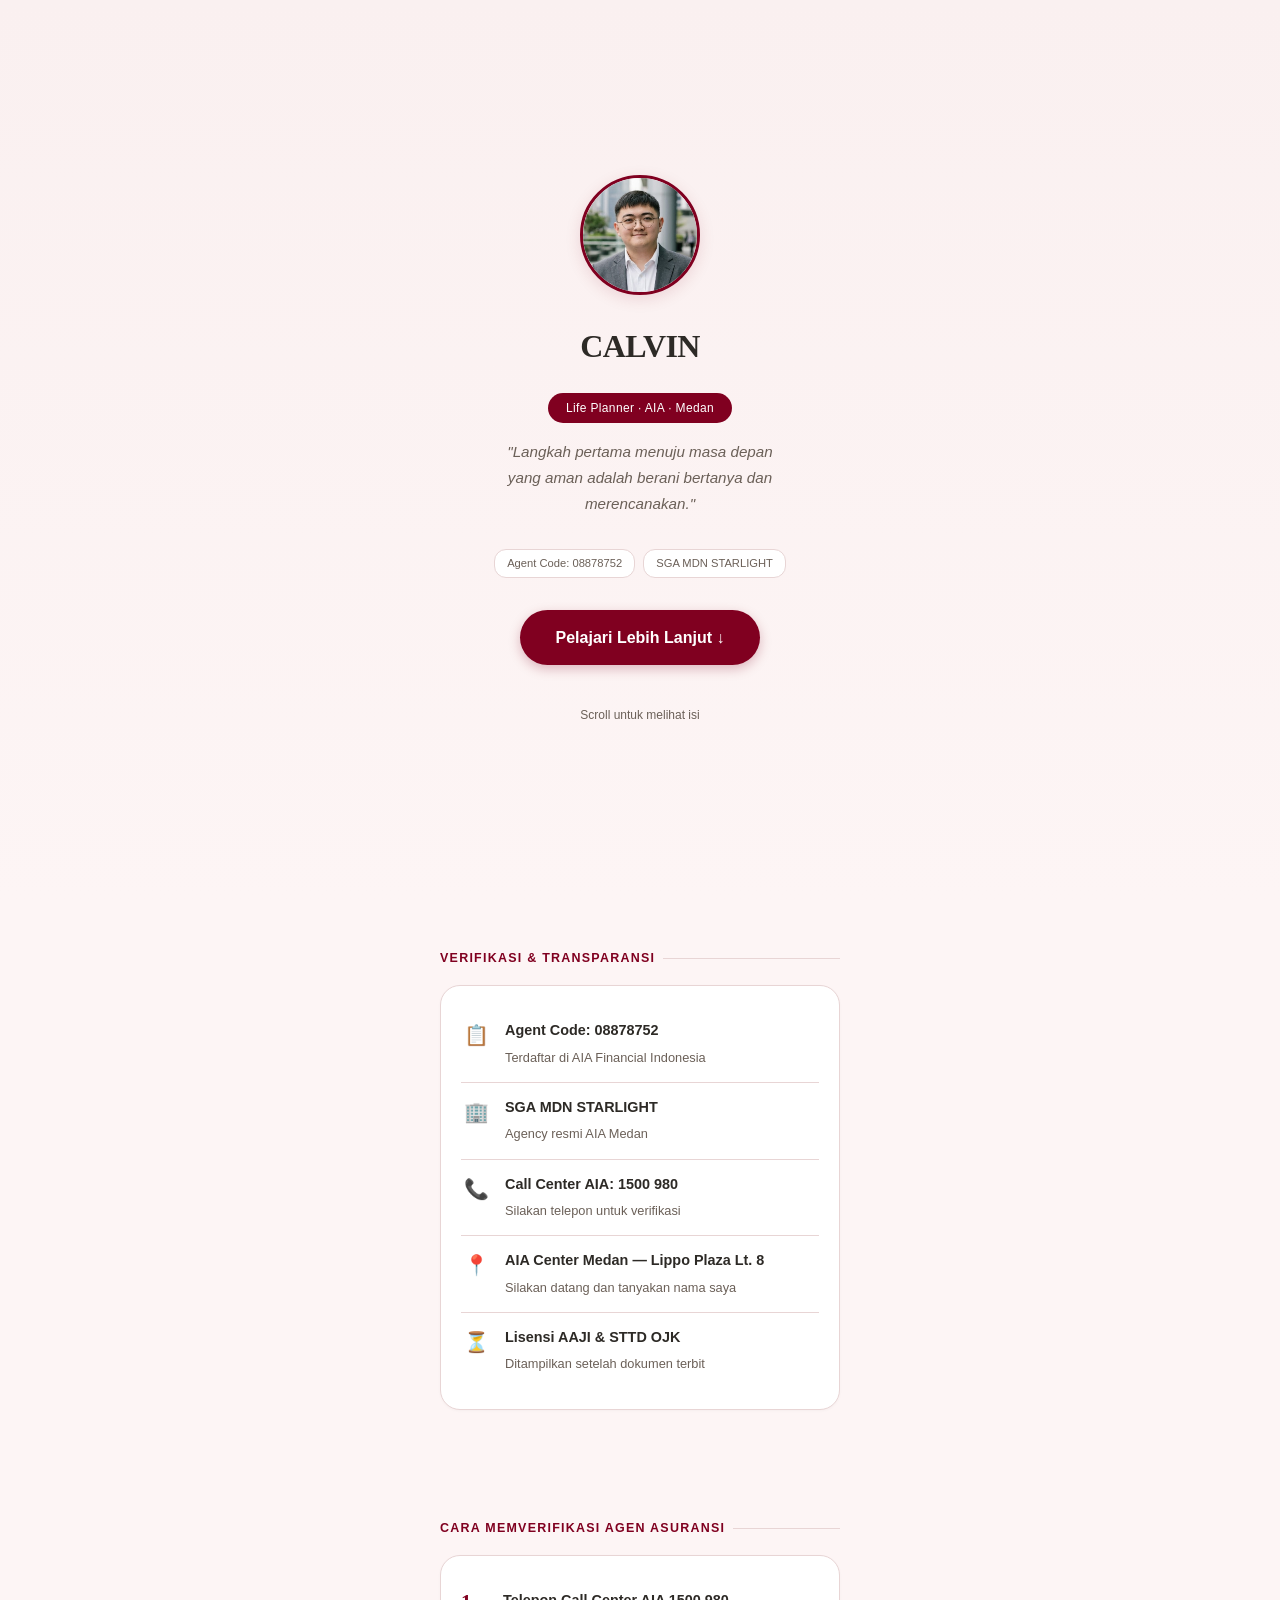
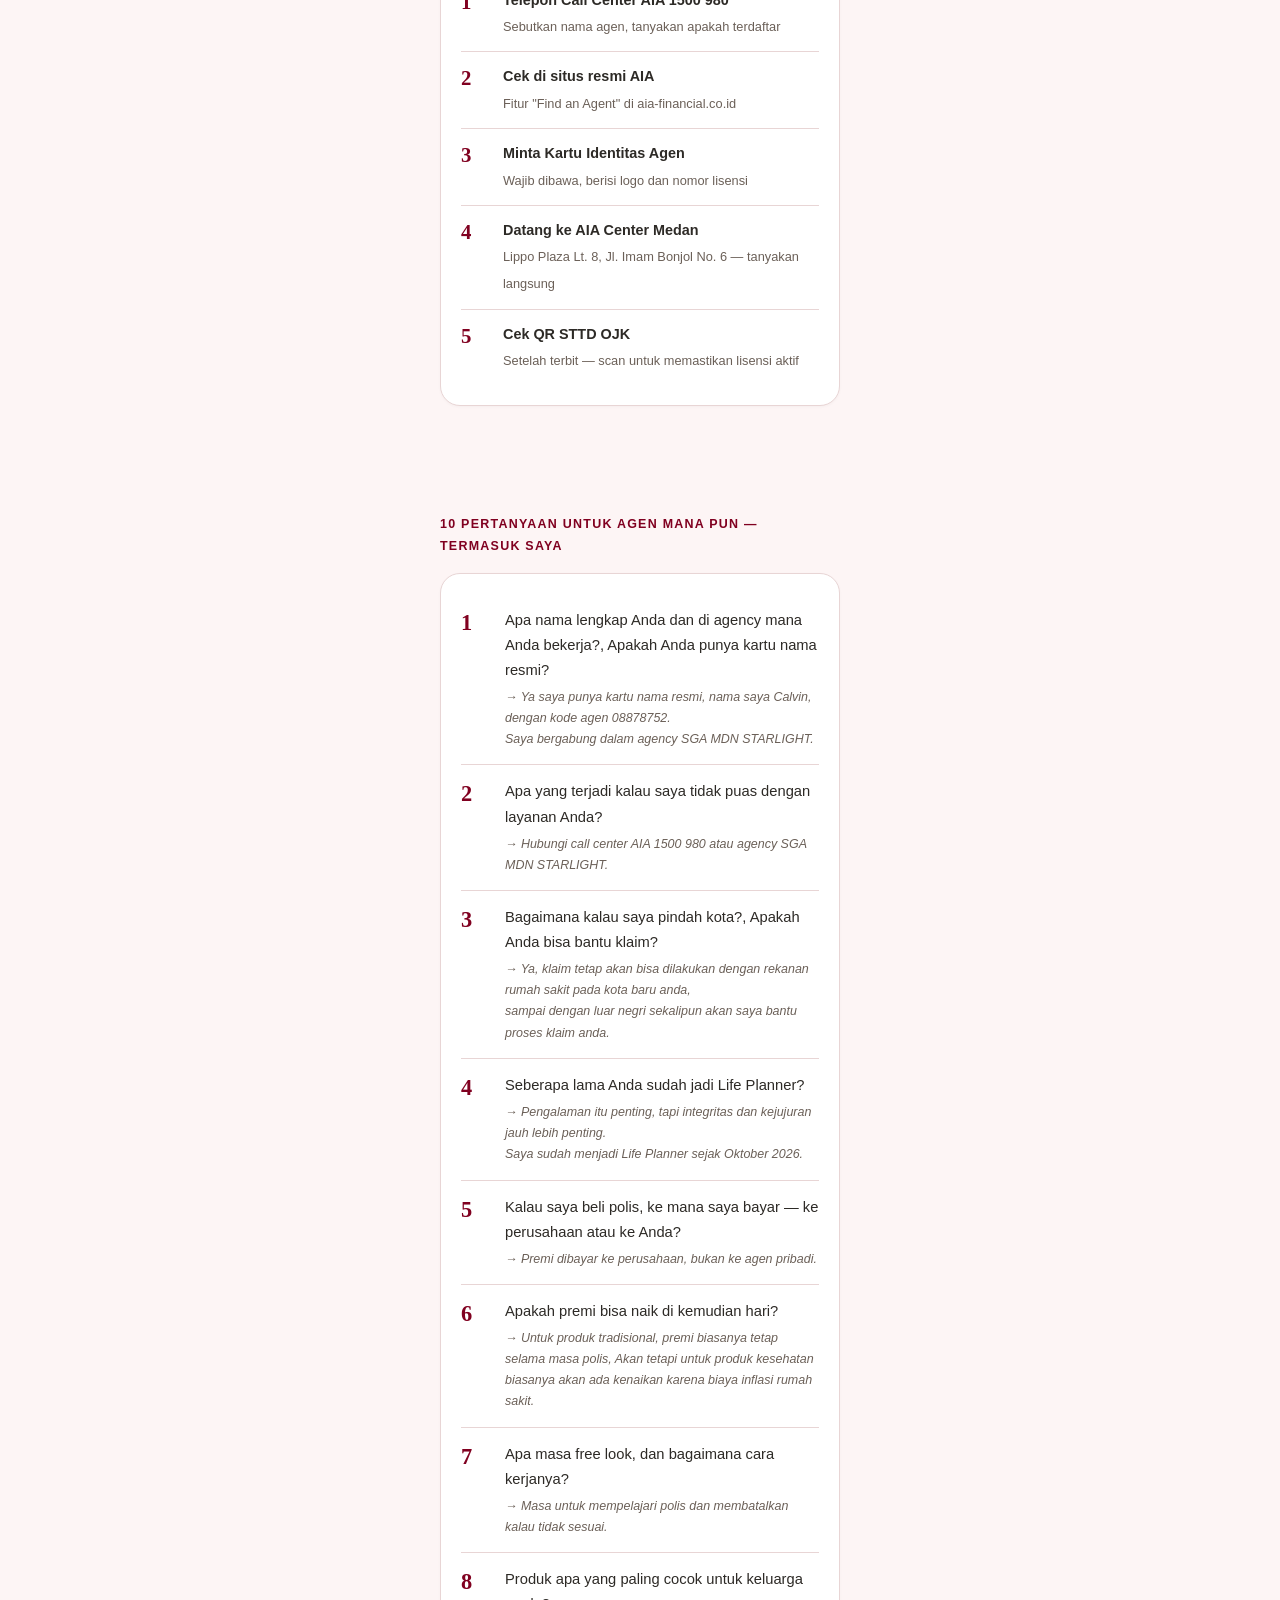
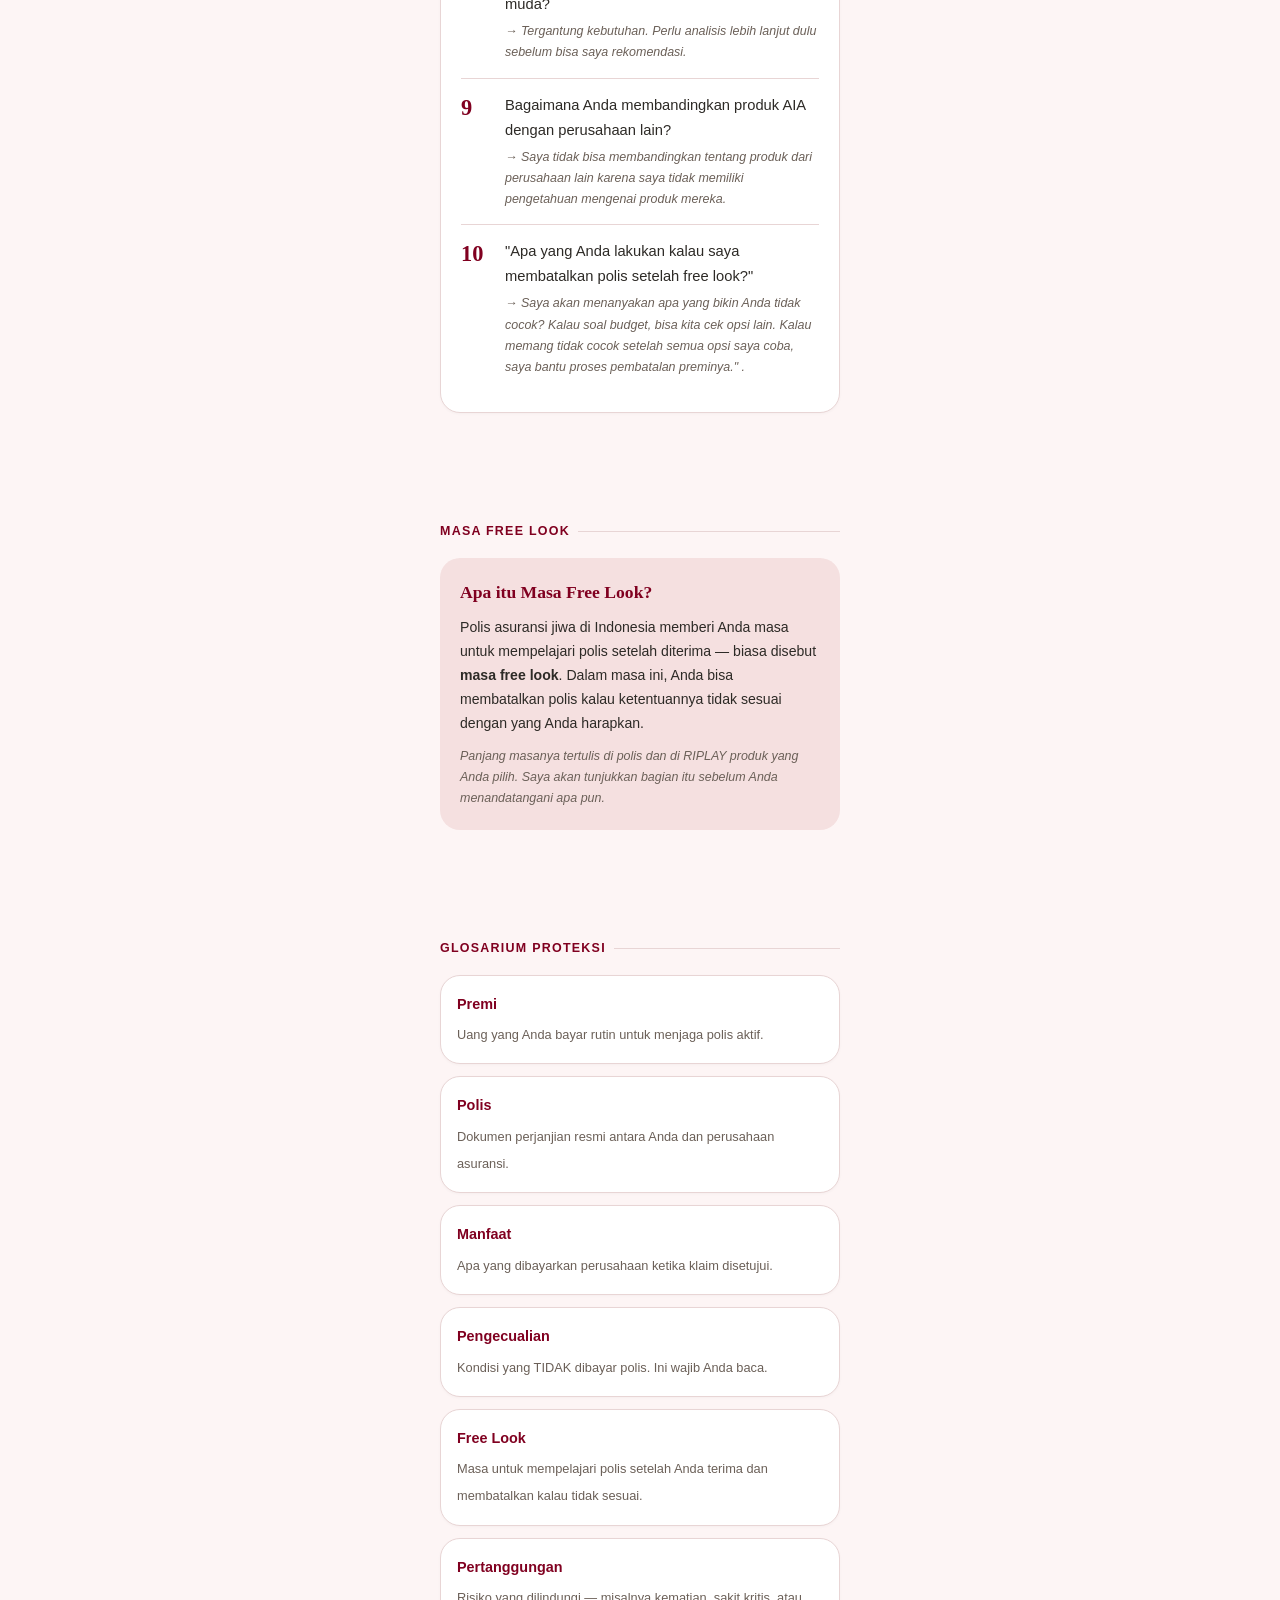
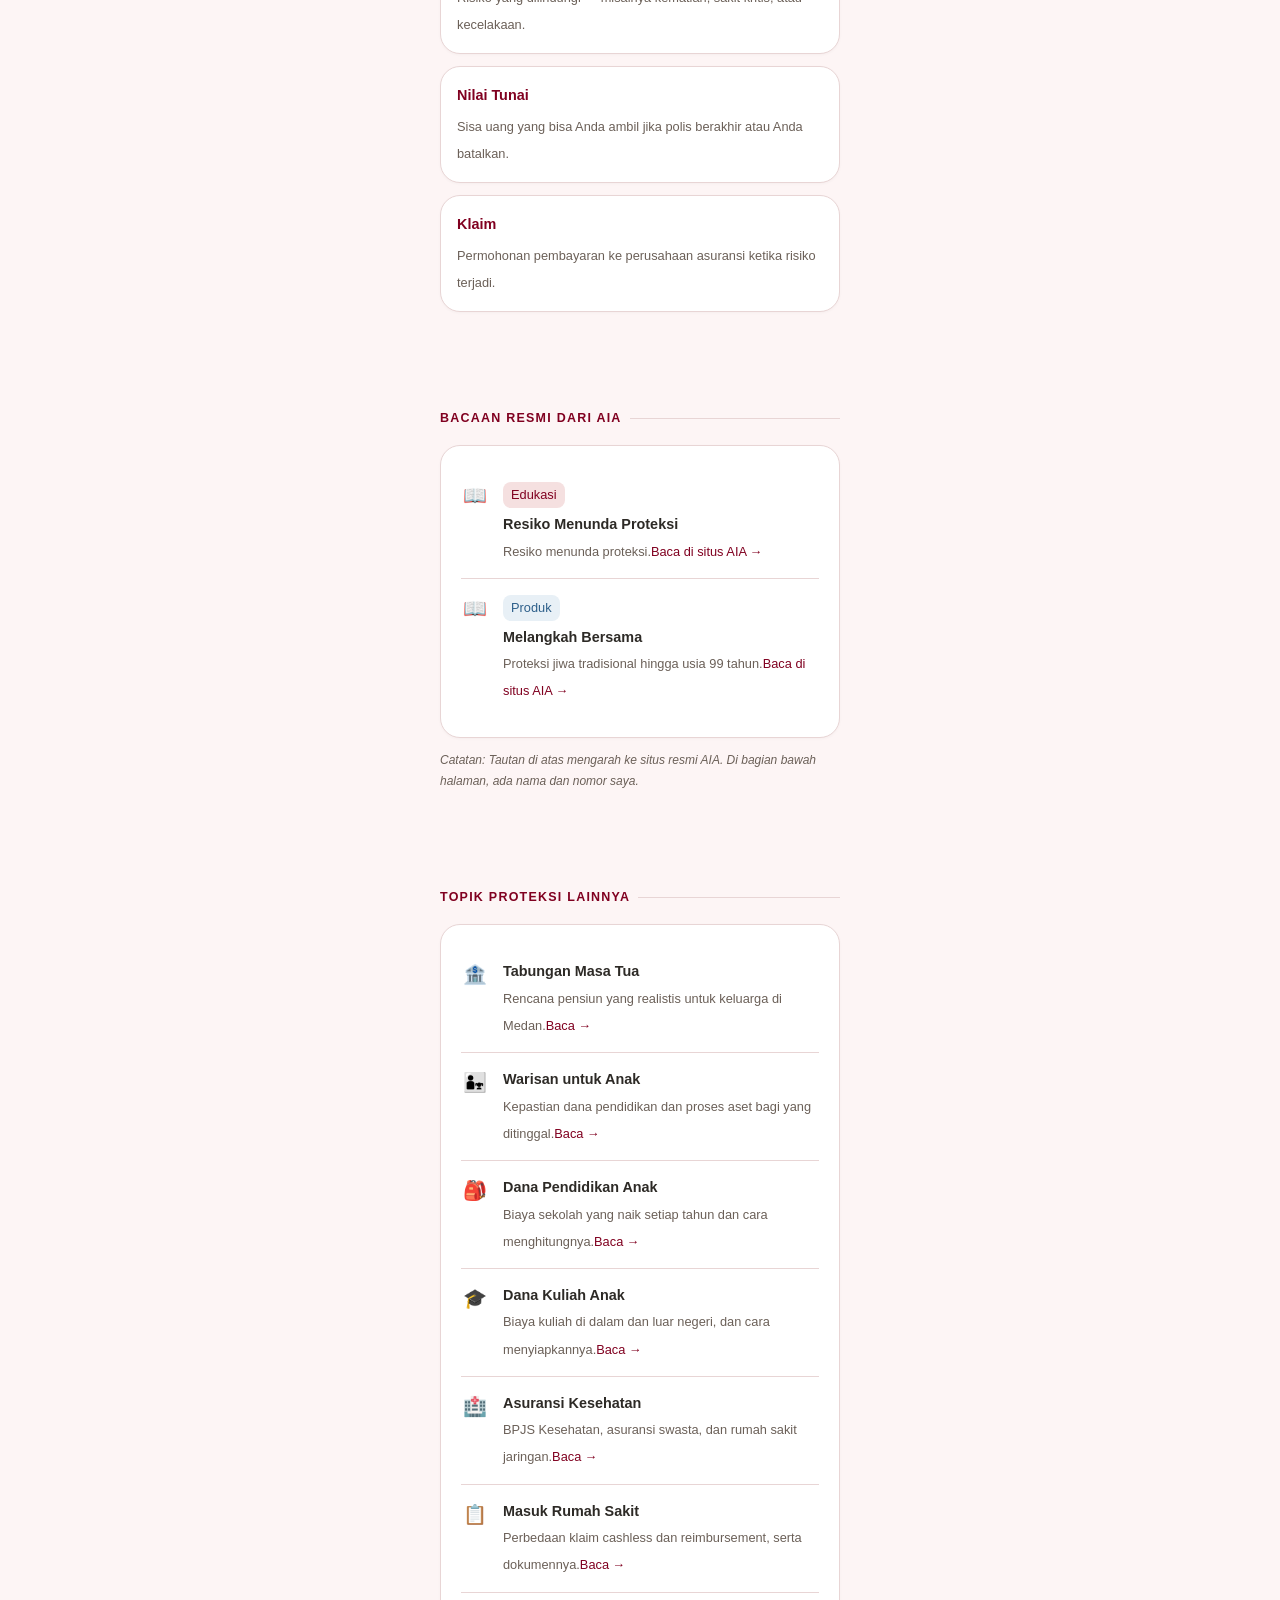
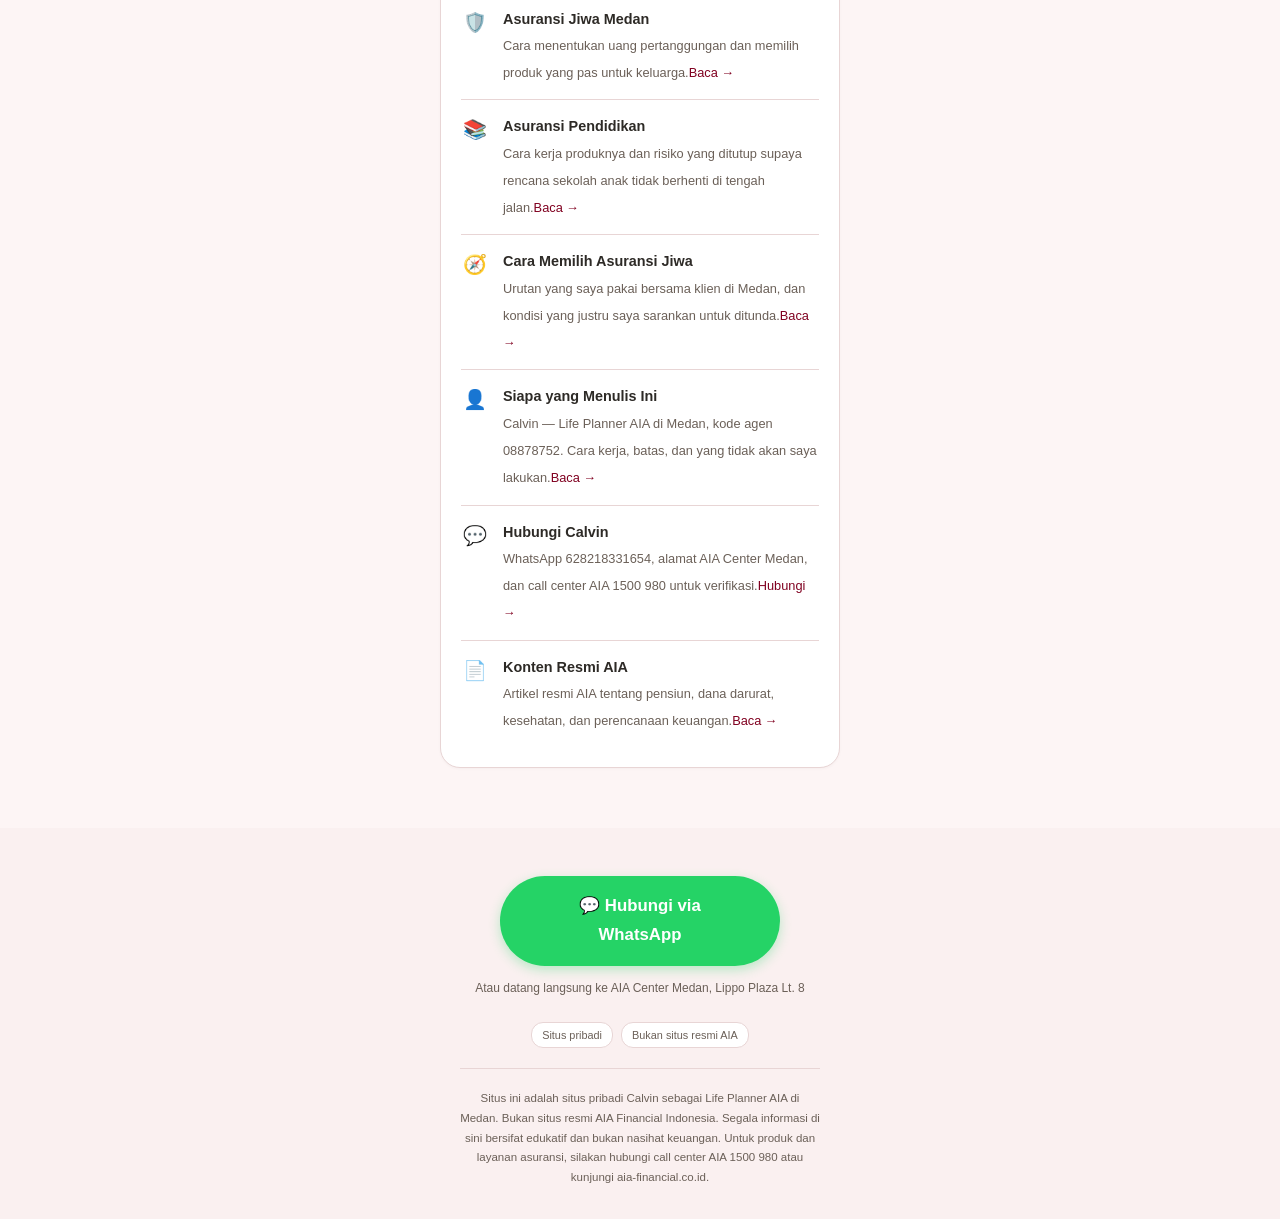
<file: index.html>
<!DOCTYPE html>
<html lang="id">
<head>
<meta charset="UTF-8">
<meta name="viewport" content="width=device-width, initial-scale=1.0">
<meta name="description" content="Situs pribadi Calvin, Life Planner AIA di Medan. Verifikasi, literasi proteksi, dan pertanyaan yang bisa Anda ajukan kepada siapa pun.">
<title>TanyaCalvin — Life Planner AIA di Medan</title>
<meta property="og:type" content="website">
<meta property="og:url" content="https://tanyacalvin.com/">
<meta property="og:title" content="TanyaCalvin — Life Planner AIA di Medan">
<meta property="og:description" content="Verifikasi, literasi proteksi, dan pertanyaan yang bisa Anda ajukan kepada agen mana pun.">
<meta property="og:image" content="https://tanyacalvin.com/foto-calvin.jpg">
<meta property="og:locale" content="id_ID">
<meta name="twitter:card" content="summary_large_image">
<meta name="theme-color" content="#800020">
<link rel="canonical" href="https://tanyacalvin.com/">
<link rel="icon" href="data:image/svg+xml,<svg xmlns='http://www.w3.org/2000/svg' viewBox='0 0 100 100'><text y='.9em' font-size='90'>🌿</text></svg>">
<link rel="stylesheet" href="style.css">
<script type="application/ld+json">
{
  "@context": "https://schema.org",
  "@graph": [
    {
      "@type": "WebSite",
      "@id": "https://tanyacalvin.com/#website",
      "url": "https://tanyacalvin.com/",
      "name": "TanyaCalvin",
      "inLanguage": "id",
      "publisher": {
        "@id": "https://tanyacalvin.com/#calvin"
      }
    },
    {
      "@type": "WebPage",
      "@id": "https://tanyacalvin.com/",
      "url": "https://tanyacalvin.com/",
      "name": "TanyaCalvin — Life Planner AIA di Medan",
      "inLanguage": "id",
      "isPartOf": {
        "@id": "https://tanyacalvin.com/#website"
      },
      "datePublished": "2026-10-14",
      "dateModified": "2026-10-26"
    },
    {
      "@type": "LocalBusiness",
      "@id": "https://tanyacalvin.com/#calvin",
      "name": "Calvin — Life Planner AIA Medan",
      "url": "https://tanyacalvin.com/tentang-calvin/",
      "telephone": "+628218331654",
      "image": "https://tanyacalvin.com/foto-calvin.jpg",
      "address": {
        "@type": "PostalAddress",
        "streetAddress": "AIA Center Medan, Lippo Plaza Lt. 8, Jl. Imam Bonjol No. 6",
        "addressLocality": "Medan",
        "addressRegion": "Sumatera Utara",
        "addressCountry": "ID"
      },
      "makesOffer": [
        {
          "@type": "Offer",
          "itemOffered": {
            "@type": "Service",
            "name": "Konsultasi asuransi jiwa"
          }
        },
        {
          "@type": "Offer",
          "itemOffered": {
            "@type": "Service",
            "name": "Perencanaan dana pendidikan anak"
          }
        },
        {
          "@type": "Offer",
          "itemOffered": {
            "@type": "Service",
            "name": "Perencanaan tabungan masa tua"
          }
        }
      ]
    },
    {
      "@type": "BreadcrumbList",
      "itemListElement": [
        {
          "@type": "ListItem",
          "position": 1,
          "name": "Beranda",
          "item": "https://tanyacalvin.com/"
        }
      ]
    }
  ]
}
</script>
</head>
<body>

<!-- ===== HEADER / HERO ===== -->
<section class="hero">
<img src="foto-calvin.jpg" alt="Calvin - Life Planner AIA" class="hero-avatar">
  <h1>CALVIN</h1>
  <span class="hero-role">Life Planner · AIA · Medan</span>
  <p class="hero-tagline">"Langkah pertama menuju masa depan yang aman adalah berani bertanya dan merencanakan."</p>
  <div class="hero-badges">
    <span class="hero-badge">Agent Code: 08878752</span>
    <span class="hero-badge">SGA MDN STARLIGHT</span>
  </div>
  <a href="#body" class="hero-cta">Pelajari Lebih Lanjut ↓</a>
  <div class="hero-scroll">Scroll untuk melihat isi</div>
</section>

<!-- ===== BODY ===== -->
<div class="wrap" id="body">

  <section class="body-section" id="verifikasi">
    <h2 class="sec-title">Verifikasi & Transparansi</h2>
    <div class="card">
      <div class="verify-item">
        <div class="verify-icon">📋</div>
        <div class="verify-text">
          <strong>Agent Code: 08878752</strong>
          <span>Terdaftar di AIA Financial Indonesia</span>
        </div>
      </div>
      <div class="verify-item">
        <div class="verify-icon">🏢</div>
        <div class="verify-text">
          <strong>SGA MDN STARLIGHT</strong>
          <span>Agency resmi AIA Medan</span>
        </div>
      </div>
      <div class="verify-item">
        <div class="verify-icon">📞</div>
        <div class="verify-text">
          <strong>Call Center AIA: 1500 980</strong>
          <span>Silakan telepon untuk verifikasi</span>
        </div>
      </div>
      <div class="verify-item">
        <div class="verify-icon">📍</div>
        <div class="verify-text">
          <strong>AIA Center Medan — Lippo Plaza Lt. 8</strong>
          <span>Silakan datang dan tanyakan nama saya</span>
        </div>
      </div>
      <div class="verify-item">
        <div class="verify-icon">⏳</div>
        <div class="verify-text">
          <strong>Lisensi AAJI & STTD OJK</strong>
          <span>Ditampilkan setelah dokumen terbit</span>
        </div>
      </div>
    </div>
  </section>

  <section class="body-section" id="cara-verifikasi">
    <h2 class="sec-title">Cara Memverifikasi Agen Asuransi</h2>
    <div class="card">
      <div class="step-item">
        <div class="step-num">1</div>
        <div class="step-text">
          <strong>Telepon Call Center AIA 1500 980</strong>
          <span>Sebutkan nama agen, tanyakan apakah terdaftar</span>
        </div>
      </div>
      <div class="step-item">
        <div class="step-num">2</div>
        <div class="step-text">
          <strong>Cek di situs resmi AIA</strong>
          <span>Fitur "Find an Agent" di aia-financial.co.id</span>
        </div>
      </div>
      <div class="step-item">
        <div class="step-num">3</div>
        <div class="step-text">
          <strong>Minta Kartu Identitas Agen</strong>
          <span>Wajib dibawa, berisi logo dan nomor lisensi</span>
        </div>
      </div>
      <div class="step-item">
        <div class="step-num">4</div>
        <div class="step-text">
          <strong>Datang ke AIA Center Medan</strong>
          <span>Lippo Plaza Lt. 8, Jl. Imam Bonjol No. 6 — tanyakan langsung</span>
        </div>
      </div>
      <div class="step-item">
        <div class="step-num">5</div>
        <div class="step-text">
          <strong>Cek QR STTD OJK</strong>
          <span>Setelah terbit — scan untuk memastikan lisensi aktif</span>
        </div>
      </div>
    </div>
  </section>

  <section class="body-section" id="pertanyaan">
    <h2 class="sec-title">10 Pertanyaan untuk Agen Mana Pun — Termasuk Saya</h2>
    <div class="card">
      <div class="q-item">
        <div class="q-num">1</div>
        <div class="q-text">Apa nama lengkap Anda dan di agency mana Anda bekerja?, Apakah Anda punya kartu nama resmi?
          <div class="q-why">→ Ya saya punya kartu nama resmi, nama saya Calvin, dengan kode agen 08878752. <br>
            Saya bergabung dalam agency SGA MDN STARLIGHT.</div>
        </div>
      </div>
      <div class="q-item">
        <div class="q-num">2</div>
        <div class="q-text">Apa yang terjadi kalau saya tidak puas dengan layanan Anda?
          <div class="q-why">→ Hubungi call center AIA 1500 980 atau agency SGA MDN STARLIGHT.</div>
        </div>
      </div>
      <div class="q-item">
        <div class="q-num">3</div>
        <div class="q-text">Bagaimana kalau saya pindah kota?, Apakah Anda bisa bantu klaim?
          <div class="q-why">→ Ya, klaim tetap akan bisa dilakukan dengan rekanan rumah sakit pada kota baru anda, <br>
             sampai dengan luar negri sekalipun akan saya bantu proses klaim anda.</div>
        </div>
      </div>
      <div class="q-item">
        <div class="q-num">4</div>
        <div class="q-text">Seberapa lama Anda sudah jadi Life Planner?
          <div class="q-why">→ Pengalaman itu penting, tapi integritas dan kejujuran jauh lebih penting. <br>
            Saya sudah menjadi Life Planner sejak Oktober 2026.</div>
        </div>
      </div>
      <div class="q-item">
        <div class="q-num">5</div>
        <div class="q-text">Kalau saya beli polis, ke mana saya bayar — ke perusahaan atau ke Anda?
          <div class="q-why">→ Premi dibayar ke perusahaan, bukan ke agen pribadi.</div>
        </div>
      </div>
      <div class="q-item">
        <div class="q-num">6</div>
        <div class="q-text">Apakah premi bisa naik di kemudian hari?
          <div class="q-why">→ Untuk produk tradisional, premi biasanya tetap selama masa polis, Akan tetapi untuk produk kesehatan biasanya akan ada kenaikan karena biaya inflasi rumah sakit.</div>
        </div>
      </div>
      <div class="q-item">
        <div class="q-num">7</div>
        <div class="q-text">Apa masa free look, dan bagaimana cara kerjanya?
          <div class="q-why">→ Masa untuk mempelajari polis dan membatalkan kalau tidak sesuai.</div>
        </div>
      </div>
      <div class="q-item">
        <div class="q-num">8</div>
        <div class="q-text">Produk apa yang paling cocok untuk keluarga muda?
          <div class="q-why">→ Tergantung kebutuhan. Perlu analisis lebih lanjut dulu sebelum bisa saya rekomendasi.</div>
        </div>
      </div>
      <div class="q-item">
        <div class="q-num">9</div>
        <div class="q-text">Bagaimana Anda membandingkan produk AIA dengan perusahaan lain?
          <div class="q-why">→ Saya tidak bisa membandingkan tentang produk dari perusahaan lain karena saya tidak memiliki pengetahuan mengenai produk mereka.</div>
        </div>
      </div>
      <div class="q-item">
        <div class="q-num">10</div>
        <div class="q-text">"Apa yang Anda lakukan kalau saya membatalkan polis setelah free look?"
          <div class="q-why">→ Saya akan menanyakan apa yang bikin Anda tidak cocok? Kalau soal budget, bisa kita cek opsi lain. Kalau memang tidak cocok setelah semua opsi saya coba, saya bantu proses pembatalan preminya." .</div>
        </div>
      </div>
    </div>
  </section>

  <section class="body-section" id="free-look">
    <h2 class="sec-title">Masa Free Look</h2>
    <div class="free-look">
      <h3>Apa itu Masa Free Look?</h3>
      <p>Polis asuransi jiwa di Indonesia memberi Anda masa untuk mempelajari polis setelah diterima — biasa disebut <strong>masa free look</strong>. Dalam masa ini, Anda bisa membatalkan polis kalau ketentuannya tidak sesuai dengan yang Anda harapkan.</p>
      <p class="note">Panjang masanya tertulis di polis dan di RIPLAY produk yang Anda pilih. Saya akan tunjukkan bagian itu sebelum Anda menandatangani apa pun.</p>
    </div>
  </section>

  <section class="body-section" id="glosarium">
    <h2 class="sec-title">Glosarium Proteksi</h2>
    <div class="gloss">
      <div class="gloss-item"><strong>Premi</strong><span>Uang yang Anda bayar rutin untuk menjaga polis aktif.</span></div>
      <div class="gloss-item"><strong>Polis</strong><span>Dokumen perjanjian resmi antara Anda dan perusahaan asuransi.</span></div>
      <div class="gloss-item"><strong>Manfaat</strong><span>Apa yang dibayarkan perusahaan ketika klaim disetujui.</span></div>
      <div class="gloss-item"><strong>Pengecualian</strong><span>Kondisi yang TIDAK dibayar polis. Ini wajib Anda baca.</span></div>
      <div class="gloss-item"><strong>Free Look</strong><span>Masa untuk mempelajari polis setelah Anda terima dan membatalkan kalau tidak sesuai.</span></div>
      <div class="gloss-item"><strong>Pertanggungan</strong><span>Risiko yang dilindungi — misalnya kematian, sakit kritis, atau kecelakaan.</span></div>
      <div class="gloss-item"><strong>Nilai Tunai</strong><span>Sisa uang yang bisa Anda ambil jika polis berakhir atau Anda batalkan.</span></div>
      <div class="gloss-item"><strong>Klaim</strong><span>Permohonan pembayaran ke perusahaan asuransi ketika risiko terjadi.</span></div>
    </div>
  </section>

  <section class="body-section" id="bacaan-resmi">
    <h2 class="sec-title">Bacaan Resmi dari AIA</h2>
    <div class="card" id="articles-container">
      <!-- Articles rendered by JavaScript -->
    </div>
    <p style="font-size:.75rem;color:var(--muted);margin-top:8px;font-style:italic;">Catatan: Tautan di atas mengarah ke situs resmi AIA. Di bagian bawah halaman, ada nama dan nomor saya.</p>
  </section>
  <section class="body-section" id="topik">
    <h2 class="sec-title">Topik Proteksi Lainnya</h2>
    <div class="card">
      <div class="reading-item"><div class="reading-icon">🏦</div><div class="reading-text"><strong>Tabungan Masa Tua</strong><span>Rencana pensiun yang realistis untuk keluarga di Medan.</span><a href="tabungan-masa-tua/">Baca →</a></div></div>
      <div class="reading-item"><div class="reading-icon">👨‍👧</div><div class="reading-text"><strong>Warisan untuk Anak</strong><span>Kepastian dana pendidikan dan proses aset bagi yang ditinggal.</span><a href="warisan-anak/">Baca →</a></div></div>
      <div class="reading-item"><div class="reading-icon">🎒</div><div class="reading-text"><strong>Dana Pendidikan Anak</strong><span>Biaya sekolah yang naik setiap tahun dan cara menghitungnya.</span><a href="dana-pendidikan-anak/">Baca →</a></div></div>
      <div class="reading-item"><div class="reading-icon">🎓</div><div class="reading-text"><strong>Dana Kuliah Anak</strong><span>Biaya kuliah di dalam dan luar negeri, dan cara menyiapkannya.</span><a href="dana-kuliah-anak/">Baca →</a></div></div>
      <div class="reading-item"><div class="reading-icon">🏥</div><div class="reading-text"><strong>Asuransi Kesehatan</strong><span>BPJS Kesehatan, asuransi swasta, dan rumah sakit jaringan.</span><a href="kesehatan/">Baca →</a></div></div>
      <div class="reading-item"><div class="reading-icon">📋</div><div class="reading-text"><strong>Masuk Rumah Sakit</strong><span>Perbedaan klaim cashless dan reimbursement, serta dokumennya.</span><a href="masuk-rumah-sakit/">Baca →</a></div></div>
      <div class="reading-item"><div class="reading-icon">🛡️</div><div class="reading-text"><strong>Asuransi Jiwa Medan</strong><span>Cara menentukan uang pertanggungan dan memilih produk yang pas untuk keluarga.</span><a href="asuransi-jiwa-medan/">Baca →</a></div></div>
      <div class="reading-item"><div class="reading-icon">📚</div><div class="reading-text"><strong>Asuransi Pendidikan</strong><span>Cara kerja produknya dan risiko yang ditutup supaya rencana sekolah anak tidak berhenti di tengah jalan.</span><a href="asuransi-pendidikan/">Baca →</a></div></div>
      <div class="reading-item"><div class="reading-icon">🧭</div><div class="reading-text"><strong>Cara Memilih Asuransi Jiwa</strong><span>Urutan yang saya pakai bersama klien di Medan, dan kondisi yang justru saya sarankan untuk ditunda.</span><a href="cara-memilih-asuransi-jiwa/">Baca →</a></div></div>
      <div class="reading-item"><div class="reading-icon">👤</div><div class="reading-text"><strong>Siapa yang Menulis Ini</strong><span>Calvin — Life Planner AIA di Medan, kode agen 08878752. Cara kerja, batas, dan yang tidak akan saya lakukan.</span><a href="tentang-calvin/">Baca →</a></div></div>
      <div class="reading-item"><div class="reading-icon">💬</div><div class="reading-text"><strong>Hubungi Calvin</strong><span>WhatsApp 628218331654, alamat AIA Center Medan, dan call center AIA 1500 980 untuk verifikasi.</span><a href="kontak/">Hubungi →</a></div></div>
  <div class="reading-item"><div class="reading-icon">📄</div><div class="reading-text"><strong>Konten Resmi AIA</strong><span>Artikel resmi AIA tentang pensiun, dana darurat, kesehatan, dan perencanaan keuangan.</span><a href="konten-aia/">Baca →</a></div></div>
    </div>
  </section>


</div>

<!-- ===== FOOTER ===== -->
<footer class="footer">
  <div class="wrap">
    <a href="https://wa.me/628218331654" class="footer-cta">💬 Hubungi via WhatsApp</a>
    <p class="footer-note">Atau datang langsung ke AIA Center Medan, Lippo Plaza Lt. 8</p>
    <div class="footer-badges">
      <span class="footer-badge">Situs pribadi</span>
      <span class="footer-badge">Bukan situs resmi AIA</span>
    </div>
    <div class="footer-disclaimer">
      Situs ini adalah situs pribadi Calvin sebagai Life Planner AIA di Medan. Bukan situs resmi AIA Financial Indonesia. Segala informasi di sini bersifat edukatif dan bukan nasihat keuangan. Untuk produk dan layanan asuransi, silakan hubungi call center AIA 1500 980 atau kunjungi aia-financial.co.id.
    </div>
  </div>
</footer>

<!-- ===== ARTICLES CONFIG ===== -->
<script src="articles.js"></script>
<script>
(function() {
  var container = document.getElementById('articles-container');
  if (!container || typeof articles === 'undefined') return;

  articles.forEach(function(article) {
    var item = document.createElement('div');
    item.className = 'reading-item';

    var icon = document.createElement('div');
    icon.className = 'reading-icon';
    icon.textContent = '📖';

    var text = document.createElement('div');
    text.className = 'reading-text';

    var type = document.createElement('span');
    type.className = 'reading-type ' + article.type;
    type.textContent = article.type === 'edukasi' ? 'Edukasi' : 'Produk';

    var title = document.createElement('strong');
    title.textContent = article.title;

    var summary = document.createElement('span');
    summary.textContent = article.summary;

    var link = document.createElement('a');
    link.href = article.link;
    link.target = '_blank';
    link.rel = 'noopener';
    link.textContent = 'Baca di situs AIA →';

    text.appendChild(type);
    text.appendChild(title);
    text.appendChild(summary);
    text.appendChild(link);

    item.appendChild(icon);
    item.appendChild(text);
    container.appendChild(item);
  });
})();
</script>


<!-- ===== FLOATING WHATSAPP BUTTON ===== -->
<a href="https://wa.me/628218331654" class="fab-wa" target="_blank" rel="noopener" aria-label="Chat WhatsApp">
  <svg viewBox="0 0 24 24" xmlns="http://www.w3.org/2000/svg">
    <path d="M17.472 14.382c-.297-.149-1.758-.867-2.03-.967-.273-.099-.471-.148-.67.15-.197.297-.767.966-.94 1.164-.173.199-.347.223-.644.075-.297-.15-1.255-.463-2.39-1.475-.883-.788-1.48-1.761-1.653-2.059-.173-.297-.018-.458.13-.606.134-.133.298-.347.446-.52.149-.174.198-.298.298-.497.099-.198.05-.371-.025-.52-.075-.149-.669-1.612-.916-2.207-.242-.579-.487-.5-.669-.51-.173-.008-.371-.01-.57-.01-.198 0-.52.074-.792.372-.272.297-1.04 1.016-1.04 2.479 0 1.462 1.065 2.875 1.213 3.074.149.198 2.096 3.2 5.077 4.487.709.306 1.262.489 1.694.625.712.227 1.36.195 1.871.118.571-.085 1.758-.719 2.006-1.413.248-.694.248-1.289.173-1.413-.074-.124-.272-.198-.57-.347m-5.421 7.403h-.004a9.87 9.87 0 01-5.031-1.378l-.361-.214-3.741.982.998-3.648-.235-.374a9.86 9.86 0 01-1.51-5.26c.001-5.45 4.436-9.884 9.888-9.884 2.64 0 5.122 1.03 6.988 2.898a9.825 9.825 0 012.893 6.994c-.003 5.45-4.437 9.884-9.885 9.884m8.413-18.297A11.815 11.815 0 0012.05 0C5.495 0 .16 5.335.157 11.892c0 2.096.547 4.142 1.588 5.945L.057 24l6.305-1.654a11.882 11.882 0 005.683 1.448h.005c6.554 0 11.89-5.335 11.893-11.893a11.821 11.821 0 00-3.48-8.413z"/>
  </svg>
</a>

</body>
</html>
</file>
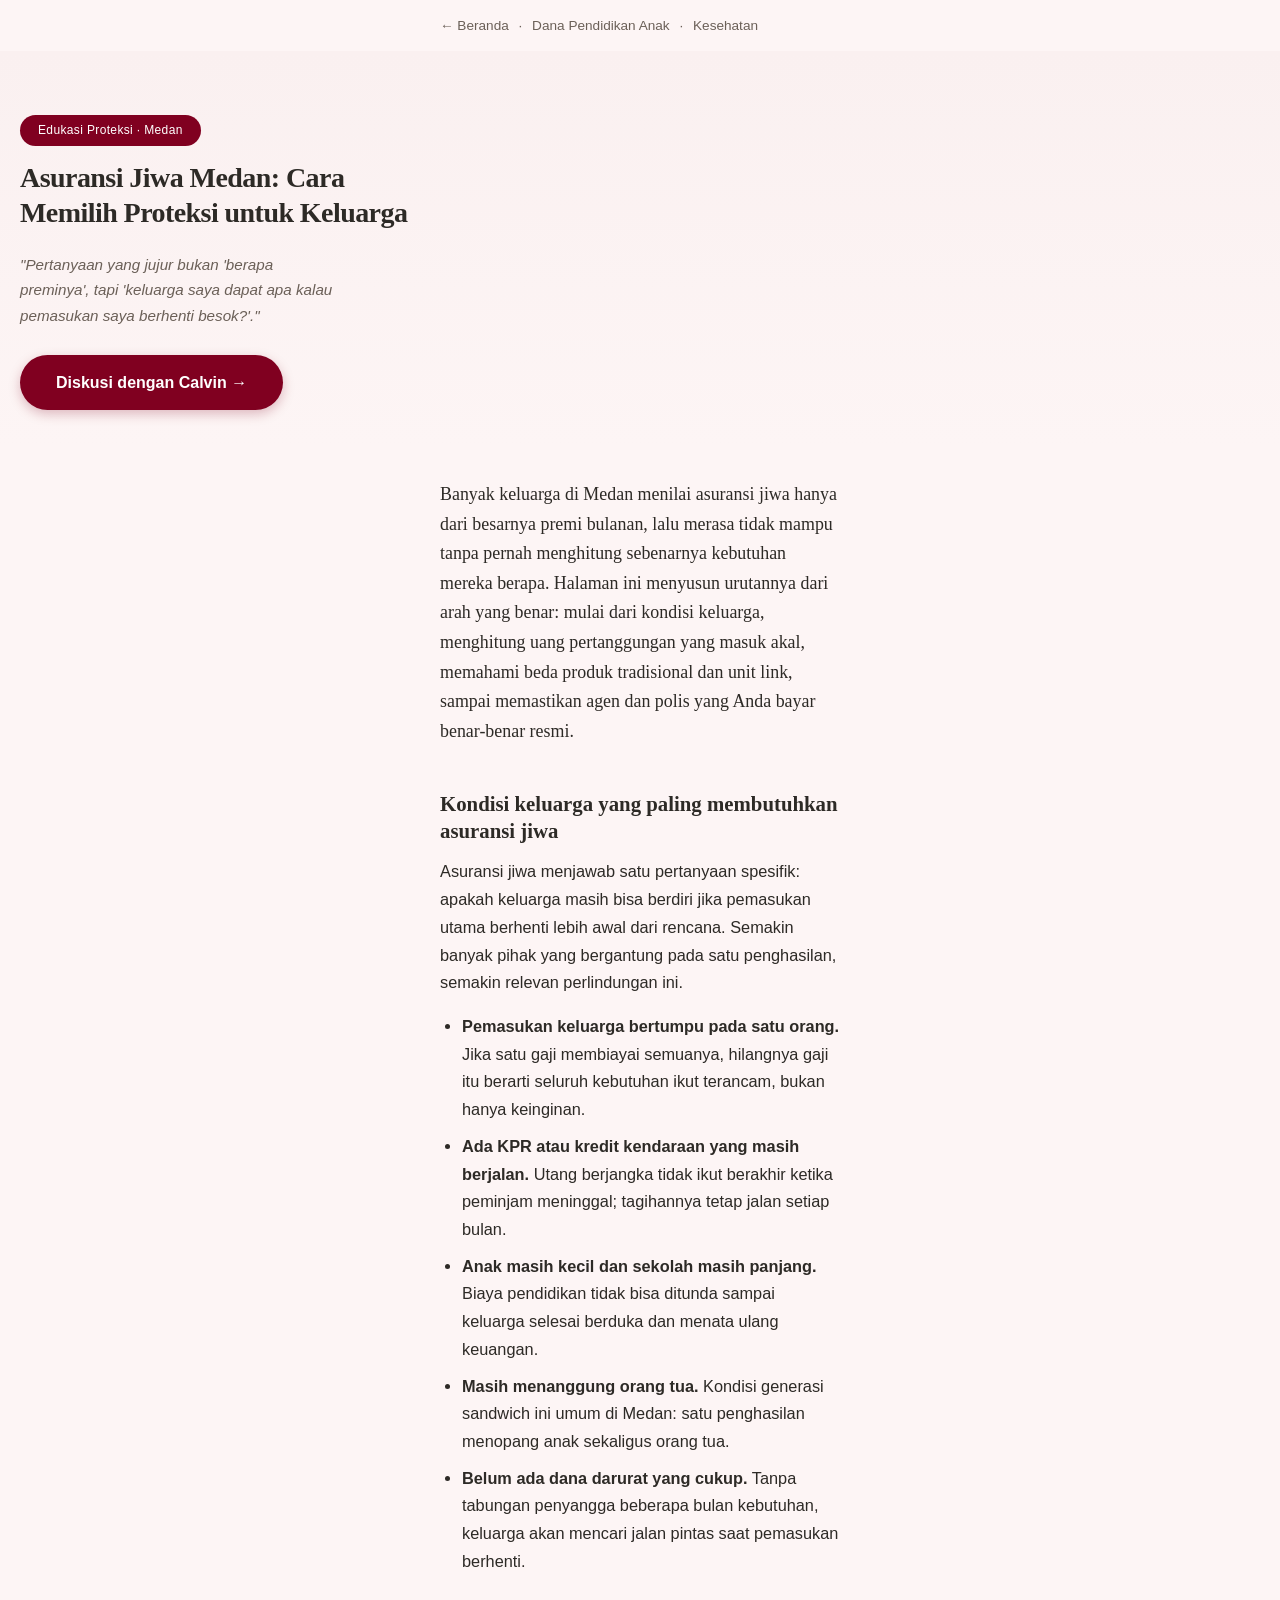
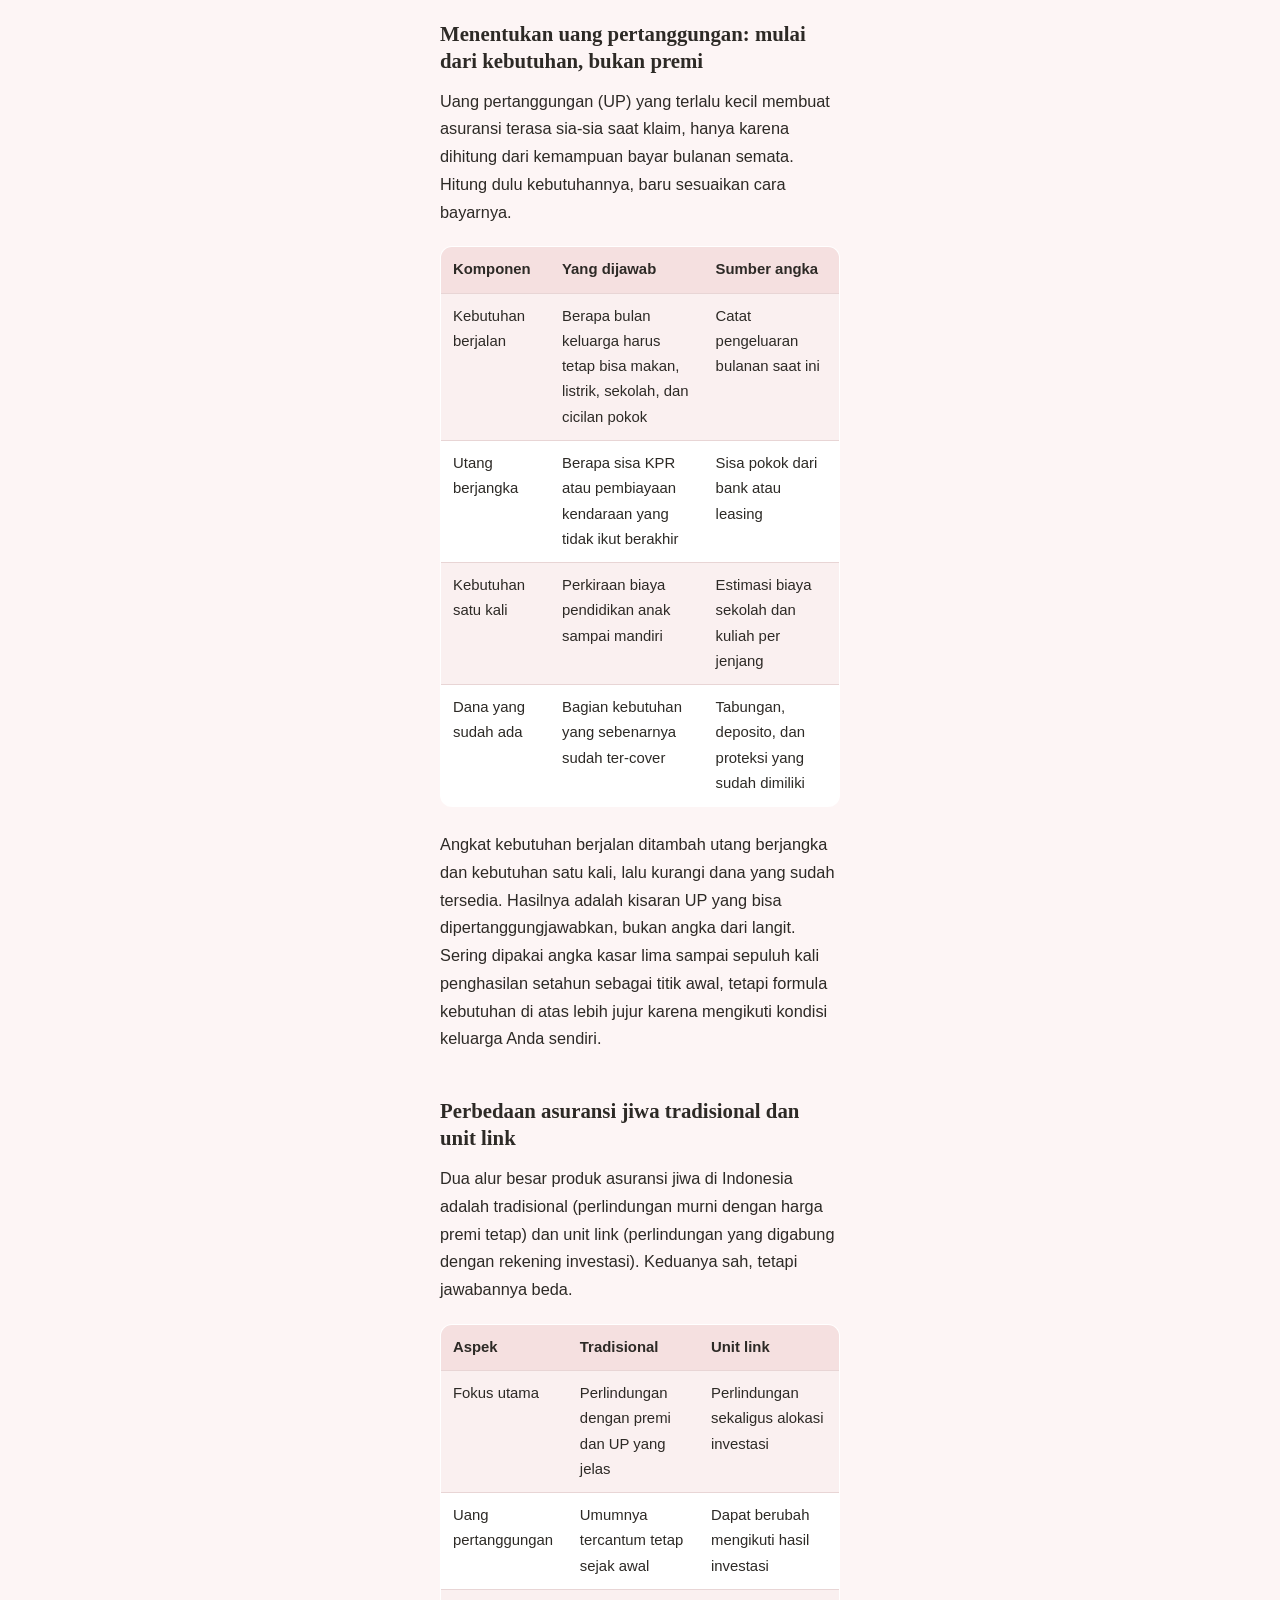
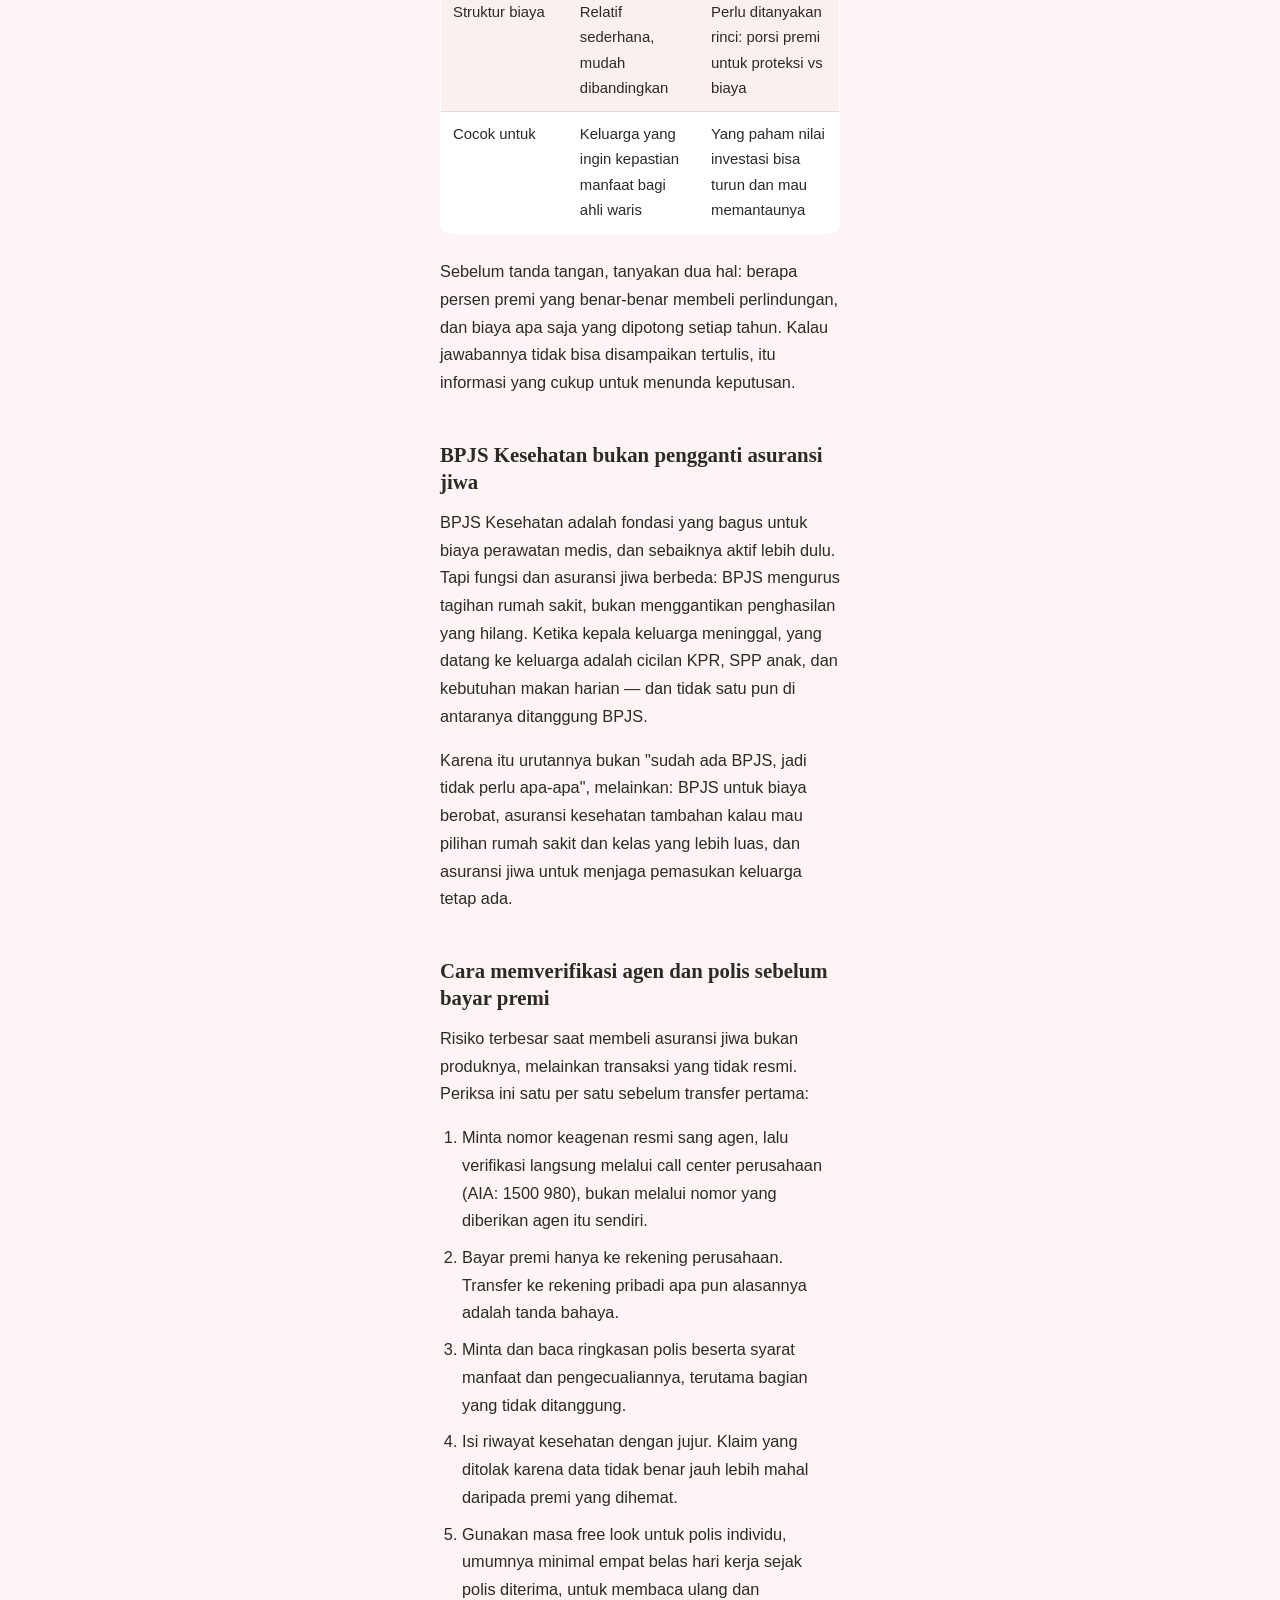
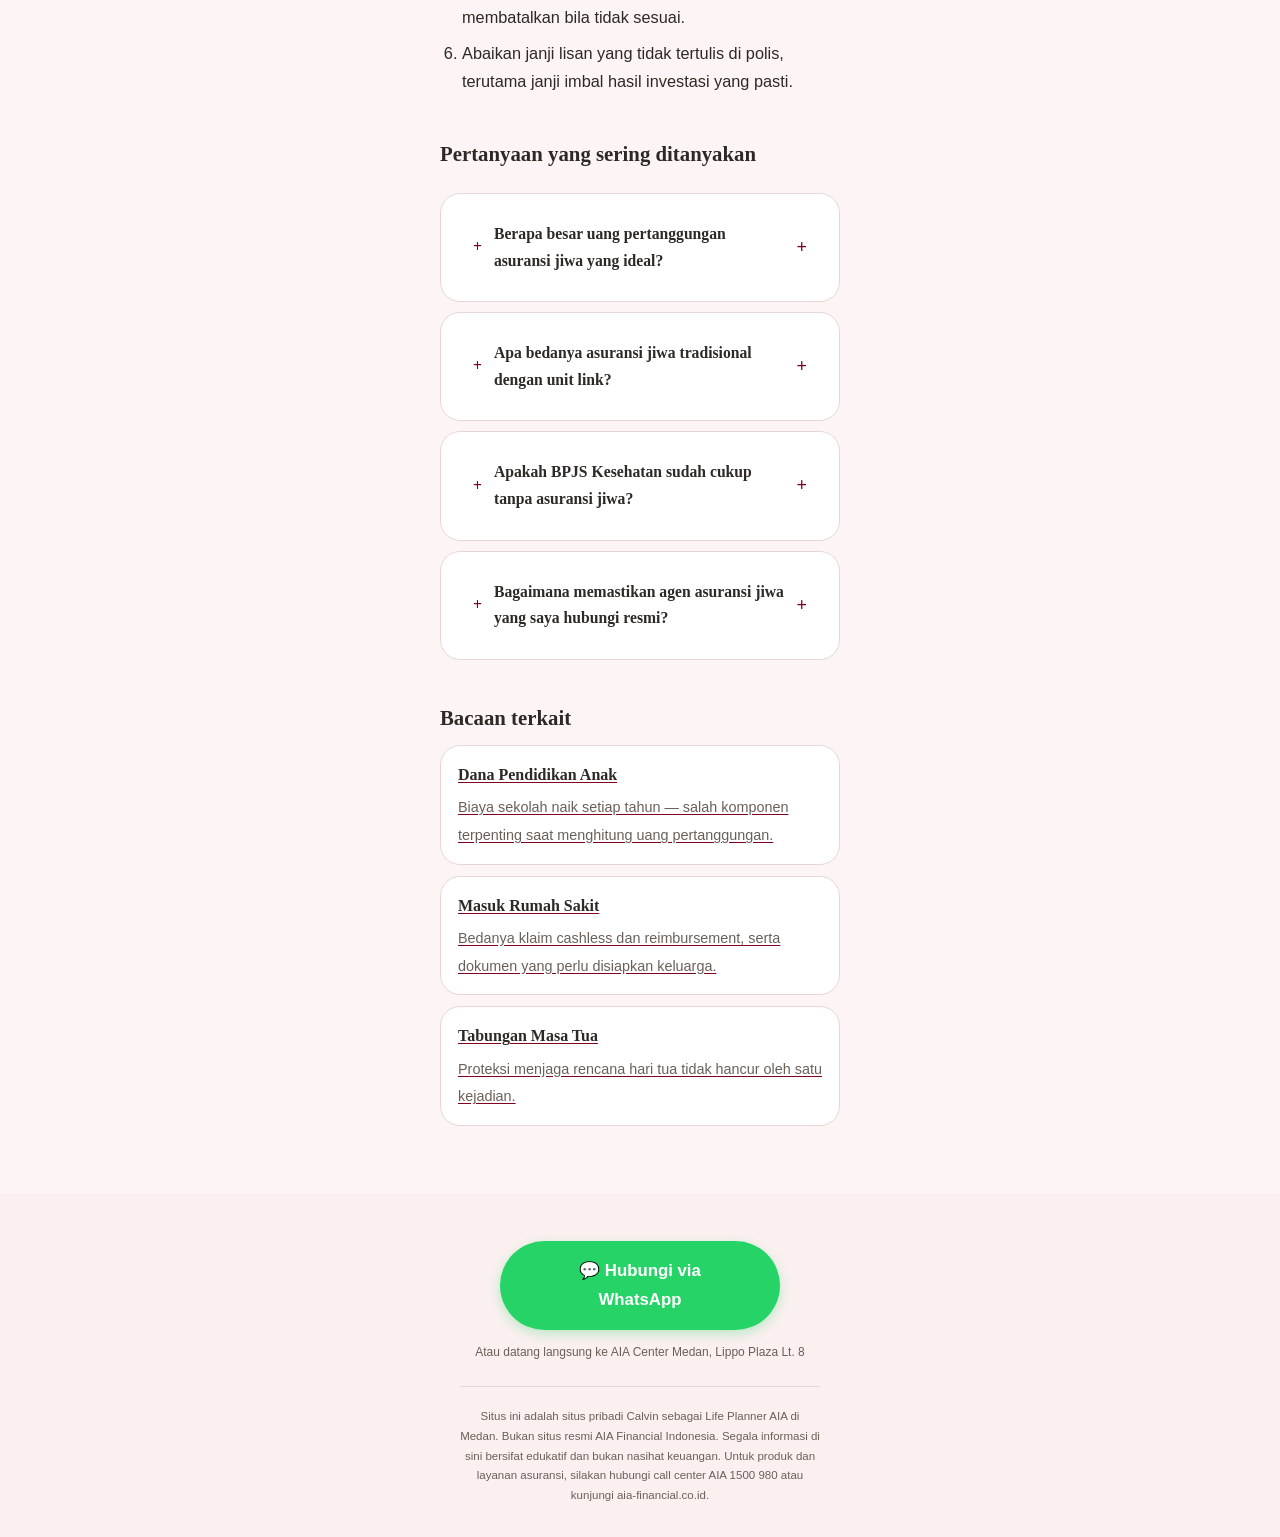
<file: asuransi-jiwa-medan/index.html>
<!DOCTYPE html>
<html lang="id">
<head>
<meta charset="UTF-8">
<meta name="viewport" content="width=device-width, initial-scale=1.0">
<title>Asuransi Jiwa Medan: Cara Memilih Proteksi untuk Keluarga</title>
<meta name="description" content="Cara memilih asuransi jiwa bagi keluarga Medan: tentukan uang pertanggungan dari kebutuhan, pahami beda tradisional dan unit link, dan verifikasi agen resmi.">
<meta property="og:type" content="article">
<meta property="og:url" content="https://tanyacalvin.com/asuransi-jiwa-medan/">
<meta property="og:title" content="Asuransi Jiwa Medan: Cara Memilih Proteksi untuk Keluarga">
<meta property="og:description" content="Cara memilih asuransi jiwa bagi keluarga Medan: tentukan uang pertanggungan dari kebutuhan, pahami beda tradisional dan unit link, dan verifikasi agen resmi.">
<meta name="twitter:card" content="summary_large_image">
<meta name="theme-color" content="#800020">
<link rel="canonical" href="https://tanyacalvin.com/asuransi-jiwa-medan/">
<link rel="stylesheet" href="../style.css">
<script type="application/ld+json">
{
  "@context": "https://schema.org",
  "@graph": [
    {
      "@type": "Article",
      "headline": "Asuransi Jiwa Medan: Cara Memilih Proteksi untuk Keluarga",
      "inLanguage": "id",
      "author": {
        "@type": "Person",
        "name": "Calvin",
        "jobTitle": "Life Planner AIA Medan",
        "url": "https://tanyacalvin.com/tentang-calvin/",
        "sameAs": []
      },
      "publisher": {
        "@type": "Organization",
        "name": "Calvin — Life Planner AIA Medan",
        "url": "https://tanyacalvin.com/"
      },
      "mainEntityOfPage": "https://tanyacalvin.com/asuransi-jiwa-medan/",
      "datePublished": "2026-10-19",
      "dateModified": "2026-10-19",
      "url": "https://tanyacalvin.com/asuransi-jiwa-medan/"
    },
    {
      "@type": "FAQPage",
      "mainEntity": [
        {
          "@type": "Question",
          "name": "Berapa besar uang pertanggungan asuransi jiwa yang ideal?",
          "acceptedAnswer": {
            "@type": "Answer",
            "text": "Tidak ada angka baku. Mulailah dari kebutuhan bulanan keluarga dikalikan berapa lama kebutuhan itu harus ditopang, tambah sisa utang berjangka seperti KPR, lalu kurangi dana yang sudah siap. Angka kasar lima sampai sepuluh kali penghasilan setahun hanya titik awal, bukan jawaban akhir."
          }
        },
        {
          "@type": "Question",
          "name": "Apa bedanya asuransi jiwa tradisional dengan unit link?",
          "acceptedAnswer": {
            "@type": "Answer",
            "text": "Pada produk tradisional, premi terutama membeli perlindungan sehingga uang pertanggungan tercantum jelas sejak awal. Pada unit link, sebagian premi dialokasikan ke perlindungan dan sebagian ke rekening investasi, sehingga nilai manfaat dapat berubah mengikuti hasil investasi."
          }
        },
        {
          "@type": "Question",
          "name": "Apakah BPJS Kesehatan sudah cukup tanpa asuransi jiwa?",
          "acceptedAnswer": {
            "@type": "Answer",
            "text": "BPJS Kesehatan membantu biaya perawatan medis, tetapi tidak mengganti penghasilan kepala keluarga yang berhenti. Asuransi jiwa membayar uang pertanggungan kepada ahli waris ketika pencari nafkah meninggal dunia, sehingga keluarga punya waktu menata ulang keuangannya."
          }
        }
      ]
    },
    {
      "@type": "BreadcrumbList",
      "itemListElement": [
        {
          "@type": "ListItem",
          "position": 1,
          "name": "Beranda",
          "item": "https://tanyacalvin.com/"
        },
        {
          "@type": "ListItem",
          "position": 2,
          "name": "Asuransi Jiwa Medan",
          "item": "https://tanyacalvin.com/asuransi-jiwa-medan/"
        }
      ]
    }
  ]
}
</script>
</head>
<body>

<nav class="crumb wrap">
  <a href="../">← Beranda</a> &nbsp;·&nbsp; <a href="../dana-pendidikan-anak/">Dana Pendidikan Anak</a> &nbsp;·&nbsp; <a href="../kesehatan/">Kesehatan</a>
</nav>

<header class="hero hero-content">
  <span class="hero-role">Edukasi Proteksi · Medan</span>
  <h1>Asuransi Jiwa Medan: Cara Memilih Proteksi untuk Keluarga</h1>
  <p class="hero-tagline">"Pertanyaan yang jujur bukan 'berapa preminya', tapi 'keluarga saya dapat apa kalau pemasukan saya berhenti besok?'."</p>
  <a href="https://wa.me/628218331654" class="hero-cta">Diskusi dengan Calvin →</a>
</header>

<main class="wrap prose">
  <p class="lead">Banyak keluarga di Medan menilai asuransi jiwa hanya dari besarnya premi bulanan, lalu merasa tidak mampu tanpa pernah menghitung sebenarnya kebutuhan mereka berapa. Halaman ini menyusun urutannya dari arah yang benar: mulai dari kondisi keluarga, menghitung uang pertanggungan yang masuk akal, memahami beda produk tradisional dan unit link, sampai memastikan agen dan polis yang Anda bayar benar-benar resmi.</p>

  <h2>Kondisi keluarga yang paling membutuhkan asuransi jiwa</h2>
  <p>Asuransi jiwa menjawab satu pertanyaan spesifik: apakah keluarga masih bisa berdiri jika pemasukan utama berhenti lebih awal dari rencana. Semakin banyak pihak yang bergantung pada satu penghasilan, semakin relevan perlindungan ini.</p>
  <ul>
    <li><strong>Pemasukan keluarga bertumpu pada satu orang.</strong> Jika satu gaji membiayai semuanya, hilangnya gaji itu berarti seluruh kebutuhan ikut terancam, bukan hanya keinginan.</li>
    <li><strong>Ada KPR atau kredit kendaraan yang masih berjalan.</strong> Utang berjangka tidak ikut berakhir ketika peminjam meninggal; tagihannya tetap jalan setiap bulan.</li>
    <li><strong>Anak masih kecil dan sekolah masih panjang.</strong> Biaya pendidikan tidak bisa ditunda sampai keluarga selesai berduka dan menata ulang keuangan.</li>
    <li><strong>Masih menanggung orang tua.</strong> Kondisi generasi sandwich ini umum di Medan: satu penghasilan menopang anak sekaligus orang tua.</li>
    <li><strong>Belum ada dana darurat yang cukup.</strong> Tanpa tabungan penyangga beberapa bulan kebutuhan, keluarga akan mencari jalan pintas saat pemasukan berhenti.</li>
  </ul>

  <h2>Menentukan uang pertanggungan: mulai dari kebutuhan, bukan premi</h2>
  <p>Uang pertanggungan (UP) yang terlalu kecil membuat asuransi terasa sia-sia saat klaim, hanya karena dihitung dari kemampuan bayar bulanan semata. Hitung dulu kebutuhannya, baru sesuaikan cara bayarnya.</p>
  <table>
    <tr><th>Komponen</th><th>Yang dijawab</th><th>Sumber angka</th></tr>
    <tr><td>Kebutuhan berjalan</td><td>Berapa bulan keluarga harus tetap bisa makan, listrik, sekolah, dan cicilan pokok</td><td>Catat pengeluaran bulanan saat ini</td></tr>
    <tr><td>Utang berjangka</td><td>Berapa sisa KPR atau pembiayaan kendaraan yang tidak ikut berakhir</td><td>Sisa pokok dari bank atau leasing</td></tr>
    <tr><td>Kebutuhan satu kali</td><td>Perkiraan biaya pendidikan anak sampai mandiri</td><td>Estimasi biaya sekolah dan kuliah per jenjang</td></tr>
    <tr><td>Dana yang sudah ada</td><td>Bagian kebutuhan yang sebenarnya sudah ter-cover</td><td>Tabungan, deposito, dan proteksi yang sudah dimiliki</td></tr>
  </table>
  <p>Angkat kebutuhan berjalan ditambah utang berjangka dan kebutuhan satu kali, lalu kurangi dana yang sudah tersedia. Hasilnya adalah kisaran UP yang bisa dipertanggungjawabkan, bukan angka dari langit. Sering dipakai angka kasar lima sampai sepuluh kali penghasilan setahun sebagai titik awal, tetapi formula kebutuhan di atas lebih jujur karena mengikuti kondisi keluarga Anda sendiri.</p>

  <h2>Perbedaan asuransi jiwa tradisional dan unit link</h2>
  <p>Dua alur besar produk asuransi jiwa di Indonesia adalah tradisional (perlindungan murni dengan harga premi tetap) dan unit link (perlindungan yang digabung dengan rekening investasi). Keduanya sah, tetapi jawabannya beda.</p>
  <table>
    <tr><th>Aspek</th><th>Tradisional</th><th>Unit link</th></tr>
    <tr><td>Fokus utama</td><td>Perlindungan dengan premi dan UP yang jelas</td><td>Perlindungan sekaligus alokasi investasi</td></tr>
    <tr><td>Uang pertanggungan</td><td>Umumnya tercantum tetap sejak awal</td><td>Dapat berubah mengikuti hasil investasi</td></tr>
    <tr><td>Struktur biaya</td><td>Relatif sederhana, mudah dibandingkan</td><td>Perlu ditanyakan rinci: porsi premi untuk proteksi vs biaya</td></tr>
    <tr><td>Cocok untuk</td><td>Keluarga yang ingin kepastian manfaat bagi ahli waris</td><td>Yang paham nilai investasi bisa turun dan mau memantaunya</td></tr>
  </table>
  <p>Sebelum tanda tangan, tanyakan dua hal: berapa persen premi yang benar-benar membeli perlindungan, dan biaya apa saja yang dipotong setiap tahun. Kalau jawabannya tidak bisa disampaikan tertulis, itu informasi yang cukup untuk menunda keputusan.</p>

  <h2>BPJS Kesehatan bukan pengganti asuransi jiwa</h2>
  <p>BPJS Kesehatan adalah fondasi yang bagus untuk biaya perawatan medis, dan sebaiknya aktif lebih dulu. Tapi fungsi dan asuransi jiwa berbeda: BPJS mengurus tagihan rumah sakit, bukan menggantikan penghasilan yang hilang. Ketika kepala keluarga meninggal, yang datang ke keluarga adalah cicilan KPR, SPP anak, dan kebutuhan makan harian — dan tidak satu pun di antaranya ditanggung BPJS.</p>
  <p>Karena itu urutannya bukan "sudah ada BPJS, jadi tidak perlu apa-apa", melainkan: BPJS untuk biaya berobat, asuransi kesehatan tambahan kalau mau pilihan rumah sakit dan kelas yang lebih luas, dan asuransi jiwa untuk menjaga pemasukan keluarga tetap ada.</p>

  <h2>Cara memverifikasi agen dan polis sebelum bayar premi</h2>
  <p>Risiko terbesar saat membeli asuransi jiwa bukan produknya, melainkan transaksi yang tidak resmi. Periksa ini satu per satu sebelum transfer pertama:</p>
  <ol>
    <li>Minta nomor keagenan resmi sang agen, lalu verifikasi langsung melalui call center perusahaan (AIA: 1500 980), bukan melalui nomor yang diberikan agen itu sendiri.</li>
    <li>Bayar premi hanya ke rekening perusahaan. Transfer ke rekening pribadi apa pun alasannya adalah tanda bahaya.</li>
    <li>Minta dan baca ringkasan polis beserta syarat manfaat dan pengecualiannya, terutama bagian yang tidak ditanggung.</li>
    <li>Isi riwayat kesehatan dengan jujur. Klaim yang ditolak karena data tidak benar jauh lebih mahal daripada premi yang dihemat.</li>
    <li>Gunakan masa free look untuk polis individu, umumnya minimal empat belas hari kerja sejak polis diterima, untuk membaca ulang dan membatalkan bila tidak sesuai.</li>
    <li>Abaikan janji lisan yang tidak tertulis di polis, terutama janji imbal hasil investasi yang pasti.</li>
  </ol>

  <h2>Pertanyaan yang sering ditanyakan</h2>
  <div class="faq">
    <details><summary>Berapa besar uang pertanggungan asuransi jiwa yang ideal?</summary>
    <p>Tidak ada angka baku. Mulailah dari kebutuhan bulanan keluarga dikalikan berapa lama kebutuhan itu harus ditopang, tambah sisa utang berjangka seperti KPR, lalu kurangi dana yang sudah siap. Angka kasar lima sampai sepuluh kali penghasilan setahun hanya titik awal, bukan jawaban akhir.</p></details>
    <details><summary>Apa bedanya asuransi jiwa tradisional dengan unit link?</summary>
    <p>Pada produk tradisional, premi terutama membeli perlindungan sehingga uang pertanggungan tercantum jelas sejak awal. Pada unit link, sebagian premi dialokasikan ke perlindungan dan sebagian ke rekening investasi, sehingga nilai manfaat dapat berubah mengikuti hasil investasi.</p></details>
    <details><summary>Apakah BPJS Kesehatan sudah cukup tanpa asuransi jiwa?</summary>
    <p>BPJS Kesehatan membantu biaya perawatan medis, tetapi tidak mengganti penghasilan kepala keluarga yang berhenti. Asuransi jiwa membayar uang pertanggungan kepada ahli waris ketika pencari nafkah meninggal dunia, sehingga keluarga punya waktu menata ulang keuangannya.</p></details>
    <details><summary>Bagaimana memastikan agen asuransi jiwa yang saya hubungi resmi?</summary>
    <p>Minta nomor keagenan sang agen dan verifikasi melalui call center resmi perusahaan, bukan nomor yang diberikan agen itu sendiri. Premi seharusnya masuk ke rekening perusahaan dan dibuktikan dengan kuitansi resmi, bukan transfer ke rekening pribadi.</p></details>
  </div>

  <h2>Bacaan terkait</h2>
  <a class="link-card" href="../dana-pendidikan-anak/"><strong>Dana Pendidikan Anak</strong><span>Biaya sekolah naik setiap tahun — salah komponen terpenting saat menghitung uang pertanggungan.</span></a>
  <a class="link-card" href="../masuk-rumah-sakit/"><strong>Masuk Rumah Sakit</strong><span>Bedanya klaim cashless dan reimbursement, serta dokumen yang perlu disiapkan keluarga.</span></a>
  <a class="link-card" href="../tabungan-masa-tua/"><strong>Tabungan Masa Tua</strong><span>Proteksi menjaga rencana hari tua tidak hancur oleh satu kejadian.</span></a>
</main>

<footer class="footer">
  <div class="wrap">
    <a href="https://wa.me/628218331654" class="footer-cta">💬 Hubungi via WhatsApp</a>
    <p class="footer-note">Atau datang langsung ke AIA Center Medan, Lippo Plaza Lt. 8</p>
    <div class="footer-disclaimer">
      Situs ini adalah situs pribadi Calvin sebagai Life Planner AIA di Medan. Bukan situs resmi AIA Financial Indonesia. Segala informasi di sini bersifat edukatif dan bukan nasihat keuangan. Untuk produk dan layanan asuransi, silakan hubungi call center AIA 1500 980 atau kunjungi aia-financial.co.id.
    </div>
  </div>
</footer>

</body>
</html>
</file>
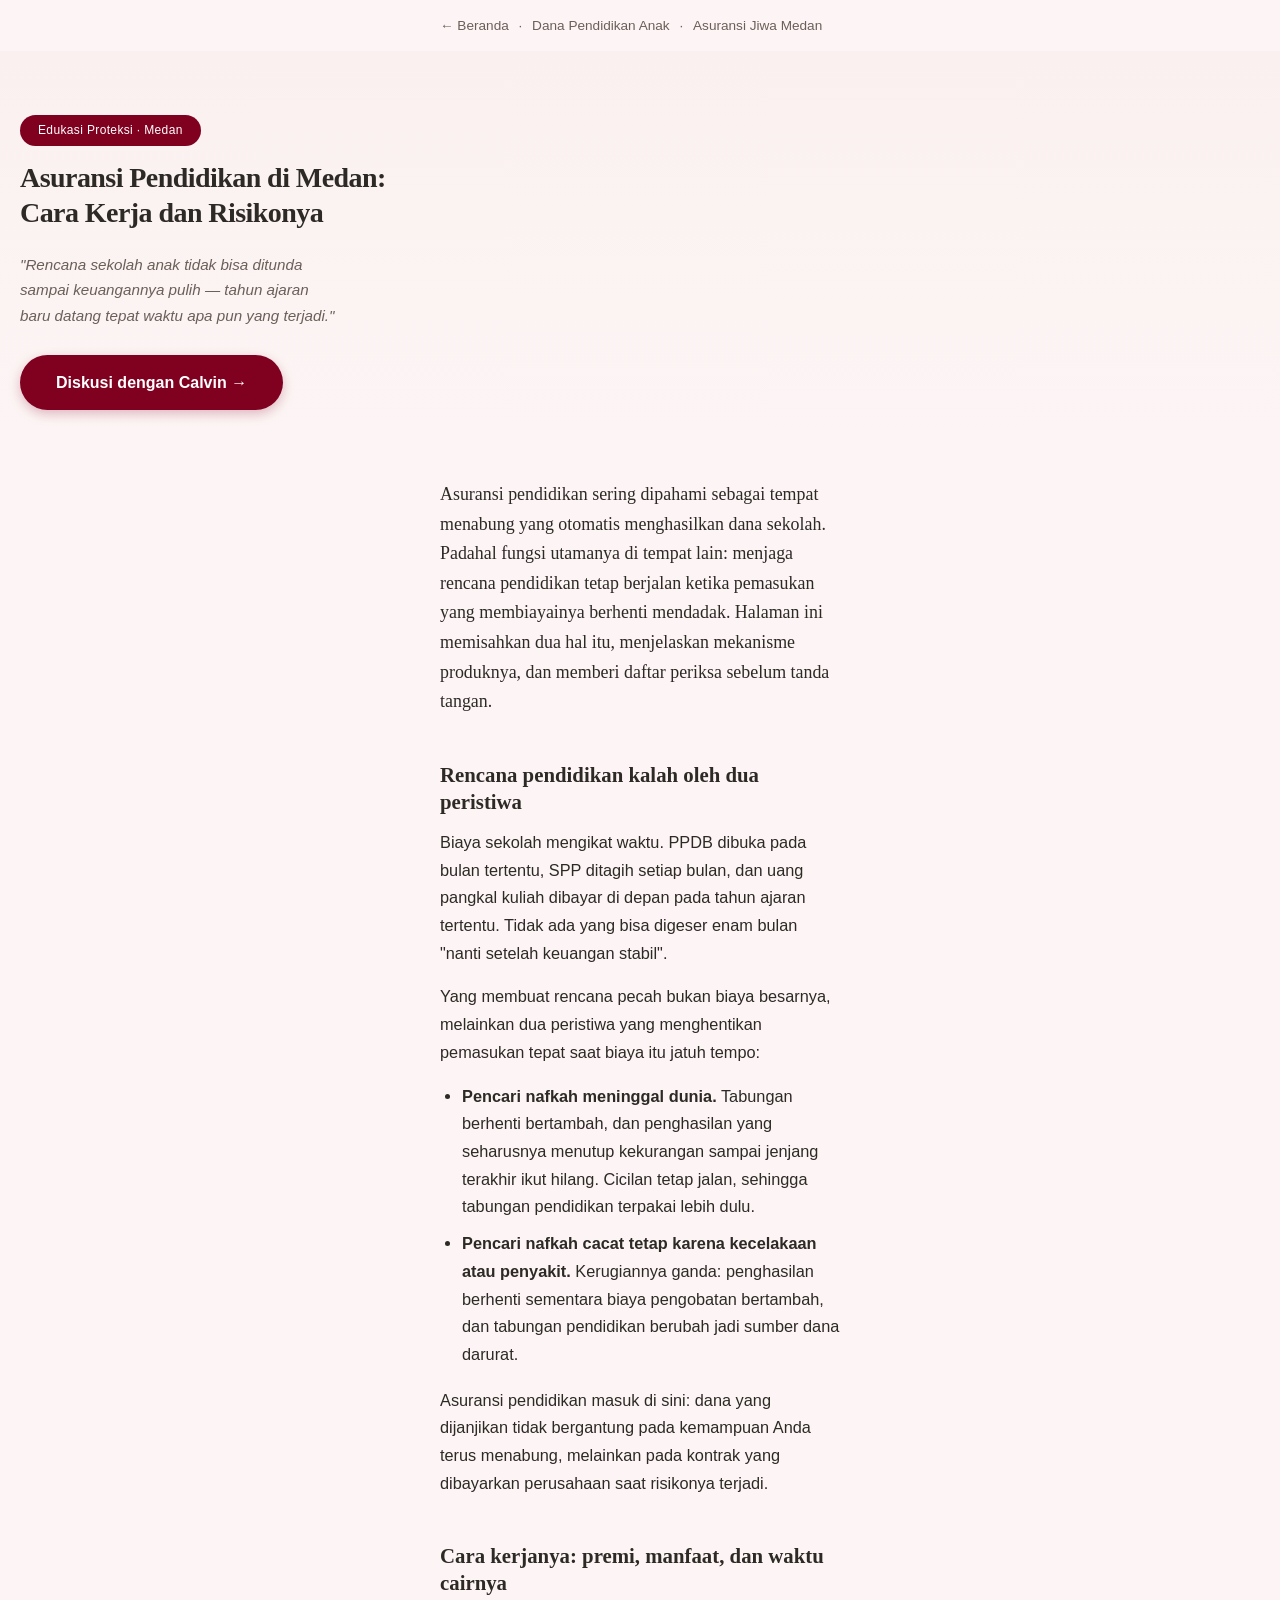
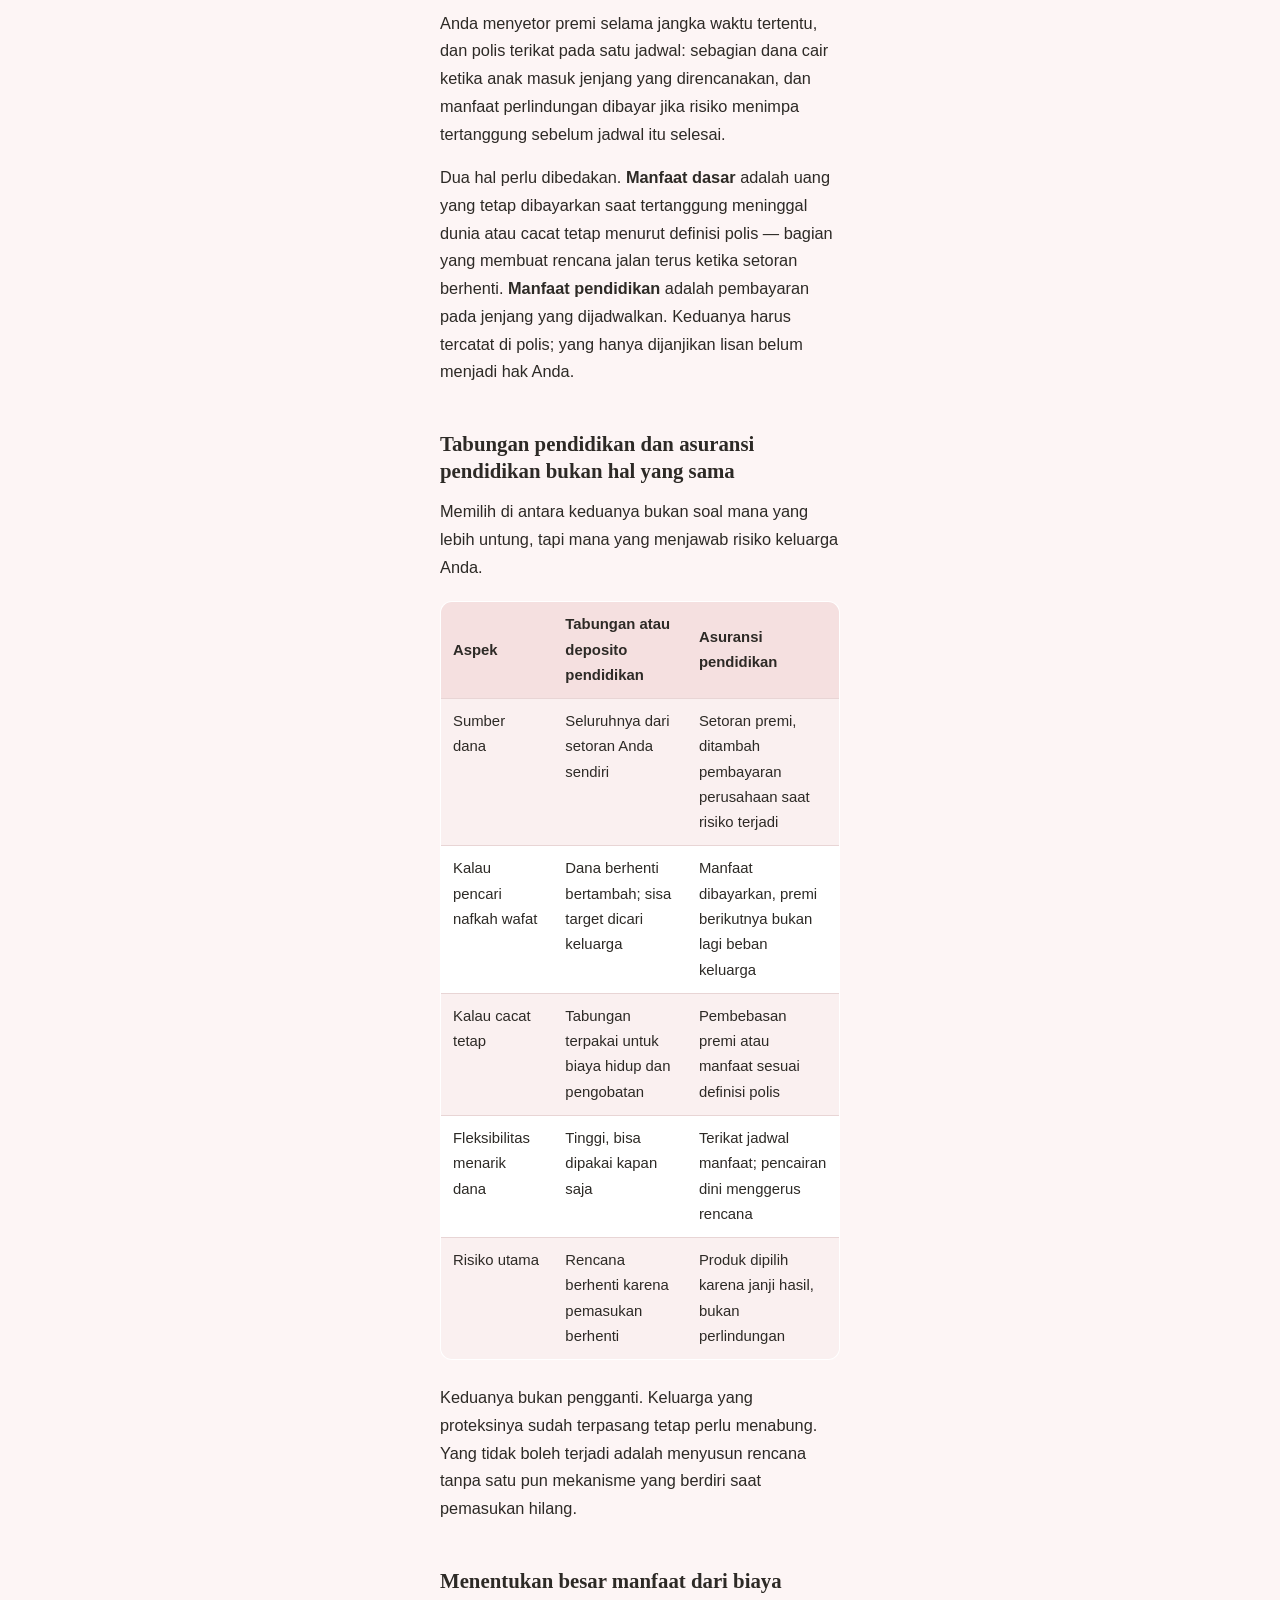
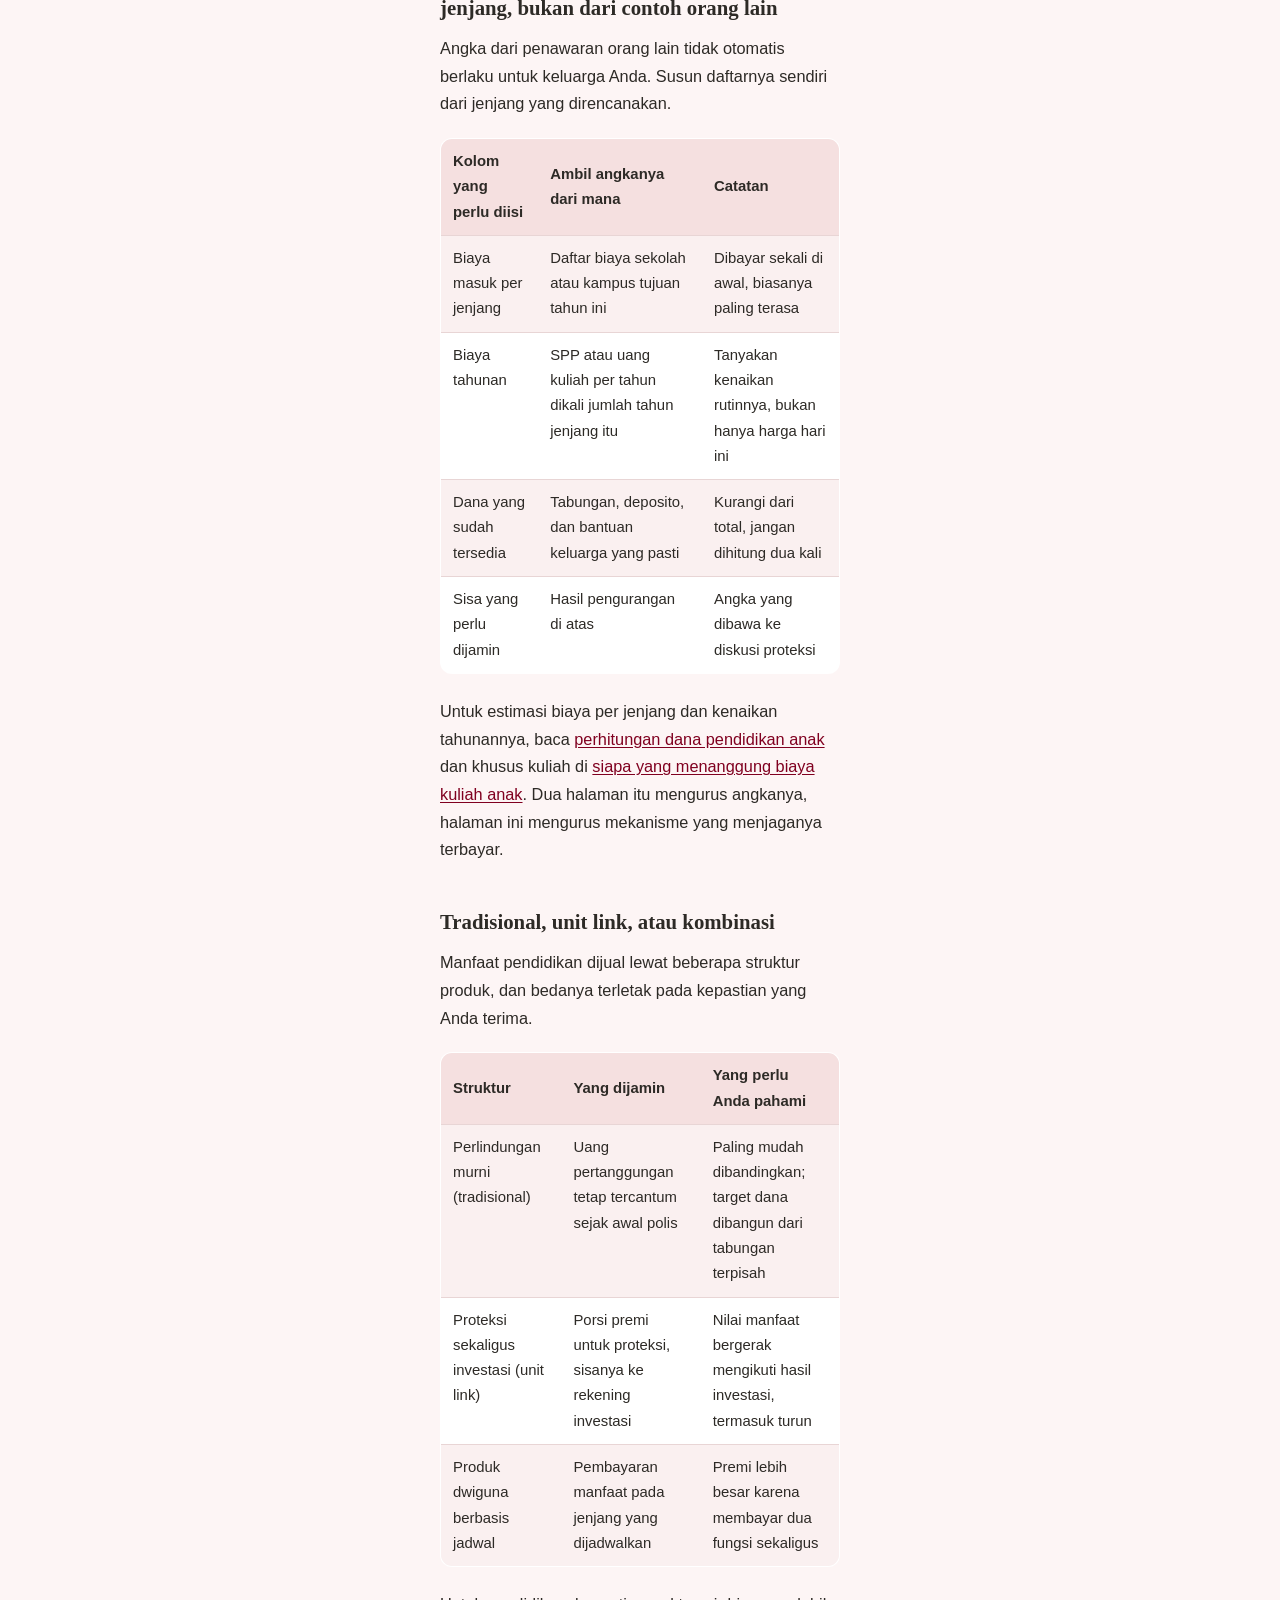
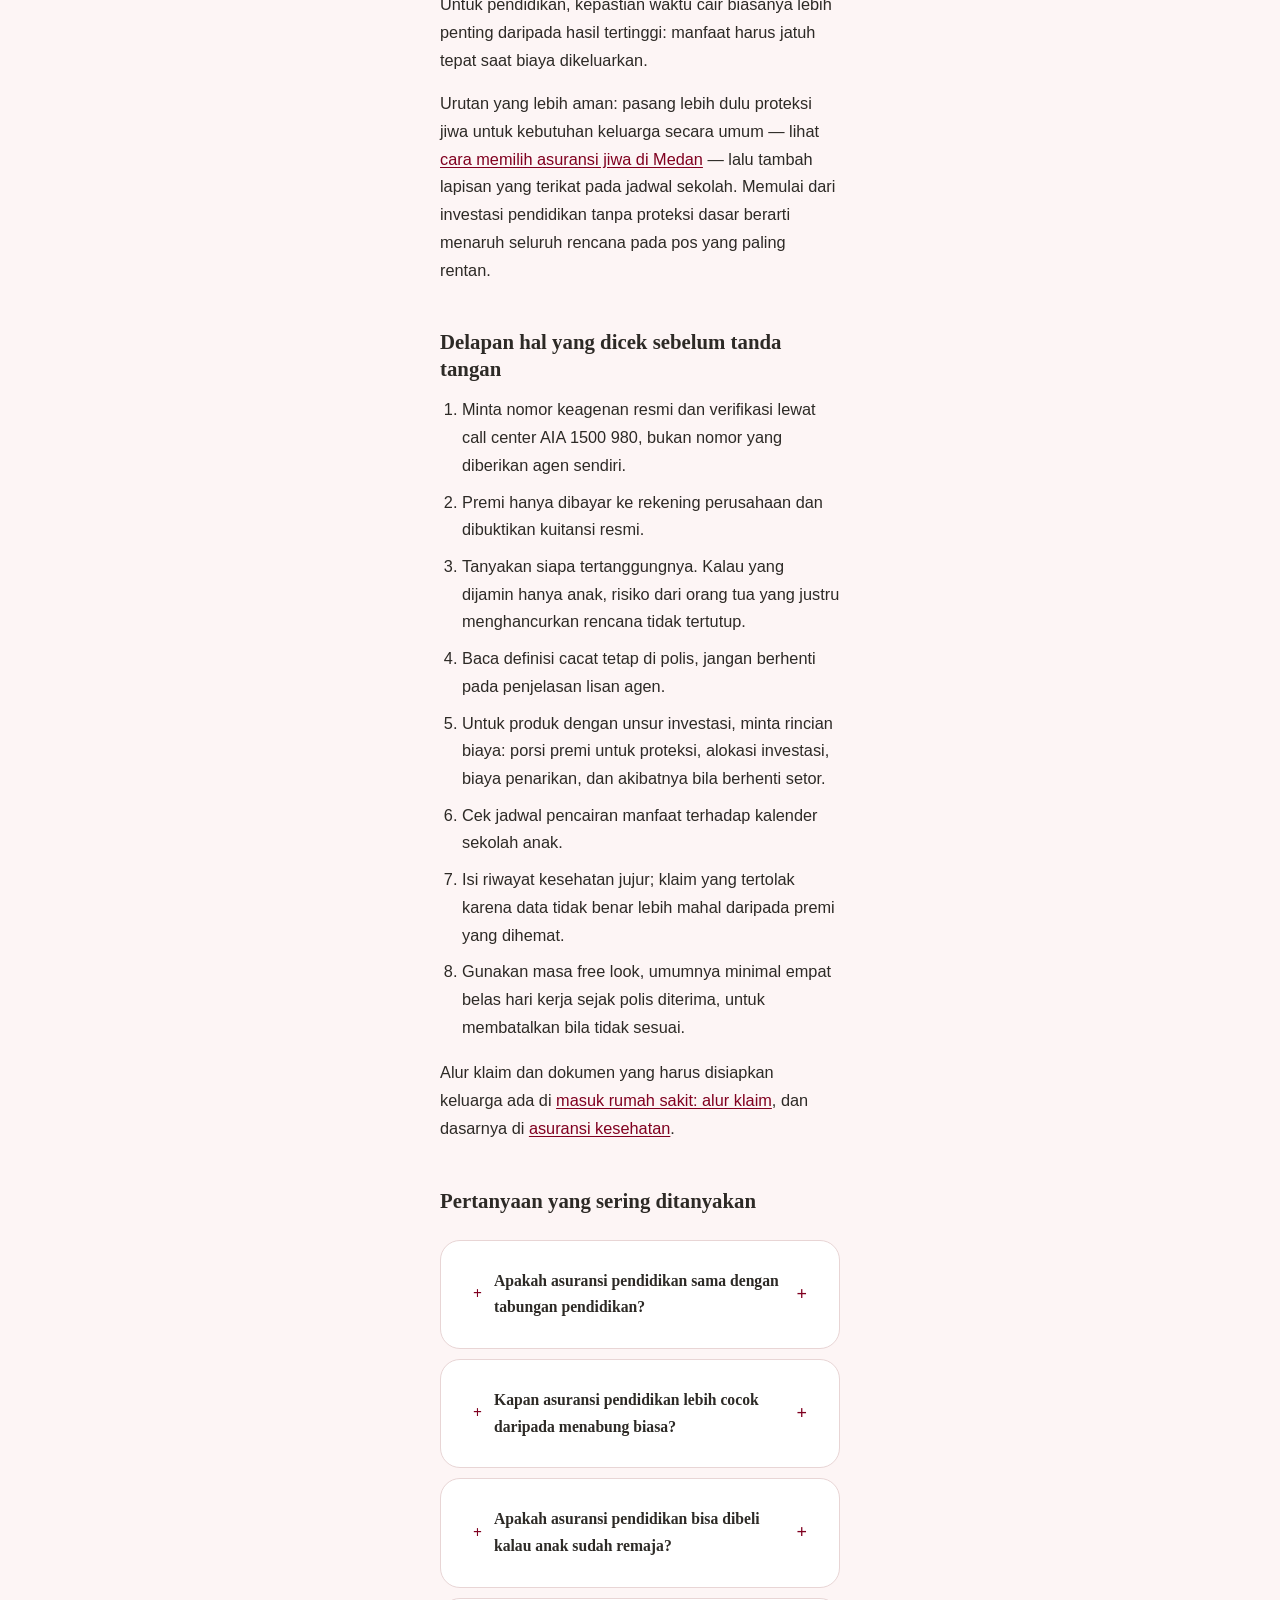
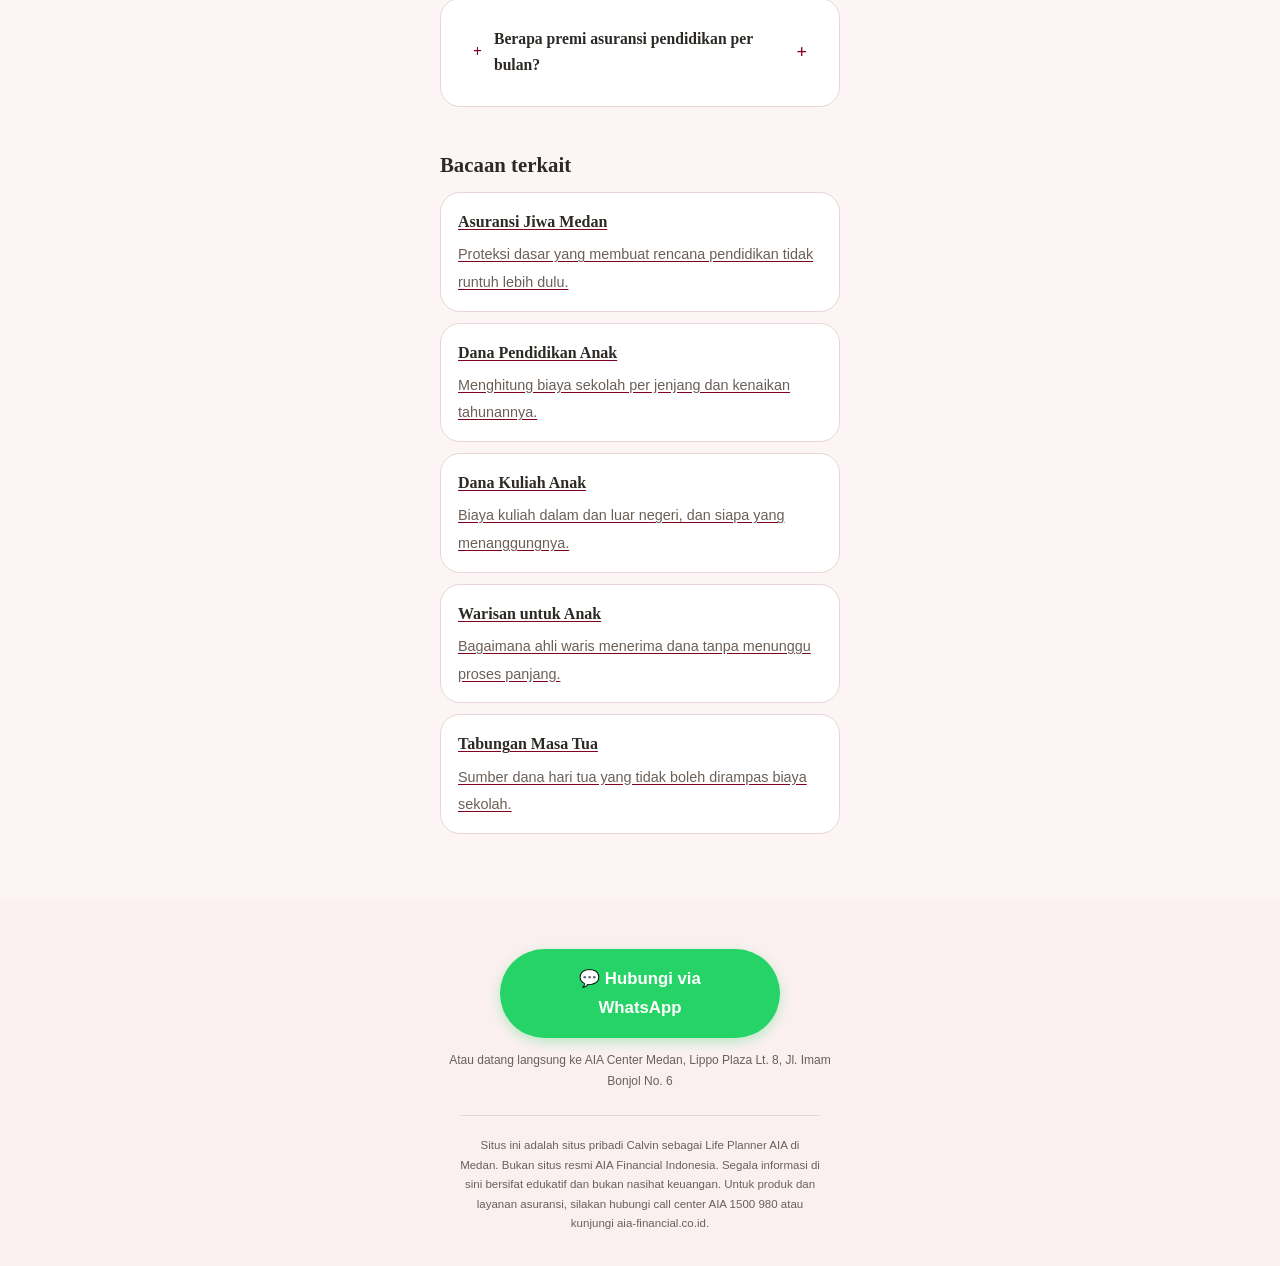
<file: asuransi-pendidikan/index.html>
<!DOCTYPE html>
<html lang="id">
<head>
<meta charset="UTF-8">
<meta name="viewport" content="width=device-width, initial-scale=1.0">
<title>Asuransi Pendidikan di Medan: Cara Kerja dan Risikonya</title>
<meta name="description" content="Bedanya asuransi pendidikan dengan tabungan pendidikan, manfaat yang dibayar saat risiko terjadi, dan apa yang harus dicek di polis sebelum tanda tangan.">
<meta property="og:type" content="article">
<meta property="og:url" content="https://tanyacalvin.com/asuransi-pendidikan/">
<meta property="og:title" content="Asuransi Pendidikan di Medan: Cara Kerja dan Risikonya">
<meta property="og:description" content="Bedanya asuransi pendidikan dengan tabungan pendidikan, manfaat yang dibayar saat risiko terjadi, dan apa yang harus dicek di polis sebelum tanda tangan.">
<meta name="twitter:card" content="summary_large_image">
<meta name="theme-color" content="#800020">
<link rel="canonical" href="https://tanyacalvin.com/asuransi-pendidikan/">
<link rel="stylesheet" href="../style.css">
<script type="application/ld+json">
{
  "@context": "https://schema.org",
  "@graph": [
    {
      "@type": "Article",
      "headline": "Asuransi Pendidikan di Medan: Cara Kerja dan Risikonya",
      "inLanguage": "id",
      "author": {
        "@type": "Person",
        "name": "Calvin",
        "jobTitle": "Life Planner AIA Medan",
        "url": "https://tanyacalvin.com/tentang-calvin/",
        "sameAs": []
      },
      "publisher": {
        "@type": "Organization",
        "name": "Calvin — Life Planner AIA Medan",
        "url": "https://tanyacalvin.com/"
      },
      "mainEntityOfPage": "https://tanyacalvin.com/asuransi-pendidikan/",
      "datePublished": "2026-10-19",
      "dateModified": "2026-10-19",
      "url": "https://tanyacalvin.com/asuransi-pendidikan/"
    },
    {
      "@type": "FAQPage",
      "mainEntity": [
        {
          "@type": "Question",
          "name": "Apakah asuransi pendidikan sama dengan tabungan pendidikan?",
          "acceptedAnswer": {
            "@type": "Answer",
            "text": "Tidak. Tabungan pendidikan tumbuh dari setoran Anda sendiri dan berhenti kalau setoran terhenti. Asuransi pendidikan menambahkan perlindungan: saat pencari nafkah meninggal dunia atau cacat tetap, dana yang dijanjikan tetap jalan walaupun setoran premi berhenti."
          }
        },
        {
          "@type": "Question",
          "name": "Kapan asuransi pendidikan lebih cocok daripada menabung biasa?",
          "acceptedAnswer": {
            "@type": "Answer",
            "text": "Kalau dananya mengikat waktu dan tidak bisa ditunda — tahun ajaran atau biaya kuliah jatuh pada tanggal tertentu — sementara anak masih lama bergantung pada penghasilan Anda. Bila dana sudah terkumpul dan tidak ada lagi yang bergantung pada pemasukan bulanan, produk ini kehilangan alasan utamanya."
          }
        },
        {
          "@type": "Question",
          "name": "Apakah asuransi pendidikan bisa dibeli kalau anak sudah remaja?",
          "acceptedAnswer": {
            "@type": "Answer",
            "text": "Bisa, tetapi ruang waktunya menyempit. Semakin dekat usia anak ke jenjang berikutnya, semakin sedikit waktu membangun manfaat yang harus jatuh tepat saat biaya dikeluarkan. Keputusan ini paling mudah dibuat ketika anak masih kecil."
          }
        },
        {
          "@type": "Question",
          "name": "Berapa premi asuransi pendidikan per bulan?",
          "acceptedAnswer": {
            "@type": "Answer",
            "text": "Tidak bisa disamakan antar keluarga: tergantung umur dan kesehatan calon tertanggung, besar dana yang ingin dijamin, dan jangka waktu setoran. Angka yang sah hanya keluar dari penawaran resmi — hubungi call center AIA 1500 980."
          }
        }
      ]
    },
    {
      "@type": "BreadcrumbList",
      "itemListElement": [
        {
          "@type": "ListItem",
          "position": 1,
          "name": "Beranda",
          "item": "https://tanyacalvin.com/"
        },
        {
          "@type": "ListItem",
          "position": 2,
          "name": "Asuransi Pendidikan",
          "item": "https://tanyacalvin.com/asuransi-pendidikan/"
        }
      ]
    }
  ]
}
</script>
</head>
<body>

<nav class="crumb wrap">
  <a href="../">← Beranda</a> &nbsp;·&nbsp; <a href="../dana-pendidikan-anak/">Dana Pendidikan Anak</a> &nbsp;·&nbsp; <a href="../asuransi-jiwa-medan/">Asuransi Jiwa Medan</a>
</nav>

<header class="hero hero-content">
  <span class="hero-role">Edukasi Proteksi · Medan</span>
  <h1>Asuransi Pendidikan di Medan: Cara Kerja dan Risikonya</h1>
  <p class="hero-tagline">"Rencana sekolah anak tidak bisa ditunda sampai keuangannya pulih — tahun ajaran baru datang tepat waktu apa pun yang terjadi."</p>
  <a href="https://wa.me/628218331654" class="hero-cta">Diskusi dengan Calvin →</a>
</header>

<main class="wrap prose">
  <p class="lead">Asuransi pendidikan sering dipahami sebagai tempat menabung yang otomatis menghasilkan dana sekolah. Padahal fungsi utamanya di tempat lain: menjaga rencana pendidikan tetap berjalan ketika pemasukan yang membiayainya berhenti mendadak. Halaman ini memisahkan dua hal itu, menjelaskan mekanisme produknya, dan memberi daftar periksa sebelum tanda tangan.</p>

  <h2>Rencana pendidikan kalah oleh dua peristiwa</h2>
  <p>Biaya sekolah mengikat waktu. PPDB dibuka pada bulan tertentu, SPP ditagih setiap bulan, dan uang pangkal kuliah dibayar di depan pada tahun ajaran tertentu. Tidak ada yang bisa digeser enam bulan "nanti setelah keuangan stabil".</p>
  <p>Yang membuat rencana pecah bukan biaya besarnya, melainkan dua peristiwa yang menghentikan pemasukan tepat saat biaya itu jatuh tempo:</p>
  <ul>
    <li><strong>Pencari nafkah meninggal dunia.</strong> Tabungan berhenti bertambah, dan penghasilan yang seharusnya menutup kekurangan sampai jenjang terakhir ikut hilang. Cicilan tetap jalan, sehingga tabungan pendidikan terpakai lebih dulu.</li>
    <li><strong>Pencari nafkah cacat tetap karena kecelakaan atau penyakit.</strong> Kerugiannya ganda: penghasilan berhenti sementara biaya pengobatan bertambah, dan tabungan pendidikan berubah jadi sumber dana darurat.</li>
  </ul>
  <p>Asuransi pendidikan masuk di sini: dana yang dijanjikan tidak bergantung pada kemampuan Anda terus menabung, melainkan pada kontrak yang dibayarkan perusahaan saat risikonya terjadi.</p>

  <h2>Cara kerjanya: premi, manfaat, dan waktu cairnya</h2>
  <p>Anda menyetor premi selama jangka waktu tertentu, dan polis terikat pada satu jadwal: sebagian dana cair ketika anak masuk jenjang yang direncanakan, dan manfaat perlindungan dibayar jika risiko menimpa tertanggung sebelum jadwal itu selesai.</p>
  <p>Dua hal perlu dibedakan. <strong>Manfaat dasar</strong> adalah uang yang tetap dibayarkan saat tertanggung meninggal dunia atau cacat tetap menurut definisi polis — bagian yang membuat rencana jalan terus ketika setoran berhenti. <strong>Manfaat pendidikan</strong> adalah pembayaran pada jenjang yang dijadwalkan. Keduanya harus tercatat di polis; yang hanya dijanjikan lisan belum menjadi hak Anda.</p>

  <h2>Tabungan pendidikan dan asuransi pendidikan bukan hal yang sama</h2>
  <p>Memilih di antara keduanya bukan soal mana yang lebih untung, tapi mana yang menjawab risiko keluarga Anda.</p>
  <table>
    <tr><th>Aspek</th><th>Tabungan atau deposito pendidikan</th><th>Asuransi pendidikan</th></tr>
    <tr><td>Sumber dana</td><td>Seluruhnya dari setoran Anda sendiri</td><td>Setoran premi, ditambah pembayaran perusahaan saat risiko terjadi</td></tr>
    <tr><td>Kalau pencari nafkah wafat</td><td>Dana berhenti bertambah; sisa target dicari keluarga</td><td>Manfaat dibayarkan, premi berikutnya bukan lagi beban keluarga</td></tr>
    <tr><td>Kalau cacat tetap</td><td>Tabungan terpakai untuk biaya hidup dan pengobatan</td><td>Pembebasan premi atau manfaat sesuai definisi polis</td></tr>
    <tr><td>Fleksibilitas menarik dana</td><td>Tinggi, bisa dipakai kapan saja</td><td>Terikat jadwal manfaat; pencairan dini menggerus rencana</td></tr>
    <tr><td>Risiko utama</td><td>Rencana berhenti karena pemasukan berhenti</td><td>Produk dipilih karena janji hasil, bukan perlindungan</td></tr>
  </table>
  <p>Keduanya bukan pengganti. Keluarga yang proteksinya sudah terpasang tetap perlu menabung. Yang tidak boleh terjadi adalah menyusun rencana tanpa satu pun mekanisme yang berdiri saat pemasukan hilang.</p>

  <h2>Menentukan besar manfaat dari biaya jenjang, bukan dari contoh orang lain</h2>
  <p>Angka dari penawaran orang lain tidak otomatis berlaku untuk keluarga Anda. Susun daftarnya sendiri dari jenjang yang direncanakan.</p>
  <table>
    <tr><th>Kolom yang perlu diisi</th><th>Ambil angkanya dari mana</th><th>Catatan</th></tr>
    <tr><td>Biaya masuk per jenjang</td><td>Daftar biaya sekolah atau kampus tujuan tahun ini</td><td>Dibayar sekali di awal, biasanya paling terasa</td></tr>
    <tr><td>Biaya tahunan</td><td>SPP atau uang kuliah per tahun dikali jumlah tahun jenjang itu</td><td>Tanyakan kenaikan rutinnya, bukan hanya harga hari ini</td></tr>
    <tr><td>Dana yang sudah tersedia</td><td>Tabungan, deposito, dan bantuan keluarga yang pasti</td><td>Kurangi dari total, jangan dihitung dua kali</td></tr>
    <tr><td>Sisa yang perlu dijamin</td><td>Hasil pengurangan di atas</td><td>Angka yang dibawa ke diskusi proteksi</td></tr>
  </table>
  <p>Untuk estimasi biaya per jenjang dan kenaikan tahunannya, baca <a href="../dana-pendidikan-anak/">perhitungan dana pendidikan anak</a> dan khusus kuliah di <a href="../dana-kuliah-anak/">siapa yang menanggung biaya kuliah anak</a>. Dua halaman itu mengurus angkanya, halaman ini mengurus mekanisme yang menjaganya terbayar.</p>

  <h2>Tradisional, unit link, atau kombinasi</h2>
  <p>Manfaat pendidikan dijual lewat beberapa struktur produk, dan bedanya terletak pada kepastian yang Anda terima.</p>
  <table>
    <tr><th>Struktur</th><th>Yang dijamin</th><th>Yang perlu Anda pahami</th></tr>
    <tr><td>Perlindungan murni (tradisional)</td><td>Uang pertanggungan tetap tercantum sejak awal polis</td><td>Paling mudah dibandingkan; target dana dibangun dari tabungan terpisah</td></tr>
    <tr><td>Proteksi sekaligus investasi (unit link)</td><td>Porsi premi untuk proteksi, sisanya ke rekening investasi</td><td>Nilai manfaat bergerak mengikuti hasil investasi, termasuk turun</td></tr>
    <tr><td>Produk dwiguna berbasis jadwal</td><td>Pembayaran manfaat pada jenjang yang dijadwalkan</td><td>Premi lebih besar karena membayar dua fungsi sekaligus</td></tr>
  </table>
  <p>Untuk pendidikan, kepastian waktu cair biasanya lebih penting daripada hasil tertinggi: manfaat harus jatuh tepat saat biaya dikeluarkan.</p>
  <p>Urutan yang lebih aman: pasang lebih dulu proteksi jiwa untuk kebutuhan keluarga secara umum — lihat <a href="../asuransi-jiwa-medan/">cara memilih asuransi jiwa di Medan</a> — lalu tambah lapisan yang terikat pada jadwal sekolah. Memulai dari investasi pendidikan tanpa proteksi dasar berarti menaruh seluruh rencana pada pos yang paling rentan.</p>

  <h2>Delapan hal yang dicek sebelum tanda tangan</h2>
  <ol>
    <li>Minta nomor keagenan resmi dan verifikasi lewat call center AIA 1500 980, bukan nomor yang diberikan agen sendiri.</li>
    <li>Premi hanya dibayar ke rekening perusahaan dan dibuktikan kuitansi resmi.</li>
    <li>Tanyakan siapa tertanggungnya. Kalau yang dijamin hanya anak, risiko dari orang tua yang justru menghancurkan rencana tidak tertutup.</li>
    <li>Baca definisi cacat tetap di polis, jangan berhenti pada penjelasan lisan agen.</li>
    <li>Untuk produk dengan unsur investasi, minta rincian biaya: porsi premi untuk proteksi, alokasi investasi, biaya penarikan, dan akibatnya bila berhenti setor.</li>
    <li>Cek jadwal pencairan manfaat terhadap kalender sekolah anak.</li>
    <li>Isi riwayat kesehatan jujur; klaim yang tertolak karena data tidak benar lebih mahal daripada premi yang dihemat.</li>
    <li>Gunakan masa free look, umumnya minimal empat belas hari kerja sejak polis diterima, untuk membatalkan bila tidak sesuai.</li>
  </ol>
  <p>Alur klaim dan dokumen yang harus disiapkan keluarga ada di <a href="../masuk-rumah-sakit/">masuk rumah sakit: alur klaim</a>, dan dasarnya di <a href="../kesehatan/">asuransi kesehatan</a>.</p>

  <h2>Pertanyaan yang sering ditanyakan</h2>
  <div class="faq">
    <details><summary>Apakah asuransi pendidikan sama dengan tabungan pendidikan?</summary>
    <p>Tidak. Tabungan pendidikan tumbuh dari setoran Anda sendiri dan berhenti kalau setoran terhenti. Asuransi pendidikan menambahkan perlindungan: saat pencari nafkah meninggal dunia atau cacat tetap, dana yang dijanjikan tetap jalan walaupun setoran premi berhenti.</p></details>
    <details><summary>Kapan asuransi pendidikan lebih cocok daripada menabung biasa?</summary>
    <p>Kalau dananya mengikat waktu dan tidak bisa ditunda — tahun ajaran atau biaya kuliah jatuh pada tanggal tertentu — sementara anak masih lama bergantung pada penghasilan Anda. Bila dana sudah terkumpul dan tidak ada lagi yang bergantung pada pemasukan bulanan, produk ini kehilangan alasan utamanya.</p></details>
    <details><summary>Apakah asuransi pendidikan bisa dibeli kalau anak sudah remaja?</summary>
    <p>Bisa, tetapi ruang waktunya menyempit. Semakin dekat usia anak ke jenjang berikutnya, semakin sedikit waktu membangun manfaat yang harus jatuh tepat saat biaya dikeluarkan. Keputusan ini paling mudah dibuat ketika anak masih kecil.</p></details>
    <details><summary>Berapa premi asuransi pendidikan per bulan?</summary>
    <p>Tidak bisa disamakan antar keluarga: tergantung umur dan kesehatan calon tertanggung, besar dana yang ingin dijamin, dan jangka waktu setoran. Angka yang sah hanya keluar dari penawaran resmi — hubungi call center AIA 1500 980.</p></details>
  </div>

  <h2>Bacaan terkait</h2>
  <a class="link-card" href="../asuransi-jiwa-medan/"><strong>Asuransi Jiwa Medan</strong><span>Proteksi dasar yang membuat rencana pendidikan tidak runtuh lebih dulu.</span></a>
  <a class="link-card" href="../dana-pendidikan-anak/"><strong>Dana Pendidikan Anak</strong><span>Menghitung biaya sekolah per jenjang dan kenaikan tahunannya.</span></a>
  <a class="link-card" href="../dana-kuliah-anak/"><strong>Dana Kuliah Anak</strong><span>Biaya kuliah dalam dan luar negeri, dan siapa yang menanggungnya.</span></a>
  <a class="link-card" href="../warisan-anak/"><strong>Warisan untuk Anak</strong><span>Bagaimana ahli waris menerima dana tanpa menunggu proses panjang.</span></a>
  <a class="link-card" href="../tabungan-masa-tua/"><strong>Tabungan Masa Tua</strong><span>Sumber dana hari tua yang tidak boleh dirampas biaya sekolah.</span></a>
</main>

<footer class="footer">
  <div class="wrap">
    <a href="https://wa.me/628218331654" class="footer-cta">💬 Hubungi via WhatsApp</a>
    <p class="footer-note">Atau datang langsung ke AIA Center Medan, Lippo Plaza Lt. 8, Jl. Imam Bonjol No. 6</p>
    <div class="footer-disclaimer">
      Situs ini adalah situs pribadi Calvin sebagai Life Planner AIA di Medan. Bukan situs resmi AIA Financial Indonesia. Segala informasi di sini bersifat edukatif dan bukan nasihat keuangan. Untuk produk dan layanan asuransi, silakan hubungi call center AIA 1500 980 atau kunjungi aia-financial.co.id.
    </div>
  </div>
</footer>

</body>
</html>
</file>
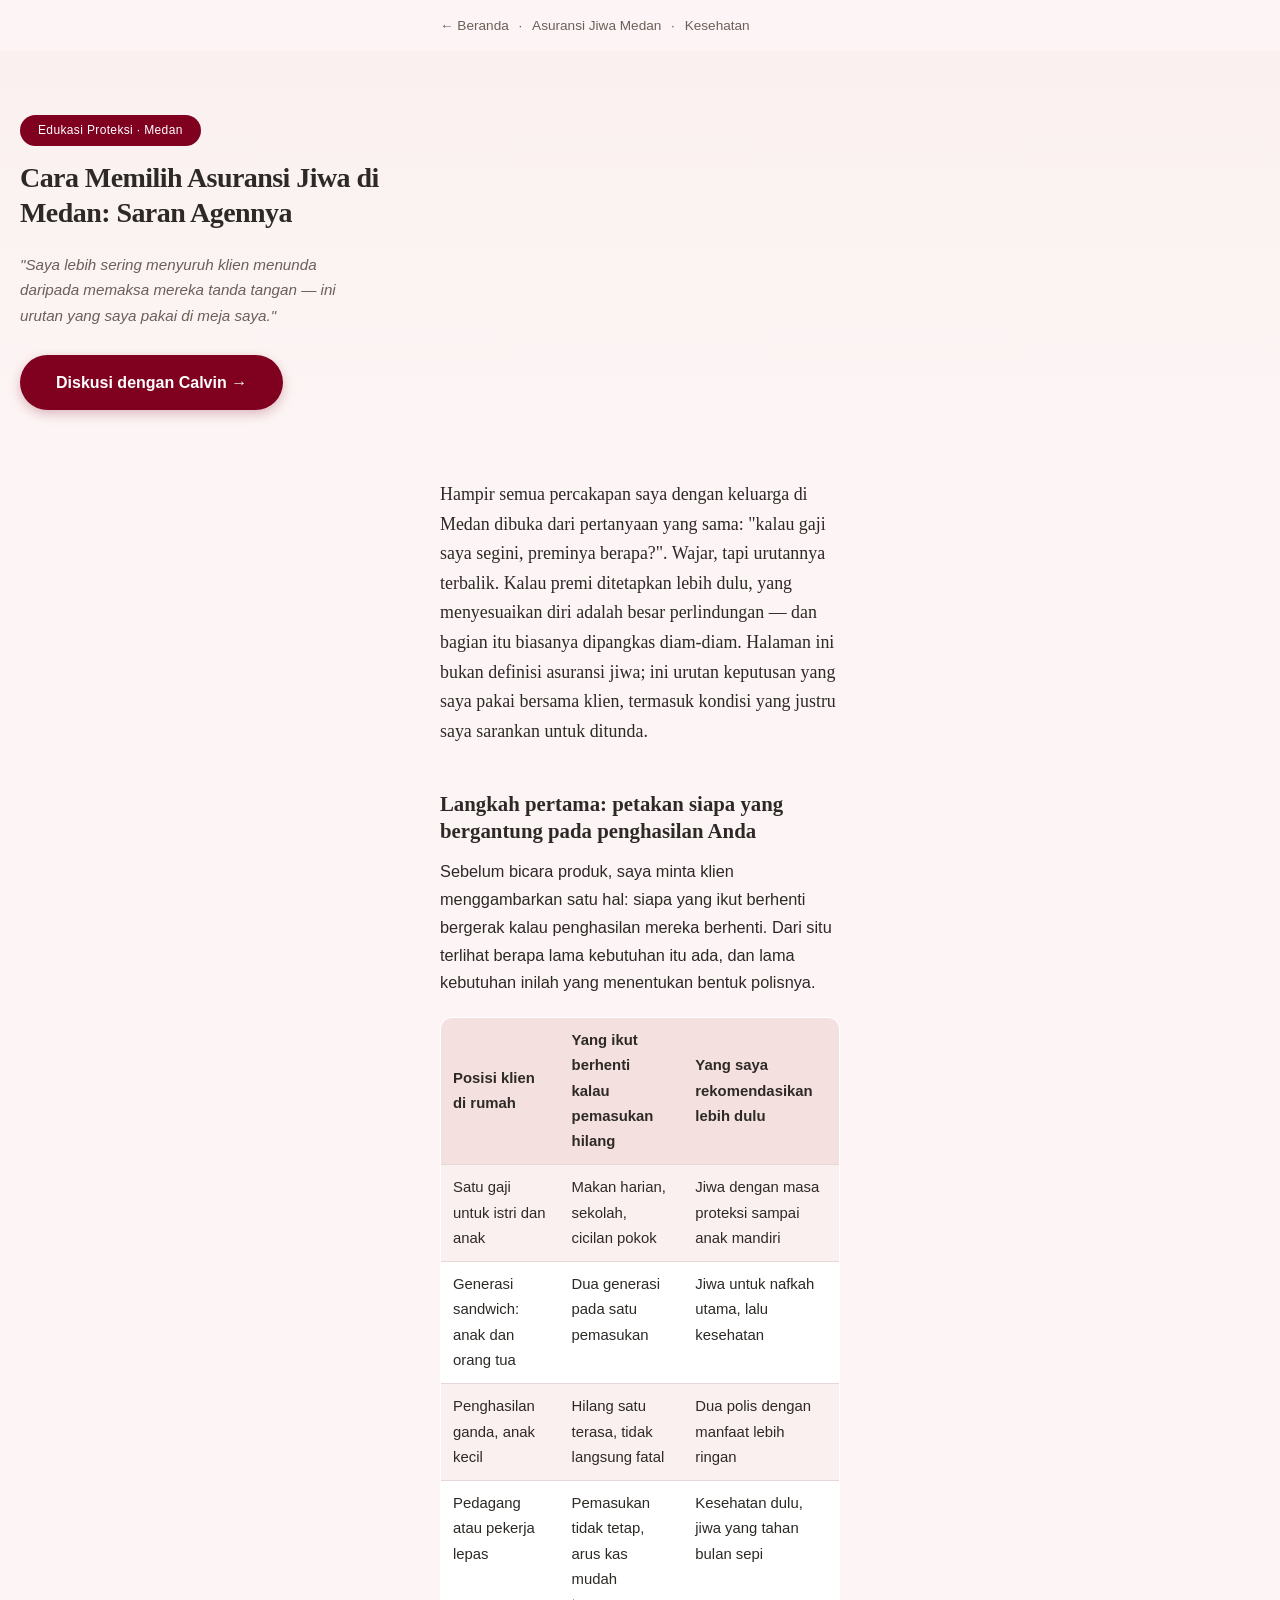
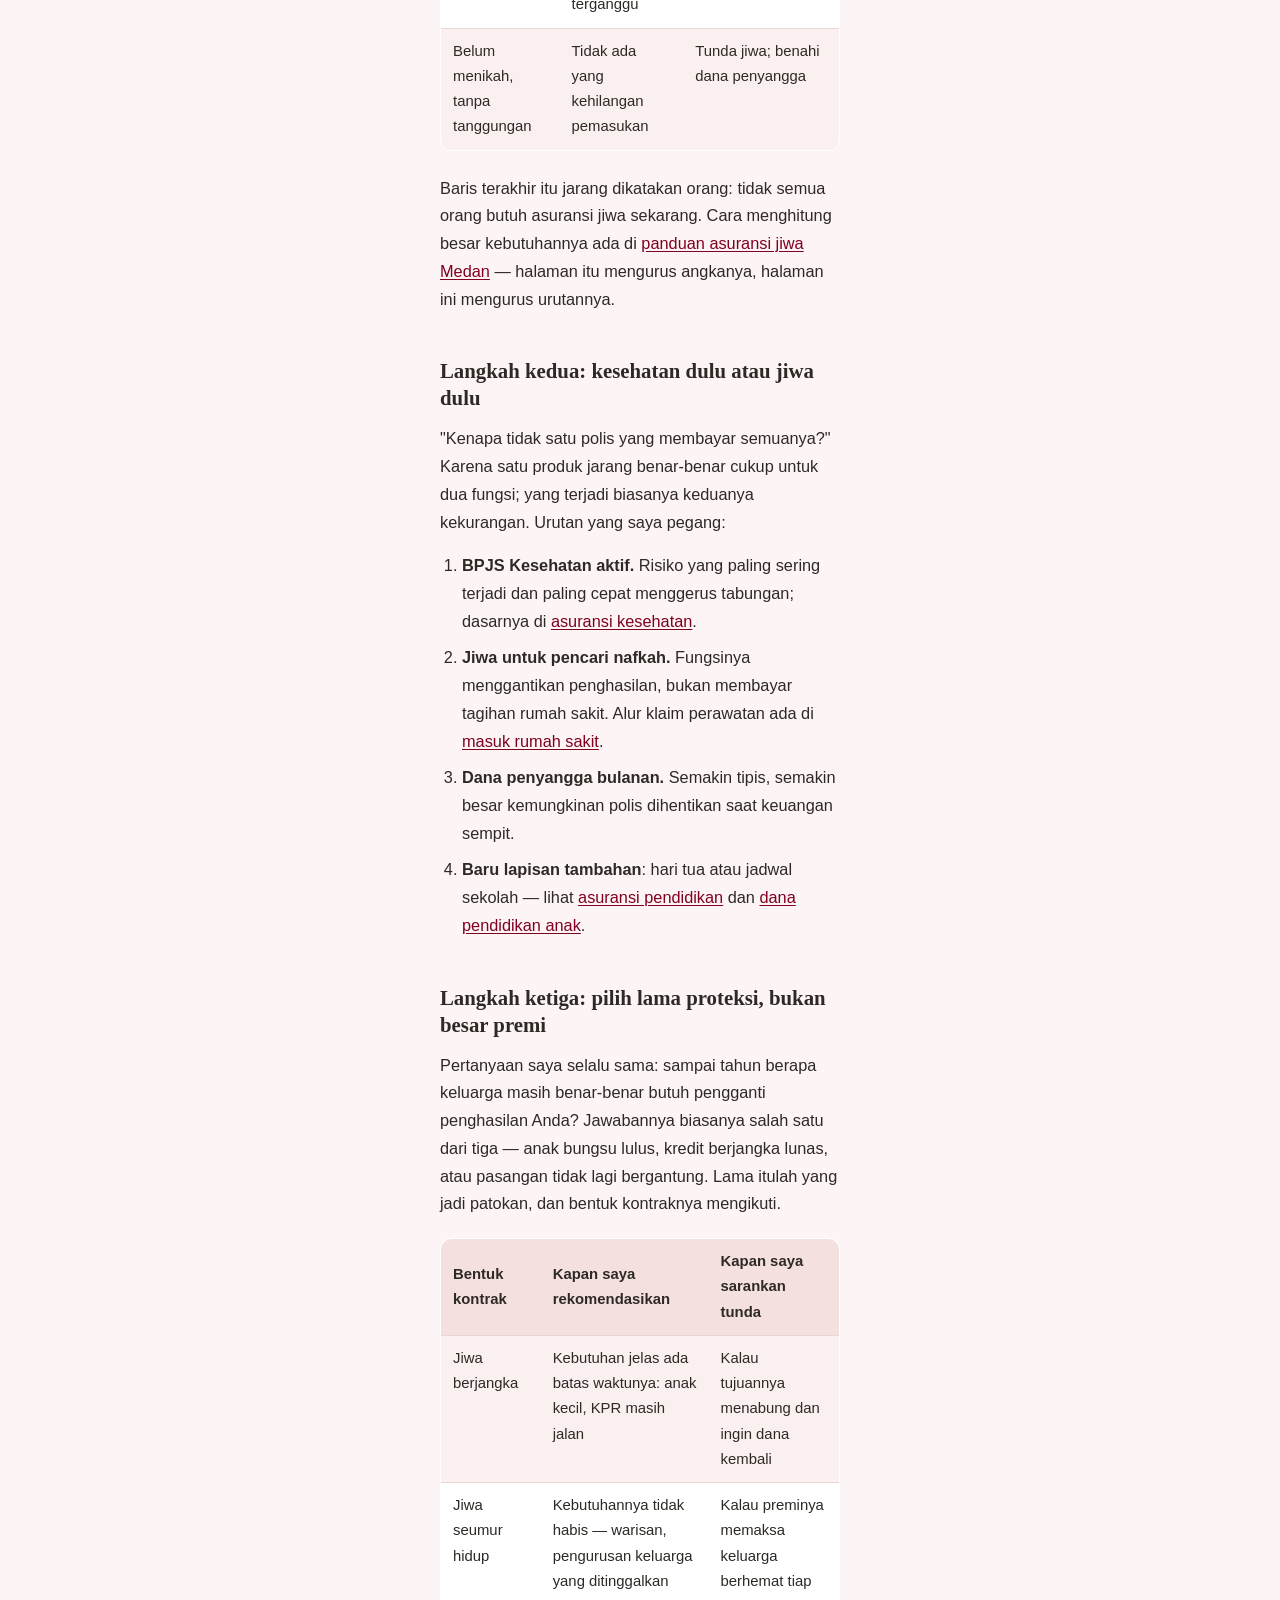
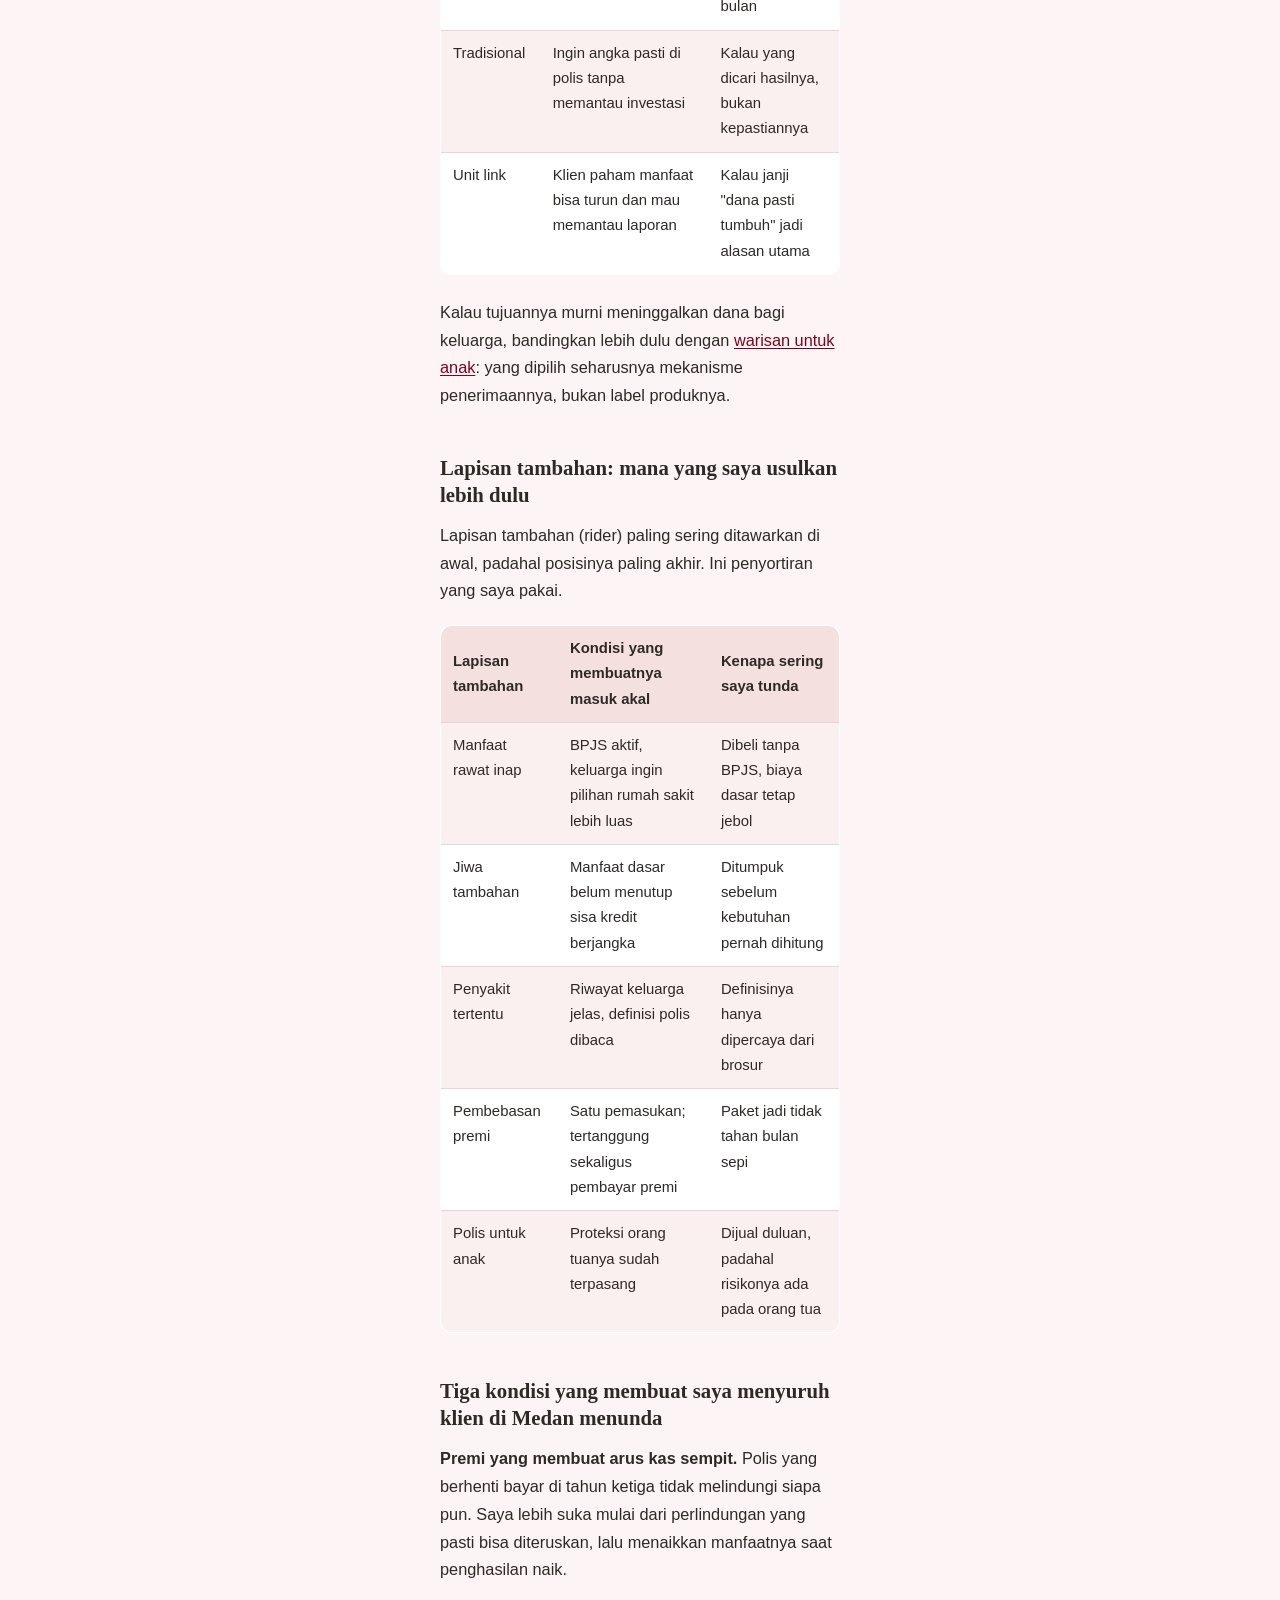
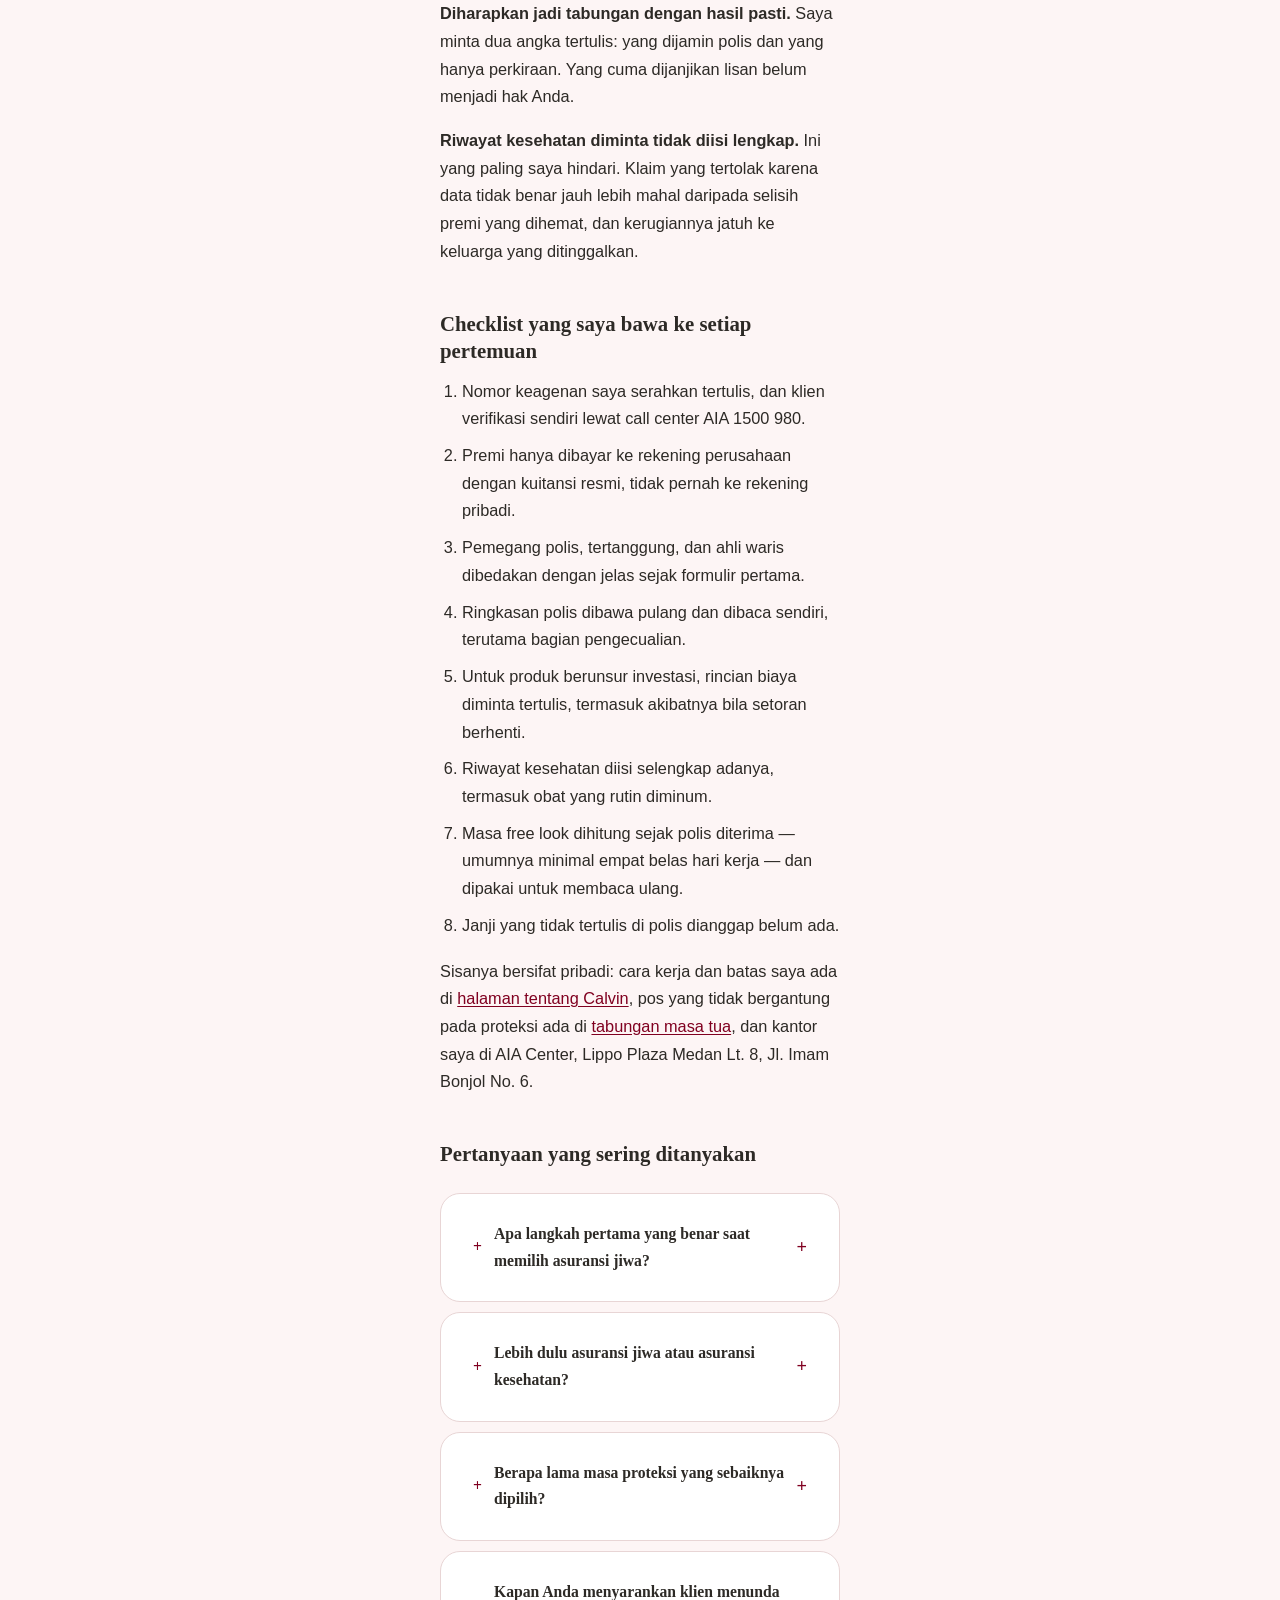
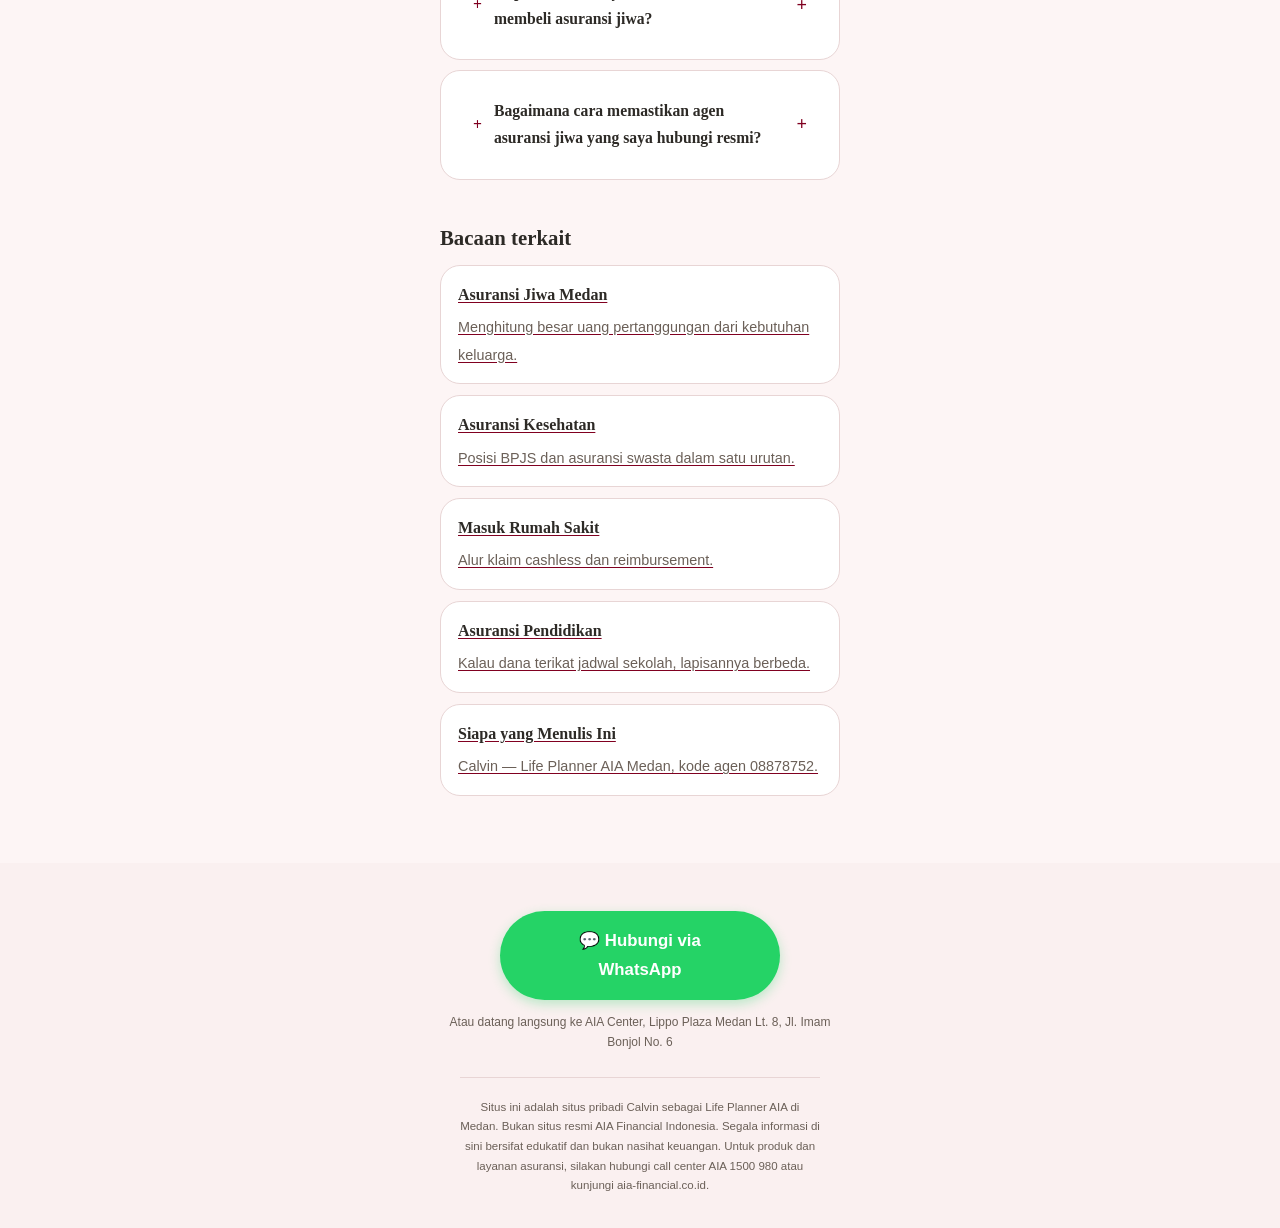
<file: cara-memilih-asuransi-jiwa/index.html>
<!DOCTYPE html>
<html lang="id">
<head>
<meta charset="UTF-8">
<meta name="viewport" content="width=device-width, initial-scale=1.0">
<title>Cara Memilih Asuransi Jiwa di Medan: Saran Agennya</title>
<meta name="description" content="Urutan memilih asuransi jiwa untuk keluarga di Medan: petakan yang bergantung, tentukan lama proteksi, baru bicara premi dan verifikasi agen.">
<meta property="og:type" content="article">
<meta property="og:url" content="https://tanyacalvin.com/cara-memilih-asuransi-jiwa/">
<meta property="og:title" content="Cara Memilih Asuransi Jiwa di Medan: Saran Agennya">
<meta property="og:description" content="Urutan memilih asuransi jiwa untuk keluarga di Medan: petakan yang bergantung, tentukan lama proteksi, baru bicara premi dan verifikasi agen.">
<meta name="twitter:card" content="summary_large_image">
<meta name="theme-color" content="#800020">
<link rel="canonical" href="https://tanyacalvin.com/cara-memilih-asuransi-jiwa/">
<link rel="stylesheet" href="../style.css">
<script type="application/ld+json">
{
  "@context": "https://schema.org",
  "@graph": [
    {
      "@type": "Article",
      "headline": "Cara Memilih Asuransi Jiwa di Medan: Saran Agennya",
      "inLanguage": "id",
      "author": {
        "@type": "Person",
        "name": "Calvin",
        "jobTitle": "Life Planner AIA Medan",
        "url": "https://tanyacalvin.com/tentang-calvin/",
        "sameAs": []
      },
      "publisher": {
        "@type": "Organization",
        "name": "Calvin — Life Planner AIA Medan",
        "url": "https://tanyacalvin.com/"
      },
      "mainEntityOfPage": "https://tanyacalvin.com/cara-memilih-asuransi-jiwa/",
      "datePublished": "2026-10-22",
      "dateModified": "2026-10-22",
      "url": "https://tanyacalvin.com/cara-memilih-asuransi-jiwa/"
    },
    {
      "@type": "FAQPage",
      "mainEntity": [
        {
          "@type": "Question",
          "name": "Apa langkah pertama yang benar saat memilih asuransi jiwa?",
          "acceptedAnswer": {
            "@type": "Answer",
            "text": "Memetakan siapa yang bergantung pada penghasilan Anda dan sampai kapan, bukan menanyakan besar premi lebih dulu. Dari situ terlihat bentuk polis dan lama proteksi yang dibutuhkan."
          }
        },
        {
          "@type": "Question",
          "name": "Lebih dulu asuransi jiwa atau asuransi kesehatan?",
          "acceptedAnswer": {
            "@type": "Answer",
            "text": "BPJS Kesehatan sebaiknya aktif lebih dulu karena risikonya paling sering terjadi. Asuransi jiwa mengurus penghasilan yang hilang, bukan tagihan rumah sakit, sehingga keduanya tidak saling menggantikan."
          }
        },
        {
          "@type": "Question",
          "name": "Berapa lama masa proteksi yang sebaiknya dipilih?",
          "acceptedAnswer": {
            "@type": "Answer",
            "text": "Samakan dengan lama kebutuhan berlangsung: sampai anak mandiri, kredit berjangka lunas, atau pasangan tidak lagi bergantung. Menentukan lama proteksi lebih dulu membuat preminya masuk akal."
          }
        },
        {
          "@type": "Question",
          "name": "Kapan Anda menyarankan klien menunda membeli asuransi jiwa?",
          "acceptedAnswer": {
            "@type": "Answer",
            "text": "Kalau preminya membuat arus kas bulanan sempit, karena polis yang berhenti bayar tidak melindungi siapa pun. Saya juga menunda kalau produk diharapkan menjadi tabungan dengan hasil pasti."
          }
        },
        {
          "@type": "Question",
          "name": "Bagaimana cara memastikan agen asuransi jiwa yang saya hubungi resmi?",
          "acceptedAnswer": {
            "@type": "Answer",
            "text": "Minta nomor keagenan, lalu verifikasi sendiri lewat call center resmi perusahaan, AIA 1500 980. Premi hanya masuk ke rekening perusahaan dan dibuktikan kuitansi resmi."
          }
        }
      ]
    },
    {
      "@type": "BreadcrumbList",
      "itemListElement": [
        {
          "@type": "ListItem",
          "position": 1,
          "name": "Beranda",
          "item": "https://tanyacalvin.com/"
        },
        {
          "@type": "ListItem",
          "position": 2,
          "name": "Cara Memilih Asuransi Jiwa",
          "item": "https://tanyacalvin.com/cara-memilih-asuransi-jiwa/"
        }
      ]
    }
  ]
}
</script>
</head>
<body>

<nav class="crumb wrap">
  <a href="../">← Beranda</a> &nbsp;·&nbsp; <a href="../asuransi-jiwa-medan/">Asuransi Jiwa Medan</a> &nbsp;·&nbsp; <a href="../kesehatan/">Kesehatan</a>
</nav>

<header class="hero hero-content">
  <span class="hero-role">Edukasi Proteksi · Medan</span>
  <h1>Cara Memilih Asuransi Jiwa di Medan: Saran Agennya</h1>
  <p class="hero-tagline">"Saya lebih sering menyuruh klien menunda daripada memaksa mereka tanda tangan — ini urutan yang saya pakai di meja saya."</p>
  <a href="https://wa.me/628218331654" class="hero-cta">Diskusi dengan Calvin →</a>
</header>

<main class="wrap prose">
  <p class="lead">Hampir semua percakapan saya dengan keluarga di Medan dibuka dari pertanyaan yang sama: "kalau gaji saya segini, preminya berapa?". Wajar, tapi urutannya terbalik. Kalau premi ditetapkan lebih dulu, yang menyesuaikan diri adalah besar perlindungan — dan bagian itu biasanya dipangkas diam-diam. Halaman ini bukan definisi asuransi jiwa; ini urutan keputusan yang saya pakai bersama klien, termasuk kondisi yang justru saya sarankan untuk ditunda.</p>

  <h2>Langkah pertama: petakan siapa yang bergantung pada penghasilan Anda</h2>
  <p>Sebelum bicara produk, saya minta klien menggambarkan satu hal: siapa yang ikut berhenti bergerak kalau penghasilan mereka berhenti. Dari situ terlihat berapa lama kebutuhan itu ada, dan lama kebutuhan inilah yang menentukan bentuk polisnya.</p>
  <table>
    <tr><th>Posisi klien di rumah</th><th>Yang ikut berhenti kalau pemasukan hilang</th><th>Yang saya rekomendasikan lebih dulu</th></tr>
    <tr><td>Satu gaji untuk istri dan anak</td><td>Makan harian, sekolah, cicilan pokok</td><td>Jiwa dengan masa proteksi sampai anak mandiri</td></tr>
    <tr><td>Generasi sandwich: anak dan orang tua</td><td>Dua generasi pada satu pemasukan</td><td>Jiwa untuk nafkah utama, lalu kesehatan</td></tr>
    <tr><td>Penghasilan ganda, anak kecil</td><td>Hilang satu terasa, tidak langsung fatal</td><td>Dua polis dengan manfaat lebih ringan</td></tr>
    <tr><td>Pedagang atau pekerja lepas</td><td>Pemasukan tidak tetap, arus kas mudah terganggu</td><td>Kesehatan dulu, jiwa yang tahan bulan sepi</td></tr>
    <tr><td>Belum menikah, tanpa tanggungan</td><td>Tidak ada yang kehilangan pemasukan</td><td>Tunda jiwa; benahi dana penyangga</td></tr>
  </table>
  <p>Baris terakhir itu jarang dikatakan orang: tidak semua orang butuh asuransi jiwa sekarang. Cara menghitung besar kebutuhannya ada di <a href="../asuransi-jiwa-medan/">panduan asuransi jiwa Medan</a> — halaman itu mengurus angkanya, halaman ini mengurus urutannya.</p>

  <h2>Langkah kedua: kesehatan dulu atau jiwa dulu</h2>
  <p>"Kenapa tidak satu polis yang membayar semuanya?" Karena satu produk jarang benar-benar cukup untuk dua fungsi; yang terjadi biasanya keduanya kekurangan. Urutan yang saya pegang:</p>
  <ol>
    <li><strong>BPJS Kesehatan aktif.</strong> Risiko yang paling sering terjadi dan paling cepat menggerus tabungan; dasarnya di <a href="../kesehatan/">asuransi kesehatan</a>.</li>
    <li><strong>Jiwa untuk pencari nafkah.</strong> Fungsinya menggantikan penghasilan, bukan membayar tagihan rumah sakit. Alur klaim perawatan ada di <a href="../masuk-rumah-sakit/">masuk rumah sakit</a>.</li>
    <li><strong>Dana penyangga bulanan.</strong> Semakin tipis, semakin besar kemungkinan polis dihentikan saat keuangan sempit.</li>
    <li><strong>Baru lapisan tambahan</strong>: hari tua atau jadwal sekolah — lihat <a href="../asuransi-pendidikan/">asuransi pendidikan</a> dan <a href="../dana-pendidikan-anak/">dana pendidikan anak</a>.</li>
  </ol>

  <h2>Langkah ketiga: pilih lama proteksi, bukan besar premi</h2>
  <p>Pertanyaan saya selalu sama: sampai tahun berapa keluarga masih benar-benar butuh pengganti penghasilan Anda? Jawabannya biasanya salah satu dari tiga — anak bungsu lulus, kredit berjangka lunas, atau pasangan tidak lagi bergantung. Lama itulah yang jadi patokan, dan bentuk kontraknya mengikuti.</p>
  <table>
    <tr><th>Bentuk kontrak</th><th>Kapan saya rekomendasikan</th><th>Kapan saya sarankan tunda</th></tr>
    <tr><td>Jiwa berjangka</td><td>Kebutuhan jelas ada batas waktunya: anak kecil, KPR masih jalan</td><td>Kalau tujuannya menabung dan ingin dana kembali</td></tr>
    <tr><td>Jiwa seumur hidup</td><td>Kebutuhannya tidak habis — warisan, pengurusan keluarga yang ditinggalkan</td><td>Kalau preminya memaksa keluarga berhemat tiap bulan</td></tr>
    <tr><td>Tradisional</td><td>Ingin angka pasti di polis tanpa memantau investasi</td><td>Kalau yang dicari hasilnya, bukan kepastiannya</td></tr>
    <tr><td>Unit link</td><td>Klien paham manfaat bisa turun dan mau memantau laporan</td><td>Kalau janji "dana pasti tumbuh" jadi alasan utama</td></tr>
  </table>
  <p>Kalau tujuannya murni meninggalkan dana bagi keluarga, bandingkan lebih dulu dengan <a href="../warisan-anak/">warisan untuk anak</a>: yang dipilih seharusnya mekanisme penerimaannya, bukan label produknya.</p>

  <h2>Lapisan tambahan: mana yang saya usulkan lebih dulu</h2>
  <p>Lapisan tambahan (rider) paling sering ditawarkan di awal, padahal posisinya paling akhir. Ini penyortiran yang saya pakai.</p>
  <table>
    <tr><th>Lapisan tambahan</th><th>Kondisi yang membuatnya masuk akal</th><th>Kenapa sering saya tunda</th></tr>
    <tr><td>Manfaat rawat inap</td><td>BPJS aktif, keluarga ingin pilihan rumah sakit lebih luas</td><td>Dibeli tanpa BPJS, biaya dasar tetap jebol</td></tr>
    <tr><td>Jiwa tambahan</td><td>Manfaat dasar belum menutup sisa kredit berjangka</td><td>Ditumpuk sebelum kebutuhan pernah dihitung</td></tr>
    <tr><td>Penyakit tertentu</td><td>Riwayat keluarga jelas, definisi polis dibaca</td><td>Definisinya hanya dipercaya dari brosur</td></tr>
    <tr><td>Pembebasan premi</td><td>Satu pemasukan; tertanggung sekaligus pembayar premi</td><td>Paket jadi tidak tahan bulan sepi</td></tr>
    <tr><td>Polis untuk anak</td><td>Proteksi orang tuanya sudah terpasang</td><td>Dijual duluan, padahal risikonya ada pada orang tua</td></tr>
  </table>

  <h2>Tiga kondisi yang membuat saya menyuruh klien di Medan menunda</h2>
  <p><strong>Premi yang membuat arus kas sempit.</strong> Polis yang berhenti bayar di tahun ketiga tidak melindungi siapa pun. Saya lebih suka mulai dari perlindungan yang pasti bisa diteruskan, lalu menaikkan manfaatnya saat penghasilan naik.</p>
  <p><strong>Diharapkan jadi tabungan dengan hasil pasti.</strong> Saya minta dua angka tertulis: yang dijamin polis dan yang hanya perkiraan. Yang cuma dijanjikan lisan belum menjadi hak Anda.</p>
  <p><strong>Riwayat kesehatan diminta tidak diisi lengkap.</strong> Ini yang paling saya hindari. Klaim yang tertolak karena data tidak benar jauh lebih mahal daripada selisih premi yang dihemat, dan kerugiannya jatuh ke keluarga yang ditinggalkan.</p>

  <h2>Checklist yang saya bawa ke setiap pertemuan</h2>
  <ol>
    <li>Nomor keagenan saya serahkan tertulis, dan klien verifikasi sendiri lewat call center AIA 1500 980.</li>
    <li>Premi hanya dibayar ke rekening perusahaan dengan kuitansi resmi, tidak pernah ke rekening pribadi.</li>
    <li>Pemegang polis, tertanggung, dan ahli waris dibedakan dengan jelas sejak formulir pertama.</li>
    <li>Ringkasan polis dibawa pulang dan dibaca sendiri, terutama bagian pengecualian.</li>
    <li>Untuk produk berunsur investasi, rincian biaya diminta tertulis, termasuk akibatnya bila setoran berhenti.</li>
    <li>Riwayat kesehatan diisi selengkap adanya, termasuk obat yang rutin diminum.</li>
    <li>Masa free look dihitung sejak polis diterima — umumnya minimal empat belas hari kerja — dan dipakai untuk membaca ulang.</li>
    <li>Janji yang tidak tertulis di polis dianggap belum ada.</li>
  </ol>
  <p>Sisanya bersifat pribadi: cara kerja dan batas saya ada di <a href="../tentang-calvin/">halaman tentang Calvin</a>, pos yang tidak bergantung pada proteksi ada di <a href="../tabungan-masa-tua/">tabungan masa tua</a>, dan kantor saya di AIA Center, Lippo Plaza Medan Lt. 8, Jl. Imam Bonjol No. 6.</p>

  <h2>Pertanyaan yang sering ditanyakan</h2>
  <div class="faq">
    <details><summary>Apa langkah pertama yang benar saat memilih asuransi jiwa?</summary>
    <p>Memetakan siapa yang bergantung pada penghasilan Anda dan sampai kapan, bukan menanyakan besar premi lebih dulu. Dari situ terlihat bentuk polis dan lama proteksi yang dibutuhkan.</p></details>
    <details><summary>Lebih dulu asuransi jiwa atau asuransi kesehatan?</summary>
    <p>BPJS Kesehatan sebaiknya aktif lebih dulu karena risikonya paling sering terjadi. Asuransi jiwa mengurus penghasilan yang hilang, bukan tagihan rumah sakit, sehingga keduanya tidak saling menggantikan.</p></details>
    <details><summary>Berapa lama masa proteksi yang sebaiknya dipilih?</summary>
    <p>Samakan dengan lama kebutuhan berlangsung: sampai anak mandiri, kredit berjangka lunas, atau pasangan tidak lagi bergantung. Menentukan lama proteksi lebih dulu membuat preminya masuk akal.</p></details>
    <details><summary>Kapan Anda menyarankan klien menunda membeli asuransi jiwa?</summary>
    <p>Kalau preminya membuat arus kas bulanan sempit, karena polis yang berhenti bayar tidak melindungi siapa pun. Saya juga menunda kalau produk diharapkan menjadi tabungan dengan hasil pasti.</p></details>
    <details><summary>Bagaimana cara memastikan agen asuransi jiwa yang saya hubungi resmi?</summary>
    <p>Minta nomor keagenan, lalu verifikasi sendiri lewat call center resmi perusahaan, AIA 1500 980. Premi hanya masuk ke rekening perusahaan dan dibuktikan kuitansi resmi.</p></details>
  </div>

  <h2>Bacaan terkait</h2>
  <a class="link-card" href="../asuransi-jiwa-medan/"><strong>Asuransi Jiwa Medan</strong><span>Menghitung besar uang pertanggungan dari kebutuhan keluarga.</span></a>
  <a class="link-card" href="../kesehatan/"><strong>Asuransi Kesehatan</strong><span>Posisi BPJS dan asuransi swasta dalam satu urutan.</span></a>
  <a class="link-card" href="../masuk-rumah-sakit/"><strong>Masuk Rumah Sakit</strong><span>Alur klaim cashless dan reimbursement.</span></a>
  <a class="link-card" href="../asuransi-pendidikan/"><strong>Asuransi Pendidikan</strong><span>Kalau dana terikat jadwal sekolah, lapisannya berbeda.</span></a>
  <a class="link-card" href="../tentang-calvin/"><strong>Siapa yang Menulis Ini</strong><span>Calvin — Life Planner AIA Medan, kode agen 08878752.</span></a>
</main>

<footer class="footer">
  <div class="wrap">
    <a href="https://wa.me/628218331654" class="footer-cta">💬 Hubungi via WhatsApp</a>
    <p class="footer-note">Atau datang langsung ke AIA Center, Lippo Plaza Medan Lt. 8, Jl. Imam Bonjol No. 6</p>
    <div class="footer-disclaimer">
      Situs ini adalah situs pribadi Calvin sebagai Life Planner AIA di Medan. Bukan situs resmi AIA Financial Indonesia. Segala informasi di sini bersifat edukatif dan bukan nasihat keuangan. Untuk produk dan layanan asuransi, silakan hubungi call center AIA 1500 980 atau kunjungi aia-financial.co.id.
    </div>
  </div>
</footer>

</body>
</html>
</file>
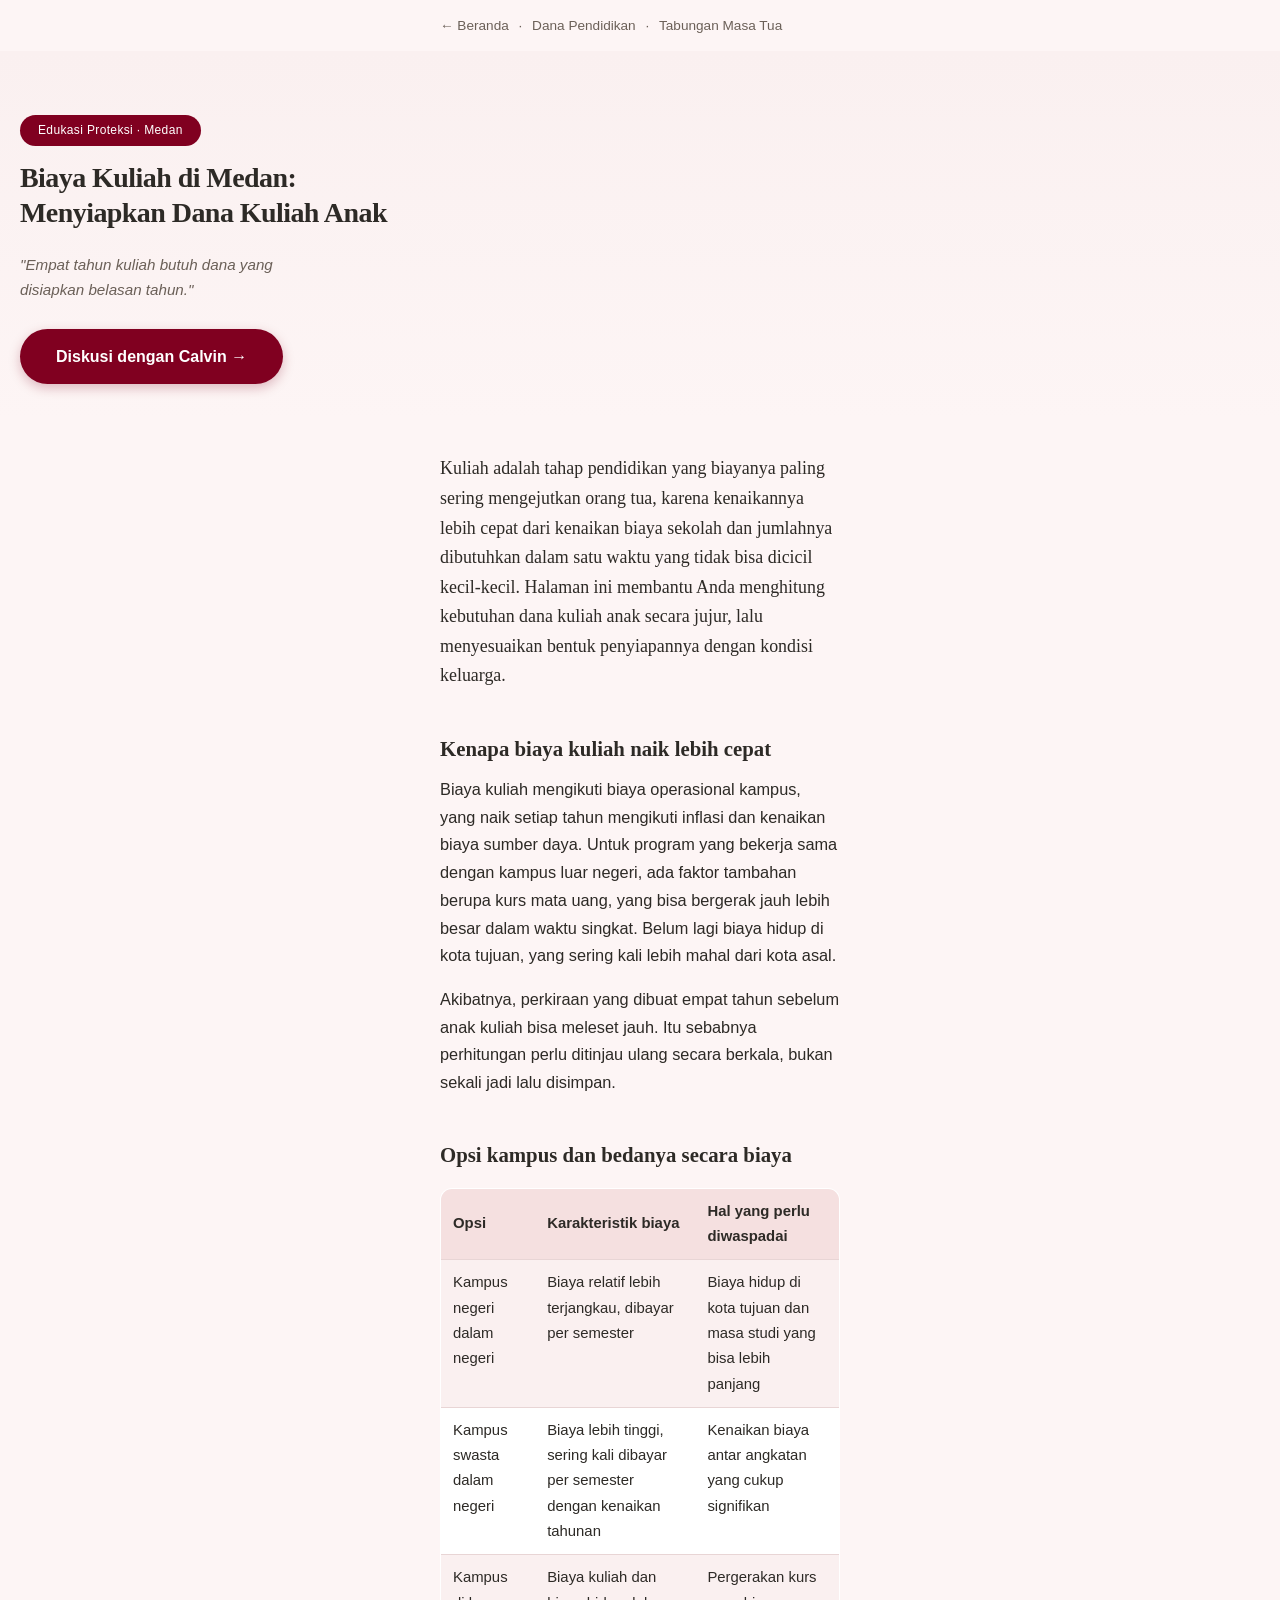
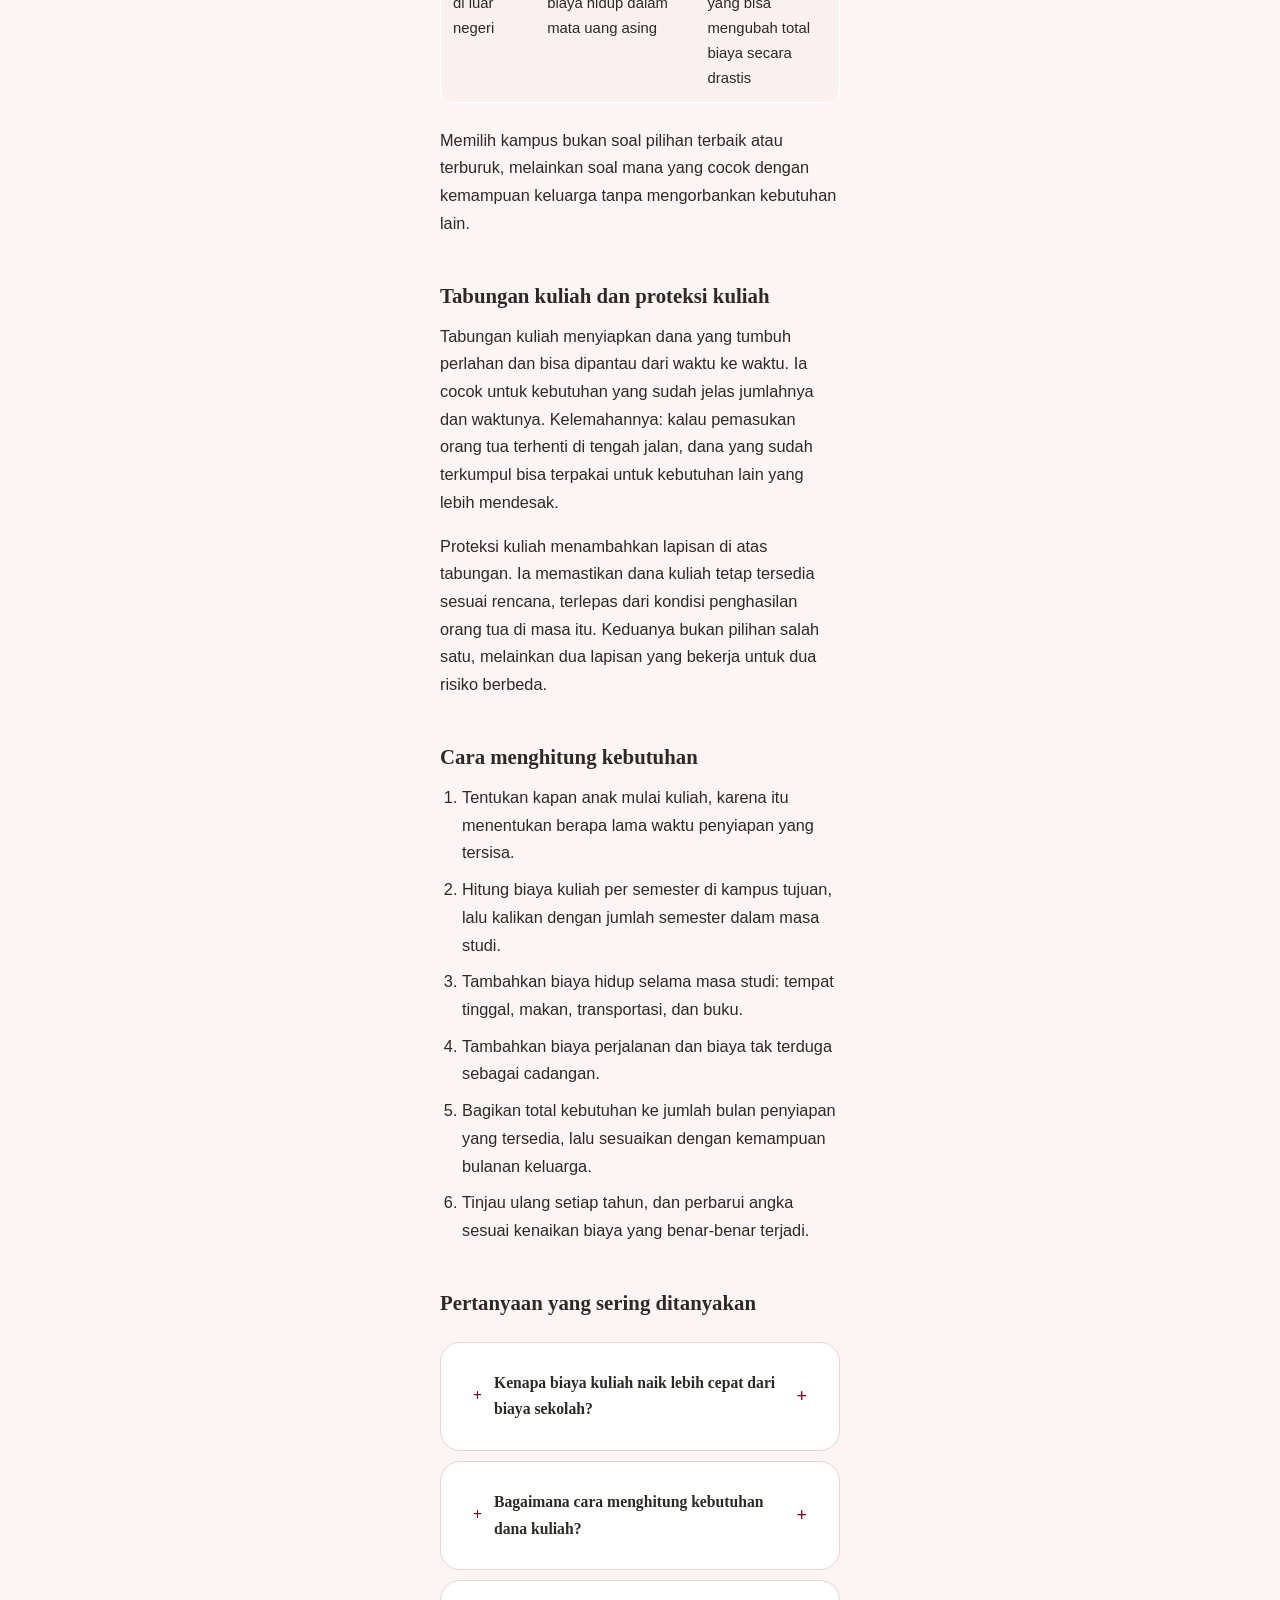
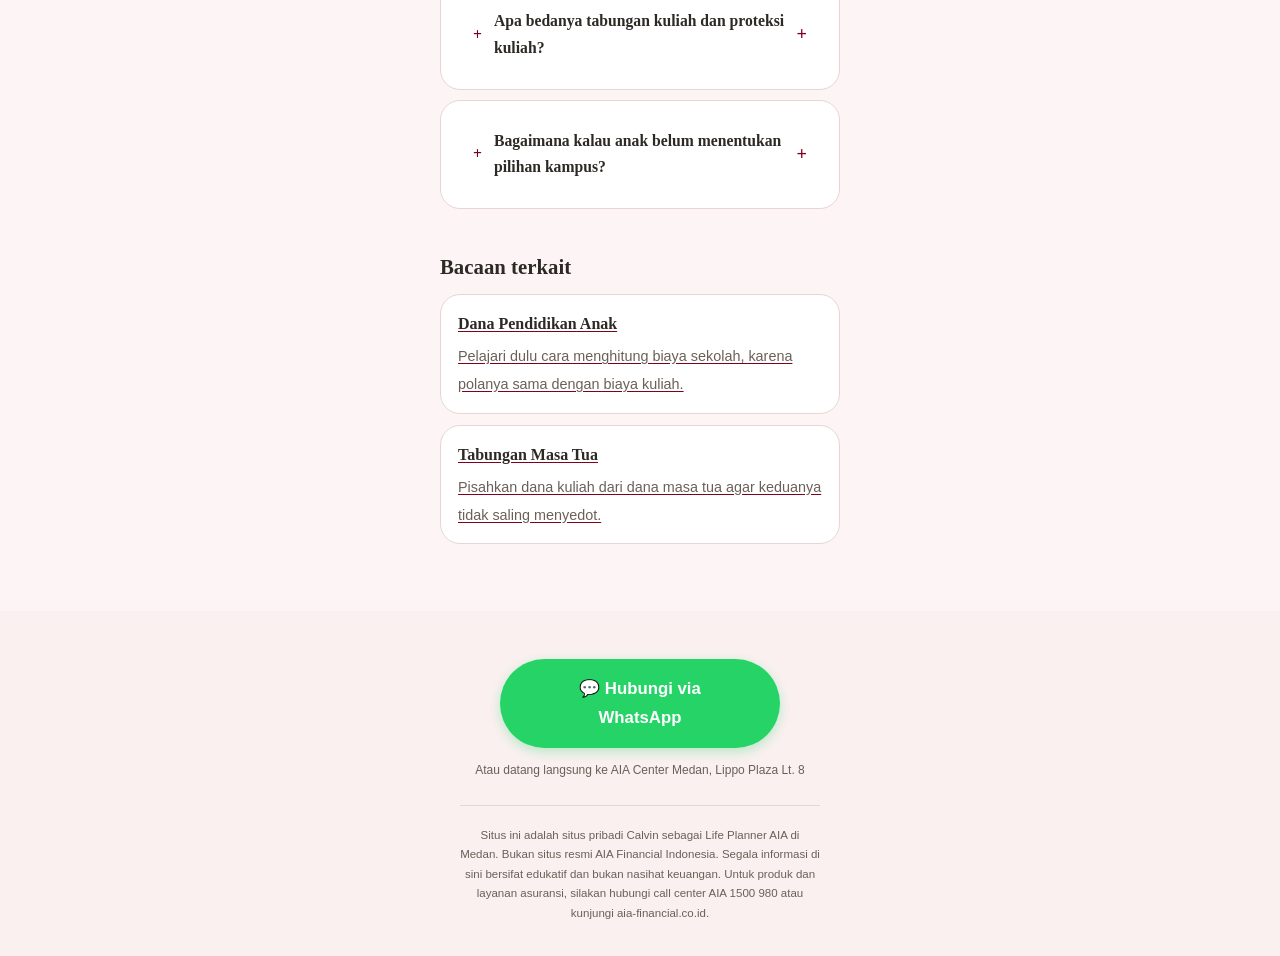
<file: dana-kuliah-anak/index.html>
<!DOCTYPE html>
<html lang="id">
<head>
<meta charset="UTF-8">
<meta name="viewport" content="width=device-width, initial-scale=1.0">
<title>Biaya Kuliah di Medan: Menyiapkan Dana Kuliah Anak</title>
<meta name="description" content="Perbandingan biaya kuliah kampus negeri dan swasta di Medan serta Sumatera Utara, laju kenaikannya, dan cara menghitung dana yang perlu disiapkan.">
<meta property="og:type" content="article">
<meta property="og:url" content="https://tanyacalvin.com/dana-kuliah-anak/">
<meta property="og:title" content="Biaya Kuliah di Medan: Menyiapkan Dana Kuliah Anak">
<meta property="og:description" content="Perbandingan biaya kuliah kampus negeri dan swasta di Medan serta Sumatera Utara, laju kenaikannya, dan cara menghitung dana yang perlu disiapkan.">
<meta name="twitter:card" content="summary_large_image">
<meta name="theme-color" content="#800020">
<link rel="canonical" href="https://tanyacalvin.com/dana-kuliah-anak/">
<link rel="stylesheet" href="../style.css">
<script type="application/ld+json">
{
  "@context": "https://schema.org",
  "@graph": [
    {
      "@type": "Article",
      "headline": "Biaya Kuliah di Medan: Menyiapkan Dana Kuliah Anak",
      "inLanguage": "id",
      "author": {
        "@type": "Person",
        "name": "Calvin",
        "jobTitle": "Life Planner AIA Medan",
        "url": "https://tanyacalvin.com/tentang-calvin/",
        "sameAs": []
      },
      "publisher": {
        "@type": "Organization",
        "name": "Calvin — Life Planner AIA Medan",
        "url": "https://tanyacalvin.com/"
      },
      "mainEntityOfPage": "https://tanyacalvin.com/dana-kuliah-anak/",
      "datePublished": "2026-10-19",
      "dateModified": "2026-10-19",
      "url": "https://tanyacalvin.com/dana-kuliah-anak/"
    },
    {
      "@type": "FAQPage",
      "mainEntity": [
        {
          "@type": "Question",
          "name": "Kenapa biaya kuliah naik lebih cepat dari biaya sekolah?",
          "acceptedAnswer": {
            "@type": "Answer",
            "text": "Karena biaya kuliah mengikuti biaya operasional kampus dan kurs mata uang untuk program internasional, ditambah kebutuhan hidup di kota tujuan yang tidak murah."
          }
        },
        {
          "@type": "Question",
          "name": "Bagaimana cara menghitung kebutuhan dana kuliah?",
          "acceptedAnswer": {
            "@type": "Answer",
            "text": "Hitung biaya kuliah, biaya hidup selama masa studi, dan biaya perjalanan, lalu tentukan berapa lama masa studi dan kapan biaya itu mulai dibutuhkan."
          }
        },
        {
          "@type": "Question",
          "name": "Apa bedanya tabungan kuliah dan proteksi kuliah?",
          "acceptedAnswer": {
            "@type": "Answer",
            "text": "Tabungan kuliah menyiapkan dana yang tumbuh perlahan, sementara proteksi kuliah memastikan dana kuliah tetap tersedia walau pemasukan orang tua terhenti sebelum anak lulus."
          }
        }
      ]
    },
    {
      "@type": "BreadcrumbList",
      "itemListElement": [
        {
          "@type": "ListItem",
          "position": 1,
          "name": "Beranda",
          "item": "https://tanyacalvin.com/"
        },
        {
          "@type": "ListItem",
          "position": 2,
          "name": "Dana Kuliah Anak",
          "item": "https://tanyacalvin.com/dana-kuliah-anak/"
        }
      ]
    }
  ]
}
</script>
</head>
<body>

<nav class="crumb wrap">
  <a href="../">← Beranda</a> &nbsp;·&nbsp; <a href="../dana-pendidikan-anak/">Dana Pendidikan</a> &nbsp;·&nbsp; <a href="../tabungan-masa-tua/">Tabungan Masa Tua</a>
</nav>

<header class="hero hero-content">
  <span class="hero-role">Edukasi Proteksi · Medan</span>
  <h1>Biaya Kuliah di Medan: Menyiapkan Dana Kuliah Anak</h1>
  <p class="hero-tagline">"Empat tahun kuliah butuh dana yang disiapkan belasan tahun."</p>
  <a href="https://wa.me/628218331654" class="hero-cta">Diskusi dengan Calvin →</a>
</header>

<main class="wrap prose">
  <p class="lead">Kuliah adalah tahap pendidikan yang biayanya paling sering mengejutkan orang tua, karena kenaikannya lebih cepat dari kenaikan biaya sekolah dan jumlahnya dibutuhkan dalam satu waktu yang tidak bisa dicicil kecil-kecil. Halaman ini membantu Anda menghitung kebutuhan dana kuliah anak secara jujur, lalu menyesuaikan bentuk penyiapannya dengan kondisi keluarga.</p>

  <h2>Kenapa biaya kuliah naik lebih cepat</h2>
  <p>Biaya kuliah mengikuti biaya operasional kampus, yang naik setiap tahun mengikuti inflasi dan kenaikan biaya sumber daya. Untuk program yang bekerja sama dengan kampus luar negeri, ada faktor tambahan berupa kurs mata uang, yang bisa bergerak jauh lebih besar dalam waktu singkat. Belum lagi biaya hidup di kota tujuan, yang sering kali lebih mahal dari kota asal.</p>
  <p>Akibatnya, perkiraan yang dibuat empat tahun sebelum anak kuliah bisa meleset jauh. Itu sebabnya perhitungan perlu ditinjau ulang secara berkala, bukan sekali jadi lalu disimpan.</p>

  <h2>Opsi kampus dan bedanya secara biaya</h2>
  <table>
    <tr><th>Opsi</th><th>Karakteristik biaya</th><th>Hal yang perlu diwaspadai</th></tr>
    <tr><td>Kampus negeri dalam negeri</td><td>Biaya relatif lebih terjangkau, dibayar per semester</td><td>Biaya hidup di kota tujuan dan masa studi yang bisa lebih panjang</td></tr>
    <tr><td>Kampus swasta dalam negeri</td><td>Biaya lebih tinggi, sering kali dibayar per semester dengan kenaikan tahunan</td><td>Kenaikan biaya antar angkatan yang cukup signifikan</td></tr>
    <tr><td>Kampus di luar negeri</td><td>Biaya kuliah dan biaya hidup dalam mata uang asing</td><td>Pergerakan kurs yang bisa mengubah total biaya secara drastis</td></tr>
  </table>
  <p>Memilih kampus bukan soal pilihan terbaik atau terburuk, melainkan soal mana yang cocok dengan kemampuan keluarga tanpa mengorbankan kebutuhan lain.</p>

  <h2>Tabungan kuliah dan proteksi kuliah</h2>
  <p>Tabungan kuliah menyiapkan dana yang tumbuh perlahan dan bisa dipantau dari waktu ke waktu. Ia cocok untuk kebutuhan yang sudah jelas jumlahnya dan waktunya. Kelemahannya: kalau pemasukan orang tua terhenti di tengah jalan, dana yang sudah terkumpul bisa terpakai untuk kebutuhan lain yang lebih mendesak.</p>
  <p>Proteksi kuliah menambahkan lapisan di atas tabungan. Ia memastikan dana kuliah tetap tersedia sesuai rencana, terlepas dari kondisi penghasilan orang tua di masa itu. Keduanya bukan pilihan salah satu, melainkan dua lapisan yang bekerja untuk dua risiko berbeda.</p>

  <h2>Cara menghitung kebutuhan</h2>
  <ol>
    <li>Tentukan kapan anak mulai kuliah, karena itu menentukan berapa lama waktu penyiapan yang tersisa.</li>
    <li>Hitung biaya kuliah per semester di kampus tujuan, lalu kalikan dengan jumlah semester dalam masa studi.</li>
    <li>Tambahkan biaya hidup selama masa studi: tempat tinggal, makan, transportasi, dan buku.</li>
    <li>Tambahkan biaya perjalanan dan biaya tak terduga sebagai cadangan.</li>
    <li>Bagikan total kebutuhan ke jumlah bulan penyiapan yang tersedia, lalu sesuaikan dengan kemampuan bulanan keluarga.</li>
    <li>Tinjau ulang setiap tahun, dan perbarui angka sesuai kenaikan biaya yang benar-benar terjadi.</li>
  </ol>

  <h2>Pertanyaan yang sering ditanyakan</h2>
  <div class="faq">
    <details><summary>Kenapa biaya kuliah naik lebih cepat dari biaya sekolah?</summary>
    <p>Karena biaya kuliah mengikuti biaya operasional kampus dan kurs mata uang untuk program internasional, ditambah kebutuhan hidup di kota tujuan yang tidak murah.</p></details>
    <details><summary>Bagaimana cara menghitung kebutuhan dana kuliah?</summary>
    <p>Hitung biaya kuliah, biaya hidup selama masa studi, dan biaya perjalanan, lalu tentukan berapa lama masa studi dan kapan biaya itu mulai dibutuhkan.</p></details>
    <details><summary>Apa bedanya tabungan kuliah dan proteksi kuliah?</summary>
    <p>Tabungan kuliah menyiapkan dana yang tumbuh perlahan, sementara proteksi kuliah memastikan dana kuliah tetap tersedia walau pemasukan orang tua terhenti sebelum anak lulus.</p></details>
    <details><summary>Bagaimana kalau anak belum menentukan pilihan kampus?</summary>
    <p>Tetap hitung dengan skenario terburuk dari beberapa opsi kampus. Lebih baik dana tersedia melebihi kebutuhan, daripada rencana meleset karena angka yang terlalu optimis.</p></details>
  </div>

  <h2>Bacaan terkait</h2>
  <a class="link-card" href="../dana-pendidikan-anak/"><strong>Dana Pendidikan Anak</strong><span>Pelajari dulu cara menghitung biaya sekolah, karena polanya sama dengan biaya kuliah.</span></a>
  <a class="link-card" href="../tabungan-masa-tua/"><strong>Tabungan Masa Tua</strong><span>Pisahkan dana kuliah dari dana masa tua agar keduanya tidak saling menyedot.</span></a>
</main>

<footer class="footer">
  <div class="wrap">
    <a href="https://wa.me/628218331654" class="footer-cta">💬 Hubungi via WhatsApp</a>
    <p class="footer-note">Atau datang langsung ke AIA Center Medan, Lippo Plaza Lt. 8</p>
    <div class="footer-disclaimer">
      Situs ini adalah situs pribadi Calvin sebagai Life Planner AIA di Medan. Bukan situs resmi AIA Financial Indonesia. Segala informasi di sini bersifat edukatif dan bukan nasihat keuangan. Untuk produk dan layanan asuransi, silakan hubungi call center AIA 1500 980 atau kunjungi aia-financial.co.id.
    </div>
  </div>
</footer>

</body>
</html>
</file>
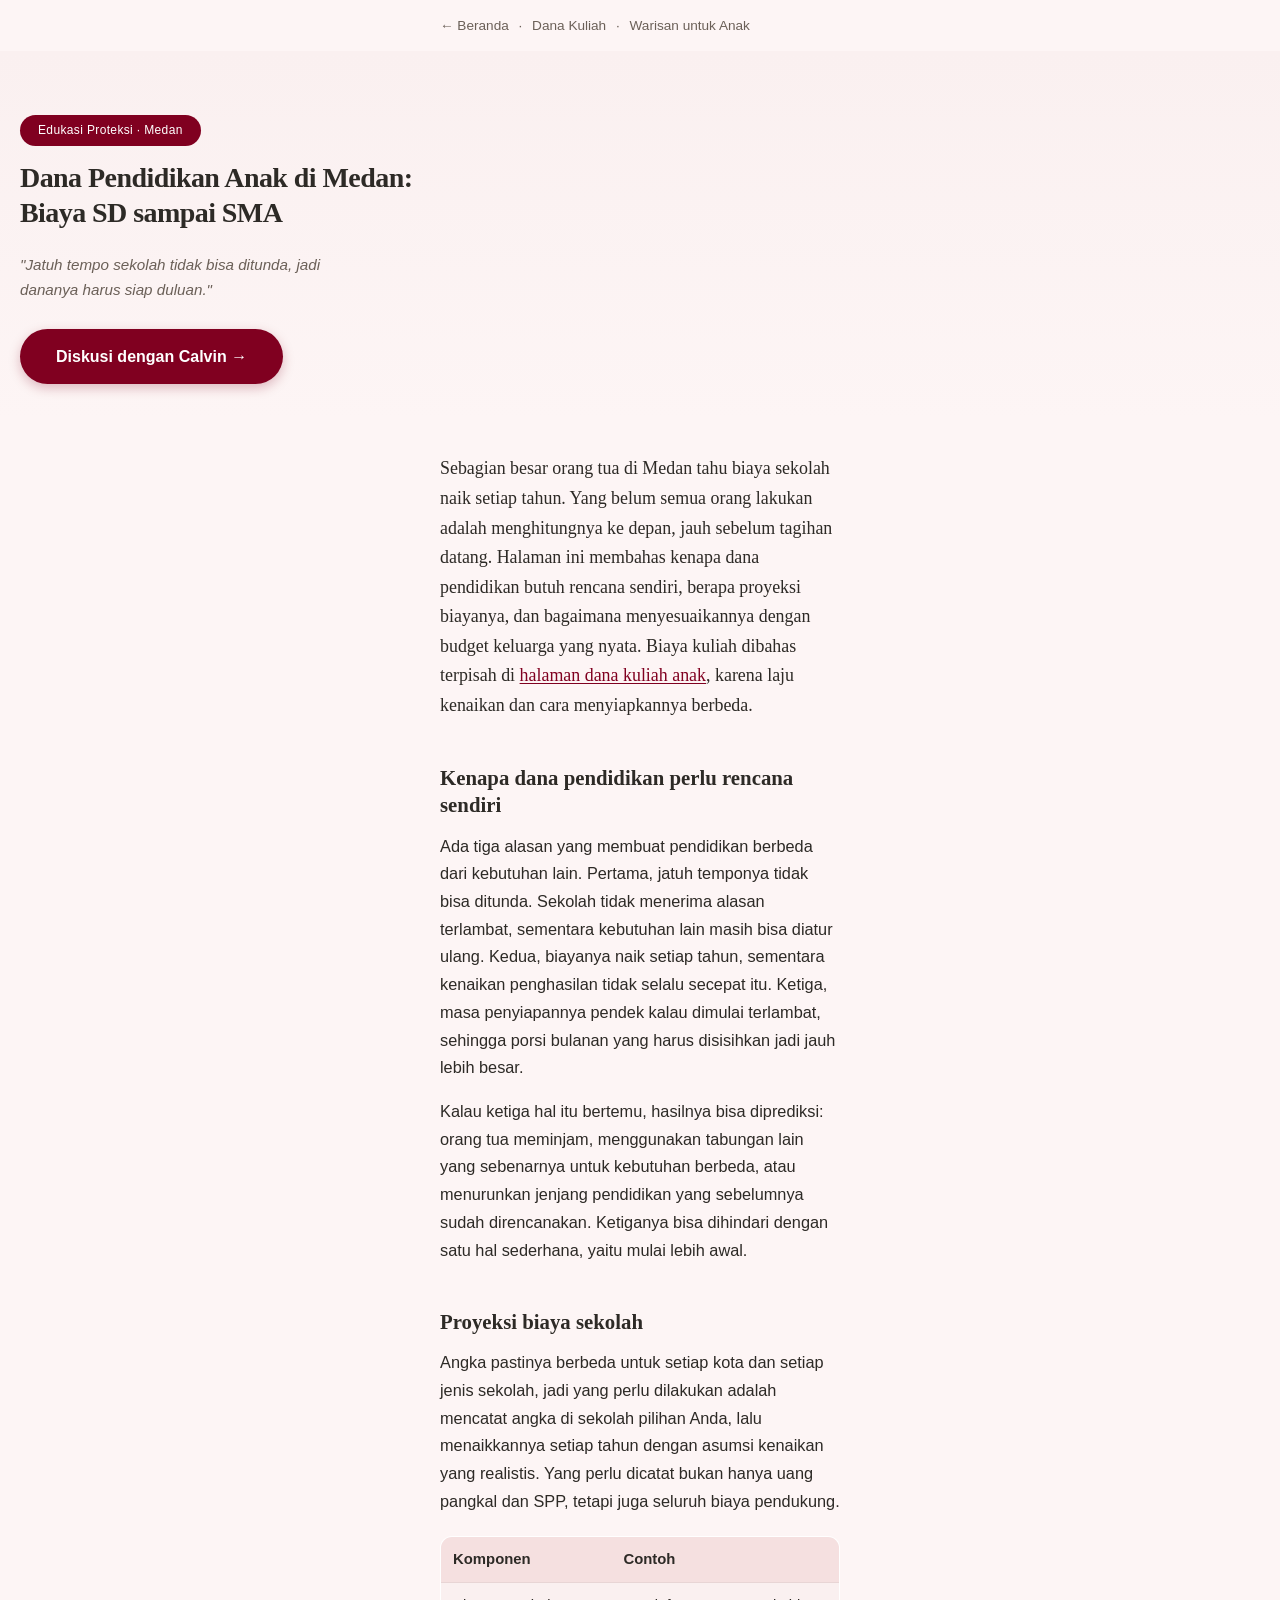
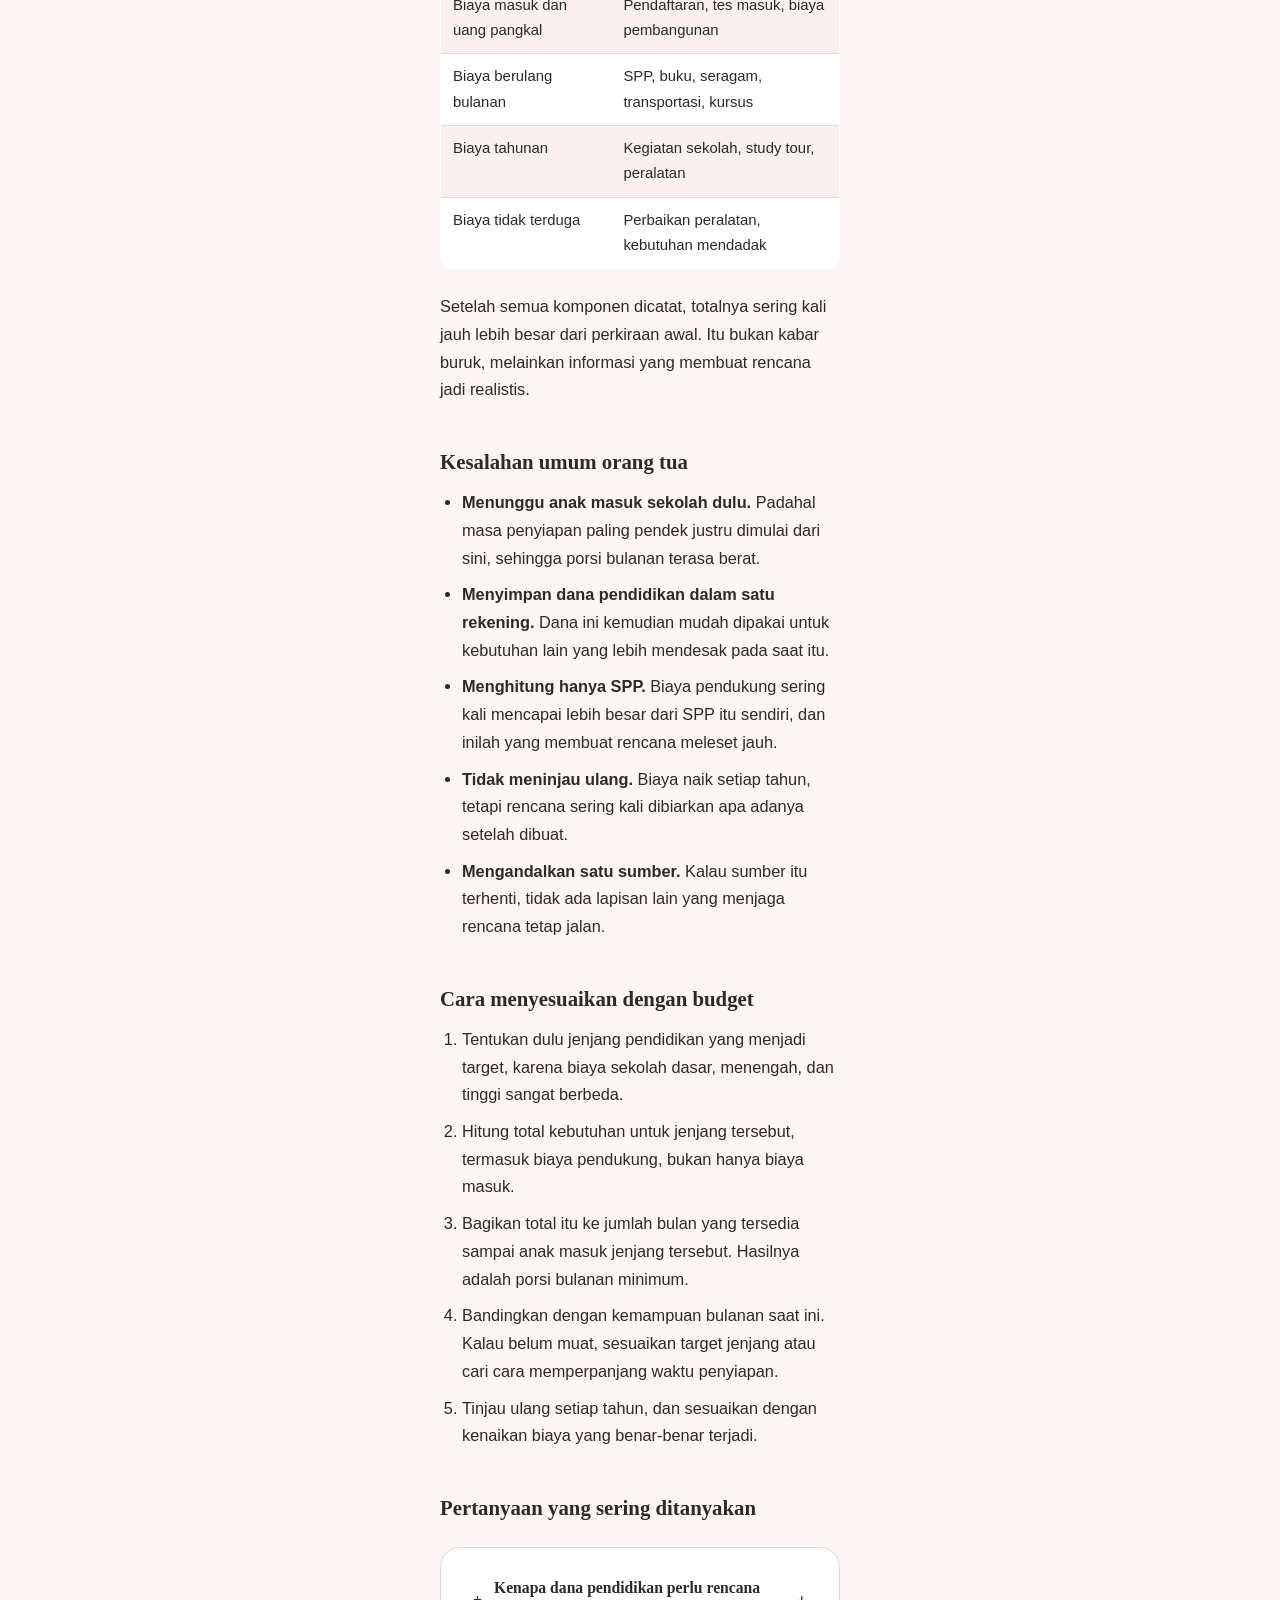
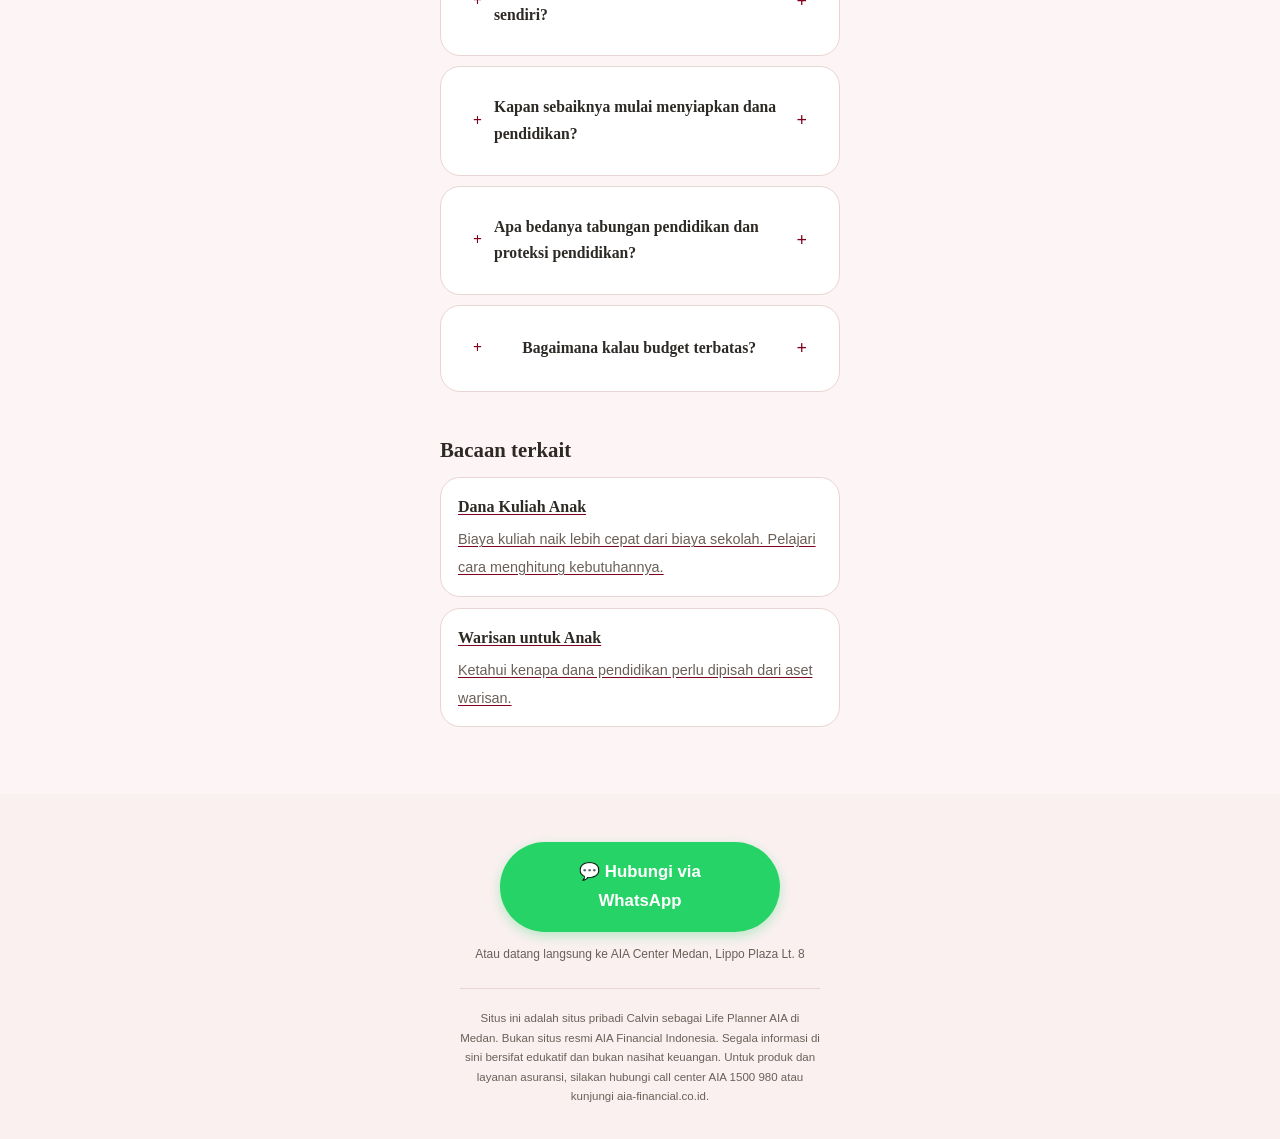
<file: dana-pendidikan-anak/index.html>
<!DOCTYPE html>
<html lang="id">
<head>
<meta charset="UTF-8">
<meta name="viewport" content="width=device-width, initial-scale=1.0">
<title>Dana Pendidikan Anak di Medan: Biaya SD sampai SMA</title>
<meta name="description" content="Proyeksi biaya sekolah SD sampai SMA di Medan, kenapa naik lebih cepat dari gaji, dan cara menyesuaikan angkanya dengan budget keluarga.">
<meta property="og:type" content="article">
<meta property="og:url" content="https://tanyacalvin.com/dana-pendidikan-anak/">
<meta property="og:title" content="Dana Pendidikan Anak di Medan: Biaya SD sampai SMA">
<meta property="og:description" content="Proyeksi biaya sekolah SD sampai SMA di Medan, kenapa naik lebih cepat dari gaji, dan cara menyesuaikan angkanya dengan budget keluarga.">
<meta name="twitter:card" content="summary_large_image">
<meta name="theme-color" content="#800020">
<link rel="canonical" href="https://tanyacalvin.com/dana-pendidikan-anak/">
<link rel="stylesheet" href="../style.css">
<script type="application/ld+json">
{
  "@context": "https://schema.org",
  "@graph": [
    {
      "@type": "Article",
      "headline": "Dana Pendidikan Anak di Medan: Biaya SD sampai SMA",
      "inLanguage": "id",
      "author": {
        "@type": "Person",
        "name": "Calvin",
        "jobTitle": "Life Planner AIA Medan",
        "url": "https://tanyacalvin.com/tentang-calvin/",
        "sameAs": []
      },
      "publisher": {
        "@type": "Organization",
        "name": "Calvin — Life Planner AIA Medan",
        "url": "https://tanyacalvin.com/"
      },
      "mainEntityOfPage": "https://tanyacalvin.com/dana-pendidikan-anak/",
      "datePublished": "2026-10-19",
      "dateModified": "2026-10-19",
      "url": "https://tanyacalvin.com/dana-pendidikan-anak/"
    },
    {
      "@type": "FAQPage",
      "mainEntity": [
        {
          "@type": "Question",
          "name": "Kenapa dana pendidikan perlu rencana sendiri?",
          "acceptedAnswer": {
            "@type": "Answer",
            "text": "Karena biaya sekolah naik setiap tahun sementara penghasilan tidak selalu naik secepat itu, dan jatuh tempo biaya pendidikan tidak bisa ditunda."
          }
        },
        {
          "@type": "Question",
          "name": "Kapan sebaiknya mulai menyiapkan dana pendidikan?",
          "acceptedAnswer": {
            "@type": "Answer",
            "text": "Saat anak masih kecil adalah waktu paling ringan, karena waktu penyiapan lebih panjang dan porsi bulanan lebih kecil."
          }
        },
        {
          "@type": "Question",
          "name": "Apa bedanya tabungan pendidikan dan proteksi pendidikan?",
          "acceptedAnswer": {
            "@type": "Answer",
            "text": "Tabungan pendidikan menyiapkan dana yang terus tumbuh, sementara proteksi pendidikan memastikan dana tetap tersedia walau pemasukan orang tua terhenti lebih awal."
          }
        }
      ]
    },
    {
      "@type": "BreadcrumbList",
      "itemListElement": [
        {
          "@type": "ListItem",
          "position": 1,
          "name": "Beranda",
          "item": "https://tanyacalvin.com/"
        },
        {
          "@type": "ListItem",
          "position": 2,
          "name": "Dana Pendidikan Anak",
          "item": "https://tanyacalvin.com/dana-pendidikan-anak/"
        }
      ]
    }
  ]
}
</script>
</head>
<body>

<nav class="crumb wrap">
  <a href="../">← Beranda</a> &nbsp;·&nbsp; <a href="../dana-kuliah-anak/">Dana Kuliah</a> &nbsp;·&nbsp; <a href="../warisan-anak/">Warisan untuk Anak</a>
</nav>

<header class="hero hero-content">
  <span class="hero-role">Edukasi Proteksi · Medan</span>
  <h1>Dana Pendidikan Anak di Medan: Biaya SD sampai SMA</h1>
  <p class="hero-tagline">"Jatuh tempo sekolah tidak bisa ditunda, jadi dananya harus siap duluan."</p>
  <a href="https://wa.me/628218331654" class="hero-cta">Diskusi dengan Calvin →</a>
</header>

<main class="wrap prose">
  <p class="lead">Sebagian besar orang tua di Medan tahu biaya sekolah naik setiap tahun. Yang belum semua orang lakukan adalah menghitungnya ke depan, jauh sebelum tagihan datang. Halaman ini membahas kenapa dana pendidikan butuh rencana sendiri, berapa proyeksi biayanya, dan bagaimana menyesuaikannya dengan budget keluarga yang nyata. Biaya kuliah dibahas terpisah di <a href="../dana-kuliah-anak/">halaman dana kuliah anak</a>, karena laju kenaikan dan cara menyiapkannya berbeda.</p>

  <h2>Kenapa dana pendidikan perlu rencana sendiri</h2>
  <p>Ada tiga alasan yang membuat pendidikan berbeda dari kebutuhan lain. Pertama, jatuh temponya tidak bisa ditunda. Sekolah tidak menerima alasan terlambat, sementara kebutuhan lain masih bisa diatur ulang. Kedua, biayanya naik setiap tahun, sementara kenaikan penghasilan tidak selalu secepat itu. Ketiga, masa penyiapannya pendek kalau dimulai terlambat, sehingga porsi bulanan yang harus disisihkan jadi jauh lebih besar.</p>
  <p>Kalau ketiga hal itu bertemu, hasilnya bisa diprediksi: orang tua meminjam, menggunakan tabungan lain yang sebenarnya untuk kebutuhan berbeda, atau menurunkan jenjang pendidikan yang sebelumnya sudah direncanakan. Ketiganya bisa dihindari dengan satu hal sederhana, yaitu mulai lebih awal.</p>

  <h2>Proyeksi biaya sekolah</h2>
  <p>Angka pastinya berbeda untuk setiap kota dan setiap jenis sekolah, jadi yang perlu dilakukan adalah mencatat angka di sekolah pilihan Anda, lalu menaikkannya setiap tahun dengan asumsi kenaikan yang realistis. Yang perlu dicatat bukan hanya uang pangkal dan SPP, tetapi juga seluruh biaya pendukung.</p>
  <table>
    <tr><th>Komponen</th><th>Contoh</th></tr>
    <tr><td>Biaya masuk dan uang pangkal</td><td>Pendaftaran, tes masuk, biaya pembangunan</td></tr>
    <tr><td>Biaya berulang bulanan</td><td>SPP, buku, seragam, transportasi, kursus</td></tr>
    <tr><td>Biaya tahunan</td><td>Kegiatan sekolah, study tour, peralatan</td></tr>
    <tr><td>Biaya tidak terduga</td><td>Perbaikan peralatan, kebutuhan mendadak</td></tr>
  </table>
  <p>Setelah semua komponen dicatat, totalnya sering kali jauh lebih besar dari perkiraan awal. Itu bukan kabar buruk, melainkan informasi yang membuat rencana jadi realistis.</p>

  <h2>Kesalahan umum orang tua</h2>
  <ul>
    <li><strong>Menunggu anak masuk sekolah dulu.</strong> Padahal masa penyiapan paling pendek justru dimulai dari sini, sehingga porsi bulanan terasa berat.</li>
    <li><strong>Menyimpan dana pendidikan dalam satu rekening.</strong> Dana ini kemudian mudah dipakai untuk kebutuhan lain yang lebih mendesak pada saat itu.</li>
    <li><strong>Menghitung hanya SPP.</strong> Biaya pendukung sering kali mencapai lebih besar dari SPP itu sendiri, dan inilah yang membuat rencana meleset jauh.</li>
    <li><strong>Tidak meninjau ulang.</strong> Biaya naik setiap tahun, tetapi rencana sering kali dibiarkan apa adanya setelah dibuat.</li>
    <li><strong>Mengandalkan satu sumber.</strong> Kalau sumber itu terhenti, tidak ada lapisan lain yang menjaga rencana tetap jalan.</li>
  </ul>

  <h2>Cara menyesuaikan dengan budget</h2>
  <ol>
    <li>Tentukan dulu jenjang pendidikan yang menjadi target, karena biaya sekolah dasar, menengah, dan tinggi sangat berbeda.</li>
    <li>Hitung total kebutuhan untuk jenjang tersebut, termasuk biaya pendukung, bukan hanya biaya masuk.</li>
    <li>Bagikan total itu ke jumlah bulan yang tersedia sampai anak masuk jenjang tersebut. Hasilnya adalah porsi bulanan minimum.</li>
    <li>Bandingkan dengan kemampuan bulanan saat ini. Kalau belum muat, sesuaikan target jenjang atau cari cara memperpanjang waktu penyiapan.</li>
    <li>Tinjau ulang setiap tahun, dan sesuaikan dengan kenaikan biaya yang benar-benar terjadi.</li>
  </ol>

  <h2>Pertanyaan yang sering ditanyakan</h2>
  <div class="faq">
    <details><summary>Kenapa dana pendidikan perlu rencana sendiri?</summary>
    <p>Karena biaya sekolah naik setiap tahun sementara penghasilan tidak selalu naik secepat itu, dan jatuh tempo biaya pendidikan tidak bisa ditunda.</p></details>
    <details><summary>Kapan sebaiknya mulai menyiapkan dana pendidikan?</summary>
    <p>Saat anak masih kecil adalah waktu paling ringan, karena waktu penyiapan lebih panjang dan porsi bulanan lebih kecil.</p></details>
    <details><summary>Apa bedanya tabungan pendidikan dan proteksi pendidikan?</summary>
    <p>Tabungan pendidikan menyiapkan dana yang terus tumbuh, sementara proteksi pendidikan memastikan dana tetap tersedia walau pemasukan orang tua terhenti lebih awal.</p></details>
    <details><summary>Bagaimana kalau budget terbatas?</summary>
    <p>Lebih baik mulai dengan porsi kecil yang konsisten daripada menunggu porsi besar yang tidak pernah dimulai. Konsistensi memberi waktu lebih panjang untuk dana bekerja.</p></details>
  </div>

  <h2>Bacaan terkait</h2>
  <a class="link-card" href="../dana-kuliah-anak/"><strong>Dana Kuliah Anak</strong><span>Biaya kuliah naik lebih cepat dari biaya sekolah. Pelajari cara menghitung kebutuhannya.</span></a>
  <a class="link-card" href="../warisan-anak/"><strong>Warisan untuk Anak</strong><span>Ketahui kenapa dana pendidikan perlu dipisah dari aset warisan.</span></a>
</main>

<footer class="footer">
  <div class="wrap">
    <a href="https://wa.me/628218331654" class="footer-cta">💬 Hubungi via WhatsApp</a>
    <p class="footer-note">Atau datang langsung ke AIA Center Medan, Lippo Plaza Lt. 8</p>
    <div class="footer-disclaimer">
      Situs ini adalah situs pribadi Calvin sebagai Life Planner AIA di Medan. Bukan situs resmi AIA Financial Indonesia. Segala informasi di sini bersifat edukatif dan bukan nasihat keuangan. Untuk produk dan layanan asuransi, silakan hubungi call center AIA 1500 980 atau kunjungi aia-financial.co.id.
    </div>
  </div>
</footer>

</body>
</html>
</file>
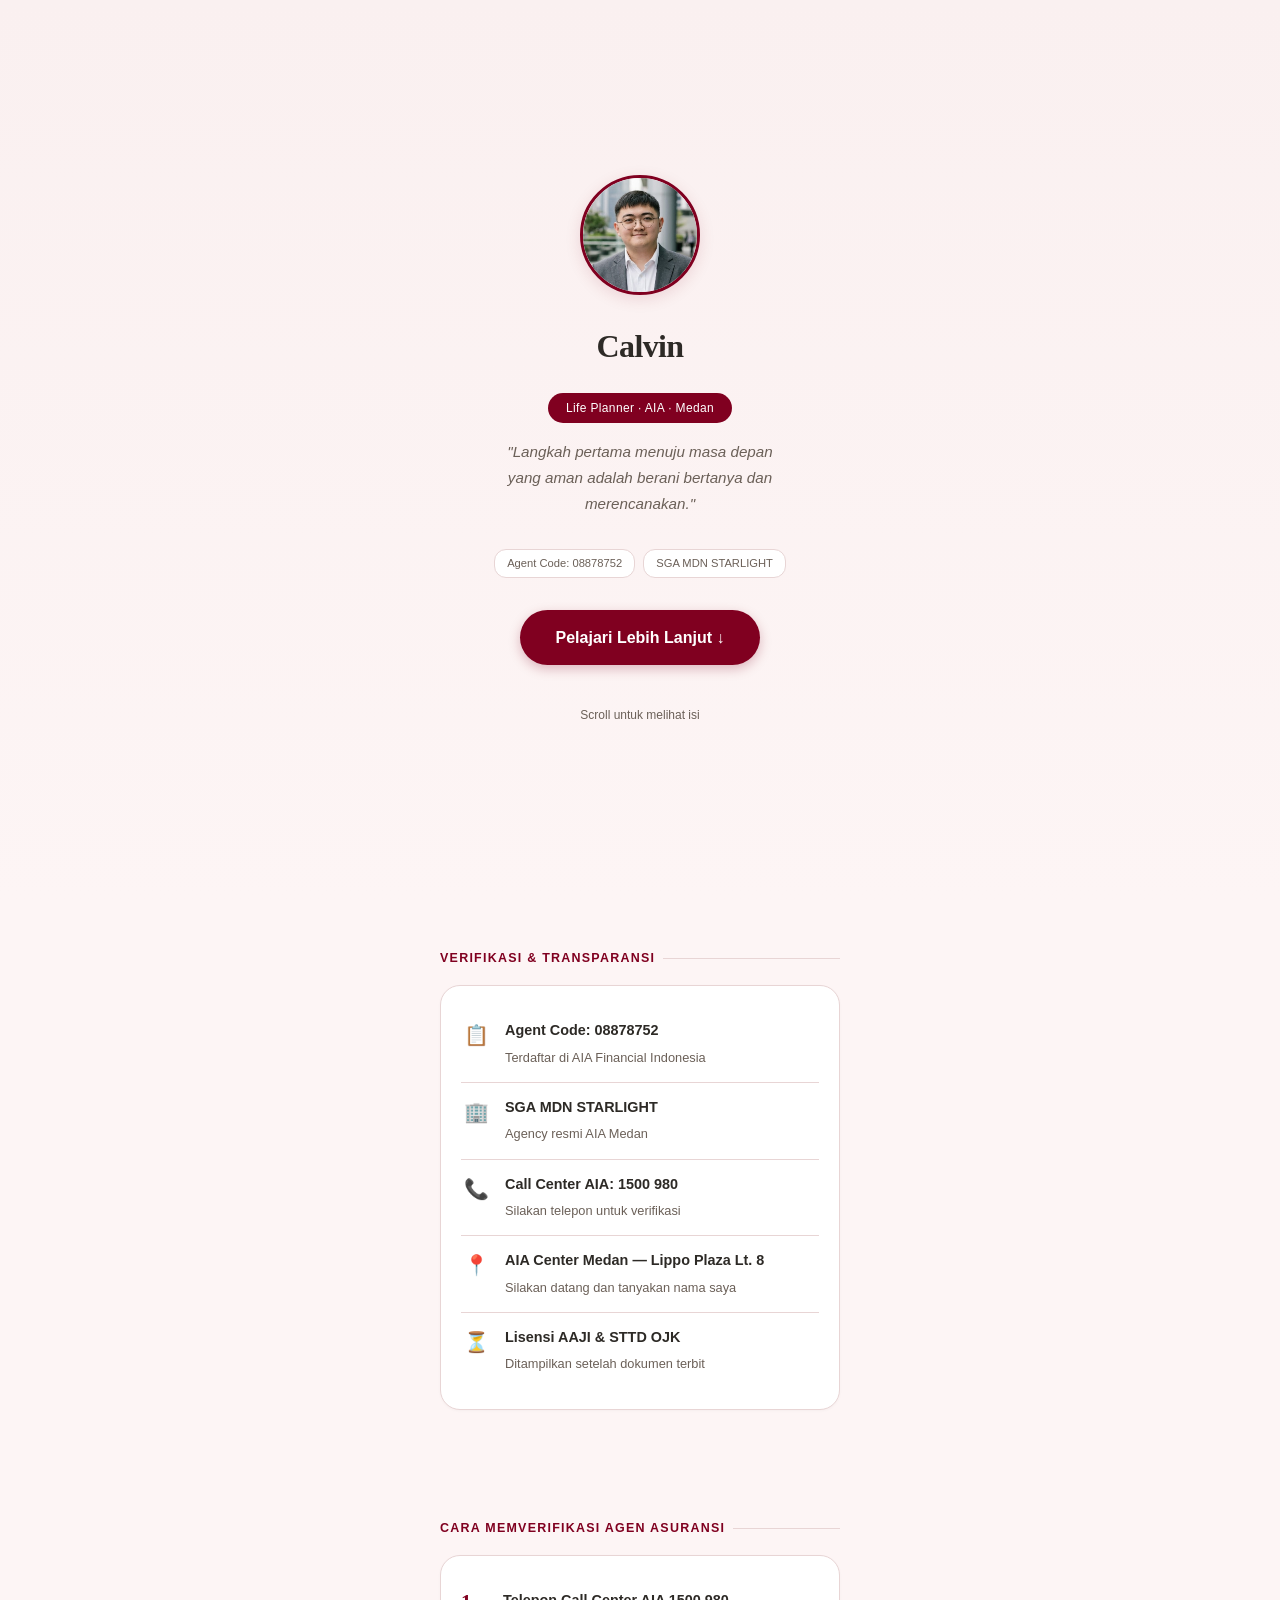
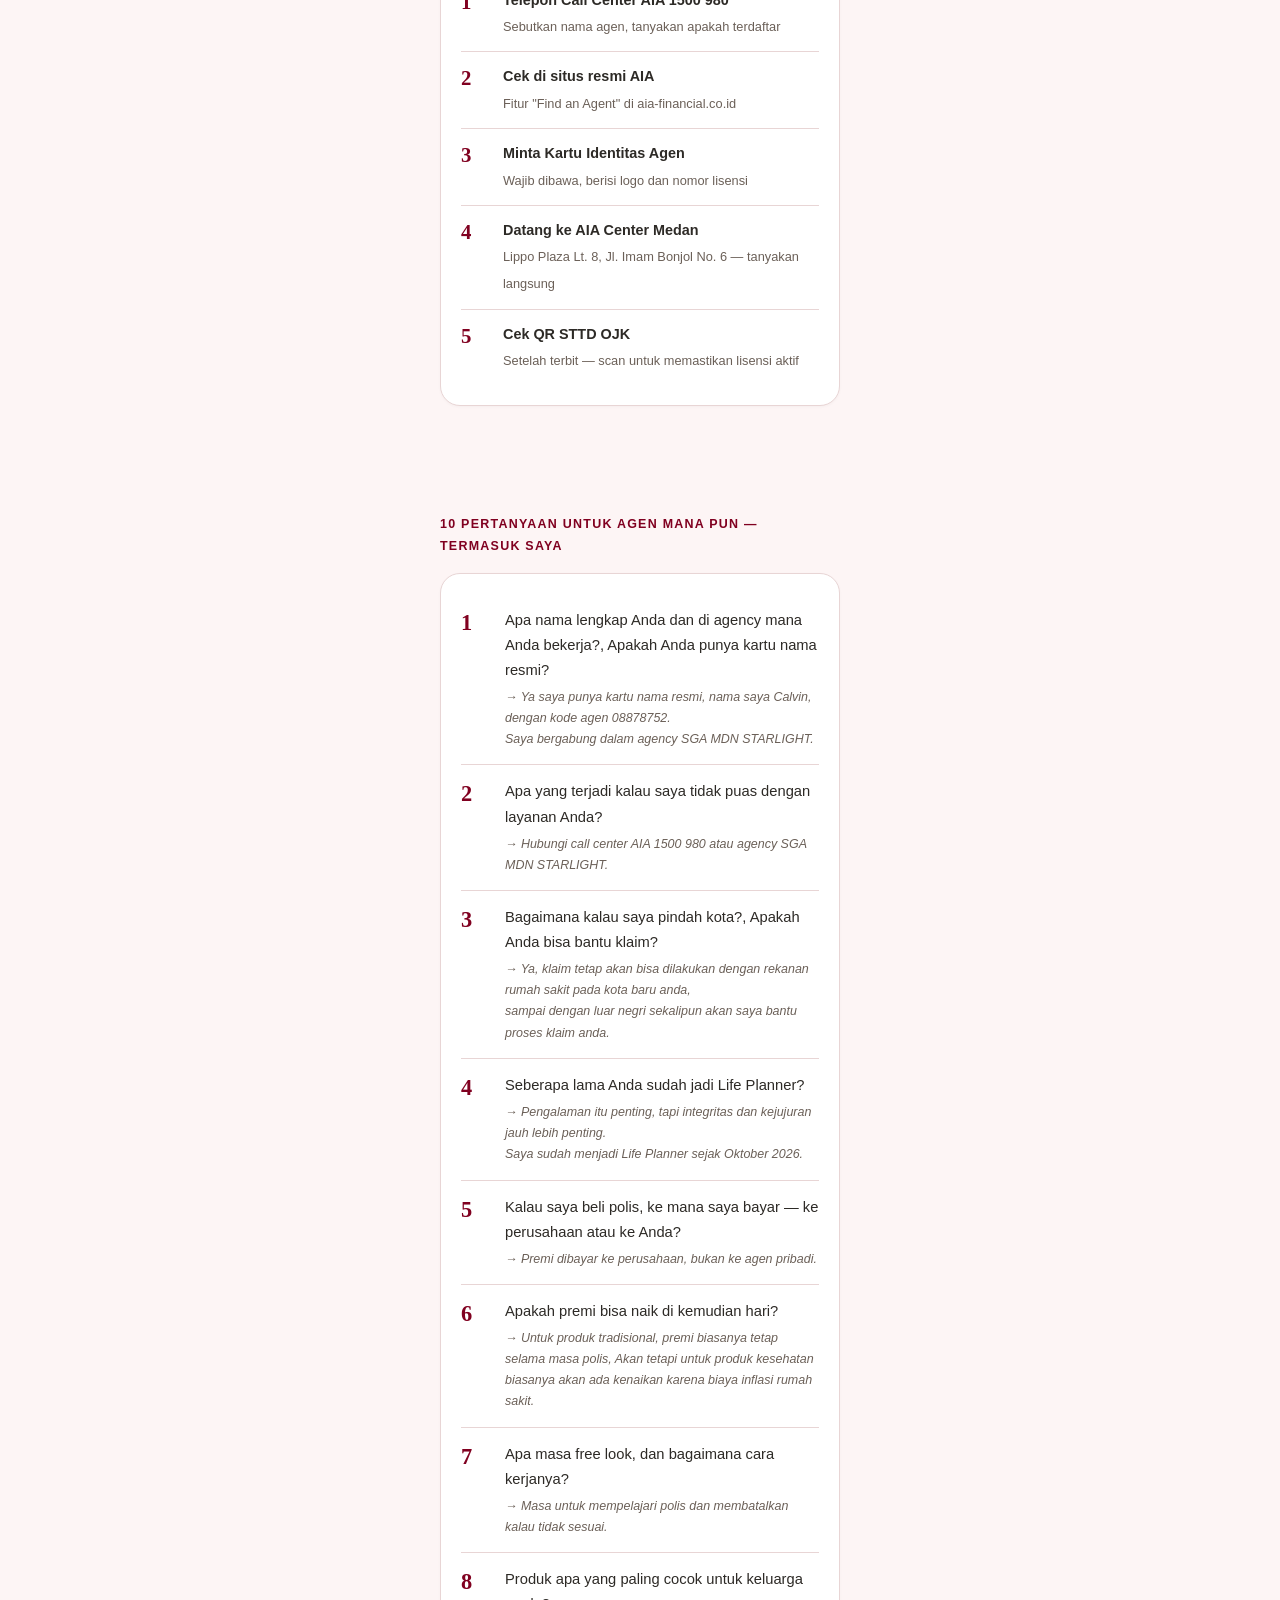
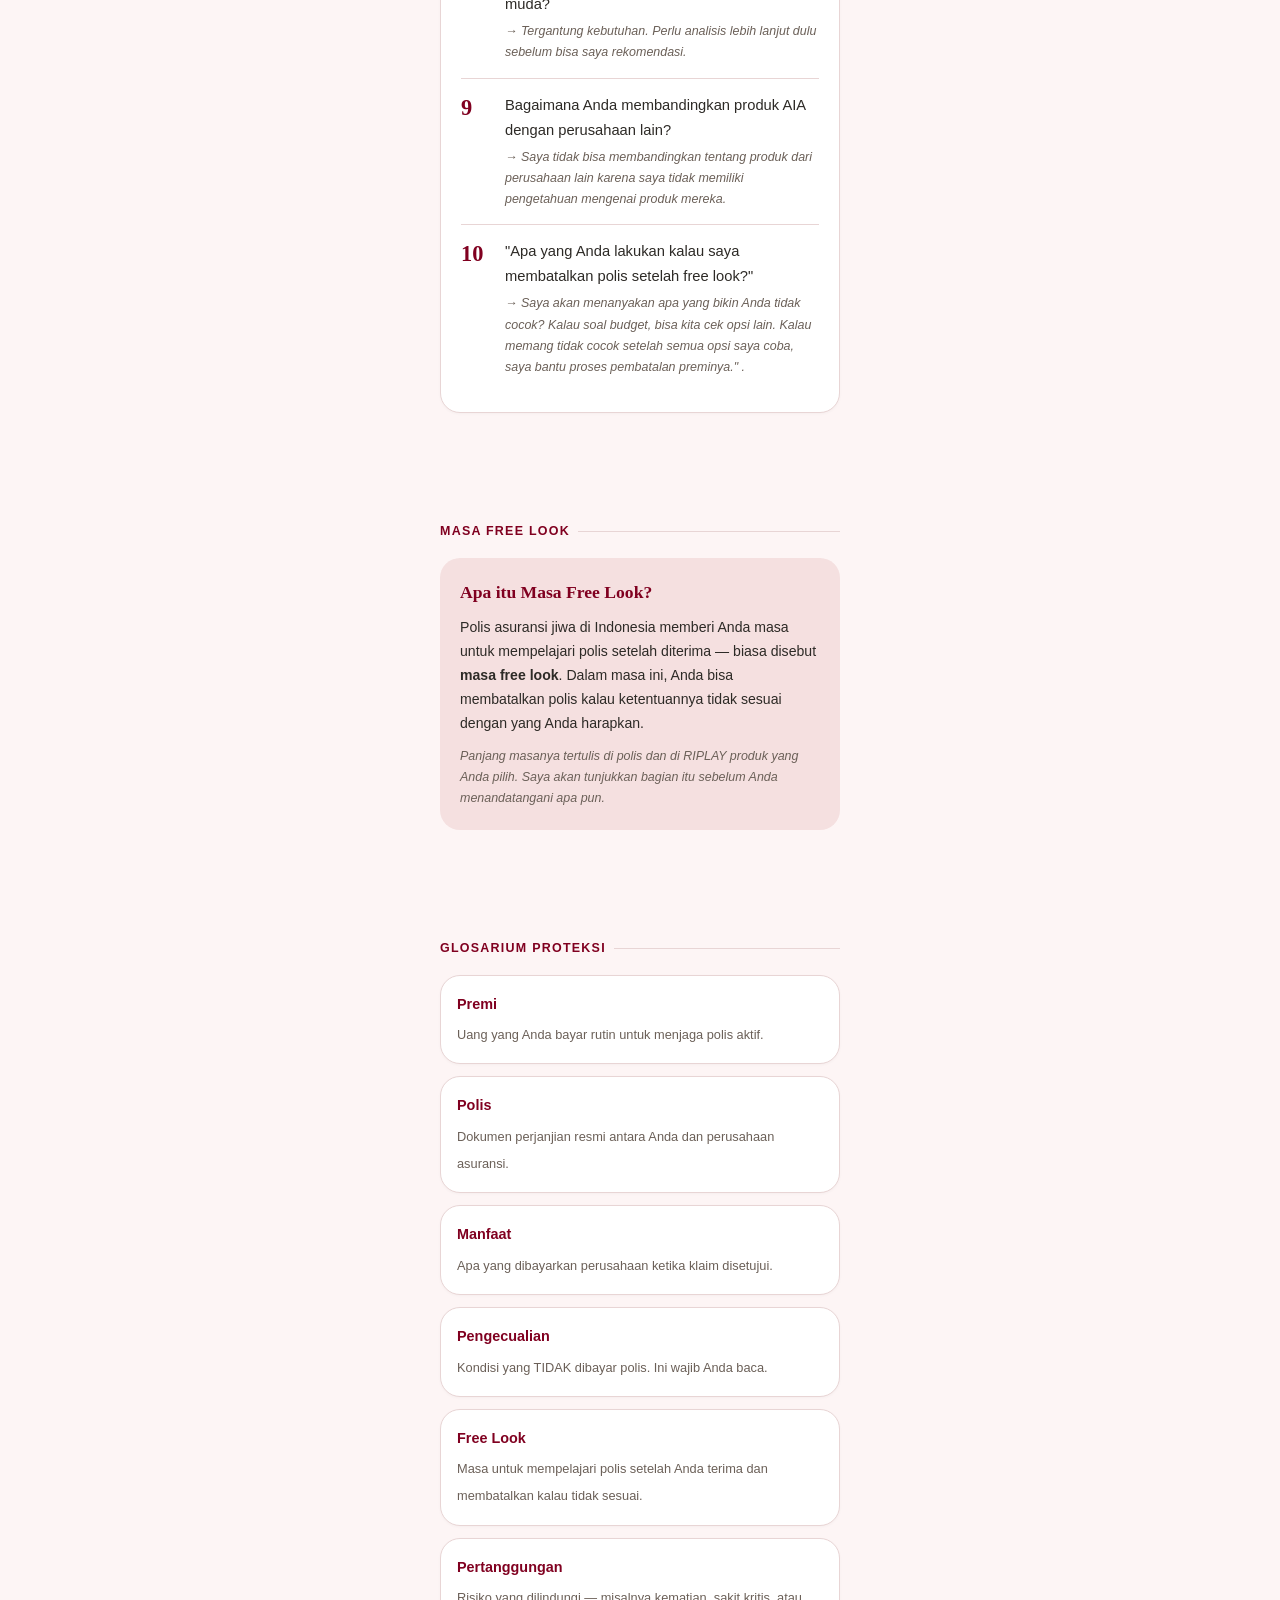
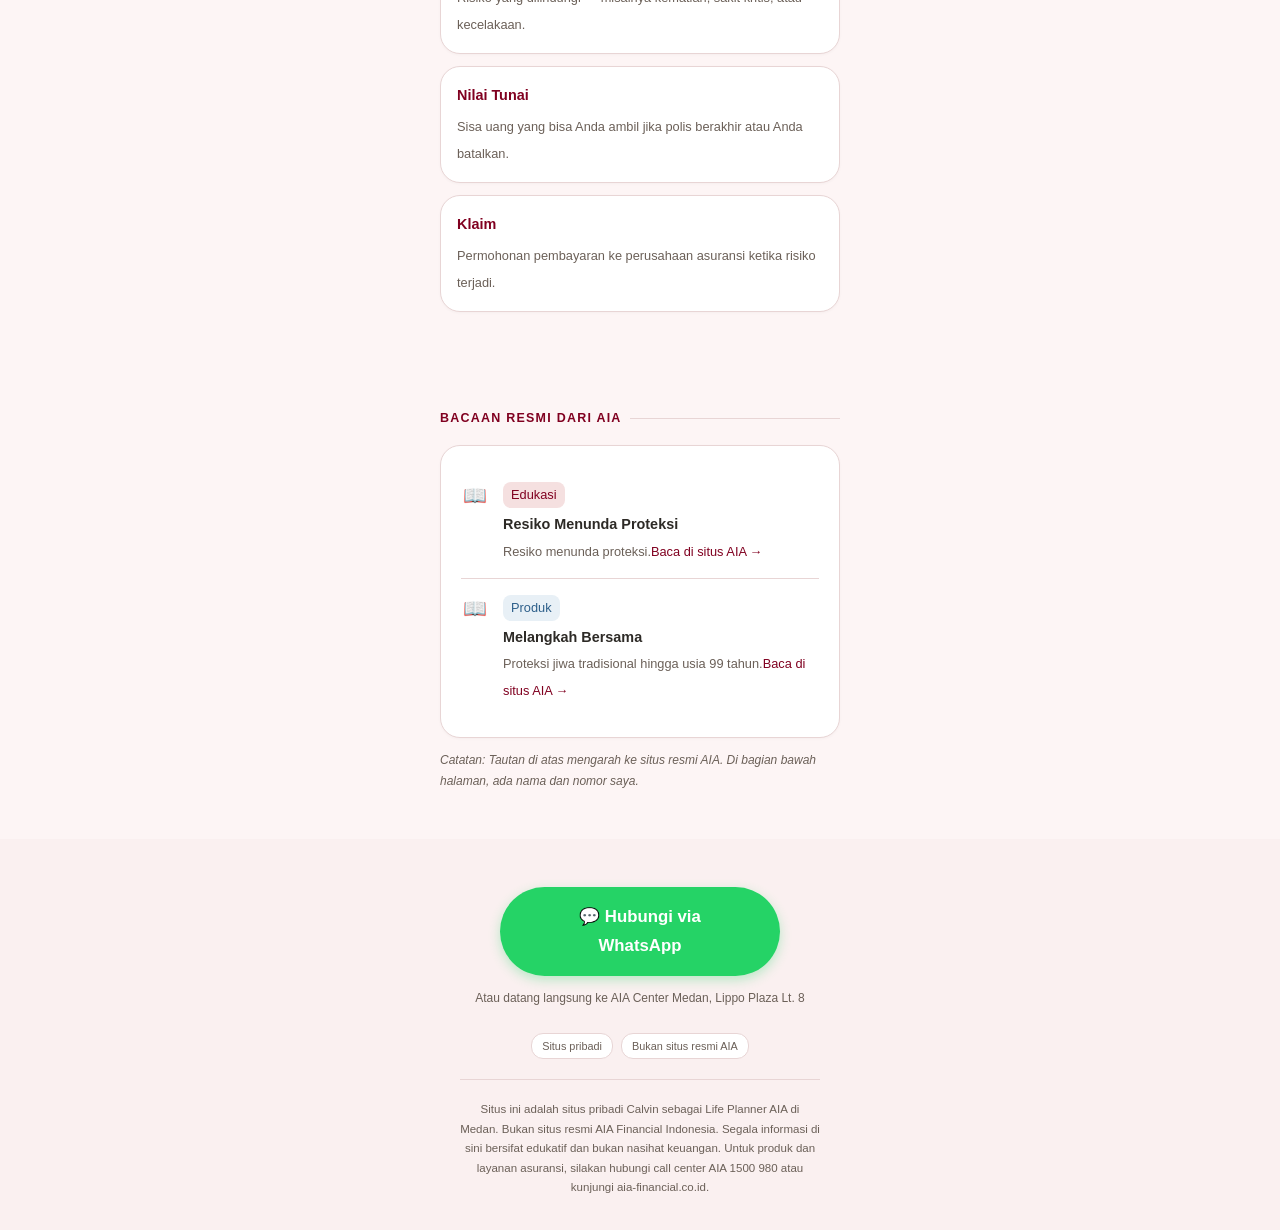
<file: gemini made/index.html>
<!DOCTYPE html>
<html lang="id">
<head>

<!-- Google tag (gtag.js) -->
<script async src="https://www.googletagmanager.com/gtag/js?id=G-2CJ8JVLNCD"></script>
<script>
  window.dataLayer = window.dataLayer || [];
  function gtag(){dataLayer.push(arguments);}
  gtag('js', new Date());

  gtag('config', 'G-2CJ8JVLNCD');
</script>

<meta charset="UTF-8">
<meta name="viewport" content="width=device-width, initial-scale=1.0">
<meta name="description" content="Situs pribadi Calvin, Life Planner AIA di Medan. Verifikasi, literasi proteksi, dan pertanyaan yang bisa Anda ajukan kepada siapa pun.">
<title>Calvin — Life Planner AIA Medan</title>
<meta property="og:type" content="website">
<meta property="og:url" content="https://tanyacalvin.com/">
<meta property="og:title" content="Calvin — Life Planner AIA Medan">
<meta property="og:description" content="Verifikasi, literasi proteksi, dan pertanyaan yang bisa Anda ajukan kepada agen mana pun.">
<meta property="og:image" content="https://tanyacalvin.com/foto-calvin.jpg">
<meta property="og:locale" content="id_ID">
<meta name="twitter:card" content="summary_large_image">
<meta name="theme-color" content="#800020">
<link rel="canonical" href="https://tanyacalvin.com/">
<link rel="icon" href="data:image/svg+xml,<svg xmlns='http://www.w3.org/2000/svg' viewBox='0 0 100 100'><text y='.9em' font-size='90'>🌿</text></svg>">
<link rel="stylesheet" href="style.css">

</head>
<body>

<!-- ===== HEADER / HERO ===== -->
<section class="hero">
<img src="foto-calvin.jpg" alt="Calvin - Life Planner AIA" class="hero-avatar">
  <h1>Calvin</h1>
  <span class="hero-role">Life Planner · AIA · Medan</span>
  <p class="hero-tagline">"Langkah pertama menuju masa depan yang aman adalah berani bertanya dan merencanakan."</p>
  <div class="hero-badges">
    <span class="hero-badge">Agent Code: 08878752</span>
    <span class="hero-badge">SGA MDN STARLIGHT</span>
  </div>
  <a href="#body" class="hero-cta">Pelajari Lebih Lanjut ↓</a>
  <div class="hero-scroll">Scroll untuk melihat isi</div>
</section>

<!-- ===== BODY ===== -->
<div class="wrap" id="body">

  <section class="body-section" id="verifikasi">
    <h2 class="sec-title">Verifikasi & Transparansi</h2>
    <div class="card">
      <div class="verify-item">
        <div class="verify-icon">📋</div>
        <div class="verify-text">
          <strong>Agent Code: 08878752</strong>
          <span>Terdaftar di AIA Financial Indonesia</span>
        </div>
      </div>
      <div class="verify-item">
        <div class="verify-icon">🏢</div>
        <div class="verify-text">
          <strong>SGA MDN STARLIGHT</strong>
          <span>Agency resmi AIA Medan</span>
        </div>
      </div>
      <div class="verify-item">
        <div class="verify-icon">📞</div>
        <div class="verify-text">
          <strong>Call Center AIA: 1500 980</strong>
          <span>Silakan telepon untuk verifikasi</span>
        </div>
      </div>
      <div class="verify-item">
        <div class="verify-icon">📍</div>
        <div class="verify-text">
          <strong>AIA Center Medan — Lippo Plaza Lt. 8</strong>
          <span>Silakan datang dan tanyakan nama saya</span>
        </div>
      </div>
      <div class="verify-item">
        <div class="verify-icon">⏳</div>
        <div class="verify-text">
          <strong>Lisensi AAJI & STTD OJK</strong>
          <span>Ditampilkan setelah dokumen terbit</span>
        </div>
      </div>
    </div>
  </section>

  <section class="body-section" id="cara-verifikasi">
    <h2 class="sec-title">Cara Memverifikasi Agen Asuransi</h2>
    <div class="card">
      <div class="step-item">
        <div class="step-num">1</div>
        <div class="step-text">
          <strong>Telepon Call Center AIA 1500 980</strong>
          <span>Sebutkan nama agen, tanyakan apakah terdaftar</span>
        </div>
      </div>
      <div class="step-item">
        <div class="step-num">2</div>
        <div class="step-text">
          <strong>Cek di situs resmi AIA</strong>
          <span>Fitur "Find an Agent" di aia-financial.co.id</span>
        </div>
      </div>
      <div class="step-item">
        <div class="step-num">3</div>
        <div class="step-text">
          <strong>Minta Kartu Identitas Agen</strong>
          <span>Wajib dibawa, berisi logo dan nomor lisensi</span>
        </div>
      </div>
      <div class="step-item">
        <div class="step-num">4</div>
        <div class="step-text">
          <strong>Datang ke AIA Center Medan</strong>
          <span>Lippo Plaza Lt. 8, Jl. Imam Bonjol No. 6 — tanyakan langsung</span>
        </div>
      </div>
      <div class="step-item">
        <div class="step-num">5</div>
        <div class="step-text">
          <strong>Cek QR STTD OJK</strong>
          <span>Setelah terbit — scan untuk memastikan lisensi aktif</span>
        </div>
      </div>
    </div>
  </section>

  <section class="body-section" id="pertanyaan">
    <h2 class="sec-title">10 Pertanyaan untuk Agen Mana Pun — Termasuk Saya</h2>
    <div class="card">
      <div class="q-item">
        <div class="q-num">1</div>
        <div class="q-text">Apa nama lengkap Anda dan di agency mana Anda bekerja?, Apakah Anda punya kartu nama resmi?
          <div class="q-why">→ Ya saya punya kartu nama resmi, nama saya Calvin, dengan kode agen 08878752. <br>
            Saya bergabung dalam agency SGA MDN STARLIGHT.</div>
        </div>
      </div>
      <div class="q-item">
        <div class="q-num">2</div>
        <div class="q-text">Apa yang terjadi kalau saya tidak puas dengan layanan Anda?
          <div class="q-why">→ Hubungi call center AIA 1500 980 atau agency SGA MDN STARLIGHT.</div>
        </div>
      </div>
      <div class="q-item">
        <div class="q-num">3</div>
        <div class="q-text">Bagaimana kalau saya pindah kota?, Apakah Anda bisa bantu klaim?
          <div class="q-why">→ Ya, klaim tetap akan bisa dilakukan dengan rekanan rumah sakit pada kota baru anda, <br>
             sampai dengan luar negri sekalipun akan saya bantu proses klaim anda.</div>
        </div>
      </div>
      <div class="q-item">
        <div class="q-num">4</div>
        <div class="q-text">Seberapa lama Anda sudah jadi Life Planner?
          <div class="q-why">→ Pengalaman itu penting, tapi integritas dan kejujuran jauh lebih penting. <br>
            Saya sudah menjadi Life Planner sejak Oktober 2026.</div>
        </div>
      </div>
      <div class="q-item">
        <div class="q-num">5</div>
        <div class="q-text">Kalau saya beli polis, ke mana saya bayar — ke perusahaan atau ke Anda?
          <div class="q-why">→ Premi dibayar ke perusahaan, bukan ke agen pribadi.</div>
        </div>
      </div>
      <div class="q-item">
        <div class="q-num">6</div>
        <div class="q-text">Apakah premi bisa naik di kemudian hari?
          <div class="q-why">→ Untuk produk tradisional, premi biasanya tetap selama masa polis, Akan tetapi untuk produk kesehatan biasanya akan ada kenaikan karena biaya inflasi rumah sakit.</div>
        </div>
      </div>
      <div class="q-item">
        <div class="q-num">7</div>
        <div class="q-text">Apa masa free look, dan bagaimana cara kerjanya?
          <div class="q-why">→ Masa untuk mempelajari polis dan membatalkan kalau tidak sesuai.</div>
        </div>
      </div>
      <div class="q-item">
        <div class="q-num">8</div>
        <div class="q-text">Produk apa yang paling cocok untuk keluarga muda?
          <div class="q-why">→ Tergantung kebutuhan. Perlu analisis lebih lanjut dulu sebelum bisa saya rekomendasi.</div>
        </div>
      </div>
      <div class="q-item">
        <div class="q-num">9</div>
        <div class="q-text">Bagaimana Anda membandingkan produk AIA dengan perusahaan lain?
          <div class="q-why">→ Saya tidak bisa membandingkan tentang produk dari perusahaan lain karena saya tidak memiliki pengetahuan mengenai produk mereka.</div>
        </div>
      </div>
      <div class="q-item">
        <div class="q-num">10</div>
        <div class="q-text">"Apa yang Anda lakukan kalau saya membatalkan polis setelah free look?"
          <div class="q-why">→ Saya akan menanyakan apa yang bikin Anda tidak cocok? Kalau soal budget, bisa kita cek opsi lain. Kalau memang tidak cocok setelah semua opsi saya coba, saya bantu proses pembatalan preminya." .</div>
        </div>
      </div>
    </div>
  </section>

  <section class="body-section" id="free-look">
    <h2 class="sec-title">Masa Free Look</h2>
    <div class="free-look">
      <h3>Apa itu Masa Free Look?</h3>
      <p>Polis asuransi jiwa di Indonesia memberi Anda masa untuk mempelajari polis setelah diterima — biasa disebut <strong>masa free look</strong>. Dalam masa ini, Anda bisa membatalkan polis kalau ketentuannya tidak sesuai dengan yang Anda harapkan.</p>
      <p class="note">Panjang masanya tertulis di polis dan di RIPLAY produk yang Anda pilih. Saya akan tunjukkan bagian itu sebelum Anda menandatangani apa pun.</p>
    </div>
  </section>

  <section class="body-section" id="glosarium">
    <h2 class="sec-title">Glosarium Proteksi</h2>
    <div class="gloss">
      <div class="gloss-item"><strong>Premi</strong><span>Uang yang Anda bayar rutin untuk menjaga polis aktif.</span></div>
      <div class="gloss-item"><strong>Polis</strong><span>Dokumen perjanjian resmi antara Anda dan perusahaan asuransi.</span></div>
      <div class="gloss-item"><strong>Manfaat</strong><span>Apa yang dibayarkan perusahaan ketika klaim disetujui.</span></div>
      <div class="gloss-item"><strong>Pengecualian</strong><span>Kondisi yang TIDAK dibayar polis. Ini wajib Anda baca.</span></div>
      <div class="gloss-item"><strong>Free Look</strong><span>Masa untuk mempelajari polis setelah Anda terima dan membatalkan kalau tidak sesuai.</span></div>
      <div class="gloss-item"><strong>Pertanggungan</strong><span>Risiko yang dilindungi — misalnya kematian, sakit kritis, atau kecelakaan.</span></div>
      <div class="gloss-item"><strong>Nilai Tunai</strong><span>Sisa uang yang bisa Anda ambil jika polis berakhir atau Anda batalkan.</span></div>
      <div class="gloss-item"><strong>Klaim</strong><span>Permohonan pembayaran ke perusahaan asuransi ketika risiko terjadi.</span></div>
    </div>
  </section>

  <section class="body-section" id="bacaan-resmi">
    <h2 class="sec-title">Bacaan Resmi dari AIA</h2>
    <div class="card" id="articles-container">
      <!-- Articles rendered by JavaScript -->
    </div>
    <p style="font-size:.75rem;color:var(--muted);margin-top:8px;font-style:italic;">Catatan: Tautan di atas mengarah ke situs resmi AIA. Di bagian bawah halaman, ada nama dan nomor saya.</p>
  </section>

</div>

<!-- ===== FOOTER ===== -->
<footer class="footer">
  <div class="wrap">
    <a href="https://wa.me/628218331654" class="footer-cta">💬 Hubungi via WhatsApp</a>
    <p class="footer-note">Atau datang langsung ke AIA Center Medan, Lippo Plaza Lt. 8</p>
    <div class="footer-badges">
      <span class="footer-badge">Situs pribadi</span>
      <span class="footer-badge">Bukan situs resmi AIA</span>
    </div>
    <div class="footer-disclaimer">
      Situs ini adalah situs pribadi Calvin sebagai Life Planner AIA di Medan. Bukan situs resmi AIA Financial Indonesia. Segala informasi di sini bersifat edukatif dan bukan nasihat keuangan. Untuk produk dan layanan asuransi, silakan hubungi call center AIA 1500 980 atau kunjungi aia-financial.co.id.
    </div>
  </div>
</footer>

<!-- ===== ARTICLES CONFIG ===== -->
<script src="articles.js"></script>
<script>
(function() {
  var container = document.getElementById('articles-container');
  if (!container || typeof articles === 'undefined') return;

  articles.forEach(function(article) {
    var item = document.createElement('div');
    item.className = 'reading-item';

    var icon = document.createElement('div');
    icon.className = 'reading-icon';
    icon.textContent = '📖';

    var text = document.createElement('div');
    text.className = 'reading-text';

    var type = document.createElement('span');
    type.className = 'reading-type ' + article.type;
    type.textContent = article.type === 'edukasi' ? 'Edukasi' : 'Produk';

    var title = document.createElement('strong');
    title.textContent = article.title;

    var summary = document.createElement('span');
    summary.textContent = article.summary;

    var link = document.createElement('a');
    link.href = article.link;
    link.target = '_blank';
    link.rel = 'noopener';
    link.textContent = 'Baca di situs AIA →';

    text.appendChild(type);
    text.appendChild(title);
    text.appendChild(summary);
    text.appendChild(link);

    item.appendChild(icon);
    item.appendChild(text);
    container.appendChild(item);
  });
})();
</script>

<!-- ===== FLOATING WHATSAPP BUTTON ===== -->
<a href="https://wa.me/628218331654" class="fab-wa" target="_blank" rel="noopener" aria-label="Chat WhatsApp">
  <svg viewBox="0 0 24 24" xmlns="http://www.w3.org/2000/svg">
    <path d="M17.472 14.382c-.297-.149-1.758-.867-2.03-.967-.273-.099-.471-.148-.67.15-.197.297-.767.966-.94 1.164-.173.199-.347.223-.644.075-.297-.15-1.255-.463-2.39-1.475-.883-.788-1.48-1.761-1.653-2.059-.173-.297-.018-.458.13-.606.134-.133.298-.347.446-.52.149-.174.198-.298.298-.497.099-.198.05-.371-.025-.52-.075-.149-.669-1.612-.916-2.207-.242-.579-.487-.5-.669-.51-.173-.008-.371-.01-.57-.01-.198 0-.52.074-.792.372-.272.297-1.04 1.016-1.04 2.479 0 1.462 1.065 2.875 1.213 3.074.149.198 2.096 3.2 5.077 4.487.709.306 1.262.489 1.694.625.712.227 1.36.195 1.871.118.571-.085 1.758-.719 2.006-1.413.248-.694.248-1.289.173-1.413-.074-.124-.272-.198-.57-.347m-5.421 7.403h-.004a9.87 9.87 0 01-5.031-1.378l-.361-.214-3.741.982.998-3.648-.235-.374a9.86 9.86 0 01-1.51-5.26c.001-5.45 4.436-9.884 9.888-9.884 2.64 0 5.122 1.03 6.988 2.898a9.825 9.825 0 012.893 6.994c-.003 5.45-4.437 9.884-9.885 9.884m8.413-18.297A11.815 11.815 0 0012.05 0C5.495 0 .16 5.335.157 11.892c0 2.096.547 4.142 1.588 5.945L.057 24l6.305-1.654a11.882 11.882 0 005.683 1.448h.005c6.554 0 11.89-5.335 11.893-11.893a11.821 11.821 0 00-3.48-8.413z"/>
  </svg>
</a>

</body>
</html>
</file>
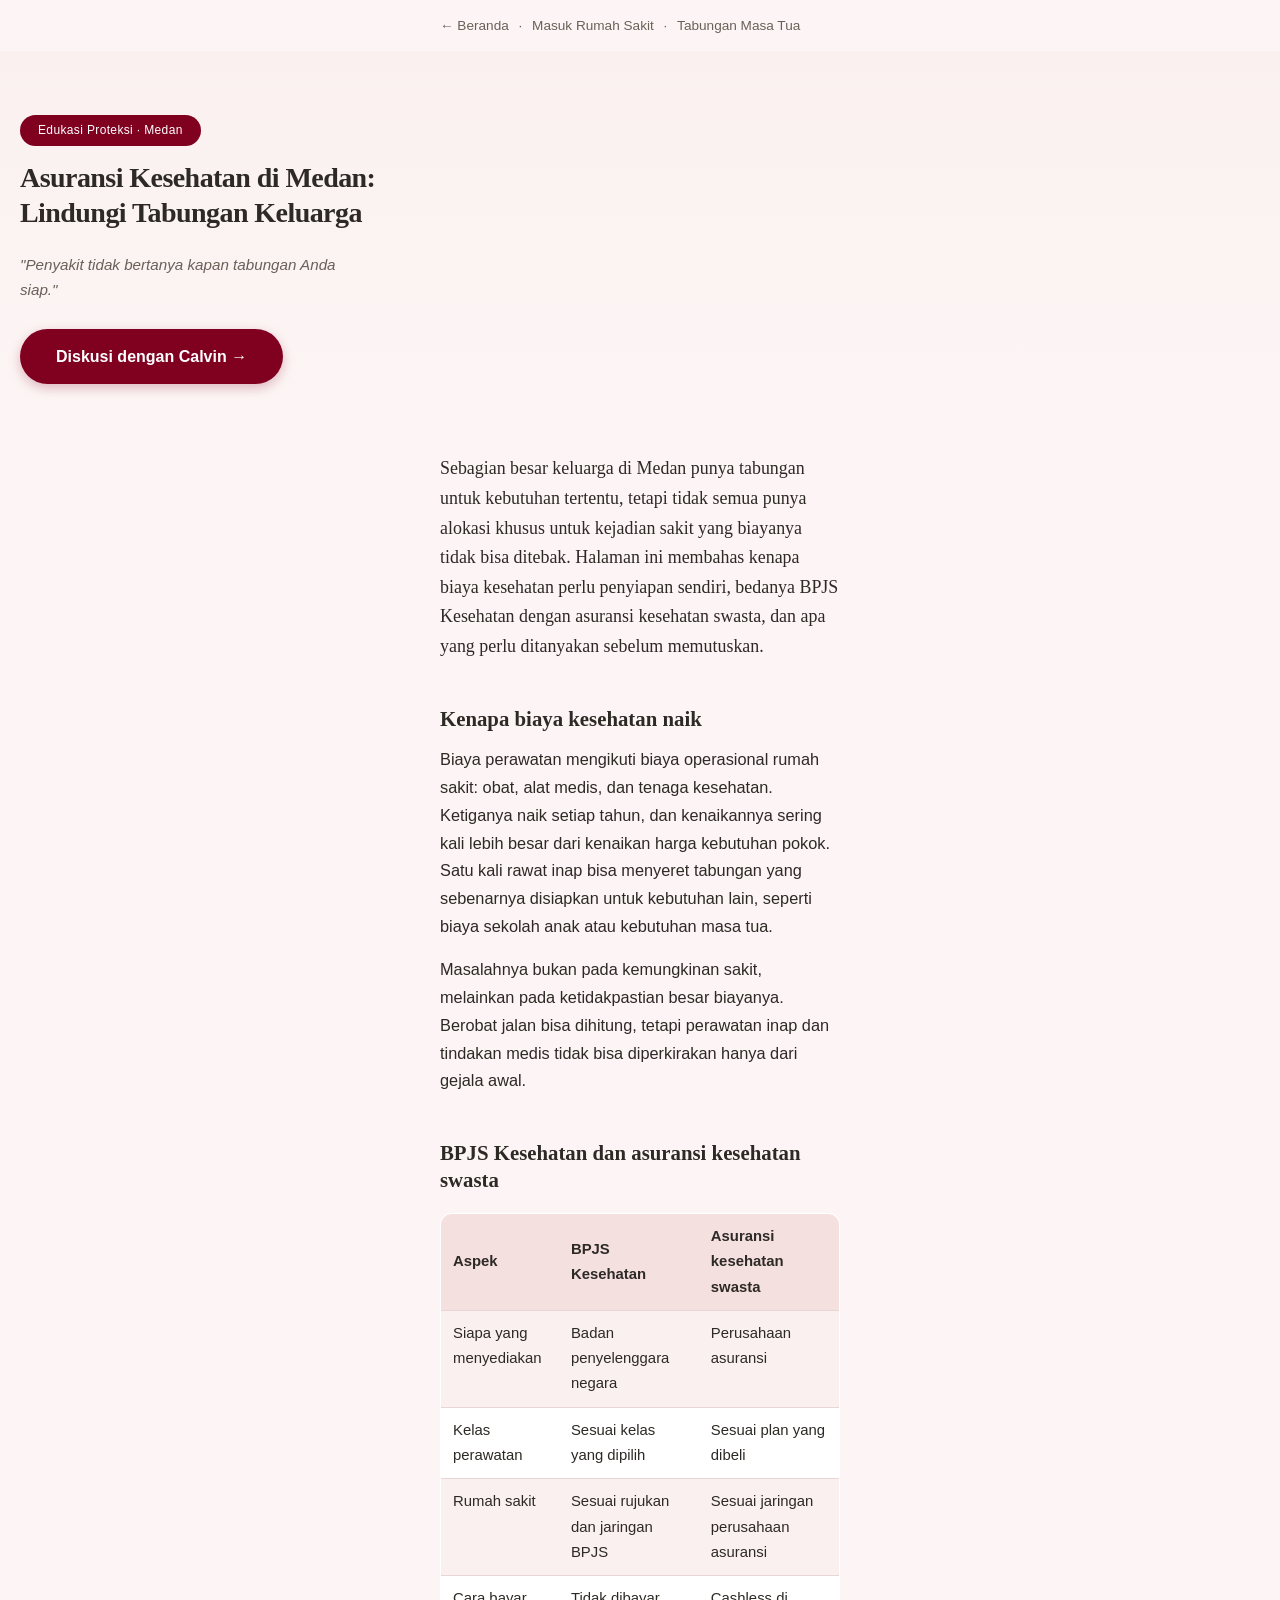
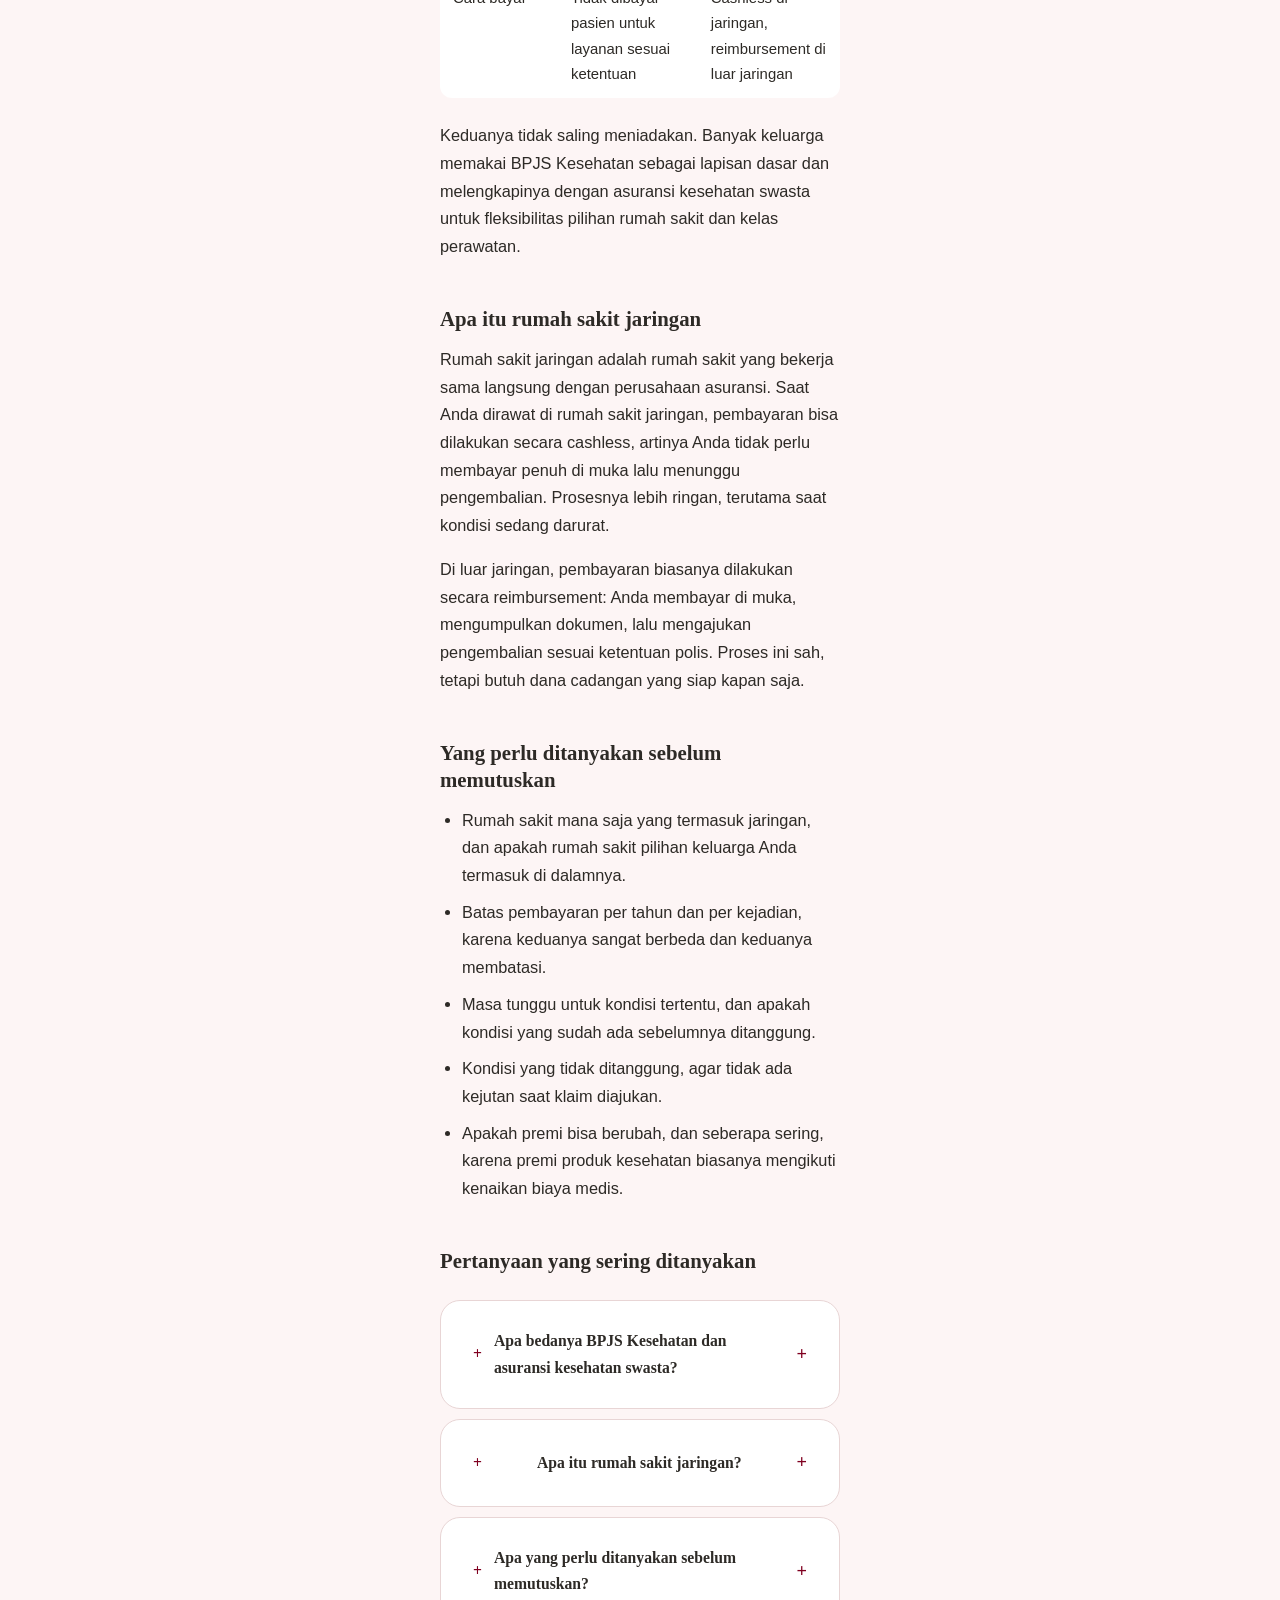
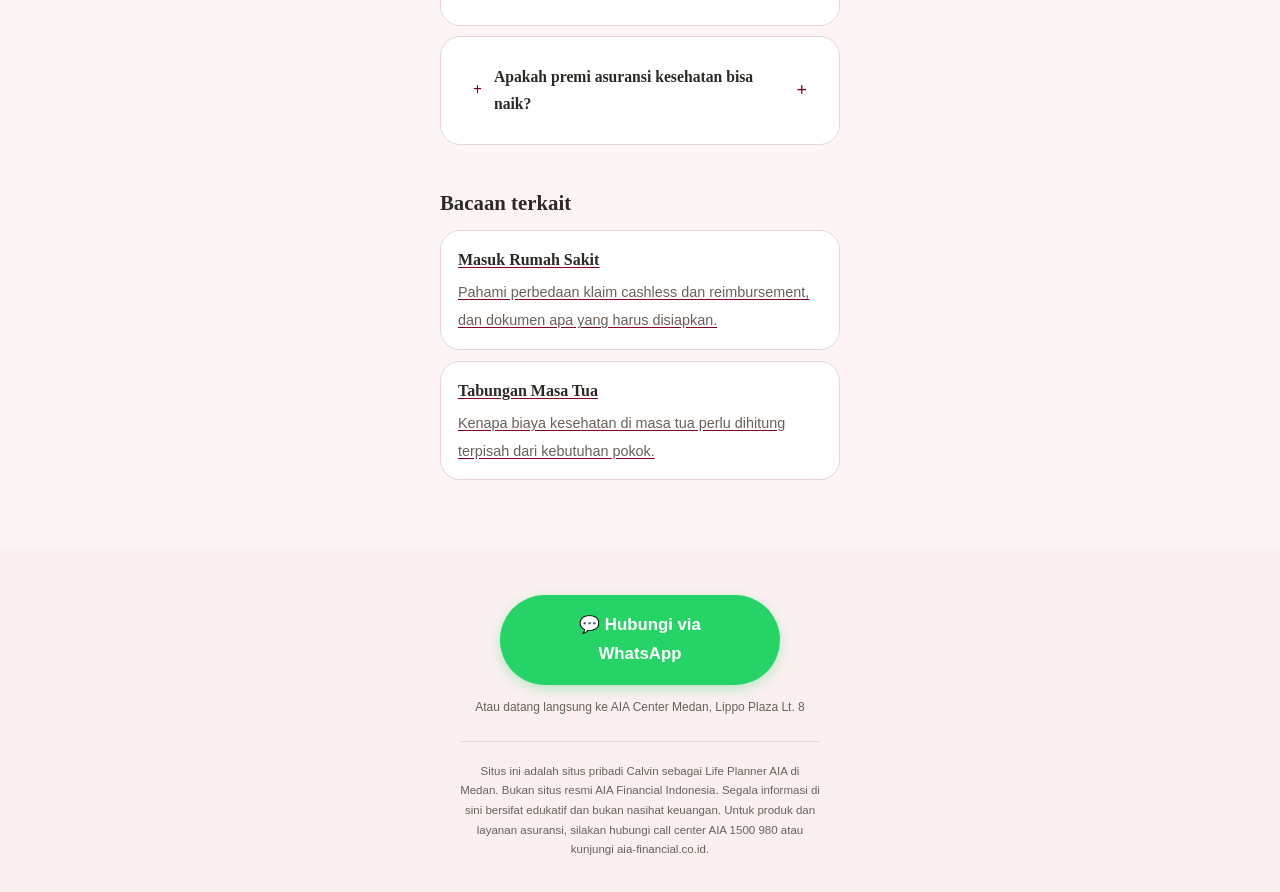
<file: kesehatan/index.html>
<!DOCTYPE html>
<html lang="id">
<head>
<meta charset="UTF-8">
<meta name="viewport" content="width=device-width, initial-scale=1.0">
<title>Asuransi Kesehatan di Medan: Lindungi Tabungan Keluarga</title>
<meta name="description" content="Biaya kesehatan naik setiap tahun dan satu kali rawat inap bisa menyeret tabungan. Pahami posisi BPJS, asuransi swasta, dan rumah sakit jaringan.">
<meta property="og:type" content="article">
<meta property="og:url" content="https://tanyacalvin.com/kesehatan/">
<meta property="og:title" content="Asuransi Kesehatan di Medan: Lindungi Tabungan Keluarga">
<meta property="og:description" content="Biaya kesehatan naik setiap tahun dan satu kali rawat inap bisa menyeret tabungan. Pahami posisi BPJS, asuransi swasta, dan rumah sakit jaringan.">
<meta name="twitter:card" content="summary_large_image">
<meta name="theme-color" content="#800020">
<link rel="canonical" href="https://tanyacalvin.com/kesehatan/">
<link rel="stylesheet" href="../style.css">
<script type="application/ld+json">
{
  "@context": "https://schema.org",
  "@graph": [
    {
      "@type": "Article",
      "headline": "Asuransi Kesehatan di Medan: Lindungi Tabungan Keluarga",
      "inLanguage": "id",
      "author": {
        "@type": "Person",
        "name": "Calvin",
        "jobTitle": "Life Planner AIA Medan",
        "url": "https://tanyacalvin.com/tentang-calvin/",
        "sameAs": []
      },
      "publisher": {
        "@type": "Organization",
        "name": "Calvin — Life Planner AIA Medan",
        "url": "https://tanyacalvin.com/"
      },
      "mainEntityOfPage": "https://tanyacalvin.com/kesehatan/",
      "datePublished": "2026-10-19",
      "dateModified": "2026-10-19",
      "url": "https://tanyacalvin.com/kesehatan/"
    },
    {
      "@type": "FAQPage",
      "mainEntity": [
        {
          "@type": "Question",
          "name": "Apa bedanya BPJS Kesehatan dan asuransi kesehatan swasta?",
          "acceptedAnswer": {
            "@type": "Answer",
            "text": "BPJS Kesehatan menjamin layanan sesuai kelas yang dipilih, sementara asuransi kesehatan swasta memberi fleksibilitas pilihan rumah sakit, kelas perawatan, dan cara pembayaran."
          }
        },
        {
          "@type": "Question",
          "name": "Apa itu rumah sakit jaringan?",
          "acceptedAnswer": {
            "@type": "Answer",
            "text": "Rumah sakit jaringan adalah rumah sakit yang bekerja sama langsung dengan perusahaan asuransi, sehingga pembayaran bisa dilakukan secara cashless tanpa Anda membayar penuh di muka."
          }
        },
        {
          "@type": "Question",
          "name": "Apa yang perlu ditanyakan sebelum memutuskan?",
          "acceptedAnswer": {
            "@type": "Answer",
            "text": "Tanyakan rumah sakit mana saja yang termasuk jaringan, batas tahunan dan per kejadian, masa tunggu, dan kondisi yang tidak ditanggung, sebelum membandingkan besaran premi."
          }
        }
      ]
    },
    {
      "@type": "BreadcrumbList",
      "itemListElement": [
        {
          "@type": "ListItem",
          "position": 1,
          "name": "Beranda",
          "item": "https://tanyacalvin.com/"
        },
        {
          "@type": "ListItem",
          "position": 2,
          "name": "Kesehatan",
          "item": "https://tanyacalvin.com/kesehatan/"
        }
      ]
    }
  ]
}
</script>
</head>
<body>

<nav class="crumb wrap">
  <a href="../">← Beranda</a> &nbsp;·&nbsp; <a href="../masuk-rumah-sakit/">Masuk Rumah Sakit</a> &nbsp;·&nbsp; <a href="../tabungan-masa-tua/">Tabungan Masa Tua</a>
</nav>

<header class="hero hero-content">
  <span class="hero-role">Edukasi Proteksi · Medan</span>
  <h1>Asuransi Kesehatan di Medan: Lindungi Tabungan Keluarga</h1>
  <p class="hero-tagline">"Penyakit tidak bertanya kapan tabungan Anda siap."</p>
  <a href="https://wa.me/628218331654" class="hero-cta">Diskusi dengan Calvin →</a>
</header>

<main class="wrap prose">
  <p class="lead">Sebagian besar keluarga di Medan punya tabungan untuk kebutuhan tertentu, tetapi tidak semua punya alokasi khusus untuk kejadian sakit yang biayanya tidak bisa ditebak. Halaman ini membahas kenapa biaya kesehatan perlu penyiapan sendiri, bedanya BPJS Kesehatan dengan asuransi kesehatan swasta, dan apa yang perlu ditanyakan sebelum memutuskan.</p>

  <h2>Kenapa biaya kesehatan naik</h2>
  <p>Biaya perawatan mengikuti biaya operasional rumah sakit: obat, alat medis, dan tenaga kesehatan. Ketiganya naik setiap tahun, dan kenaikannya sering kali lebih besar dari kenaikan harga kebutuhan pokok. Satu kali rawat inap bisa menyeret tabungan yang sebenarnya disiapkan untuk kebutuhan lain, seperti biaya sekolah anak atau kebutuhan masa tua.</p>
  <p>Masalahnya bukan pada kemungkinan sakit, melainkan pada ketidakpastian besar biayanya. Berobat jalan bisa dihitung, tetapi perawatan inap dan tindakan medis tidak bisa diperkirakan hanya dari gejala awal.</p>

  <h2>BPJS Kesehatan dan asuransi kesehatan swasta</h2>
  <table>
    <tr><th>Aspek</th><th>BPJS Kesehatan</th><th>Asuransi kesehatan swasta</th></tr>
    <tr><td>Siapa yang menyediakan</td><td>Badan penyelenggara negara</td><td>Perusahaan asuransi</td></tr>
    <tr><td>Kelas perawatan</td><td>Sesuai kelas yang dipilih</td><td>Sesuai plan yang dibeli</td></tr>
    <tr><td>Rumah sakit</td><td>Sesuai rujukan dan jaringan BPJS</td><td>Sesuai jaringan perusahaan asuransi</td></tr>
    <tr><td>Cara bayar</td><td>Tidak dibayar pasien untuk layanan sesuai ketentuan</td><td>Cashless di jaringan, reimbursement di luar jaringan</td></tr>
  </table>
  <p>Keduanya tidak saling meniadakan. Banyak keluarga memakai BPJS Kesehatan sebagai lapisan dasar dan melengkapinya dengan asuransi kesehatan swasta untuk fleksibilitas pilihan rumah sakit dan kelas perawatan.</p>

  <h2>Apa itu rumah sakit jaringan</h2>
  <p>Rumah sakit jaringan adalah rumah sakit yang bekerja sama langsung dengan perusahaan asuransi. Saat Anda dirawat di rumah sakit jaringan, pembayaran bisa dilakukan secara cashless, artinya Anda tidak perlu membayar penuh di muka lalu menunggu pengembalian. Prosesnya lebih ringan, terutama saat kondisi sedang darurat.</p>
  <p>Di luar jaringan, pembayaran biasanya dilakukan secara reimbursement: Anda membayar di muka, mengumpulkan dokumen, lalu mengajukan pengembalian sesuai ketentuan polis. Proses ini sah, tetapi butuh dana cadangan yang siap kapan saja.</p>

  <h2>Yang perlu ditanyakan sebelum memutuskan</h2>
  <ul>
    <li>Rumah sakit mana saja yang termasuk jaringan, dan apakah rumah sakit pilihan keluarga Anda termasuk di dalamnya.</li>
    <li>Batas pembayaran per tahun dan per kejadian, karena keduanya sangat berbeda dan keduanya membatasi.</li>
    <li>Masa tunggu untuk kondisi tertentu, dan apakah kondisi yang sudah ada sebelumnya ditanggung.</li>
    <li>Kondisi yang tidak ditanggung, agar tidak ada kejutan saat klaim diajukan.</li>
    <li>Apakah premi bisa berubah, dan seberapa sering, karena premi produk kesehatan biasanya mengikuti kenaikan biaya medis.</li>
  </ul>

  <h2>Pertanyaan yang sering ditanyakan</h2>
  <div class="faq">
    <details><summary>Apa bedanya BPJS Kesehatan dan asuransi kesehatan swasta?</summary>
    <p>BPJS Kesehatan menjamin layanan sesuai kelas yang dipilih, sementara asuransi kesehatan swasta memberi fleksibilitas pilihan rumah sakit, kelas perawatan, dan cara pembayaran.</p></details>
    <details><summary>Apa itu rumah sakit jaringan?</summary>
    <p>Rumah sakit jaringan adalah rumah sakit yang bekerja sama langsung dengan perusahaan asuransi, sehingga pembayaran bisa dilakukan secara cashless tanpa Anda membayar penuh di muka.</p></details>
    <details><summary>Apa yang perlu ditanyakan sebelum memutuskan?</summary>
    <p>Tanyakan rumah sakit mana saja yang termasuk jaringan, batas tahunan dan per kejadian, masa tunggu, dan kondisi yang tidak ditanggung, sebelum membandingkan besaran premi.</p></details>
    <details><summary>Apakah premi asuransi kesehatan bisa naik?</summary>
    <p>Bisa, karena premi produk kesehatan biasanya mengikuti kenaikan biaya medis. Karena itu batas pembayaran dan kondisi pengecualian perlu dibaca sebelum memutuskan, bukan hanya besaran premi awalnya.</p></details>
  </div>

  <h2>Bacaan terkait</h2>
  <a class="link-card" href="../masuk-rumah-sakit/"><strong>Masuk Rumah Sakit</strong><span>Pahami perbedaan klaim cashless dan reimbursement, dan dokumen apa yang harus disiapkan.</span></a>
  <a class="link-card" href="../tabungan-masa-tua/"><strong>Tabungan Masa Tua</strong><span>Kenapa biaya kesehatan di masa tua perlu dihitung terpisah dari kebutuhan pokok.</span></a>
</main>

<footer class="footer">
  <div class="wrap">
    <a href="https://wa.me/628218331654" class="footer-cta">💬 Hubungi via WhatsApp</a>
    <p class="footer-note">Atau datang langsung ke AIA Center Medan, Lippo Plaza Lt. 8</p>
    <div class="footer-disclaimer">
      Situs ini adalah situs pribadi Calvin sebagai Life Planner AIA di Medan. Bukan situs resmi AIA Financial Indonesia. Segala informasi di sini bersifat edukatif dan bukan nasihat keuangan. Untuk produk dan layanan asuransi, silakan hubungi call center AIA 1500 980 atau kunjungi aia-financial.co.id.
    </div>
  </div>
</footer>

</body>
</html>
</file>
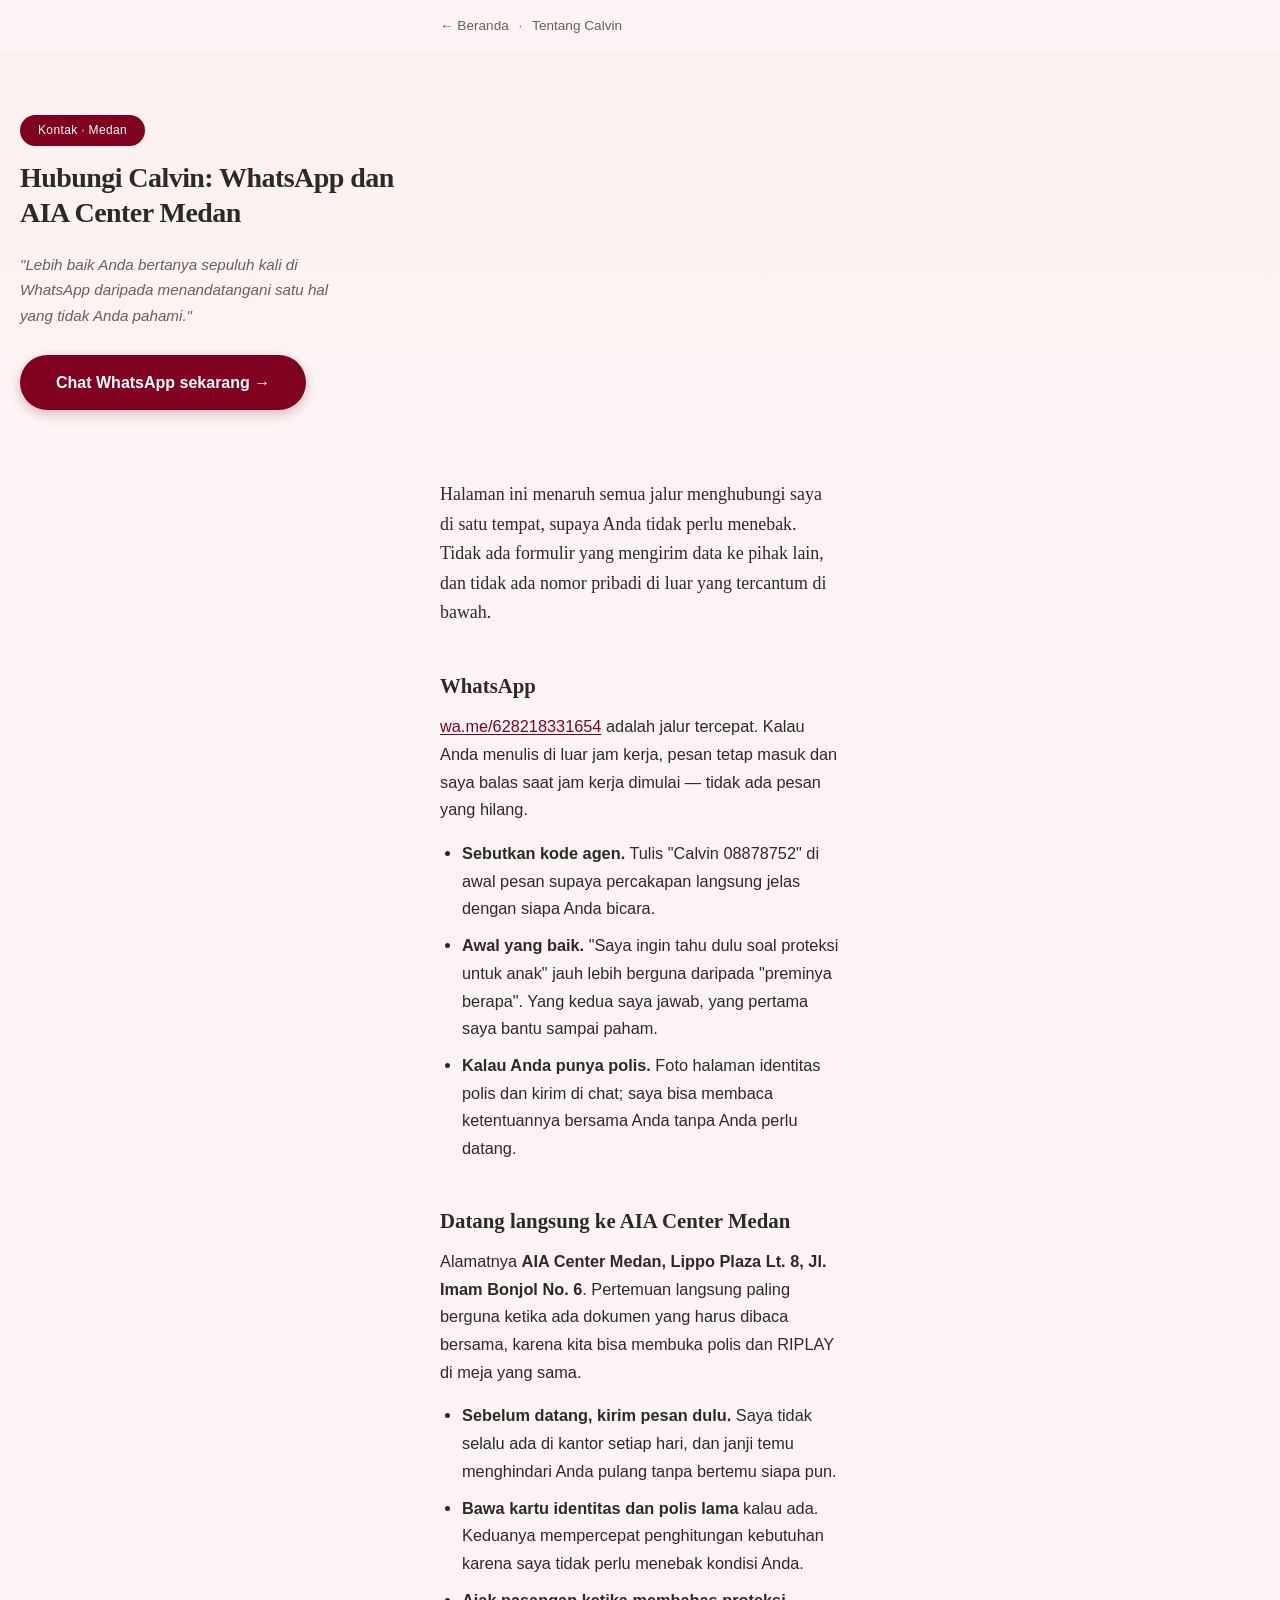
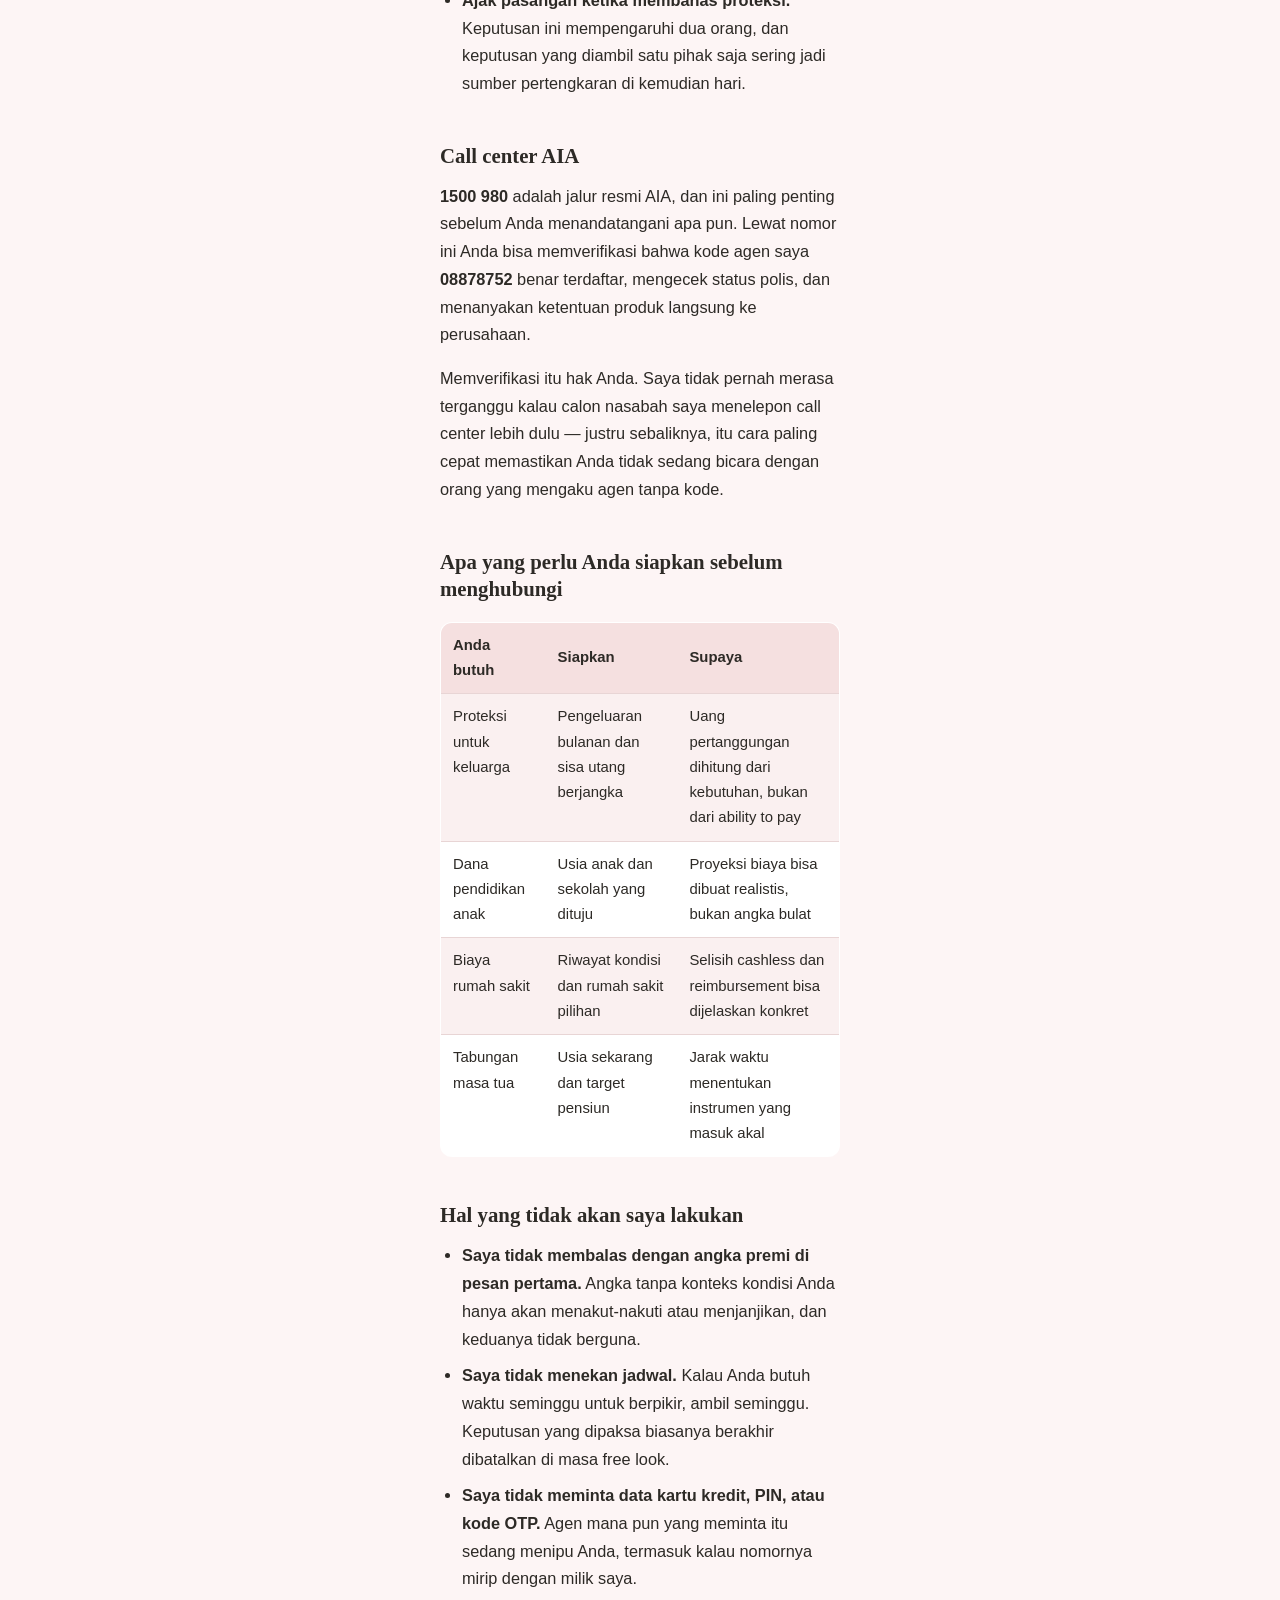
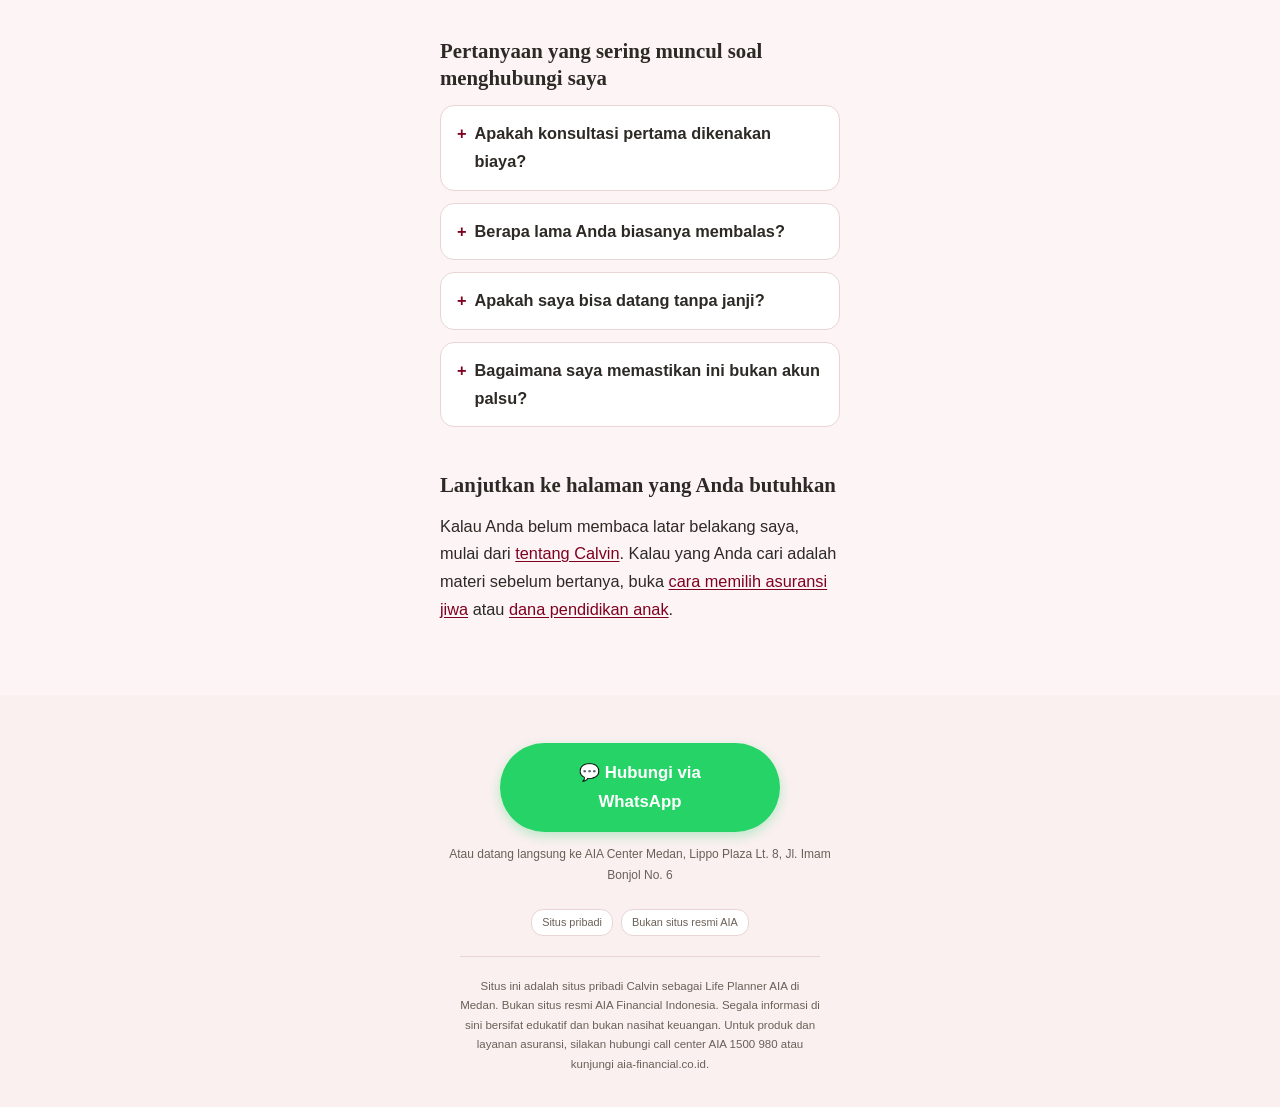
<file: kontak/index.html>
<!DOCTYPE html>
<html lang="id">
<head>
<meta charset="UTF-8">
<meta name="viewport" content="width=device-width, initial-scale=1.0">
<title>Hubungi Calvin: WhatsApp dan AIA Center Medan</title>
<meta name="description" content="Cara menghubungi Calvin, Life Planner AIA di Medan: WhatsApp 628218331654, pertemuan di AIA Center Lippo Plaza Lt. 8, atau call center AIA 1500 980.">
<meta property="og:type" content="website">
<meta property="og:url" content="https://tanyacalvin.com/kontak/">
<meta property="og:title" content="Hubungi Calvin: WhatsApp dan AIA Center Medan">
<meta property="og:description" content="Cara menghubungi Calvin, Life Planner AIA di Medan: WhatsApp 628218331654, pertemuan di AIA Center Lippo Plaza Lt. 8, atau call center AIA 1500 980.">
<meta name="twitter:card" content="summary_large_image">
<meta name="theme-color" content="#800020">
<link rel="canonical" href="https://tanyacalvin.com/kontak/">
<link rel="icon" href="data:image/svg+xml,<svg xmlns='http://www.w3.org/2000/svg' viewBox='0 0 100 100'><text y='.9em' font-size='90'>🌿</text></svg>">
<link rel="stylesheet" href="../style.css">
<script type="application/ld+json">
{
  "@context": "https://schema.org",
  "@graph": [
    {
      "@type": "ContactPage",
      "@id": "https://tanyacalvin.com/kontak/",
      "url": "https://tanyacalvin.com/kontak/",
      "inLanguage": "id",
      "datePublished": "2026-10-26",
      "dateModified": "2026-10-26",
      "name": "Hubungi Calvin",
      "description": "Cara menghubungi Calvin, Life Planner AIA di Medan: WhatsApp, pertemuan di AIA Center, dan call center AIA.",
      "mainEntity": {
        "@type": "Person",
        "@id": "https://tanyacalvin.com/#calvin",
        "name": "Calvin",
        "jobTitle": "Life Planner AIA",
        "identifier": "08878752",
        "telephone": "+628218331654",
        "image": "https://tanyacalvin.com/foto-calvin.jpg",
        "url": "https://tanyacalvin.com/tentang-calvin/",
        "worksFor": {
          "@type": "Organization",
          "name": "AIA Financial Indonesia",
          "url": "https://www.aia-financial.co.id/"
        },
        "address": {
          "@type": "PostalAddress",
          "streetAddress": "AIA Center Medan, Lippo Plaza Lt. 8, Jl. Imam Bonjol No. 6",
          "addressLocality": "Medan",
          "addressRegion": "Sumatera Utara",
          "addressCountry": "ID"
        }
      }
    },
    {
      "@type": "BreadcrumbList",
      "itemListElement": [
        {
          "@type": "ListItem",
          "position": 1,
          "name": "Beranda",
          "item": "https://tanyacalvin.com/"
        },
        {
          "@type": "ListItem",
          "position": 2,
          "name": "Kontak",
          "item": "https://tanyacalvin.com/kontak/"
        }
      ]
    }
  ]
}
</script>
</head>
<body>

<nav class="crumb wrap">
  <a href="../">← Beranda</a> &nbsp;·&nbsp; <a href="../tentang-calvin/">Tentang Calvin</a>
</nav>

<header class="hero hero-content">
  <span class="hero-role">Kontak · Medan</span>
  <h1>Hubungi Calvin: WhatsApp dan AIA Center Medan</h1>
  <p class="hero-tagline">"Lebih baik Anda bertanya sepuluh kali di WhatsApp daripada menandatangani satu hal yang tidak Anda pahami."</p>
  <a href="https://wa.me/628218331654" class="hero-cta">Chat WhatsApp sekarang →</a>
</header>

<main class="wrap prose">
  <p class="lead">Halaman ini menaruh semua jalur menghubungi saya di satu tempat, supaya Anda tidak perlu menebak. Tidak ada formulir yang mengirim data ke pihak lain, dan tidak ada nomor pribadi di luar yang tercantum di bawah.</p>

  <h2>WhatsApp</h2>
  <p><a href="https://wa.me/628218331654">wa.me/628218331654</a> adalah jalur tercepat. Kalau Anda menulis di luar jam kerja, pesan tetap masuk dan saya balas saat jam kerja dimulai — tidak ada pesan yang hilang.</p>
  <ul>
    <li><strong>Sebutkan kode agen.</strong> Tulis "Calvin 08878752" di awal pesan supaya percakapan langsung jelas dengan siapa Anda bicara.</li>
    <li><strong>Awal yang baik.</strong> "Saya ingin tahu dulu soal proteksi untuk anak" jauh lebih berguna daripada "preminya berapa". Yang kedua saya jawab, yang pertama saya bantu sampai paham.</li>
    <li><strong>Kalau Anda punya polis.</strong> Foto halaman identitas polis dan kirim di chat; saya bisa membaca ketentuannya bersama Anda tanpa Anda perlu datang.</li>
  </ul>

  <h2>Datang langsung ke AIA Center Medan</h2>
  <p>Alamatnya <strong>AIA Center Medan, Lippo Plaza Lt. 8, Jl. Imam Bonjol No. 6</strong>. Pertemuan langsung paling berguna ketika ada dokumen yang harus dibaca bersama, karena kita bisa membuka polis dan RIPLAY di meja yang sama.</p>
  <ul>
    <li><strong>Sebelum datang, kirim pesan dulu.</strong> Saya tidak selalu ada di kantor setiap hari, dan janji temu menghindari Anda pulang tanpa bertemu siapa pun.</li>
    <li><strong>Bawa kartu identitas dan polis lama</strong> kalau ada. Keduanya mempercepat penghitungan kebutuhan karena saya tidak perlu menebak kondisi Anda.</li>
    <li><strong>Ajak pasangan ketika membahas proteksi.</strong> Keputusan ini mempengaruhi dua orang, dan keputusan yang diambil satu pihak saja sering jadi sumber pertengkaran di kemudian hari.</li>
  </ul>

  <h2>Call center AIA</h2>
  <p><strong>1500 980</strong> adalah jalur resmi AIA, dan ini paling penting sebelum Anda menandatangani apa pun. Lewat nomor ini Anda bisa memverifikasi bahwa kode agen saya <strong>08878752</strong> benar terdaftar, mengecek status polis, dan menanyakan ketentuan produk langsung ke perusahaan.</p>
  <p>Memverifikasi itu hak Anda. Saya tidak pernah merasa terganggu kalau calon nasabah saya menelepon call center lebih dulu — justru sebaliknya, itu cara paling cepat memastikan Anda tidak sedang bicara dengan orang yang mengaku agen tanpa kode.</p>

  <h2>Apa yang perlu Anda siapkan sebelum menghubungi</h2>
  <table>
    <tr><th>Anda butuh</th><th>Siapkan</th><th>Supaya</th></tr>
    <tr><td>Proteksi untuk keluarga</td><td>Pengeluaran bulanan dan sisa utang berjangka</td><td>Uang pertanggungan dihitung dari kebutuhan, bukan dari ability to pay</td></tr>
    <tr><td>Dana pendidikan anak</td><td>Usia anak dan sekolah yang dituju</td><td>Proyeksi biaya bisa dibuat realistis, bukan angka bulat</td></tr>
    <tr><td>Biaya rumah sakit</td><td>Riwayat kondisi dan rumah sakit pilihan</td><td>Selisih cashless dan reimbursement bisa dijelaskan konkret</td></tr>
    <tr><td>Tabungan masa tua</td><td>Usia sekarang dan target pensiun</td><td>Jarak waktu menentukan instrumen yang masuk akal</td></tr>
  </table>

  <h2>Hal yang tidak akan saya lakukan</h2>
  <ul>
    <li><strong>Saya tidak membalas dengan angka premi di pesan pertama.</strong> Angka tanpa konteks kondisi Anda hanya akan menakut-nakuti atau menjanjikan, dan keduanya tidak berguna.</li>
    <li><strong>Saya tidak menekan jadwal.</strong> Kalau Anda butuh waktu seminggu untuk berpikir, ambil seminggu. Keputusan yang dipaksa biasanya berakhir dibatalkan di masa free look.</li>
    <li><strong>Saya tidak meminta data kartu kredit, PIN, atau kode OTP.</strong> Agen mana pun yang meminta itu sedang menipu Anda, termasuk kalau nomornya mirip dengan milik saya.</li>
  </ul>

  <h2>Pertanyaan yang sering muncul soal menghubungi saya</h2>
  <details>
    <summary>Apakah konsultasi pertama dikenakan biaya?</summary>
    <p>Tidak. Percakapan awal lewat WhatsApp atau pertemuan pertama tidak saya tagih. Yang dibayar adalah produk kalau Anda memutuskan membeli, dan itu dari perusahaan asuransi, bukan dari kantong saya langsung.</p>
  </details>
  <details>
    <summary>Berapa lama Anda biasanya membalas?</summary>
    <p>Dalam jam kerja biasanya cepat. Di luar jam kerja pesan masuk dan saya balas di hari kerja berikutnya. Kalau sesuatu mendesak dan menyangkut klaim, sebutkan "klaim" di awal pesan supaya saya tidak menunda.</p>
  </details>
  <details>
    <summary>Apakah saya bisa datang tanpa janji?</summary>
    <p>Bisa, tetapi tidak disarankan. Kalau saya sedang tidak di kantor, Anda harus pulang dan datang lagi. Pesan satu hari sebelumnya lebih menghemat waktu Anda daripada keberanian datang mendadak.</p>
  </details>
  <details>
    <summary>Bagaimana saya memastikan ini bukan akun palsu?</summary>
    <p>Minta kode agen, lalu telepon 1500 980 untuk memverifikasi. Nomor WhatsApp saya hanya satu, 628218331654, dan nomor itu sama dengan yang tercantum di setiap halaman situs ini.</p>
  </details>

  <h2>Lanjutkan ke halaman yang Anda butuhkan</h2>
  <p>Kalau Anda belum membaca latar belakang saya, mulai dari <a href="../tentang-calvin/">tentang Calvin</a>. Kalau yang Anda cari adalah materi sebelum bertanya, buka <a href="../cara-memilih-asuransi-jiwa/">cara memilih asuransi jiwa</a> atau <a href="../dana-pendidikan-anak/">dana pendidikan anak</a>.</p>
</main>

<footer class="footer">
  <div class="wrap">
    <a href="https://wa.me/628218331654" class="footer-cta">💬 Hubungi via WhatsApp</a>
    <p class="footer-note">Atau datang langsung ke AIA Center Medan, Lippo Plaza Lt. 8, Jl. Imam Bonjol No. 6</p>
    <div class="footer-badges">
      <span class="footer-badge">Situs pribadi</span>
      <span class="footer-badge">Bukan situs resmi AIA</span>
    </div>
    <div class="footer-disclaimer">
      Situs ini adalah situs pribadi Calvin sebagai Life Planner AIA di Medan. Bukan situs resmi AIA Financial Indonesia. Segala informasi di sini bersifat edukatif dan bukan nasihat keuangan. Untuk produk dan layanan asuransi, silakan hubungi call center AIA 1500 980 atau kunjungi aia-financial.co.id.
    </div>
  </div>
</footer>
<a href="https://wa.me/628218331654" class="fab-wa" target="_blank" rel="noopener" aria-label="Chat WhatsApp">💬</a>

</body>
</html>
</file>
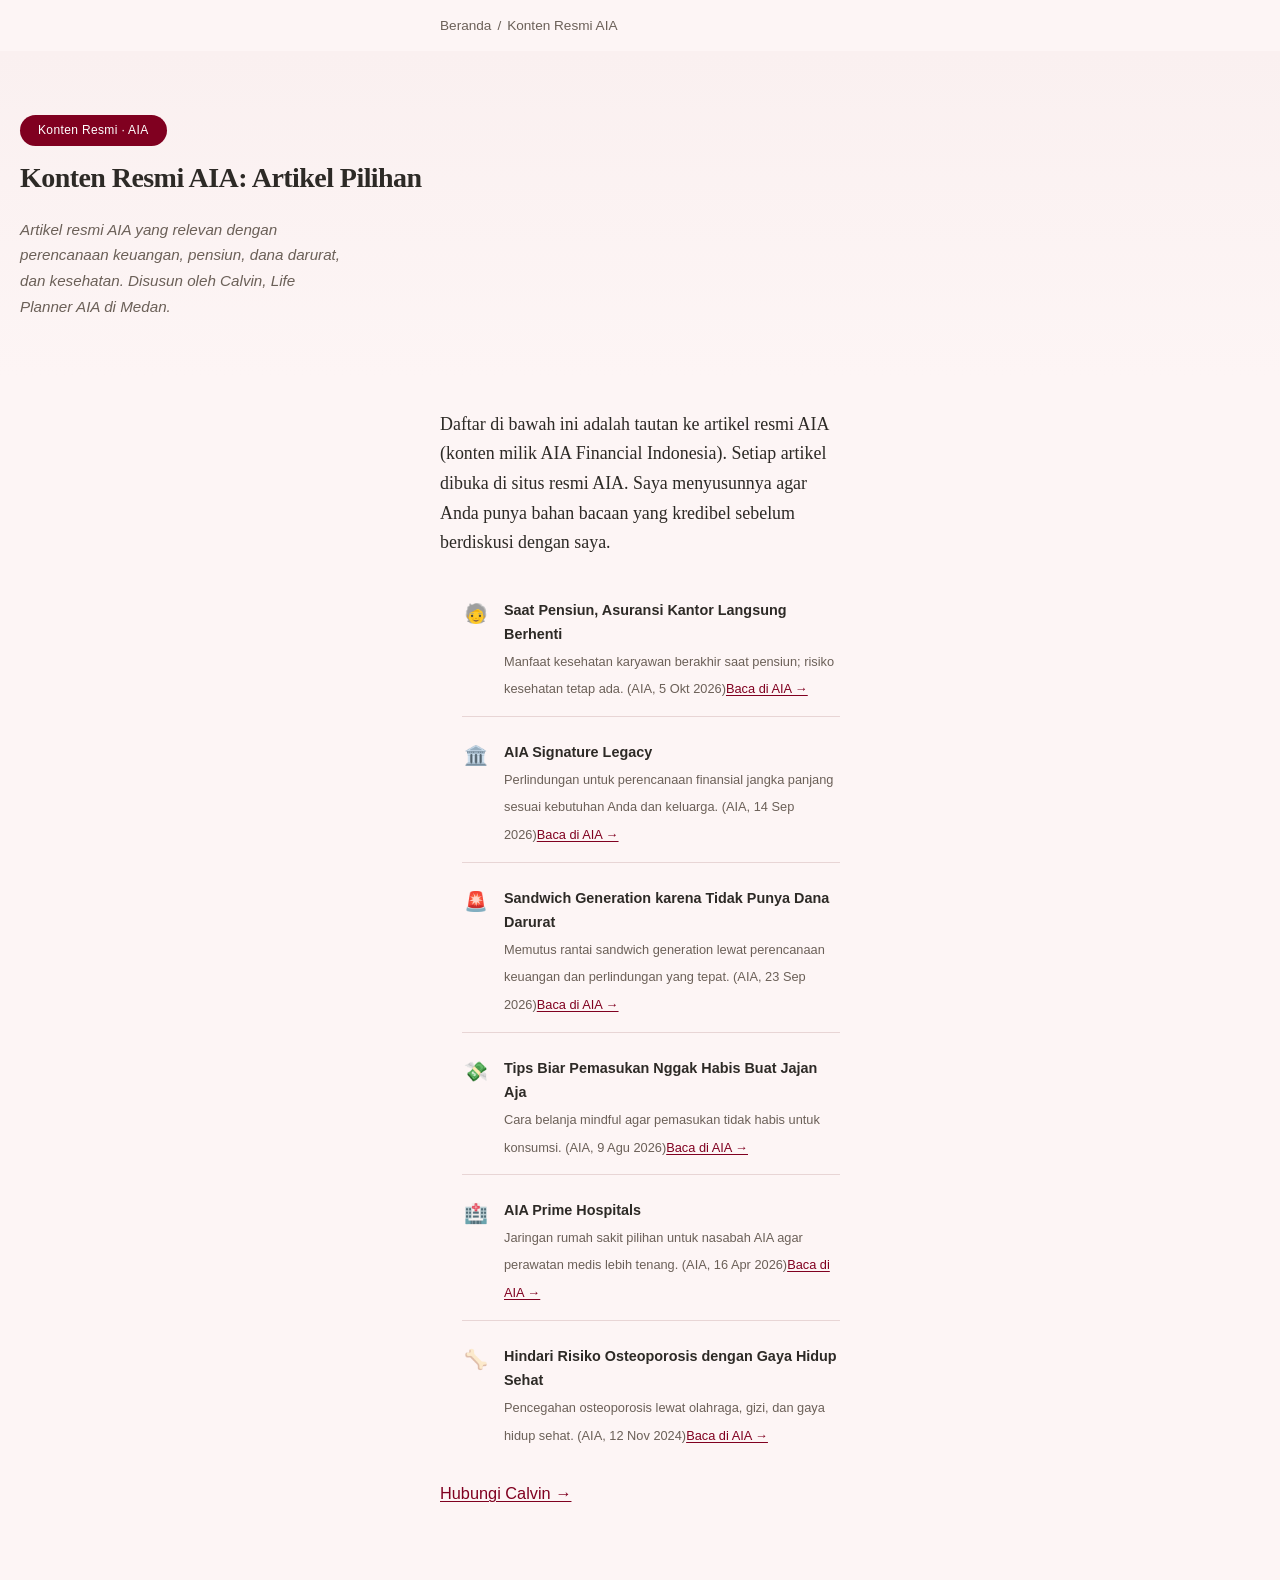
<file: konten-aia/index.html>
<!DOCTYPE html>
<html lang="id">
<head>
<meta charset="UTF-8">
<meta name="viewport" content="width=device-width, initial-scale=1.0">
<title>Konten Resmi AIA: Artikel Pilihan</title>
<meta name="description" content="Kumpulan artikel resmi AIA yang relevan dengan perencanaan keuangan, pensiun, dana darurat, dan kesehatan. Disusun oleh Calvin, Life Planner AIA di Medan.">
<meta property="og:type" content="website">
<meta property="og:url" content="https://tanyacalvin.com/konten-aia/">
<meta property="og:title" content="Konten Resmi AIA: Artikel Pilihan">
<meta property="og:description" content="Kumpulan artikel resmi AIA yang relevan dengan perencanaan keuangan, pensiun, dana darurat, dan kesehatan.">
<meta name="twitter:card" content="summary_large_image">
<meta name="theme-color" content="#800020">
<link rel="canonical" href="https://tanyacalvin.com/konten-aia/">
<link rel="icon" href="data:image/svg+xml,<svg xmlns='http://www.w3.org/2000/svg' viewBox='0 0 100 100'><text y='.9em' font-size='90'>🌿</text></svg>">
<link rel="stylesheet" href="../style.css">
<script type="application/ld+json">
{
  "@context": "https://schema.org",
  "@graph": [
    {
      "@type": "CollectionPage",
      "name": "Konten Resmi AIA: Artikel Pilihan",
      "url": "https://tanyacalvin.com/konten-aia/",
      "inLanguage": "id"
    },
    {
      "@type": "BreadcrumbList",
      "itemListElement": [
        { "@type": "ListItem", "position": 1, "name": "Beranda", "item": "https://tanyacalvin.com/" },
        { "@type": "ListItem", "position": 2, "name": "Konten Resmi AIA", "item": "https://tanyacalvin.com/konten-aia/" }
      ]
    }
  ]
}
</script>
</head>
<body>

<nav class="crumb wrap"><a href="../">Beranda</a> <span>/</span> <span>Konten Resmi AIA</span></nav>

<header class="hero hero-content">
  <span class="hero-role">Konten Resmi · AIA</span>
  <h1>Konten Resmi AIA: Artikel Pilihan</h1>
  <p class="hero-tagline">Artikel resmi AIA yang relevan dengan perencanaan keuangan, pensiun, dana darurat, dan kesehatan. Disusun oleh Calvin, Life Planner AIA di Medan.</p>
</header>

<main class="wrap prose">
  <p class="lead">Daftar di bawah ini adalah tautan ke artikel resmi AIA (konten milik AIA Financial Indonesia). Setiap artikel dibuka di situs resmi AIA. Saya menyusunnya agar Anda punya bahan bacaan yang kredibel sebelum berdiskusi dengan saya.</p>

  <ul class="reading-list">
    <li class="reading-item"><div class="reading-icon">🧓</div><div class="reading-text"><strong>Saat Pensiun, Asuransi Kantor Langsung Berhenti</strong><span>Manfaat kesehatan karyawan berakhir saat pensiun; risiko kesehatan tetap ada. (AIA, 5 Okt 2026)</span><a href="https://www.aia-financial.co.id/content/id/id/contenthub/products/Saat-Pensiun.html?shareId%3D42318" target="_blank" rel="noopener">Baca di AIA →</a></div></li>
    <li class="reading-item"><div class="reading-icon">🏛️</div><div class="reading-text"><strong>AIA Signature Legacy</strong><span>Perlindungan untuk perencanaan finansial jangka panjang sesuai kebutuhan Anda dan keluarga. (AIA, 14 Sep 2026)</span><a href="https://www.aia-financial.co.id/content/id/id/contenthub/products/Signature-Legacy1.html?shareId%3D42389" target="_blank" rel="noopener">Baca di AIA →</a></div></li>
    <li class="reading-item"><div class="reading-icon">🚨</div><div class="reading-text"><strong>Sandwich Generation karena Tidak Punya Dana Darurat</strong><span>Memutus rantai sandwich generation lewat perencanaan keuangan dan perlindungan yang tepat. (AIA, 23 Sep 2026)</span><a href="https://www.aia-financial.co.id/content/id/id/contenthub/products/Dana-Darurat.html?shareId%3D42476" target="_blank" rel="noopener">Baca di AIA →</a></div></li>
    <li class="reading-item"><div class="reading-icon">💸</div><div class="reading-text"><strong>Tips Biar Pemasukan Nggak Habis Buat Jajan Aja</strong><span>Cara belanja mindful agar pemasukan tidak habis untuk konsumsi. (AIA, 9 Agu 2026)</span><a href="https://www.aia-financial.co.id/content/id/id/contenthub/products/Spending.html?shareId=42477" target="_blank" rel="noopener">Baca di AIA →</a></div></li>
    <li class="reading-item"><div class="reading-icon">🏥</div><div class="reading-text"><strong>AIA Prime Hospitals</strong><span>Jaringan rumah sakit pilihan untuk nasabah AIA agar perawatan medis lebih tenang. (AIA, 16 Apr 2026)</span><a href="https://www.aia-financial.co.id/content/id/id/contenthub/products/Prime-Hospital.html?shareId=42479" target="_blank" rel="noopener">Baca di AIA →</a></div></li>
    <li class="reading-item"><div class="reading-icon">🦴</div><div class="reading-text"><strong>Hindari Risiko Osteoporosis dengan Gaya Hidup Sehat</strong><span>Pencegahan osteoporosis lewat olahraga, gizi, dan gaya hidup sehat. (AIA, 12 Nov 2024)</span><a href="https://www.aia-financial.co.id/content/id/id/contenthub/products/hindari-risiko.html?shareId=42524" target="_blank" rel="noopener">Baca di AIA →</a></div></li>
  </ul>

  <p><a href="../kontak/">Hubungi Calvin →</a></p>
</main>

</body>
</html>
</file>
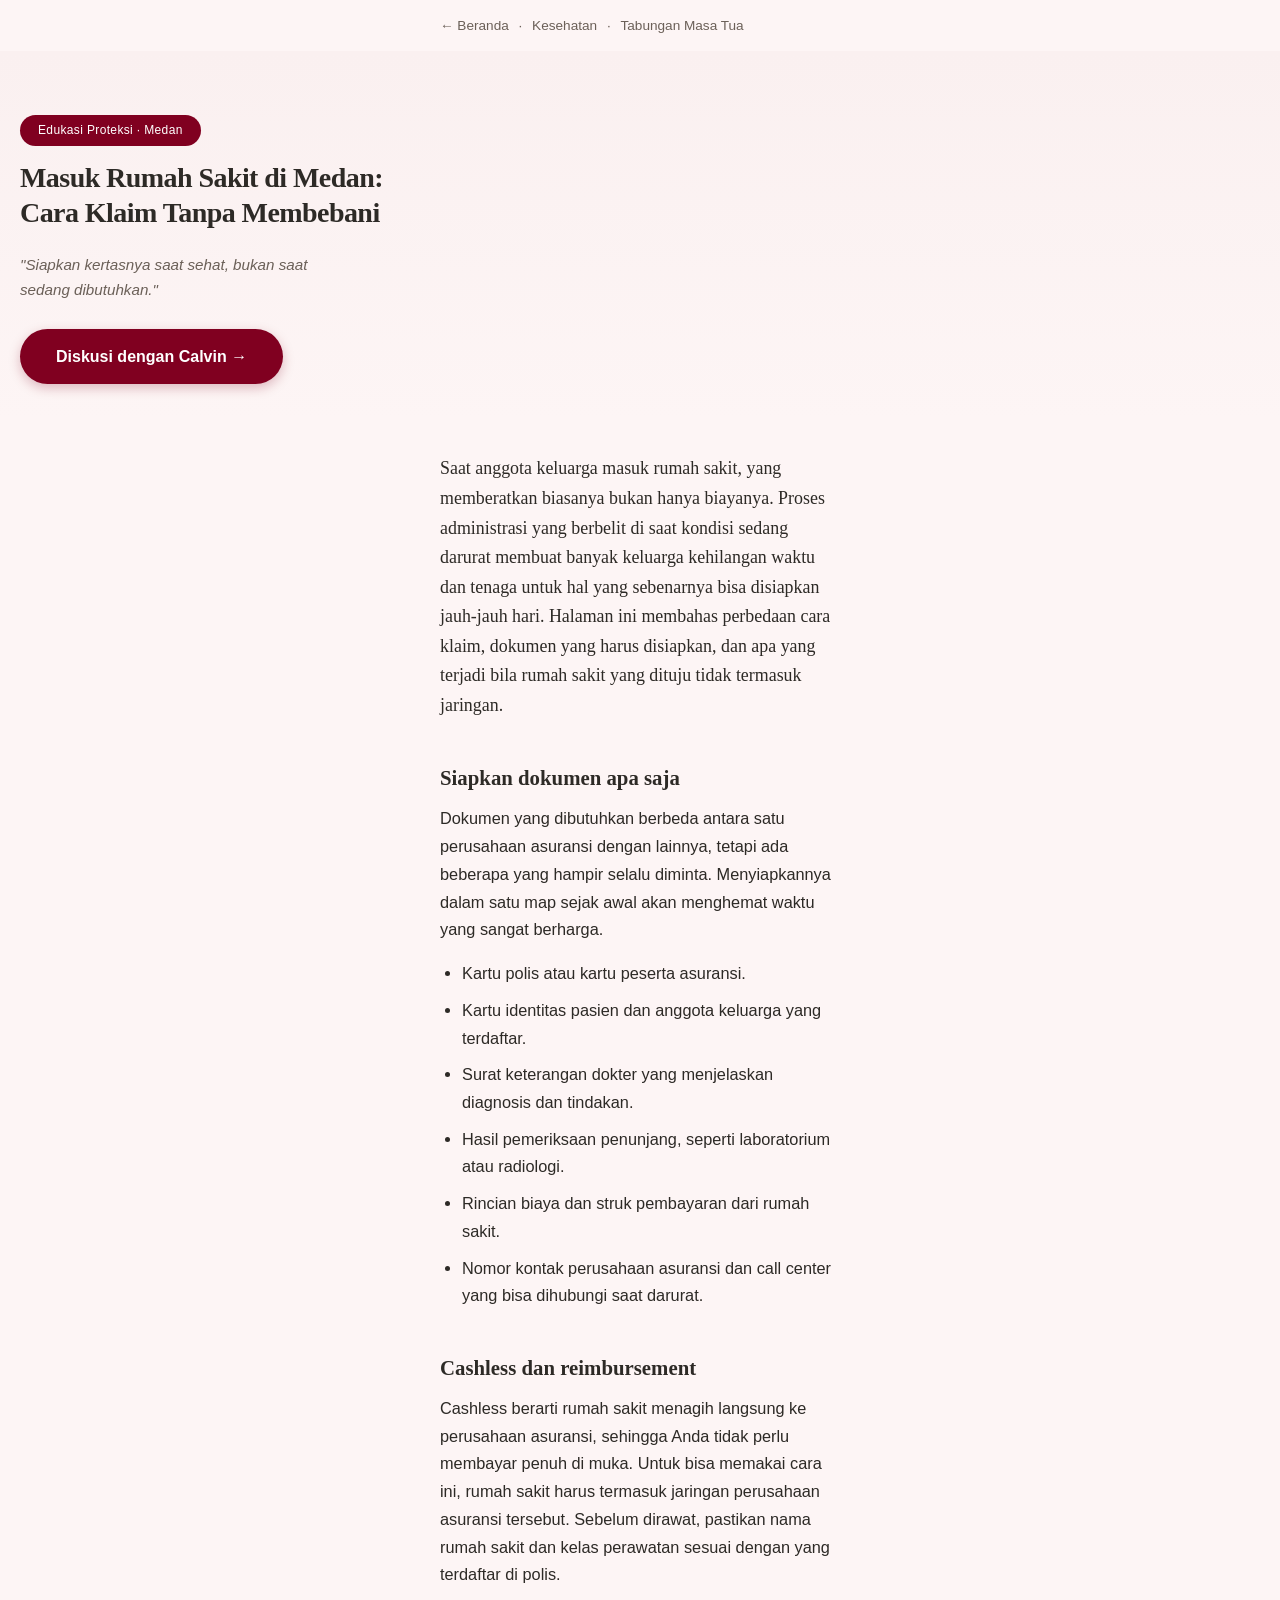
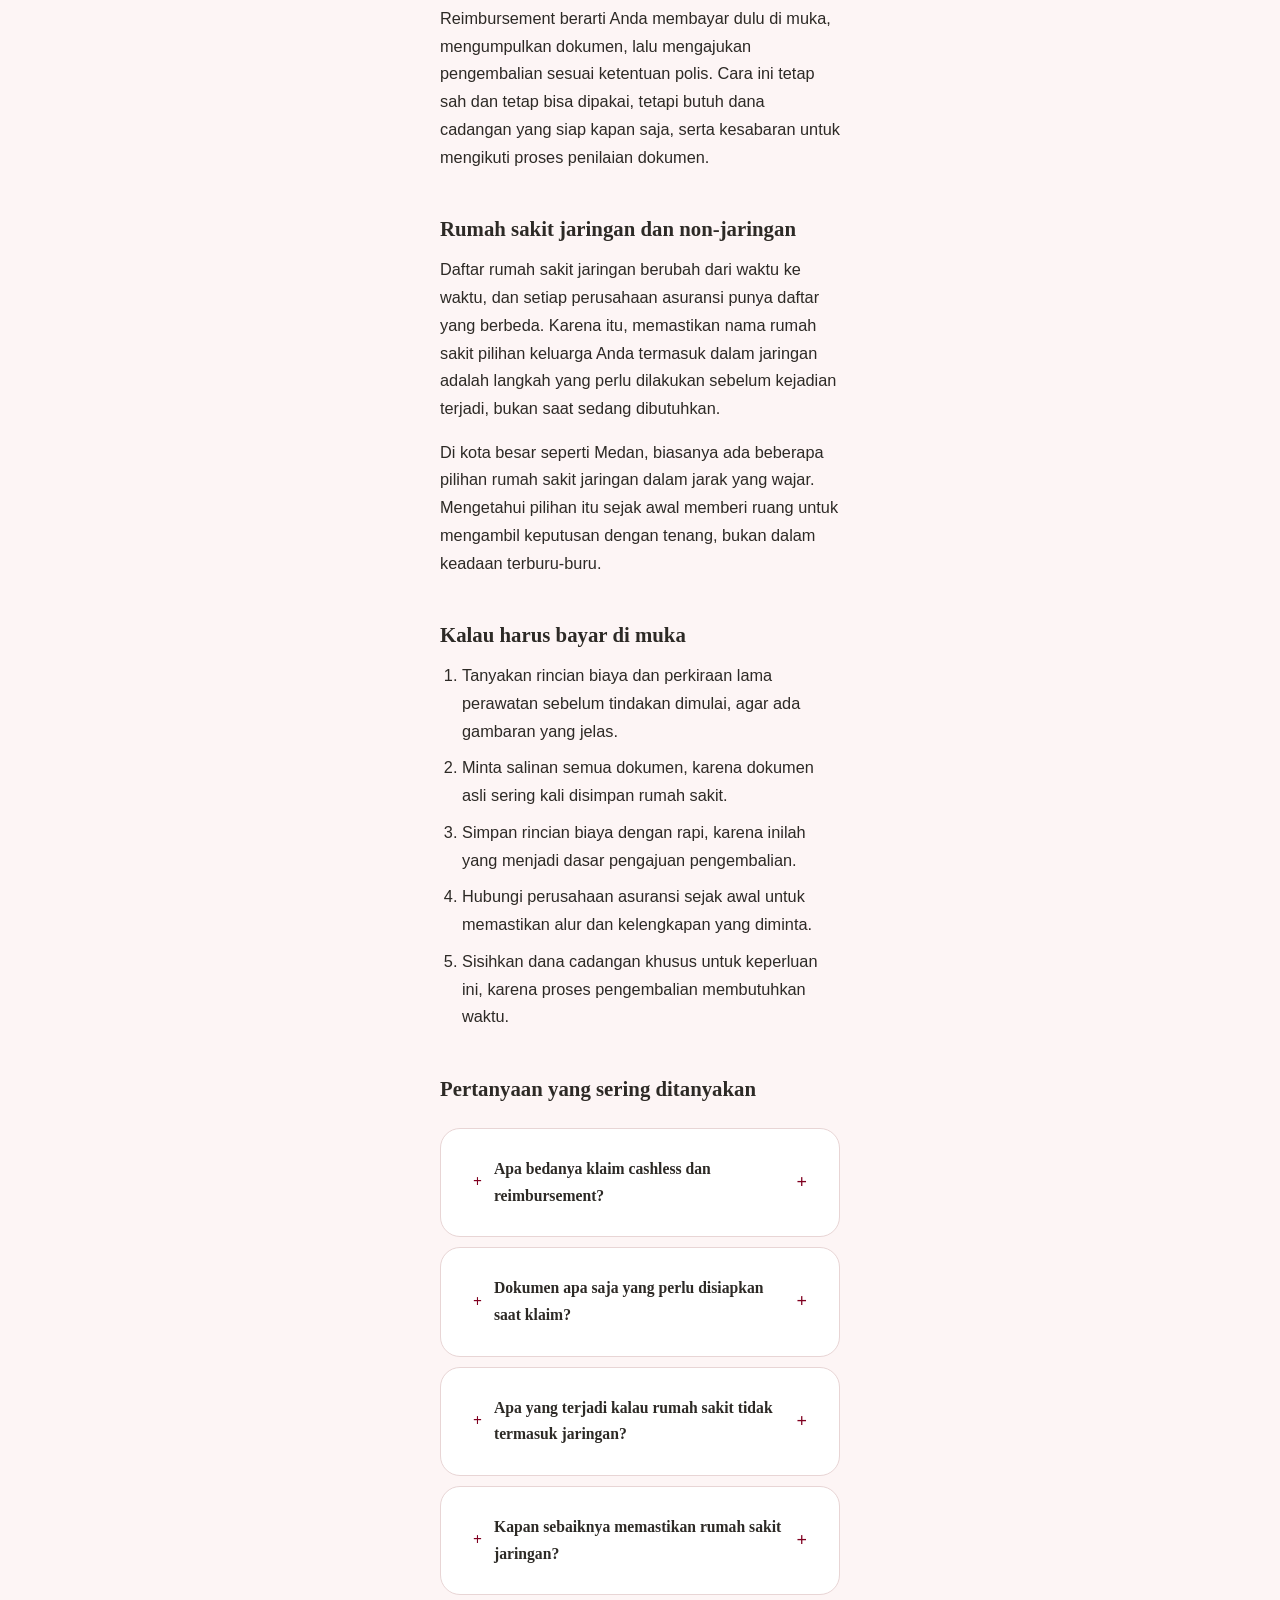
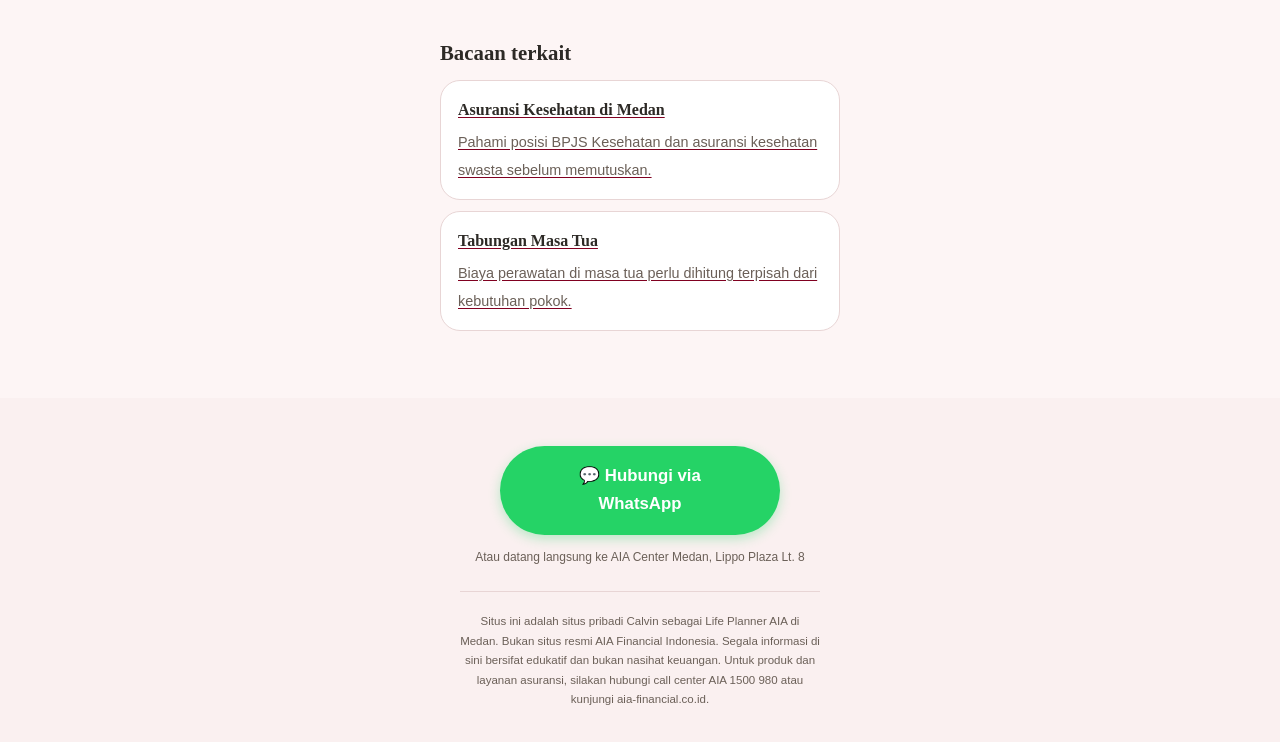
<file: masuk-rumah-sakit/index.html>
<!DOCTYPE html>
<html lang="id">
<head>
<meta charset="UTF-8">
<meta name="viewport" content="width=device-width, initial-scale=1.0">
<title>Masuk Rumah Sakit di Medan: Cara Klaim Tanpa Membebani</title>
<meta name="description" content="Alur klaim rawat inap dari dokumen sampai pencairan, biaya yang sering tidak terduga di rumah sakit Medan, dan cara menyiapkan proteksinya.">
<meta property="og:type" content="article">
<meta property="og:url" content="https://tanyacalvin.com/masuk-rumah-sakit/">
<meta property="og:title" content="Masuk Rumah Sakit di Medan: Cara Klaim Tanpa Membebani">
<meta property="og:description" content="Alur klaim rawat inap dari dokumen sampai pencairan, biaya yang sering tidak terduga di rumah sakit Medan, dan cara menyiapkan proteksinya.">
<meta name="twitter:card" content="summary_large_image">
<meta name="theme-color" content="#800020">
<link rel="canonical" href="https://tanyacalvin.com/masuk-rumah-sakit/">
<link rel="stylesheet" href="../style.css">
<script type="application/ld+json">
{
  "@context": "https://schema.org",
  "@graph": [
    {
      "@type": "Article",
      "headline": "Masuk Rumah Sakit di Medan: Cara Klaim Tanpa Membebani",
      "inLanguage": "id",
      "author": {
        "@type": "Person",
        "name": "Calvin",
        "jobTitle": "Life Planner AIA Medan",
        "url": "https://tanyacalvin.com/tentang-calvin/",
        "sameAs": []
      },
      "publisher": {
        "@type": "Organization",
        "name": "Calvin — Life Planner AIA Medan",
        "url": "https://tanyacalvin.com/"
      },
      "mainEntityOfPage": "https://tanyacalvin.com/masuk-rumah-sakit/",
      "datePublished": "2026-10-19",
      "dateModified": "2026-10-19",
      "url": "https://tanyacalvin.com/masuk-rumah-sakit/"
    },
    {
      "@type": "FAQPage",
      "mainEntity": [
        {
          "@type": "Question",
          "name": "Apa bedanya klaim cashless dan reimbursement?",
          "acceptedAnswer": {
            "@type": "Answer",
            "text": "Cashless berarti rumah sakit menagih langsung ke perusahaan asuransi sehingga Anda tidak membayar penuh di muka. Reimbursement berarti Anda membayar dulu, lalu mengajukan pengembalian dengan melampirkan dokumen."
          }
        },
        {
          "@type": "Question",
          "name": "Dokumen apa saja yang perlu disiapkan saat klaim?",
          "acceptedAnswer": {
            "@type": "Answer",
            "text": "Biasanya kartu polis atau kartu peserta, identitas pasien, surat keterangan dokter, hasil pemeriksaan, dan rincian biaya. Menyiapkannya sejak awal mempercepat proses."
          }
        },
        {
          "@type": "Question",
          "name": "Apa yang terjadi kalau rumah sakit tidak termasuk jaringan?",
          "acceptedAnswer": {
            "@type": "Answer",
            "text": "Anda bisa mengajukan reimbursement dengan melampirkan dokumen lengkap. Prosesnya lebih lama dan butuh dana cadangan, karena pembayaran dilakukan di muka."
          }
        }
      ]
    },
    {
      "@type": "BreadcrumbList",
      "itemListElement": [
        {
          "@type": "ListItem",
          "position": 1,
          "name": "Beranda",
          "item": "https://tanyacalvin.com/"
        },
        {
          "@type": "ListItem",
          "position": 2,
          "name": "Masuk Rumah Sakit",
          "item": "https://tanyacalvin.com/masuk-rumah-sakit/"
        }
      ]
    }
  ]
}
</script>
</head>
<body>

<nav class="crumb wrap">
  <a href="../">← Beranda</a> &nbsp;·&nbsp; <a href="../kesehatan/">Kesehatan</a> &nbsp;·&nbsp; <a href="../tabungan-masa-tua/">Tabungan Masa Tua</a>
</nav>

<header class="hero hero-content">
  <span class="hero-role">Edukasi Proteksi · Medan</span>
  <h1>Masuk Rumah Sakit di Medan: Cara Klaim Tanpa Membebani</h1>
  <p class="hero-tagline">"Siapkan kertasnya saat sehat, bukan saat sedang dibutuhkan."</p>
  <a href="https://wa.me/628218331654" class="hero-cta">Diskusi dengan Calvin →</a>
</header>

<main class="wrap prose">
  <p class="lead">Saat anggota keluarga masuk rumah sakit, yang memberatkan biasanya bukan hanya biayanya. Proses administrasi yang berbelit di saat kondisi sedang darurat membuat banyak keluarga kehilangan waktu dan tenaga untuk hal yang sebenarnya bisa disiapkan jauh-jauh hari. Halaman ini membahas perbedaan cara klaim, dokumen yang harus disiapkan, dan apa yang terjadi bila rumah sakit yang dituju tidak termasuk jaringan.</p>

  <h2>Siapkan dokumen apa saja</h2>
  <p>Dokumen yang dibutuhkan berbeda antara satu perusahaan asuransi dengan lainnya, tetapi ada beberapa yang hampir selalu diminta. Menyiapkannya dalam satu map sejak awal akan menghemat waktu yang sangat berharga.</p>
  <ul>
    <li>Kartu polis atau kartu peserta asuransi.</li>
    <li>Kartu identitas pasien dan anggota keluarga yang terdaftar.</li>
    <li>Surat keterangan dokter yang menjelaskan diagnosis dan tindakan.</li>
    <li>Hasil pemeriksaan penunjang, seperti laboratorium atau radiologi.</li>
    <li>Rincian biaya dan struk pembayaran dari rumah sakit.</li>
    <li>Nomor kontak perusahaan asuransi dan call center yang bisa dihubungi saat darurat.</li>
  </ul>

  <h2>Cashless dan reimbursement</h2>
  <p>Cashless berarti rumah sakit menagih langsung ke perusahaan asuransi, sehingga Anda tidak perlu membayar penuh di muka. Untuk bisa memakai cara ini, rumah sakit harus termasuk jaringan perusahaan asuransi tersebut. Sebelum dirawat, pastikan nama rumah sakit dan kelas perawatan sesuai dengan yang terdaftar di polis.</p>
  <p>Reimbursement berarti Anda membayar dulu di muka, mengumpulkan dokumen, lalu mengajukan pengembalian sesuai ketentuan polis. Cara ini tetap sah dan tetap bisa dipakai, tetapi butuh dana cadangan yang siap kapan saja, serta kesabaran untuk mengikuti proses penilaian dokumen.</p>

  <h2>Rumah sakit jaringan dan non-jaringan</h2>
  <p>Daftar rumah sakit jaringan berubah dari waktu ke waktu, dan setiap perusahaan asuransi punya daftar yang berbeda. Karena itu, memastikan nama rumah sakit pilihan keluarga Anda termasuk dalam jaringan adalah langkah yang perlu dilakukan sebelum kejadian terjadi, bukan saat sedang dibutuhkan.</p>
  <p>Di kota besar seperti Medan, biasanya ada beberapa pilihan rumah sakit jaringan dalam jarak yang wajar. Mengetahui pilihan itu sejak awal memberi ruang untuk mengambil keputusan dengan tenang, bukan dalam keadaan terburu-buru.</p>

  <h2>Kalau harus bayar di muka</h2>
  <ol>
    <li>Tanyakan rincian biaya dan perkiraan lama perawatan sebelum tindakan dimulai, agar ada gambaran yang jelas.</li>
    <li>Minta salinan semua dokumen, karena dokumen asli sering kali disimpan rumah sakit.</li>
    <li>Simpan rincian biaya dengan rapi, karena inilah yang menjadi dasar pengajuan pengembalian.</li>
    <li>Hubungi perusahaan asuransi sejak awal untuk memastikan alur dan kelengkapan yang diminta.</li>
    <li>Sisihkan dana cadangan khusus untuk keperluan ini, karena proses pengembalian membutuhkan waktu.</li>
  </ol>

  <h2>Pertanyaan yang sering ditanyakan</h2>
  <div class="faq">
    <details><summary>Apa bedanya klaim cashless dan reimbursement?</summary>
    <p>Cashless berarti rumah sakit menagih langsung ke perusahaan asuransi sehingga Anda tidak membayar penuh di muka. Reimbursement berarti Anda membayar dulu, lalu mengajukan pengembalian dengan melampirkan dokumen.</p></details>
    <details><summary>Dokumen apa saja yang perlu disiapkan saat klaim?</summary>
    <p>Biasanya kartu polis atau kartu peserta, identitas pasien, surat keterangan dokter, hasil pemeriksaan, dan rincian biaya. Menyiapkannya sejak awal mempercepat proses.</p></details>
    <details><summary>Apa yang terjadi kalau rumah sakit tidak termasuk jaringan?</summary>
    <p>Anda bisa mengajukan reimbursement dengan melampirkan dokumen lengkap. Prosesnya lebih lama dan butuh dana cadangan, karena pembayaran dilakukan di muka.</p></details>
    <details><summary>Kapan sebaiknya memastikan rumah sakit jaringan?</summary>
    <p>Saat sehat, jauh sebelum dibutuhkan. Daftar jaringan berubah dari waktu ke waktu, dan memastikannya di saat darurat hanya menambah beban.</p></details>
  </div>

  <h2>Bacaan terkait</h2>
  <a class="link-card" href="../kesehatan/"><strong>Asuransi Kesehatan di Medan</strong><span>Pahami posisi BPJS Kesehatan dan asuransi kesehatan swasta sebelum memutuskan.</span></a>
  <a class="link-card" href="../tabungan-masa-tua/"><strong>Tabungan Masa Tua</strong><span>Biaya perawatan di masa tua perlu dihitung terpisah dari kebutuhan pokok.</span></a>
</main>

<footer class="footer">
  <div class="wrap">
    <a href="https://wa.me/628218331654" class="footer-cta">💬 Hubungi via WhatsApp</a>
    <p class="footer-note">Atau datang langsung ke AIA Center Medan, Lippo Plaza Lt. 8</p>
    <div class="footer-disclaimer">
      Situs ini adalah situs pribadi Calvin sebagai Life Planner AIA di Medan. Bukan situs resmi AIA Financial Indonesia. Segala informasi di sini bersifat edukatif dan bukan nasihat keuangan. Untuk produk dan layanan asuransi, silakan hubungi call center AIA 1500 980 atau kunjungi aia-financial.co.id.
    </div>
  </div>
</footer>

</body>
</html>
</file>
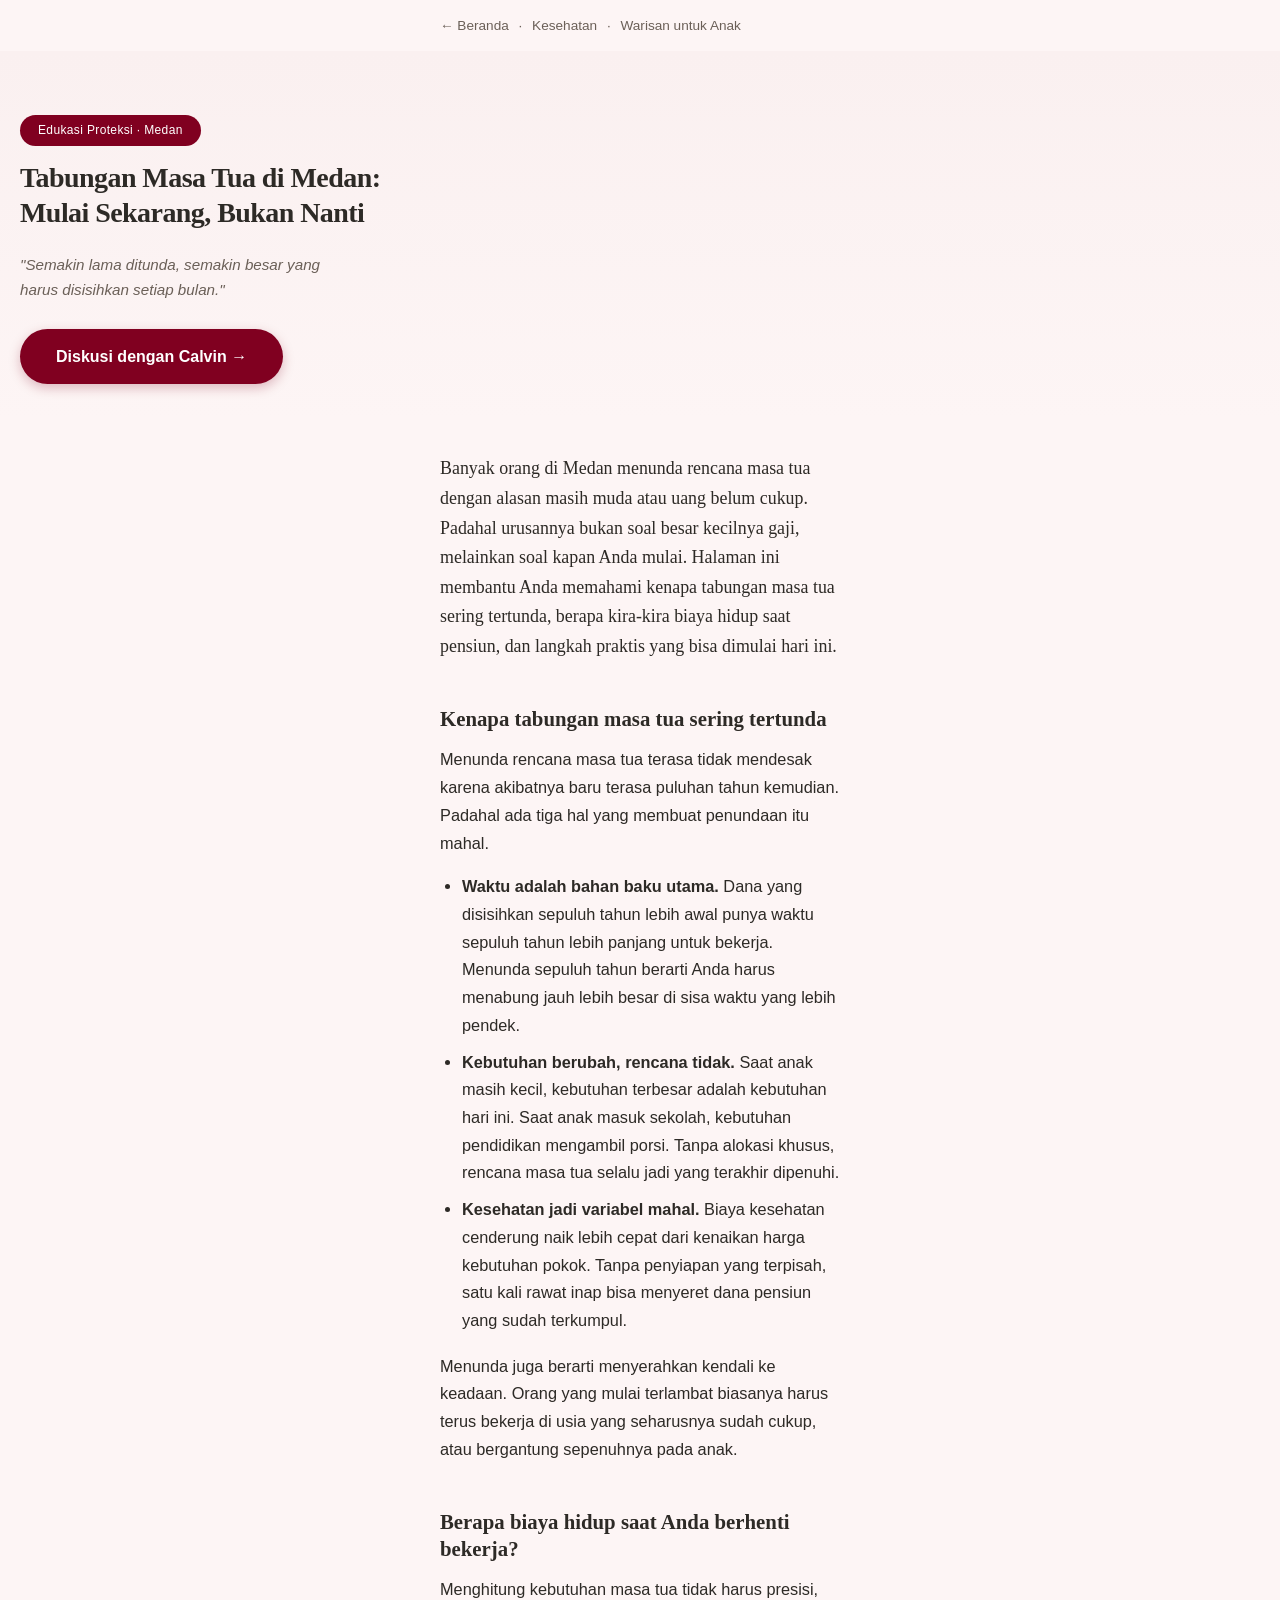
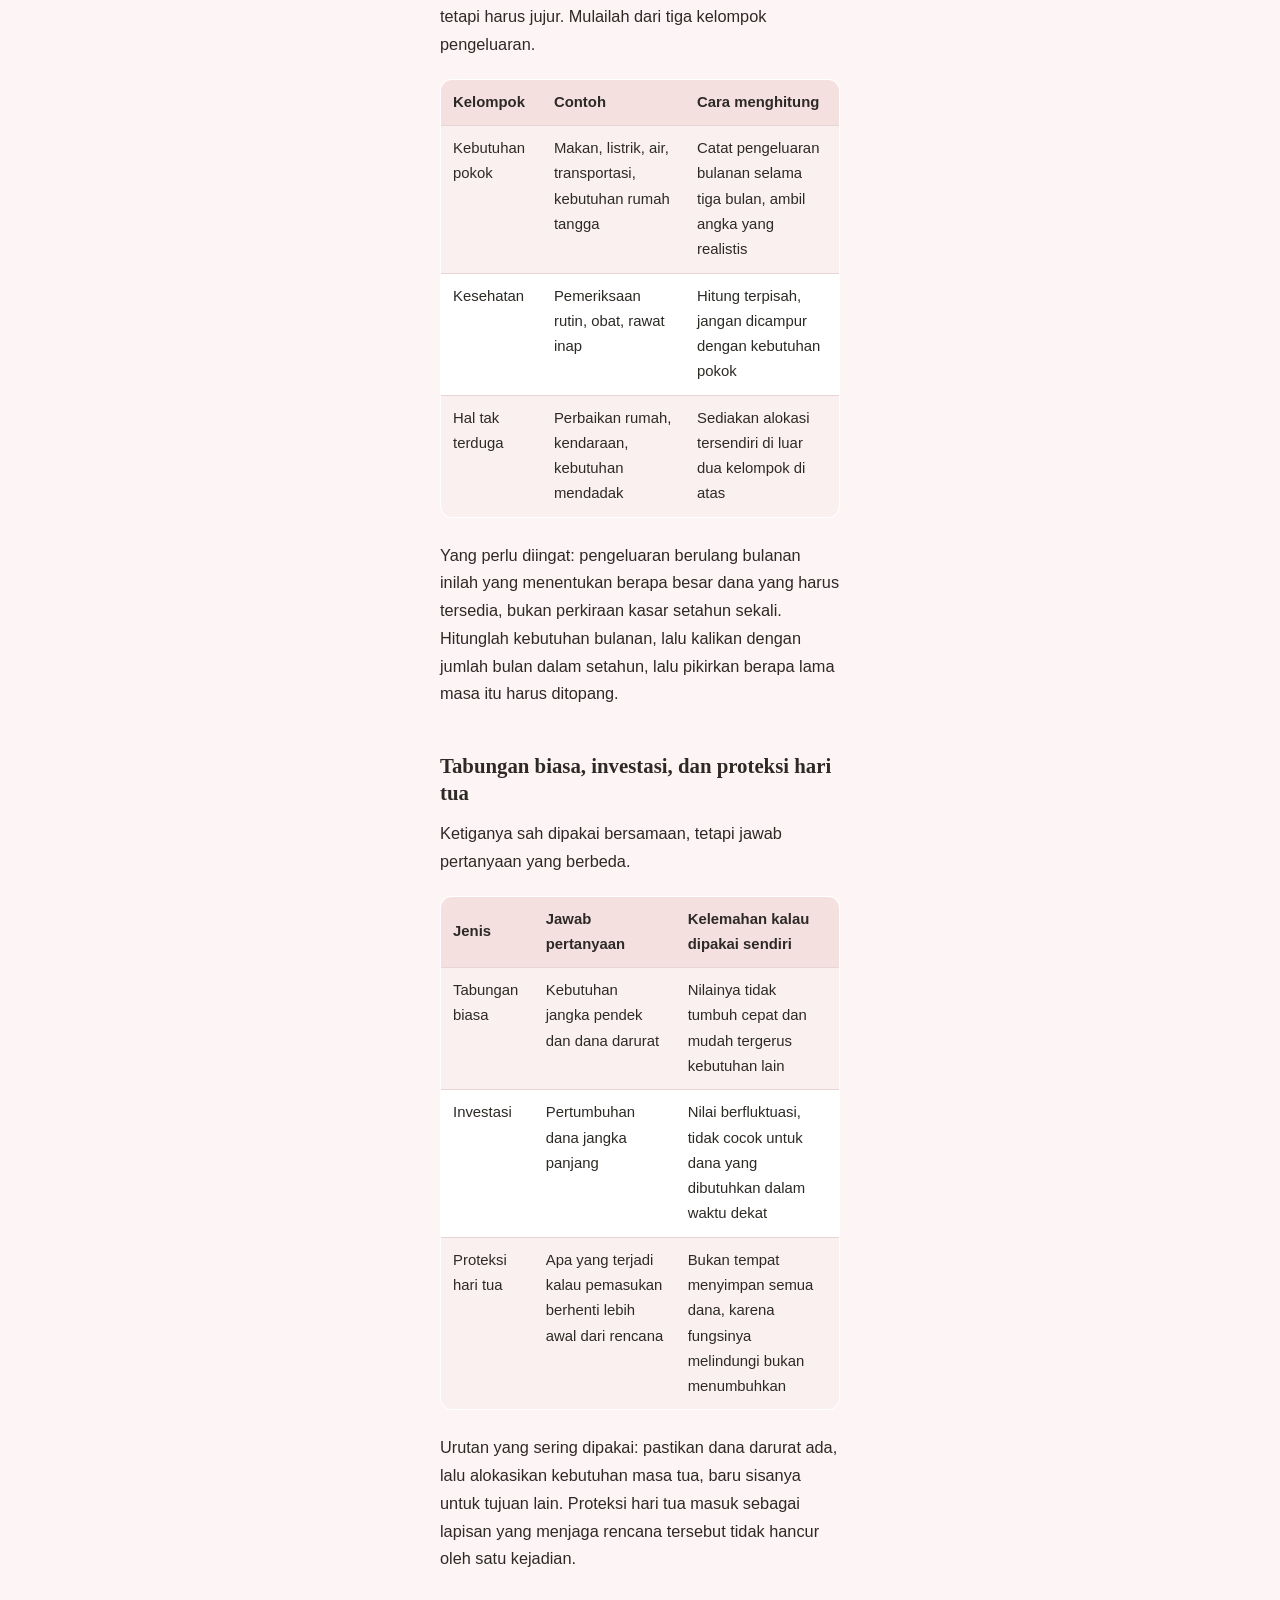
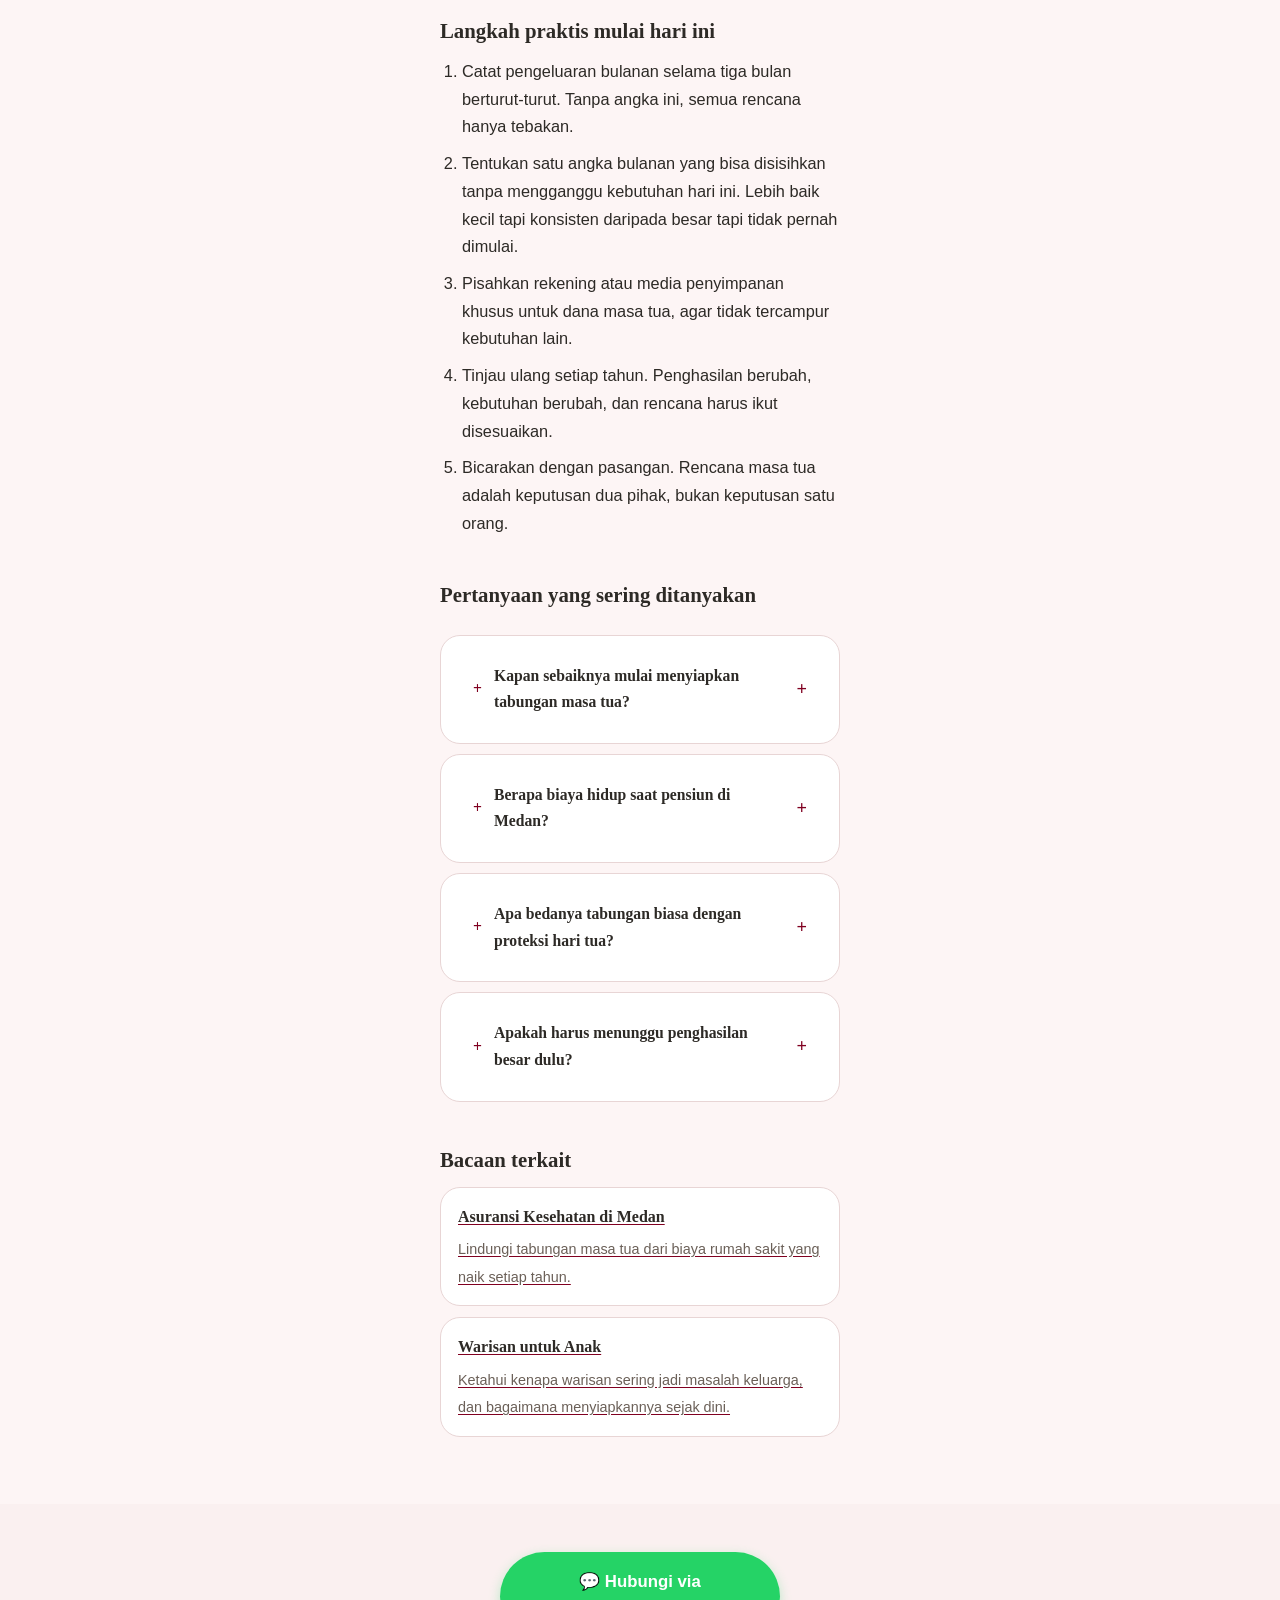
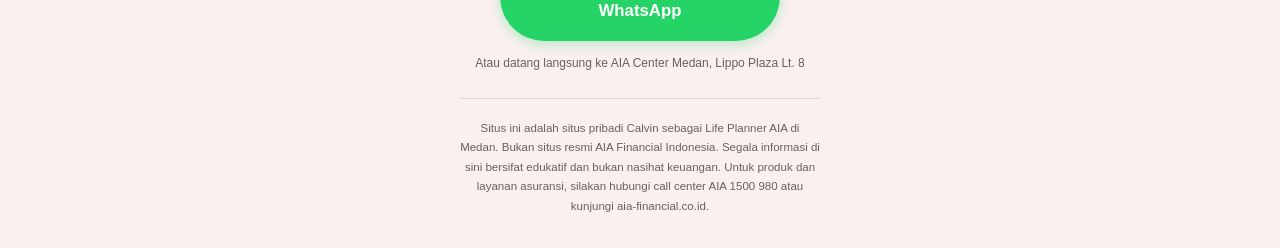
<file: tabungan-masa-tua/index.html>
<!DOCTYPE html>
<html lang="id">
<head>
<meta charset="UTF-8">
<meta name="viewport" content="width=device-width, initial-scale=1.0">
<title>Tabungan Masa Tua di Medan: Mulai Sekarang, Bukan Nanti</title>
<meta name="description" content="Bukan soal gaji besar, tapi kapan Anda mulai. Pahami biaya hidup saat pensiun, bedanya tabungan biasa dan proteksi hari tua, serta langkah praktis.">
<meta property="og:type" content="article">
<meta property="og:url" content="https://tanyacalvin.com/tabungan-masa-tua/">
<meta property="og:title" content="Tabungan Masa Tua di Medan: Mulai Sekarang, Bukan Nanti">
<meta property="og:description" content="Bukan soal gaji besar, tapi kapan Anda mulai. Pahami biaya hidup saat pensiun, bedanya tabungan biasa dan proteksi hari tua, serta langkah praktis.">
<meta name="twitter:card" content="summary_large_image">
<meta name="theme-color" content="#800020">
<link rel="canonical" href="https://tanyacalvin.com/tabungan-masa-tua/">
<link rel="stylesheet" href="../style.css">
<script type="application/ld+json">
{
  "@context": "https://schema.org",
  "@graph": [
    {
      "@type": "Article",
      "headline": "Tabungan Masa Tua di Medan: Mulai Sekarang, Bukan Nanti",
      "inLanguage": "id",
      "author": {
        "@type": "Person",
        "name": "Calvin",
        "jobTitle": "Life Planner AIA Medan",
        "url": "https://tanyacalvin.com/tentang-calvin/",
        "sameAs": []
      },
      "publisher": {
        "@type": "Organization",
        "name": "Calvin — Life Planner AIA Medan",
        "url": "https://tanyacalvin.com/"
      },
      "mainEntityOfPage": "https://tanyacalvin.com/tabungan-masa-tua/",
      "datePublished": "2026-10-19",
      "dateModified": "2026-10-19",
      "url": "https://tanyacalvin.com/tabungan-masa-tua/"
    },
    {
      "@type": "FAQPage",
      "mainEntity": [
        {
          "@type": "Question",
          "name": "Kapan sebaiknya mulai menyiapkan tabungan masa tua?",
          "acceptedAnswer": {
            "@type": "Answer",
            "text": "Semakin awal semakin ringan, karena dana punya waktu lebih panjang untuk tumbuh dan Anda bisa menyisihkan dalam porsi kecil setiap bulan."
          }
        },
        {
          "@type": "Question",
          "name": "Berapa biaya hidup saat pensiun di Medan?",
          "acceptedAnswer": {
            "@type": "Answer",
            "text": "Tergantung gaya hidup, tetapi kebutuhan pokok, kesehatan, dan biaya tak terduga perlu dihitung terpisah. Yang penting dihitung adalah pengeluaran berulang bulanan, bukan perkiraan kasar setahun sekali."
          }
        },
        {
          "@type": "Question",
          "name": "Apa bedanya tabungan biasa dengan proteksi hari tua?",
          "acceptedAnswer": {
            "@type": "Answer",
            "text": "Tabungan biasa menyiapkan dana untuk kebutuhan Anda sendiri, sementara proteksi hari tua juga mengatur apa yang terjadi pada keluarga jika pemasukan berhenti lebih awal dari rencana."
          }
        }
      ]
    },
    {
      "@type": "BreadcrumbList",
      "itemListElement": [
        {
          "@type": "ListItem",
          "position": 1,
          "name": "Beranda",
          "item": "https://tanyacalvin.com/"
        },
        {
          "@type": "ListItem",
          "position": 2,
          "name": "Tabungan Masa Tua",
          "item": "https://tanyacalvin.com/tabungan-masa-tua/"
        }
      ]
    }
  ]
}
</script>
</head>
<body>

<nav class="crumb wrap">
  <a href="../">← Beranda</a> &nbsp;·&nbsp; <a href="../kesehatan/">Kesehatan</a> &nbsp;·&nbsp; <a href="../warisan-anak/">Warisan untuk Anak</a>
</nav>

<header class="hero hero-content">
  <span class="hero-role">Edukasi Proteksi · Medan</span>
  <h1>Tabungan Masa Tua di Medan: Mulai Sekarang, Bukan Nanti</h1>
  <p class="hero-tagline">"Semakin lama ditunda, semakin besar yang harus disisihkan setiap bulan."</p>
  <a href="https://wa.me/628218331654" class="hero-cta">Diskusi dengan Calvin →</a>
</header>

<main class="wrap prose">
  <p class="lead">Banyak orang di Medan menunda rencana masa tua dengan alasan masih muda atau uang belum cukup. Padahal urusannya bukan soal besar kecilnya gaji, melainkan soal kapan Anda mulai. Halaman ini membantu Anda memahami kenapa tabungan masa tua sering tertunda, berapa kira-kira biaya hidup saat pensiun, dan langkah praktis yang bisa dimulai hari ini.</p>

  <h2>Kenapa tabungan masa tua sering tertunda</h2>
  <p>Menunda rencana masa tua terasa tidak mendesak karena akibatnya baru terasa puluhan tahun kemudian. Padahal ada tiga hal yang membuat penundaan itu mahal.</p>
  <ul>
    <li><strong>Waktu adalah bahan baku utama.</strong> Dana yang disisihkan sepuluh tahun lebih awal punya waktu sepuluh tahun lebih panjang untuk bekerja. Menunda sepuluh tahun berarti Anda harus menabung jauh lebih besar di sisa waktu yang lebih pendek.</li>
    <li><strong>Kebutuhan berubah, rencana tidak.</strong> Saat anak masih kecil, kebutuhan terbesar adalah kebutuhan hari ini. Saat anak masuk sekolah, kebutuhan pendidikan mengambil porsi. Tanpa alokasi khusus, rencana masa tua selalu jadi yang terakhir dipenuhi.</li>
    <li><strong>Kesehatan jadi variabel mahal.</strong> Biaya kesehatan cenderung naik lebih cepat dari kenaikan harga kebutuhan pokok. Tanpa penyiapan yang terpisah, satu kali rawat inap bisa menyeret dana pensiun yang sudah terkumpul.</li>
  </ul>
  <p>Menunda juga berarti menyerahkan kendali ke keadaan. Orang yang mulai terlambat biasanya harus terus bekerja di usia yang seharusnya sudah cukup, atau bergantung sepenuhnya pada anak.</p>

  <h2>Berapa biaya hidup saat Anda berhenti bekerja?</h2>
  <p>Menghitung kebutuhan masa tua tidak harus presisi, tetapi harus jujur. Mulailah dari tiga kelompok pengeluaran.</p>
  <table>
    <tr><th>Kelompok</th><th>Contoh</th><th>Cara menghitung</th></tr>
    <tr><td>Kebutuhan pokok</td><td>Makan, listrik, air, transportasi, kebutuhan rumah tangga</td><td>Catat pengeluaran bulanan selama tiga bulan, ambil angka yang realistis</td></tr>
    <tr><td>Kesehatan</td><td>Pemeriksaan rutin, obat, rawat inap</td><td>Hitung terpisah, jangan dicampur dengan kebutuhan pokok</td></tr>
    <tr><td>Hal tak terduga</td><td>Perbaikan rumah, kendaraan, kebutuhan mendadak</td><td>Sediakan alokasi tersendiri di luar dua kelompok di atas</td></tr>
  </table>
  <p>Yang perlu diingat: pengeluaran berulang bulanan inilah yang menentukan berapa besar dana yang harus tersedia, bukan perkiraan kasar setahun sekali. Hitunglah kebutuhan bulanan, lalu kalikan dengan jumlah bulan dalam setahun, lalu pikirkan berapa lama masa itu harus ditopang.</p>

  <h2>Tabungan biasa, investasi, dan proteksi hari tua</h2>
  <p>Ketiganya sah dipakai bersamaan, tetapi jawab pertanyaan yang berbeda.</p>
  <table>
    <tr><th>Jenis</th><th>Jawab pertanyaan</th><th>Kelemahan kalau dipakai sendiri</th></tr>
    <tr><td>Tabungan biasa</td><td>Kebutuhan jangka pendek dan dana darurat</td><td>Nilainya tidak tumbuh cepat dan mudah tergerus kebutuhan lain</td></tr>
    <tr><td>Investasi</td><td>Pertumbuhan dana jangka panjang</td><td>Nilai berfluktuasi, tidak cocok untuk dana yang dibutuhkan dalam waktu dekat</td></tr>
    <tr><td>Proteksi hari tua</td><td>Apa yang terjadi kalau pemasukan berhenti lebih awal dari rencana</td><td>Bukan tempat menyimpan semua dana, karena fungsinya melindungi bukan menumbuhkan</td></tr>
  </table>
  <p>Urutan yang sering dipakai: pastikan dana darurat ada, lalu alokasikan kebutuhan masa tua, baru sisanya untuk tujuan lain. Proteksi hari tua masuk sebagai lapisan yang menjaga rencana tersebut tidak hancur oleh satu kejadian.</p>

  <h2>Langkah praktis mulai hari ini</h2>
  <ol>
    <li>Catat pengeluaran bulanan selama tiga bulan berturut-turut. Tanpa angka ini, semua rencana hanya tebakan.</li>
    <li>Tentukan satu angka bulanan yang bisa disisihkan tanpa mengganggu kebutuhan hari ini. Lebih baik kecil tapi konsisten daripada besar tapi tidak pernah dimulai.</li>
    <li>Pisahkan rekening atau media penyimpanan khusus untuk dana masa tua, agar tidak tercampur kebutuhan lain.</li>
    <li>Tinjau ulang setiap tahun. Penghasilan berubah, kebutuhan berubah, dan rencana harus ikut disesuaikan.</li>
    <li>Bicarakan dengan pasangan. Rencana masa tua adalah keputusan dua pihak, bukan keputusan satu orang.</li>
  </ol>

  <h2>Pertanyaan yang sering ditanyakan</h2>
  <div class="faq">
    <details><summary>Kapan sebaiknya mulai menyiapkan tabungan masa tua?</summary>
    <p>Semakin awal semakin ringan. Dana yang disisihkan sepuluh tahun lebih awal punya waktu sepuluh tahun lebih panjang untuk bekerja, sehingga porsi bulanan terasa jauh lebih kecil.</p></details>
    <details><summary>Berapa biaya hidup saat pensiun di Medan?</summary>
    <p>Tergantung gaya hidup, tetapi kebutuhan pokok, kesehatan, dan biaya tak terduga perlu dihitung terpisah. Yang penting dihitung adalah pengeluaran berulang bulanan, bukan perkiraan kasar setahun sekali.</p></details>
    <details><summary>Apa bedanya tabungan biasa dengan proteksi hari tua?</summary>
    <p>Tabungan biasa menyiapkan dana untuk kebutuhan Anda sendiri, sementara proteksi hari tua juga mengatur apa yang terjadi pada keluarga jika pemasukan berhenti lebih awal dari rencana.</p></details>
    <details><summary>Apakah harus menunggu penghasilan besar dulu?</summary>
    <p>Tidak. Menunggu penghasilan besar sering berujung pada penundaan yang tanpa batas, karena kebutuhan ikut naik mengikuti penghasilan.</p></details>
  </div>

  <h2>Bacaan terkait</h2>
  <a class="link-card" href="../kesehatan/"><strong>Asuransi Kesehatan di Medan</strong><span>Lindungi tabungan masa tua dari biaya rumah sakit yang naik setiap tahun.</span></a>
  <a class="link-card" href="../warisan-anak/"><strong>Warisan untuk Anak</strong><span>Ketahui kenapa warisan sering jadi masalah keluarga, dan bagaimana menyiapkannya sejak dini.</span></a>
</main>

<footer class="footer">
  <div class="wrap">
    <a href="https://wa.me/628218331654" class="footer-cta">💬 Hubungi via WhatsApp</a>
    <p class="footer-note">Atau datang langsung ke AIA Center Medan, Lippo Plaza Lt. 8</p>
    <div class="footer-disclaimer">
      Situs ini adalah situs pribadi Calvin sebagai Life Planner AIA di Medan. Bukan situs resmi AIA Financial Indonesia. Segala informasi di sini bersifat edukatif dan bukan nasihat keuangan. Untuk produk dan layanan asuransi, silakan hubungi call center AIA 1500 980 atau kunjungi aia-financial.co.id.
    </div>
  </div>
</footer>

</body>
</html>
</file>
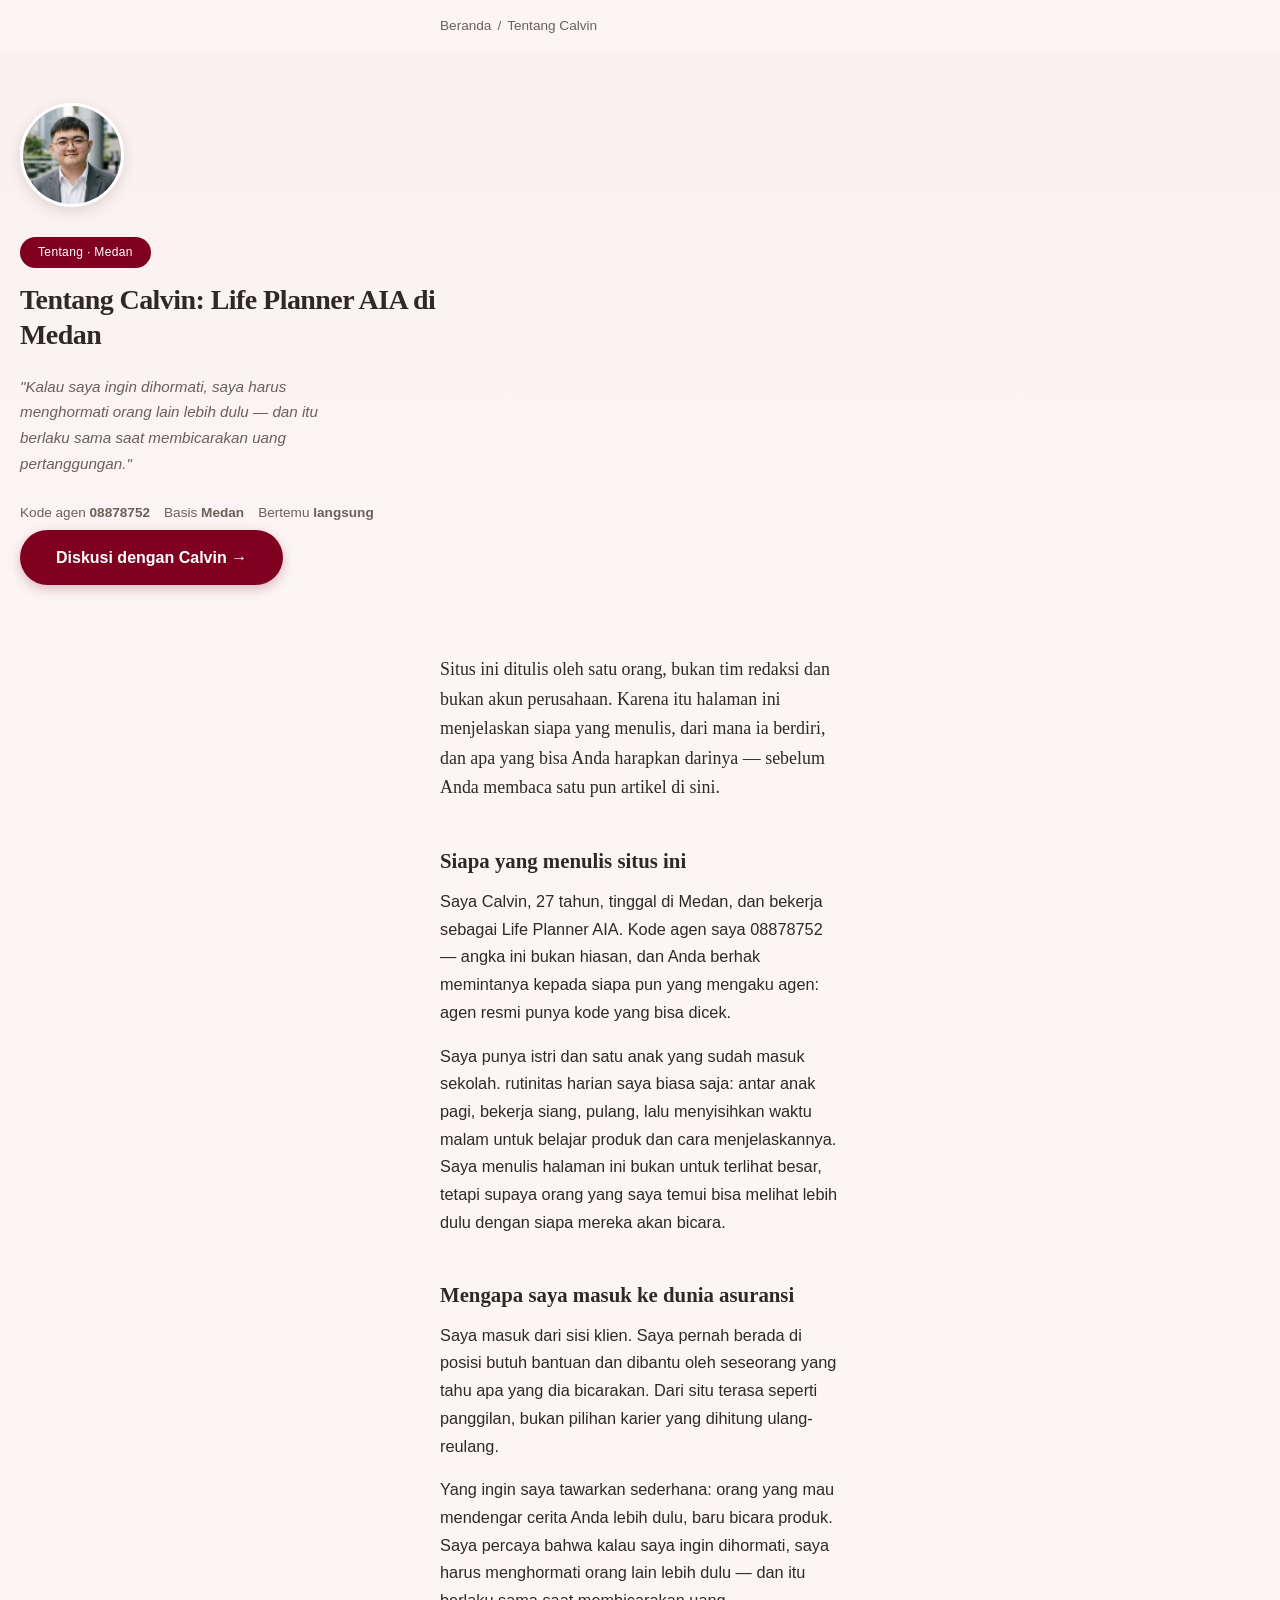
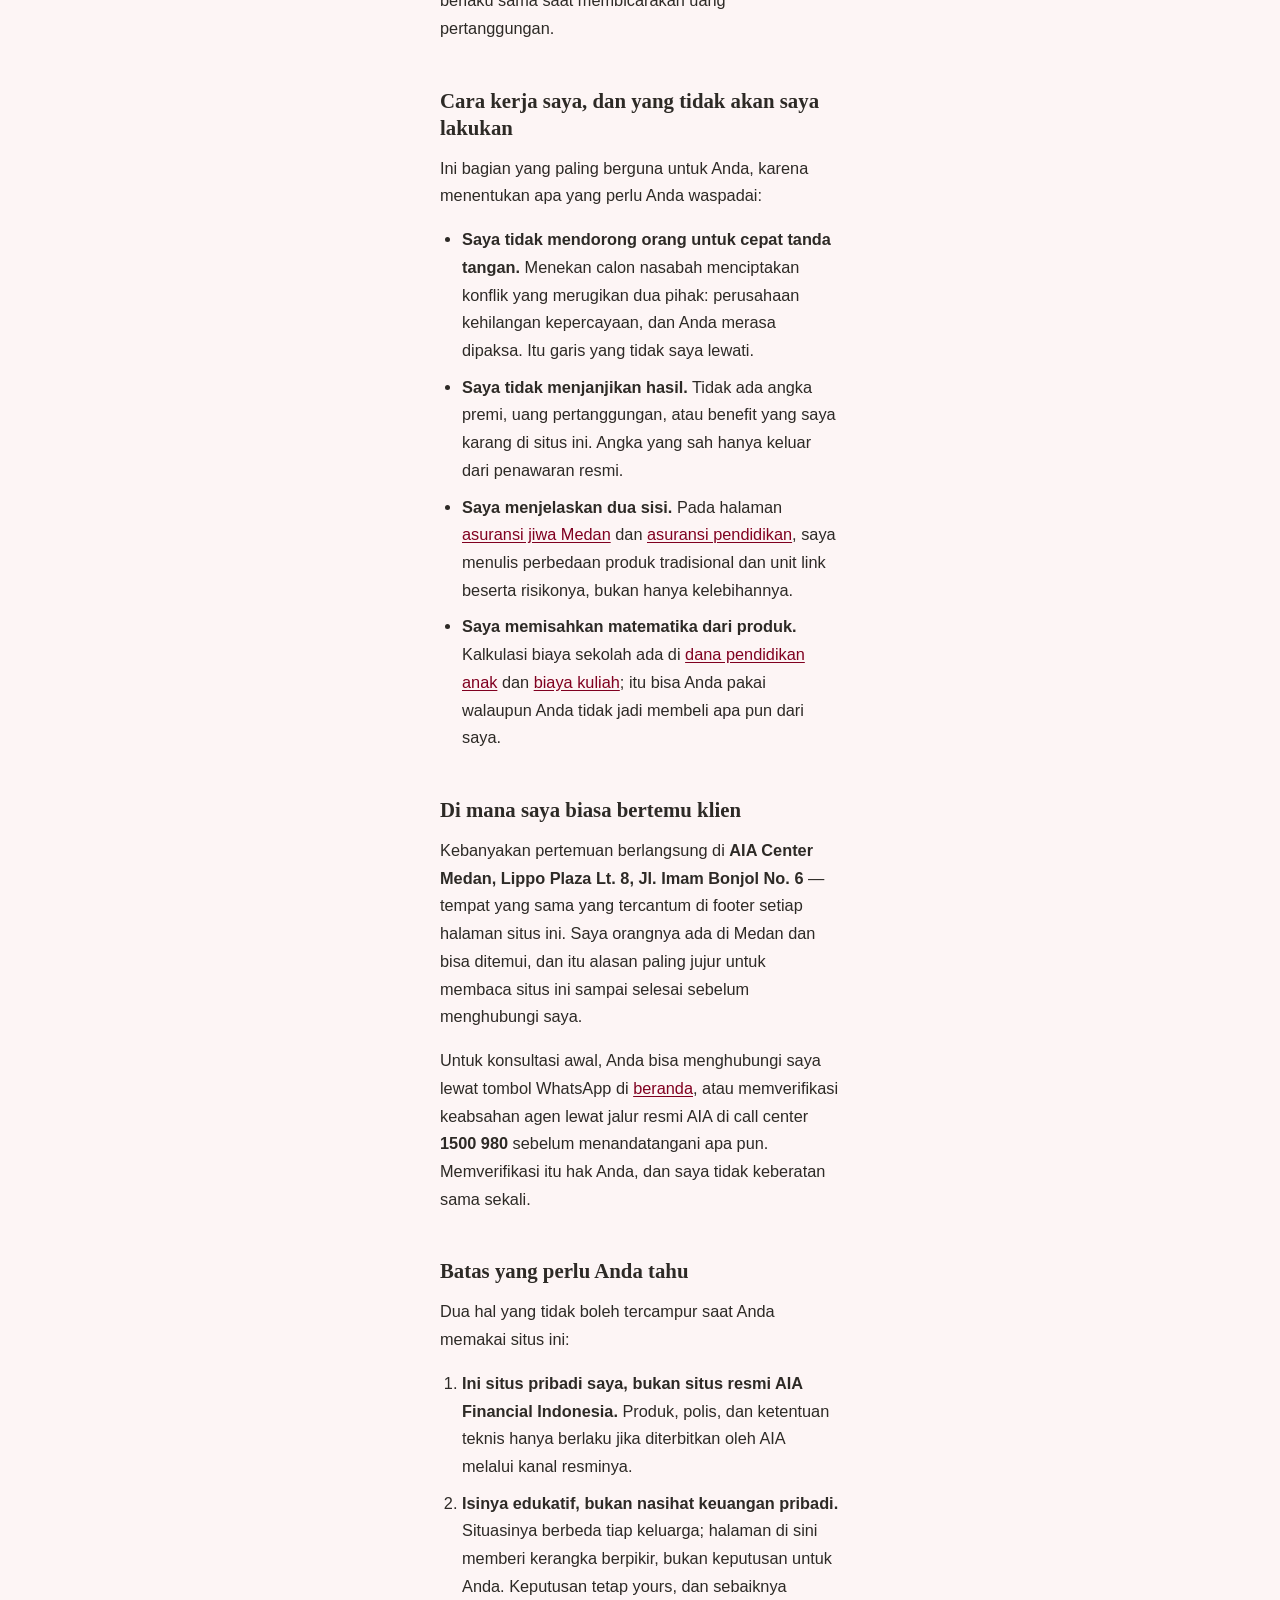
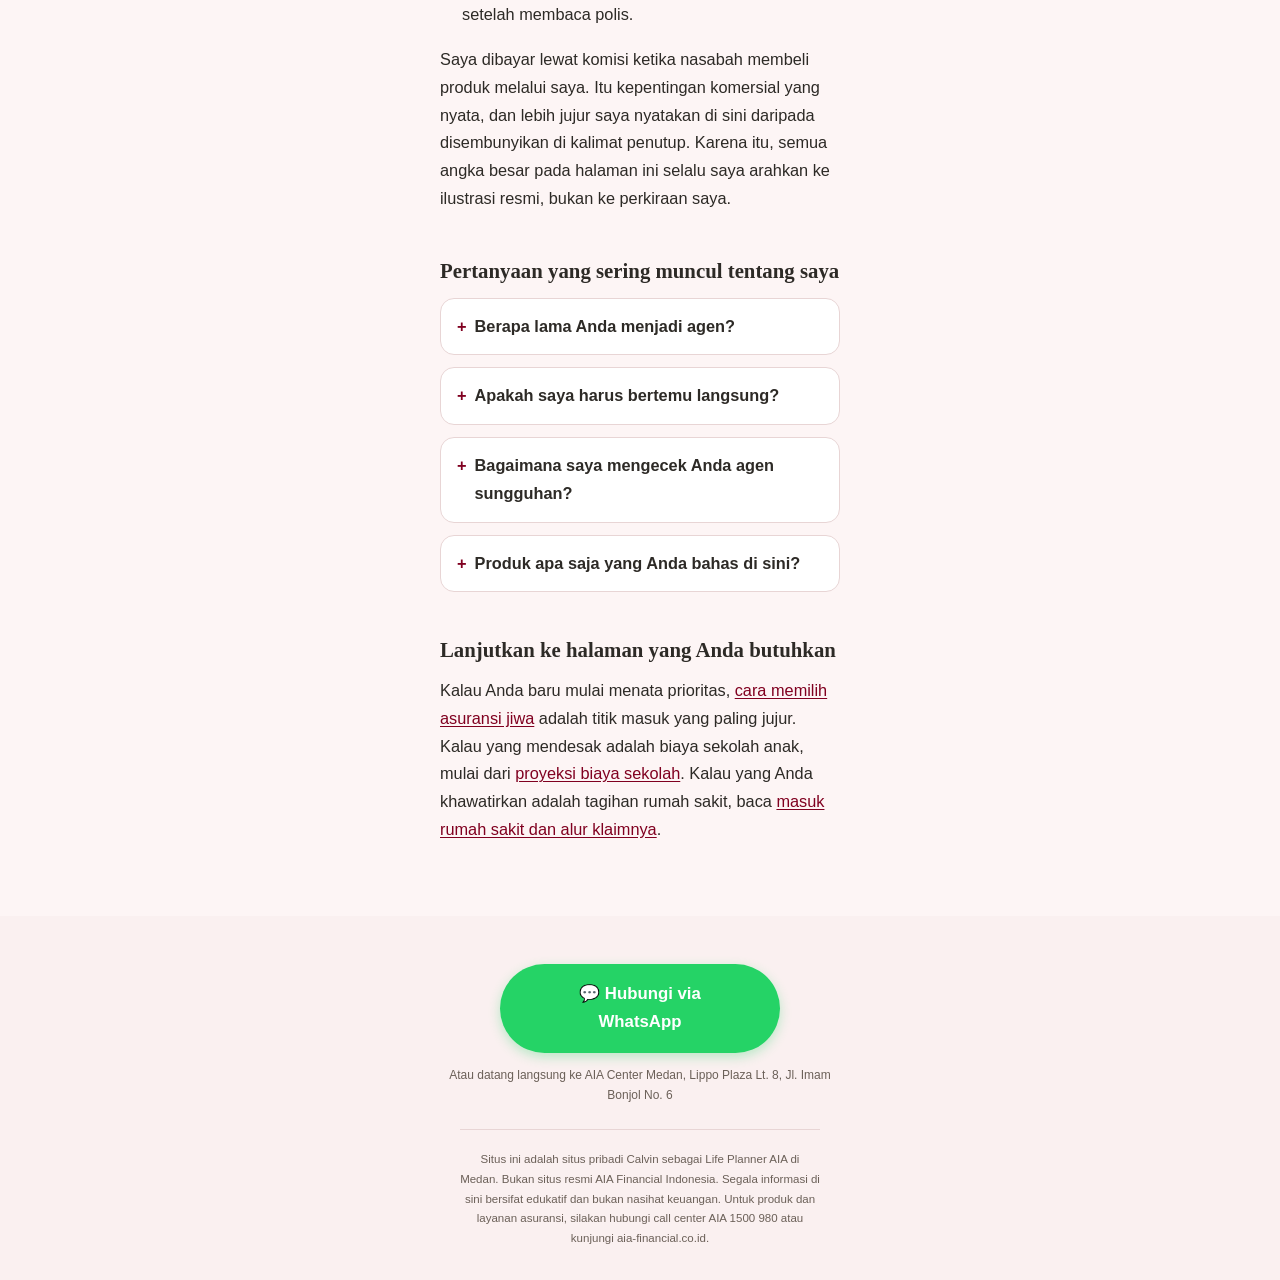
<file: tentang-calvin/index.html>
<!DOCTYPE html>
<html lang="id">
<head>
<meta charset="utf-8">
<meta name="viewport" content="width=device-width, initial-scale=1">
<title>Tentang Calvin: Life Planner AIA di Medan</title>
<meta name="description" content="Calvin adalah Life Planner AIA di Medan (kode agen 08878752). Halaman ini menjelaskan siapa di balik situs ini, cara kerjanya, dan batasnya.">
<link rel="canonical" href="https://tanyacalvin.com/tentang-calvin/">
<meta property="og:type" content="profile">
<meta property="og:url" content="https://tanyacalvin.com/tentang-calvin/">
<meta property="og:title" content="Tentang Calvin: Life Planner AIA di Medan">
<meta property="og:description" content="Calvin adalah Life Planner AIA di Medan (kode agen 08878752). Halaman ini menjelaskan siapa di balik situs ini, cara kerjanya, dan batasnya.">
<meta property="og:image" content="https://tanyacalvin.com/foto-calvin.jpg">
<meta name="twitter:card" content="summary_large_image">
<link rel="stylesheet" href="../style.css">
<script type="application/ld+json">
{
  "@context": "https://schema.org",
  "@graph": [
    {
      "@type": "ProfilePage",
      "@id": "https://tanyacalvin.com/tentang-calvin/",
      "url": "https://tanyacalvin.com/tentang-calvin/",
      "inLanguage": "id",
      "datePublished": "2026-10-19",
      "dateModified": "2026-10-19",
      "mainEntity": {
        "@type": "Person",
        "@id": "https://tanyacalvin.com/#calvin",
        "name": "Calvin",
        "jobTitle": "Life Planner AIA",
        "identifier": "08878752",
        "image": "https://tanyacalvin.com/foto-calvin.jpg",
        "worksFor": {
          "@type": "Organization",
          "name": "AIA Financial Indonesia",
          "url": "https://www.aia-financial.co.id/"
        },
        "address": {
          "@type": "PostalAddress",
          "streetAddress": "Lippo Plaza Lt. 8, Jl. Imam Bonjol No. 6",
          "addressLocality": "Medan",
          "addressRegion": "Sumatera Utara",
          "addressCountry": "ID"
        },
        "knowsAbout": [
          "asuransi jiwa",
          "dana pendidikan anak",
          "tabungan masa tua",
          "warisan",
          "asuransi kesehatan",
          "klaim rawat inap"
        ]
      }
    },
    {
      "@type": "BreadcrumbList",
      "itemListElement": [
        {
          "@type": "ListItem",
          "position": 1,
          "name": "Beranda",
          "item": "https://tanyacalvin.com/"
        },
        {
          "@type": "ListItem",
          "position": 2,
          "name": "Tentang Calvin",
          "item": "https://tanyacalvin.com/tentang-calvin/"
        }
      ]
    }
  ]
}
</script>
</head>
<body>

<nav class="crumb wrap"><a href="../">Beranda</a> <span>/</span> <span>Tentang Calvin</span></nav>

<header class="hero hero-content">
  <img class="hero-photo" src="../foto-calvin.jpg" alt="Calvin, Life Planner AIA di Medan" width="439" height="439">
  <span class="hero-role">Tentang · Medan</span>
  <h1>Tentang Calvin: Life Planner AIA di Medan</h1>
  <p class="hero-tagline">"Kalau saya ingin dihormati, saya harus menghormati orang lain lebih dulu — dan itu berlaku sama saat membicarakan uang pertanggungan."</p>
  <p class="hero-meta"><span>Kode agen <strong>08878752</strong></span><span>Basis <strong>Medan</strong></span><span>Bertemu <strong>langsung</strong></span></p>
  <a href="https://wa.me/628218331654" class="hero-cta">Diskusi dengan Calvin →</a>
</header>

<main class="wrap prose">
  <p class="lead">Situs ini ditulis oleh satu orang, bukan tim redaksi dan bukan akun perusahaan. Karena itu halaman ini menjelaskan siapa yang menulis, dari mana ia berdiri, dan apa yang bisa Anda harapkan darinya — sebelum Anda membaca satu pun artikel di sini.</p>

<h2>Siapa yang menulis situs ini</h2>
<p>Saya Calvin, 27 tahun, tinggal di Medan, dan bekerja sebagai Life Planner AIA. Kode agen saya 08878752 — angka ini bukan hiasan, dan Anda berhak memintanya kepada siapa pun yang mengaku agen: agen resmi punya kode yang bisa dicek.</p>
<p>Saya punya istri dan satu anak yang sudah masuk sekolah. rutinitas harian saya biasa saja: antar anak pagi, bekerja siang, pulang, lalu menyisihkan waktu malam untuk belajar produk dan cara menjelaskannya. Saya menulis halaman ini bukan untuk terlihat besar, tetapi supaya orang yang saya temui bisa melihat lebih dulu dengan siapa mereka akan bicara.</p>

<h2>Mengapa saya masuk ke dunia asuransi</h2>
<p>Saya masuk dari sisi klien. Saya pernah berada di posisi butuh bantuan dan dibantu oleh seseorang yang tahu apa yang dia bicarakan. Dari situ terasa seperti panggilan, bukan pilihan karier yang dihitung ulang-reulang.</p>
<p>Yang ingin saya tawarkan sederhana: orang yang mau mendengar cerita Anda lebih dulu, baru bicara produk. Saya percaya bahwa kalau saya ingin dihormati, saya harus menghormati orang lain lebih dulu — dan itu berlaku sama saat membicarakan uang pertanggungan.</p>

<h2>Cara kerja saya, dan yang tidak akan saya lakukan</h2>
<p>Ini bagian yang paling berguna untuk Anda, karena menentukan apa yang perlu Anda waspadai:</p>
<ul>
  <li><strong>Saya tidak mendorong orang untuk cepat tanda tangan.</strong> Menekan calon nasabah menciptakan konflik yang merugikan dua pihak: perusahaan kehilangan kepercayaan, dan Anda merasa dipaksa. Itu garis yang tidak saya lewati.</li>
  <li><strong>Saya tidak menjanjikan hasil.</strong> Tidak ada angka premi, uang pertanggungan, atau benefit yang saya karang di situs ini. Angka yang sah hanya keluar dari penawaran resmi.</li>
  <li><strong>Saya menjelaskan dua sisi.</strong> Pada halaman <a href="../asuransi-jiwa-medan/">asuransi jiwa Medan</a> dan <a href="../asuransi-pendidikan/">asuransi pendidikan</a>, saya menulis perbedaan produk tradisional dan unit link beserta risikonya, bukan hanya kelebihannya.</li>
  <li><strong>Saya memisahkan matematika dari produk.</strong> Kalkulasi biaya sekolah ada di <a href="../dana-pendidikan-anak/">dana pendidikan anak</a> dan <a href="../dana-kuliah-anak/">biaya kuliah</a>; itu bisa Anda pakai walaupun Anda tidak jadi membeli apa pun dari saya.</li>
</ul>

<h2>Di mana saya biasa bertemu klien</h2>
<p>Kebanyakan pertemuan berlangsung di <strong>AIA Center Medan, Lippo Plaza Lt. 8, Jl. Imam Bonjol No. 6</strong> — tempat yang sama yang tercantum di footer setiap halaman situs ini. Saya orangnya ada di Medan dan bisa ditemui, dan itu alasan paling jujur untuk membaca situs ini sampai selesai sebelum menghubungi saya.</p>
<p>Untuk konsultasi awal, Anda bisa menghubungi saya lewat tombol WhatsApp di <a href="../">beranda</a>, atau memverifikasi keabsahan agen lewat jalur resmi AIA di call center <strong>1500 980</strong> sebelum menandatangani apa pun. Memverifikasi itu hak Anda, dan saya tidak keberatan sama sekali.</p>

<h2>Batas yang perlu Anda tahu</h2>
<p>Dua hal yang tidak boleh tercampur saat Anda memakai situs ini:</p>
<ol>
  <li><strong>Ini situs pribadi saya, bukan situs resmi AIA Financial Indonesia.</strong> Produk, polis, dan ketentuan teknis hanya berlaku jika diterbitkan oleh AIA melalui kanal resminya.</li>
  <li><strong>Isinya edukatif, bukan nasihat keuangan pribadi.</strong> Situasinya berbeda tiap keluarga; halaman di sini memberi kerangka berpikir, bukan keputusan untuk Anda. Keputusan tetap yours, dan sebaiknya setelah membaca polis.</li>
</ol>
<p>Saya dibayar lewat komisi ketika nasabah membeli produk melalui saya. Itu kepentingan komersial yang nyata, dan lebih jujur saya nyatakan di sini daripada disembunyikan di kalimat penutup. Karena itu, semua angka besar pada halaman ini selalu saya arahkan ke ilustrasi resmi, bukan ke perkiraan saya.</p>

<h2>Pertanyaan yang sering muncul tentang saya</h2>
<details>
  <summary>Berapa lama Anda menjadi agen?</summary>
  <p>Saya mulai sebagai kandidat Life Planner pada 2026 dan menjalani program agen AIA di Medan. Saya tidak akan mengklaim pengalaman puluhan tahun — yang bisa Anda nilai adalah cara saya menjelaskan, dan kesediaan saya menyebut batas pengetahuan saya.</p>
</details>
<details>
  <summary>Apakah saya harus bertemu langsung?</summary>
  <p>Tidak. Banyak pertanyaan bisa dijawab lewat WhatsApp. Tapi untuk polis, saya menyarankan pertemuan langsung di Medan supaya dokumen dibaca bersama, bukan dikirim sepotong-sepotong.</p>
</details>
<details>
  <summary>Bagaimana saya mengecek Anda agen sungguhan?</summary>
  <p>Minta kode agen (08878752), lalu konfirmasi lewat call center resmi AIA 1500 980. Jika seseorang tidak punya kode yang bisa dicek, itu sudah jawaban.</p>
</details>
<details>
  <summary>Produk apa saja yang Anda bahas di sini?</summary>
  <p>Proteksi jiwa, kesehatan dan rawat inap, penyiapan dana pendidikan serta biaya kuliah, tabungan masa tua, dan warisan untuk anak — semuanya dijelaskan sebagai kebutuhan dan mekanismenya, bukan sebagai iklan satu produk.</p>
</details>

<h2>Lanjutkan ke halaman yang Anda butuhkan</h2>
<p>Kalau Anda baru mulai menata prioritas, <a href="../cara-memilih-asuransi-jiwa/">cara memilih asuransi jiwa</a> adalah titik masuk yang paling jujur. Kalau yang mendesak adalah biaya sekolah anak, mulai dari <a href="../dana-pendidikan-anak/">proyeksi biaya sekolah</a>. Kalau yang Anda khawatirkan adalah tagihan rumah sakit, baca <a href="../masuk-rumah-sakit/">masuk rumah sakit dan alur klaimnya</a>.</p>

</main>

<footer class="footer">
  <div class="wrap">
    <a href="https://wa.me/628218331654" class="footer-cta">💬 Hubungi via WhatsApp</a>
    <p class="footer-note">Atau datang langsung ke AIA Center Medan, Lippo Plaza Lt. 8, Jl. Imam Bonjol No. 6</p>
    <div class="footer-disclaimer">
      Situs ini adalah situs pribadi Calvin sebagai Life Planner AIA di Medan. Bukan situs resmi AIA Financial Indonesia. Segala informasi di sini bersifat edukatif dan bukan nasihat keuangan. Untuk produk dan layanan asuransi, silakan hubungi call center AIA 1500 980 atau kunjungi aia-financial.co.id.
    </div>
  </div>
</footer>
<a href="https://wa.me/628218331654" class="fab-wa" aria-label="Hubungi via WhatsApp">💬</a>

</body>
</html>
</file>
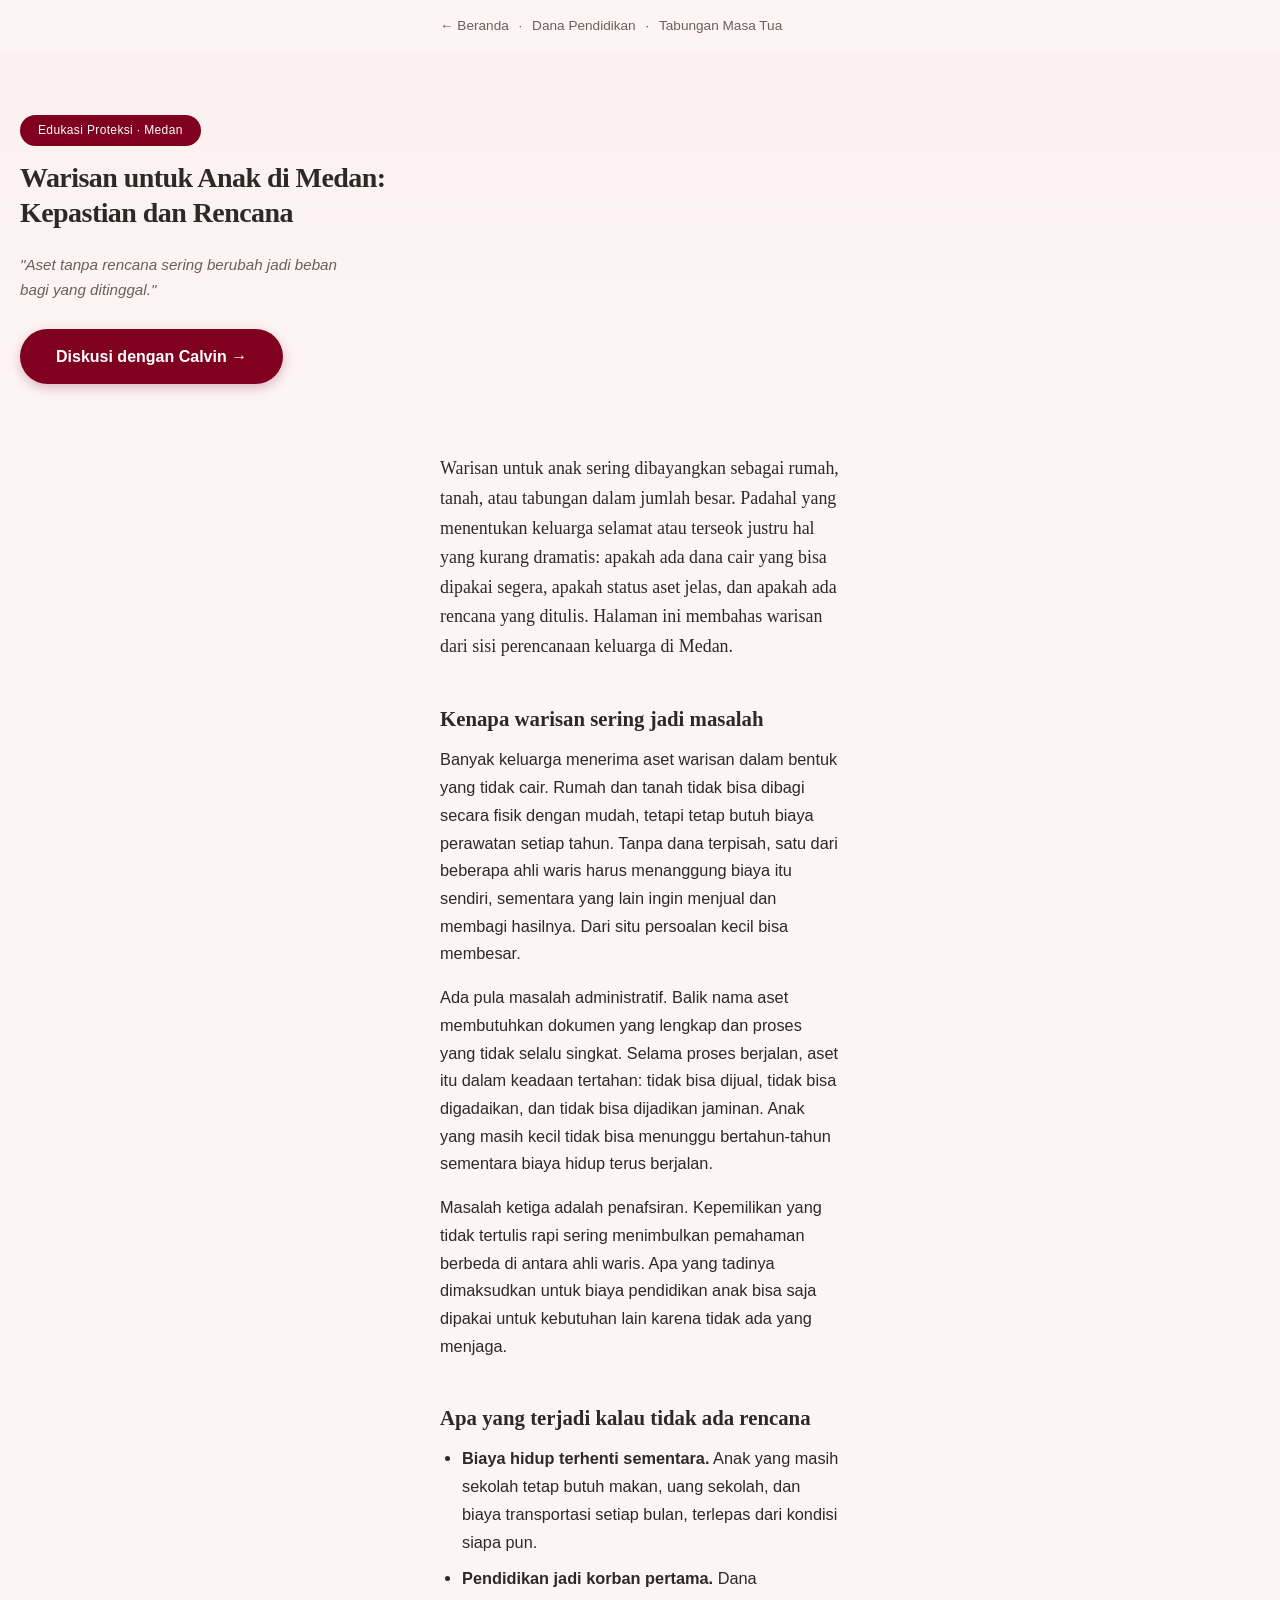
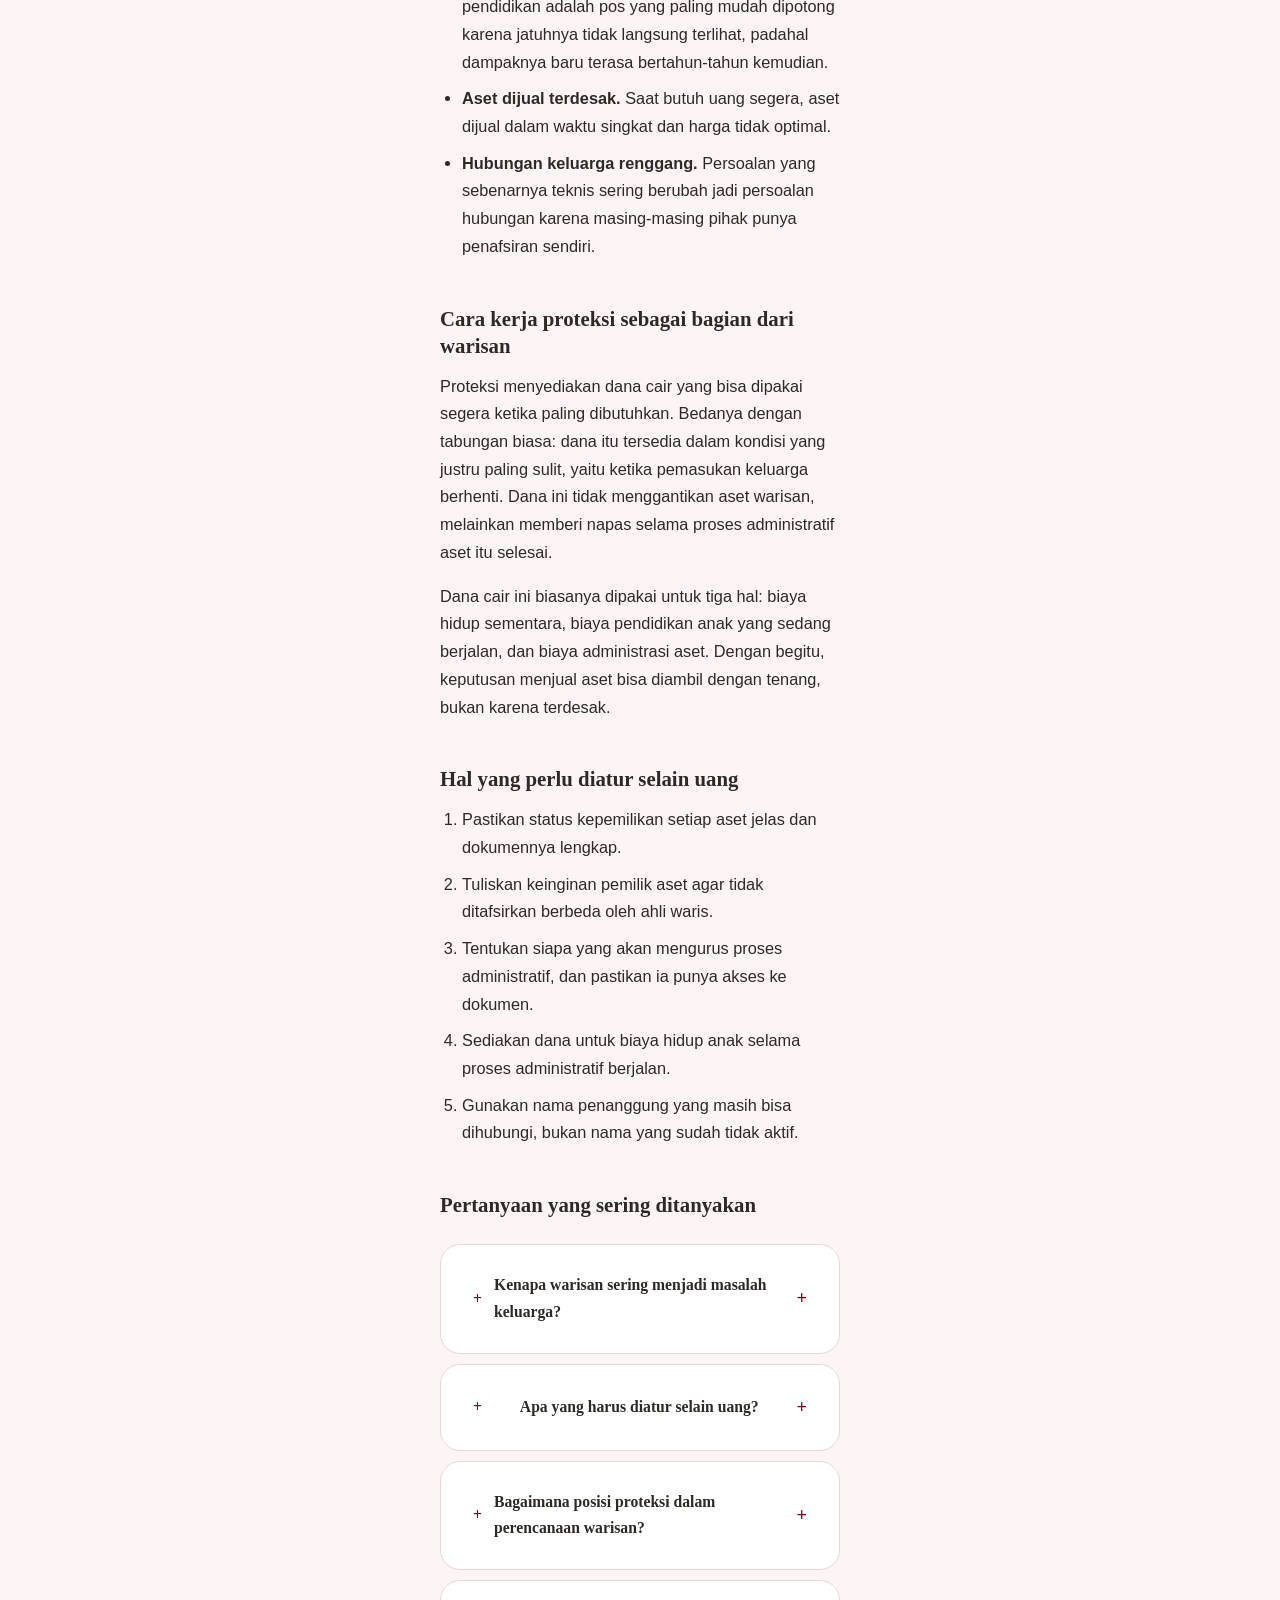
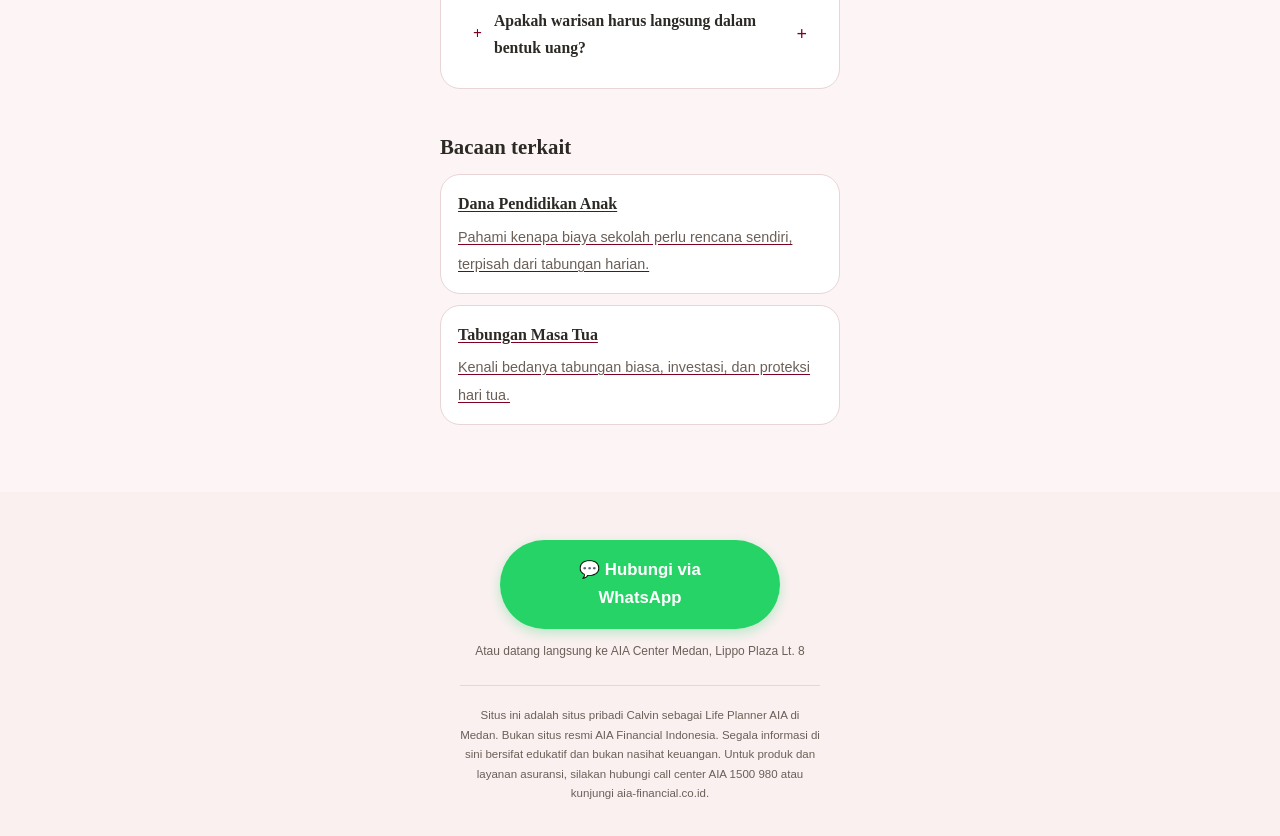
<file: warisan-anak/index.html>
<!DOCTYPE html>
<html lang="id">
<head>
<meta charset="UTF-8">
<meta name="viewport" content="width=device-width, initial-scale=1.0">
<title>Warisan untuk Anak di Medan: Kepastian dan Rencana</title>
<meta name="description" content="Cara memastikan anak menerima warisan tanpa menunggu proses panjang, dan bagaimana asuransi jiwa menutup kekurangan biaya ketika harta belum cukup.">
<meta property="og:type" content="article">
<meta property="og:url" content="https://tanyacalvin.com/warisan-anak/">
<meta property="og:title" content="Warisan untuk Anak di Medan: Kepastian dan Rencana">
<meta property="og:description" content="Cara memastikan anak menerima warisan tanpa menunggu proses panjang, dan bagaimana asuransi jiwa menutup kekurangan biaya ketika harta belum cukup.">
<meta name="twitter:card" content="summary_large_image">
<meta name="theme-color" content="#800020">
<link rel="canonical" href="https://tanyacalvin.com/warisan-anak/">
<link rel="stylesheet" href="../style.css">
<script type="application/ld+json">
{
  "@context": "https://schema.org",
  "@graph": [
    {
      "@type": "Article",
      "headline": "Warisan untuk Anak di Medan: Kepastian dan Rencana",
      "inLanguage": "id",
      "author": {
        "@type": "Person",
        "name": "Calvin",
        "jobTitle": "Life Planner AIA Medan",
        "url": "https://tanyacalvin.com/tentang-calvin/",
        "sameAs": []
      },
      "publisher": {
        "@type": "Organization",
        "name": "Calvin — Life Planner AIA Medan",
        "url": "https://tanyacalvin.com/"
      },
      "mainEntityOfPage": "https://tanyacalvin.com/warisan-anak/",
      "datePublished": "2026-10-19",
      "dateModified": "2026-10-19",
      "url": "https://tanyacalvin.com/warisan-anak/"
    },
    {
      "@type": "FAQPage",
      "mainEntity": [
        {
          "@type": "Question",
          "name": "Kenapa warisan sering menjadi masalah keluarga?",
          "acceptedAnswer": {
            "@type": "Answer",
            "text": "Karena bentuknya sering tidak cair, seperti rumah atau tanah, sementara biaya hidup harus dibayar setiap bulan. Tanpa penyiapan dana terpisah, aset warisan bisa berubah jadi beban."
          }
        },
        {
          "@type": "Question",
          "name": "Apa yang harus diatur selain uang?",
          "acceptedAnswer": {
            "@type": "Answer",
            "text": "Setiap aset perlu dipastikan status kepemilikan dan proses balik namanya, dan keinginan pemilik perlu dituliskan agar tidak ditafsirkan berbeda oleh ahli waris."
          }
        },
        {
          "@type": "Question",
          "name": "Bagaimana posisi proteksi dalam perencanaan warisan?",
          "acceptedAnswer": {
            "@type": "Answer",
            "text": "Proteksi menyediakan dana cair yang bisa dipakai segera untuk biaya hidup dan pendidikan anak, tanpa harus menjual aset dalam keadaan terdesak."
          }
        }
      ]
    },
    {
      "@type": "BreadcrumbList",
      "itemListElement": [
        {
          "@type": "ListItem",
          "position": 1,
          "name": "Beranda",
          "item": "https://tanyacalvin.com/"
        },
        {
          "@type": "ListItem",
          "position": 2,
          "name": "Warisan Anak",
          "item": "https://tanyacalvin.com/warisan-anak/"
        }
      ]
    }
  ]
}
</script>
</head>
<body>

<nav class="crumb wrap">
  <a href="../">← Beranda</a> &nbsp;·&nbsp; <a href="../dana-pendidikan-anak/">Dana Pendidikan</a> &nbsp;·&nbsp; <a href="../tabungan-masa-tua/">Tabungan Masa Tua</a>
</nav>

<header class="hero hero-content">
  <span class="hero-role">Edukasi Proteksi · Medan</span>
  <h1>Warisan untuk Anak di Medan: Kepastian dan Rencana</h1>
  <p class="hero-tagline">"Aset tanpa rencana sering berubah jadi beban bagi yang ditinggal."</p>
  <a href="https://wa.me/628218331654" class="hero-cta">Diskusi dengan Calvin →</a>
</header>

<main class="wrap prose">
  <p class="lead">Warisan untuk anak sering dibayangkan sebagai rumah, tanah, atau tabungan dalam jumlah besar. Padahal yang menentukan keluarga selamat atau terseok justru hal yang kurang dramatis: apakah ada dana cair yang bisa dipakai segera, apakah status aset jelas, dan apakah ada rencana yang ditulis. Halaman ini membahas warisan dari sisi perencanaan keluarga di Medan.</p>

  <h2>Kenapa warisan sering jadi masalah</h2>
  <p>Banyak keluarga menerima aset warisan dalam bentuk yang tidak cair. Rumah dan tanah tidak bisa dibagi secara fisik dengan mudah, tetapi tetap butuh biaya perawatan setiap tahun. Tanpa dana terpisah, satu dari beberapa ahli waris harus menanggung biaya itu sendiri, sementara yang lain ingin menjual dan membagi hasilnya. Dari situ persoalan kecil bisa membesar.</p>
  <p>Ada pula masalah administratif. Balik nama aset membutuhkan dokumen yang lengkap dan proses yang tidak selalu singkat. Selama proses berjalan, aset itu dalam keadaan tertahan: tidak bisa dijual, tidak bisa digadaikan, dan tidak bisa dijadikan jaminan. Anak yang masih kecil tidak bisa menunggu bertahun-tahun sementara biaya hidup terus berjalan.</p>
  <p>Masalah ketiga adalah penafsiran. Kepemilikan yang tidak tertulis rapi sering menimbulkan pemahaman berbeda di antara ahli waris. Apa yang tadinya dimaksudkan untuk biaya pendidikan anak bisa saja dipakai untuk kebutuhan lain karena tidak ada yang menjaga.</p>

  <h2>Apa yang terjadi kalau tidak ada rencana</h2>
  <ul>
    <li><strong>Biaya hidup terhenti sementara.</strong> Anak yang masih sekolah tetap butuh makan, uang sekolah, dan biaya transportasi setiap bulan, terlepas dari kondisi siapa pun.</li>
    <li><strong>Pendidikan jadi korban pertama.</strong> Dana pendidikan adalah pos yang paling mudah dipotong karena jatuhnya tidak langsung terlihat, padahal dampaknya baru terasa bertahun-tahun kemudian.</li>
    <li><strong>Aset dijual terdesak.</strong> Saat butuh uang segera, aset dijual dalam waktu singkat dan harga tidak optimal.</li>
    <li><strong>Hubungan keluarga renggang.</strong> Persoalan yang sebenarnya teknis sering berubah jadi persoalan hubungan karena masing-masing pihak punya penafsiran sendiri.</li>
  </ul>

  <h2>Cara kerja proteksi sebagai bagian dari warisan</h2>
  <p>Proteksi menyediakan dana cair yang bisa dipakai segera ketika paling dibutuhkan. Bedanya dengan tabungan biasa: dana itu tersedia dalam kondisi yang justru paling sulit, yaitu ketika pemasukan keluarga berhenti. Dana ini tidak menggantikan aset warisan, melainkan memberi napas selama proses administratif aset itu selesai.</p>
  <p>Dana cair ini biasanya dipakai untuk tiga hal: biaya hidup sementara, biaya pendidikan anak yang sedang berjalan, dan biaya administrasi aset. Dengan begitu, keputusan menjual aset bisa diambil dengan tenang, bukan karena terdesak.</p>

  <h2>Hal yang perlu diatur selain uang</h2>
  <ol>
    <li>Pastikan status kepemilikan setiap aset jelas dan dokumennya lengkap.</li>
    <li>Tuliskan keinginan pemilik aset agar tidak ditafsirkan berbeda oleh ahli waris.</li>
    <li>Tentukan siapa yang akan mengurus proses administratif, dan pastikan ia punya akses ke dokumen.</li>
    <li>Sediakan dana untuk biaya hidup anak selama proses administratif berjalan.</li>
    <li>Gunakan nama penanggung yang masih bisa dihubungi, bukan nama yang sudah tidak aktif.</li>
  </ol>

  <h2>Pertanyaan yang sering ditanyakan</h2>
  <div class="faq">
    <details><summary>Kenapa warisan sering menjadi masalah keluarga?</summary>
    <p>Karena bentuknya sering tidak cair, seperti rumah atau tanah, sementara biaya hidup harus dibayar setiap bulan. Tanpa penyiapan dana terpisah, aset warisan bisa berubah jadi beban.</p></details>
    <details><summary>Apa yang harus diatur selain uang?</summary>
    <p>Setiap aset perlu dipastikan status kepemilikan dan proses balik namanya, dan keinginan pemilik perlu dituliskan agar tidak ditafsirkan berbeda oleh ahli waris.</p></details>
    <details><summary>Bagaimana posisi proteksi dalam perencanaan warisan?</summary>
    <p>Proteksi menyediakan dana cair yang bisa dipakai segera untuk biaya hidup dan pendidikan anak, tanpa harus menjual aset dalam keadaan terdesak.</p></details>
    <details><summary>Apakah warisan harus langsung dalam bentuk uang?</summary>
    <p>Tidak harus. Yang penting adalah ada dana cair yang bisa dipakai sementara, sementara aset tetap dikelola sesuai kebutuhan keluarga.</p></details>
  </div>

  <h2>Bacaan terkait</h2>
  <a class="link-card" href="../dana-pendidikan-anak/"><strong>Dana Pendidikan Anak</strong><span>Pahami kenapa biaya sekolah perlu rencana sendiri, terpisah dari tabungan harian.</span></a>
  <a class="link-card" href="../tabungan-masa-tua/"><strong>Tabungan Masa Tua</strong><span>Kenali bedanya tabungan biasa, investasi, dan proteksi hari tua.</span></a>
</main>

<footer class="footer">
  <div class="wrap">
    <a href="https://wa.me/628218331654" class="footer-cta">💬 Hubungi via WhatsApp</a>
    <p class="footer-note">Atau datang langsung ke AIA Center Medan, Lippo Plaza Lt. 8</p>
    <div class="footer-disclaimer">
      Situs ini adalah situs pribadi Calvin sebagai Life Planner AIA di Medan. Bukan situs resmi AIA Financial Indonesia. Segala informasi di sini bersifat edukatif dan bukan nasihat keuangan. Untuk produk dan layanan asuransi, silakan hubungi call center AIA 1500 980 atau kunjungi aia-financial.co.id.
    </div>
  </div>
</footer>

</body>
</html>
</file>
<file: style.css>
:root{
  --bg:#FDF5F5;
  --fg:#2D2A26;
  --muted:#6B6058;
  --accent:#800020;
  --accentSoft:#F5E0E0;
  --accentWarm:#FAF0F0;
  --card:#FFFFFF;
  --border:#E8D5D5;
  --ok:#7BAE7F;
  --warn:#D4A853;
  --radius:20px;
  --serif:Georgia,'Times New Roman',serif;
  --sans:-apple-system,BlinkMacSystemFont,'Segoe UI',Roboto,sans-serif;
}
*{margin:0;padding:0;box-sizing:border-box}
html{font-size:16px;scroll-behavior:smooth}
body{font-family:var(--sans);background:var(--bg);color:var(--fg);line-height:1.7;-webkit-font-smoothing:antialiased}
img{max-width:100%;height:auto;display:block}
a{color:var(--accent);text-decoration:none}
a:hover{text-decoration:underline}
.wrap{max-width:440px;margin:0 auto;padding:0 20px}

/* ===== HEADER / HERO ===== */

.hero{
  min-height:100vh;
  display:flex;
  flex-direction:column;
  justify-content:center;
  align-items:center;
  text-align:center;
  padding:60px 20px;
  background:linear-gradient(180deg,var(--accentWarm) 0%,var(--bg) 100%);
}
.hero-avatar {
  width: 120px;
  height: 120px;
  border-radius: 50%;
  object-fit: cover;
  background: var(--card);
  margin: 0 auto 24px;
  border: 3px solid var(--accent);
  box-shadow: 0 4px 16px rgba(128,0,32,.12);
}
.hero h1{
  font-family:var(--serif);
  font-size:2rem;
  font-weight:600;
  margin-bottom:8px;
  letter-spacing:-.02em;
}
.hero-role{
  display:inline-block;
  background:var(--accent);
  color:#fff;
  font-size:.75rem;
  padding:5px 18px;
  border-radius:20px;
  margin:12px 0 16px;
  letter-spacing:.03em;
  font-weight:500;
}
.hero-tagline{
  color:var(--muted);
  font-size:.95rem;
  font-style:italic;
  max-width:300px;
  margin:0 auto 32px;
}
.hero-badges{
  display:flex;
  justify-content:center;
  gap:8px;
  flex-wrap:wrap;
  margin-bottom:32px;
}
.hero-badge{
  font-size:.7rem;
  color:var(--muted);
  border:1px solid var(--border);
  padding:4px 12px;
  border-radius:12px;
  background:var(--card);
}
.hero-cta{
  display:inline-block;
  background:var(--accent);
  color:#fff;
  padding:14px 36px;
  border-radius:50px;
  font-weight:600;
  font-size:1rem;
  box-shadow:0 4px 12px rgba(128,0,32,.25);
  transition:transform .15s ease;
}
.hero-cta:hover{
  background:#6A001A;
  text-decoration:none;
  transform:translateY(-1px);
}
.hero-scroll{
  margin-top:40px;
  font-size:.75rem;
  color:var(--muted);
  animation:bounce 2s infinite;
}
@keyframes bounce{
  0%,100%{transform:translateY(0)}
  50%{transform:translateY(6px)}
}

/* ===== BODY ===== */
.body-section{
  padding:48px 0;
}
.sec-title{
  font-size:.78rem;
  text-transform:uppercase;
  letter-spacing:.1em;
  color:var(--accent);
  margin:0 0 16px;
  font-weight:600;
  display:flex;
  align-items:center;
  gap:8px;
}
.sec-title::after{
  content:'';
  flex:1;
  height:1px;
  background:var(--border);
}
.card{
  background:var(--card);
  border:1px solid var(--border);
  border-radius:var(--radius);
  padding:20px;
  margin-bottom:12px;
  box-shadow:0 1px 3px rgba(0,0,0,.03);
}

/* Verifikasi */
.verify-item{
  display:flex;
  gap:14px;
  align-items:flex-start;
  padding:12px 0;
  border-bottom:1px solid var(--border);
}
.verify-item:last-child{border-bottom:none}
.verify-icon{font-size:1.25rem;flex-shrink:0;width:30px;text-align:center}
.verify-text strong{display:block;font-size:.9rem}
.verify-text span{font-size:.8rem;color:var(--muted)}

/* Cara Verifikasi */
.step-item{
  display:flex;
  gap:14px;
  align-items:flex-start;
  padding:12px 0;
  border-bottom:1px solid var(--border);
}
.step-item:last-child{border-bottom:none}
.step-num{
  font-family:var(--serif);
  font-size:1.3rem;
  color:var(--accent);
  font-weight:600;
  flex-shrink:0;
  width:28px;
  line-height:1.3;
}
.step-text strong{display:block;font-size:.9rem}
.step-text span{font-size:.8rem;color:var(--muted)}

/* 10 Pertanyaan */
.q-item{
  display:flex;
  gap:14px;
  align-items:flex-start;
  padding:14px 0;
  border-bottom:1px solid var(--border);
}
.q-item:last-child{border-bottom:none}
.q-num{
  font-family:var(--serif);
  font-size:1.4rem;
  color:var(--accent);
  font-weight:600;
  flex-shrink:0;
  width:30px;
  line-height:1.3;
}
.q-text{font-size:.92rem}
.q-why{
  font-size:.78rem;
  color:var(--muted);
  margin-top:4px;
  font-style:italic;
}

/* Free Look */
.free-look{
  background:var(--accentSoft);
  border-radius:var(--radius);
  padding:20px;
  margin-bottom:12px;
}
.free-look h3{
  font-family:var(--serif);
  font-size:1.1rem;
  margin-bottom:8px;
  color:var(--accent);
}
.free-look p{font-size:.88rem;line-height:1.7}
.free-look .note{
  font-size:.78rem;
  color:var(--muted);
  margin-top:10px;
  font-style:italic;
}

/* Glosarium */
.gloss{
  display:grid;
  grid-template-columns:1fr;
  gap:12px;
}
.gloss-item{
  background:var(--card);
  border:1px solid var(--border);
  border-radius:var(--radius);
  padding:16px;
  box-shadow:0 1px 3px rgba(0,0,0,.03);
}
.gloss-item strong{
  display:block;
  font-size:.9rem;
  margin-bottom:4px;
  color:var(--accent);
}
.gloss-item span{font-size:.8rem;color:var(--muted)}

/* Bacaan Resmi */
.reading-item{
  display:flex;
  gap:14px;
  align-items:flex-start;
  padding:14px 0;
  border-bottom:1px solid var(--border);
}
.reading-item:last-child{border-bottom:none}
.reading-icon{font-size:1.2rem;flex-shrink:0;width:28px;text-align:center}
.reading-text strong{display:block;font-size:.9rem}
.reading-text span{font-size:.8rem;color:var(--muted)}
.reading-text a{font-size:.8rem;color:var(--accent);font-weight:500}
.reading-type{
  display:inline-block;
  font-size:.65rem;
  padding:2px 8px;
  border-radius:8px;
  margin-bottom:4px;
  font-weight:500;
}
.reading-type.edukasi{background:var(--accentSoft);color:var(--accent)}
.reading-type.produk{background:#E8F0F6;color:#2D5F8A}

/* ===== FOOTER ===== */
.footer{
  background:var(--accentWarm);
  padding:48px 0 32px;
  text-align:center;
}
.footer-cta{
  display:inline-block;
  background:#25D366;
  color:#fff;
  padding:16px 40px;
  border-radius:50px;
  font-weight:600;
  font-size:1.05rem;
  width:100%;
  max-width:280px;
  box-shadow:0 4px 12px rgba(37,211,102,.3);
  margin-bottom:12px;
}
.footer-cta:hover{background:#1EBE5B;text-decoration:none}
.footer-note{
  font-size:.75rem;
  color:var(--muted);
  margin-bottom:24px;
}
.footer-badges{
  display:flex;
  justify-content:center;
  gap:8px;
  flex-wrap:wrap;
  margin-bottom:20px;
}
.footer-badge{
  font-size:.68rem;
  color:var(--muted);
  border:1px solid var(--border);
  padding:3px 10px;
  border-radius:12px;
  background:var(--card);
}
.footer-disclaimer{
  font-size:.72rem;
  color:var(--muted);
  border-top:1px solid var(--border);
  padding-top:20px;
  margin-top:20px;
  max-width:360px;
  margin-left:auto;
  margin-right:auto;
}

/* ===== FLOATING WHATSAPP BUTTON (mobile only) ===== */
.fab-wa{
  display:none;
  position:fixed;
  bottom:20px;
  right:20px;
  z-index:9999;
  width:56px;
  height:56px;
  border-radius:50%;
  background:#25D366;
  align-items:center;
  justify-content:center;
  box-shadow:0 4px 12px rgba(0,0,0,.25);
  text-decoration:none;
  transition:transform .2s ease;
}
.fab-wa:hover{transform:scale(1.08);text-decoration:none}
.fab-wa svg{width:32px;height:32px;fill:#fff}

@media(max-width:600px){
  .fab-wa{display:flex}
  /* beri ruang di bawah footer supaya FAB tidak menutupi disclaimer */
  .footer{padding-bottom:96px}
}

/* ===== HALAMAN ARTIKEL (kelas yang dipakai 8 artikel tapi dulu tak pernah didefinisikan) ===== */

/* Hero artikel: tinggi otomatis, bukan 100vh seperti hero beranda */
.hero-content{min-height:auto;padding:52px 20px 36px;align-items:flex-start;text-align:left}
.hero-content .hero-role{margin-bottom:14px}
.hero-content h1{font-family:var(--serif);font-size:1.75rem;line-height:1.25;max-width:30ch}
.hero-content .hero-tagline{color:var(--muted);font-style:italic;margin:14px 0 20px;max-width:38ch}
.hero-content .hero-cta{margin-top:6px}

/* Breadcrumb artikel */
.crumb{padding:14px 20px;font-size:.85rem;color:var(--muted);display:flex;flex-wrap:wrap;gap:6px}
.crumb a{color:var(--muted)}
.crumb a:hover{color:var(--accent)}

/* Badan artikel */
.prose{padding:34px 20px 56px;font-size:1.02rem}
.prose .lead{font-size:1.12rem;line-height:1.65;color:var(--fg);margin-bottom:26px;font-family:var(--serif)}
.prose h2{font-family:var(--serif);font-size:1.3rem;line-height:1.3;margin:38px 0 14px;padding-top:6px}
.prose h3{font-size:1.05rem;margin:26px 0 10px;color:var(--accent)}
.prose p{margin:0 0 16px}
.prose ul,.prose ol{margin:0 0 18px;padding-left:22px}
.prose li{margin-bottom:9px}
.prose strong{color:var(--fg)}
.prose a{text-decoration:underline;text-underline-offset:2px}

/* Tabel perbandingan */
.prose table{width:100%;border-collapse:collapse;margin:20px 0 24px;font-size:.93rem;background:var(--card);border-radius:12px;overflow:hidden;border:1px solid var(--border)}
.prose th{background:var(--accentSoft);color:var(--fg);text-align:left;font-weight:600;padding:10px 12px}
.prose td{padding:10px 12px;border-top:1px solid var(--border);vertical-align:top}
.prose tr:nth-child(even) td{background:var(--accentWarm)}

/* FAQ */
.prose details{background:var(--card);border:1px solid var(--border);border-radius:14px;padding:14px 16px;margin:0 0 12px}
.prose details[open]{border-color:var(--accent);box-shadow:0 2px 10px rgba(128,0,32,.06)}
.prose summary{cursor:pointer;font-weight:600;list-style:none;display:flex;gap:8px;align-items:baseline}
.prose summary::-webkit-details-marker{display:none}
.prose summary::before{content:"+";color:var(--accent);font-weight:700;flex:0 0 auto}
.prose details[open] summary::before{content:"–"}
.prose details p{margin:12px 0 0;color:var(--muted)}

/* Blok catatan & foto pada halaman About */
.prose .note{background:var(--accentWarm);border-left:3px solid var(--accent);border-radius:0 12px 12px 0;padding:14px 16px;margin:22px 0;font-size:.95rem}
.hero-photo{width:104px;height:104px;border-radius:50%;object-fit:cover;border:3px solid var(--card);box-shadow:0 4px 14px rgba(45,42,38,.14);margin-bottom:18px}
.hero-meta{display:flex;flex-wrap:wrap;gap:8px 14px;font-size:.85rem;color:var(--muted);margin-top:4px}

/* Blok FAQ + kartu tautan antar-halaman (hilang dari stylesheet) */
.faq{margin:26px 0}
.faq details{background:var(--card);border:1px solid var(--border);border-radius:var(--radius);margin-bottom:10px;overflow:hidden}
.faq summary{cursor:pointer;font-weight:600;font-size:.98rem;padding:13px 16px;font-family:var(--serif);list-style:none;display:flex;justify-content:space-between;align-items:center;gap:12px}
.faq summary::-webkit-details-marker{display:none}
.faq summary::after{content:"+";color:var(--accent);font-size:1.15rem;flex:none;transition:transform .15s ease}
.faq details[open] summary::after{content:"\2212"}
.faq details p{margin:0;padding:0 16px 15px;font-size:.95rem;color:var(--muted);line-height:1.6}
.link-card{display:block;background:var(--card);border:1px solid var(--border);border-radius:var(--radius);padding:15px 17px;margin-bottom:11px;text-decoration:none;transition:border-color .15s ease,box-shadow .15s ease}
.link-card:hover{border-color:var(--accent);box-shadow:0 3px 10px rgba(45,42,38,.07)}
.link-card strong{display:block;font-family:var(--serif);color:var(--fg);margin-bottom:5px;font-size:1rem}
.link-card span{font-size:.9rem;color:var(--muted);line-height:1.55}
</file>
<file: gemini made/style.css>
:root{
  --bg:#FDF5F5;
  --fg:#2D2A26;
  --muted:#6B6058;
  --accent:#800020;
  --accentSoft:#F5E0E0;
  --accentWarm:#FAF0F0;
  --card:#FFFFFF;
  --border:#E8D5D5;
  --ok:#7BAE7F;
  --warn:#D4A853;
  --radius:20px;
  --serif:Georgia,'Times New Roman',serif;
  --sans:-apple-system,BlinkMacSystemFont,'Segoe UI',Roboto,sans-serif;
}
*{margin:0;padding:0;box-sizing:border-box}
html{font-size:16px;scroll-behavior:smooth}
body{font-family:var(--sans);background:var(--bg);color:var(--fg);line-height:1.7;-webkit-font-smoothing:antialiased}
img{max-width:100%;height:auto;display:block}
a{color:var(--accent);text-decoration:none}
a:hover{text-decoration:underline}
.wrap{max-width:440px;margin:0 auto;padding:0 20px}

/* ===== HEADER / HERO ===== */

.hero{
  min-height:100vh;
  display:flex;
  flex-direction:column;
  justify-content:center;
  align-items:center;
  text-align:center;
  padding:60px 20px;
  background:linear-gradient(180deg,var(--accentWarm) 0%,var(--bg) 100%);
}
.hero-avatar {
  width: 120px;
  height: 120px;
  border-radius: 50%;
  object-fit: cover;
  background: var(--card);
  margin: 0 auto 24px;
  border: 3px solid var(--accent);
  box-shadow: 0 4px 16px rgba(128,0,32,.12);
}
.hero h1{
  font-family:var(--serif);
  font-size:2rem;
  font-weight:600;
  margin-bottom:8px;
  letter-spacing:-.02em;
}
.hero-role{
  display:inline-block;
  background:var(--accent);
  color:#fff;
  font-size:.75rem;
  padding:5px 18px;
  border-radius:20px;
  margin:12px 0 16px;
  letter-spacing:.03em;
  font-weight:500;
}
.hero-tagline{
  color:var(--muted);
  font-size:.95rem;
  font-style:italic;
  max-width:300px;
  margin:0 auto 32px;
}
.hero-badges{
  display:flex;
  justify-content:center;
  gap:8px;
  flex-wrap:wrap;
  margin-bottom:32px;
}
.hero-badge{
  font-size:.7rem;
  color:var(--muted);
  border:1px solid var(--border);
  padding:4px 12px;
  border-radius:12px;
  background:var(--card);
}
.hero-cta{
  display:inline-block;
  background:var(--accent);
  color:#fff;
  padding:14px 36px;
  border-radius:50px;
  font-weight:600;
  font-size:1rem;
  box-shadow:0 4px 12px rgba(128,0,32,.25);
  transition:transform .15s ease;
}
.hero-cta:hover{
  background:#6A001A;
  text-decoration:none;
  transform:translateY(-1px);
}
.hero-scroll{
  margin-top:40px;
  font-size:.75rem;
  color:var(--muted);
  animation:bounce 2s infinite;
}
@keyframes bounce{
  0%,100%{transform:translateY(0)}
  50%{transform:translateY(6px)}
}

/* ===== BODY ===== */
.body-section{
  padding:48px 0;
}
.sec-title{
  font-size:.78rem;
  text-transform:uppercase;
  letter-spacing:.1em;
  color:var(--accent);
  margin:0 0 16px;
  font-weight:600;
  display:flex;
  align-items:center;
  gap:8px;
}
.sec-title::after{
  content:'';
  flex:1;
  height:1px;
  background:var(--border);
}
.card{
  background:var(--card);
  border:1px solid var(--border);
  border-radius:var(--radius);
  padding:20px;
  margin-bottom:12px;
  box-shadow:0 1px 3px rgba(0,0,0,.03);
}

/* Verifikasi */
.verify-item{
  display:flex;
  gap:14px;
  align-items:flex-start;
  padding:12px 0;
  border-bottom:1px solid var(--border);
}
.verify-item:last-child{border-bottom:none}
.verify-icon{font-size:1.25rem;flex-shrink:0;width:30px;text-align:center}
.verify-text strong{display:block;font-size:.9rem}
.verify-text span{font-size:.8rem;color:var(--muted)}

/* Cara Verifikasi */
.step-item{
  display:flex;
  gap:14px;
  align-items:flex-start;
  padding:12px 0;
  border-bottom:1px solid var(--border);
}
.step-item:last-child{border-bottom:none}
.step-num{
  font-family:var(--serif);
  font-size:1.3rem;
  color:var(--accent);
  font-weight:600;
  flex-shrink:0;
  width:28px;
  line-height:1.3;
}
.step-text strong{display:block;font-size:.9rem}
.step-text span{font-size:.8rem;color:var(--muted)}

/* 10 Pertanyaan */
.q-item{
  display:flex;
  gap:14px;
  align-items:flex-start;
  padding:14px 0;
  border-bottom:1px solid var(--border);
}
.q-item:last-child{border-bottom:none}
.q-num{
  font-family:var(--serif);
  font-size:1.4rem;
  color:var(--accent);
  font-weight:600;
  flex-shrink:0;
  width:30px;
  line-height:1.3;
}
.q-text{font-size:.92rem}
.q-why{
  font-size:.78rem;
  color:var(--muted);
  margin-top:4px;
  font-style:italic;
}

/* Free Look */
.free-look{
  background:var(--accentSoft);
  border-radius:var(--radius);
  padding:20px;
  margin-bottom:12px;
}
.free-look h3{
  font-family:var(--serif);
  font-size:1.1rem;
  margin-bottom:8px;
  color:var(--accent);
}
.free-look p{font-size:.88rem;line-height:1.7}
.free-look .note{
  font-size:.78rem;
  color:var(--muted);
  margin-top:10px;
  font-style:italic;
}

/* Glosarium */
.gloss{
  display:grid;
  grid-template-columns:1fr;
  gap:12px;
}
.gloss-item{
  background:var(--card);
  border:1px solid var(--border);
  border-radius:var(--radius);
  padding:16px;
  box-shadow:0 1px 3px rgba(0,0,0,.03);
}
.gloss-item strong{
  display:block;
  font-size:.9rem;
  margin-bottom:4px;
  color:var(--accent);
}
.gloss-item span{font-size:.8rem;color:var(--muted)}

/* Bacaan Resmi */
.reading-item{
  display:flex;
  gap:14px;
  align-items:flex-start;
  padding:14px 0;
  border-bottom:1px solid var(--border);
}
.reading-item:last-child{border-bottom:none}
.reading-icon{font-size:1.2rem;flex-shrink:0;width:28px;text-align:center}
.reading-text strong{display:block;font-size:.9rem}
.reading-text span{font-size:.8rem;color:var(--muted)}
.reading-text a{font-size:.8rem;color:var(--accent);font-weight:500}
.reading-type{
  display:inline-block;
  font-size:.65rem;
  padding:2px 8px;
  border-radius:8px;
  margin-bottom:4px;
  font-weight:500;
}
.reading-type.edukasi{background:var(--accentSoft);color:var(--accent)}
.reading-type.produk{background:#E8F0F6;color:#2D5F8A}

/* ===== FOOTER ===== */
.footer{
  background:var(--accentWarm);
  padding:48px 0 32px;
  text-align:center;
}
.footer-cta{
  display:inline-block;
  background:#25D366;
  color:#fff;
  padding:16px 40px;
  border-radius:50px;
  font-weight:600;
  font-size:1.05rem;
  width:100%;
  max-width:280px;
  box-shadow:0 4px 12px rgba(37,211,102,.3);
  margin-bottom:12px;
}
.footer-cta:hover{background:#1EBE5B;text-decoration:none}
.footer-note{
  font-size:.75rem;
  color:var(--muted);
  margin-bottom:24px;
}
.footer-badges{
  display:flex;
  justify-content:center;
  gap:8px;
  flex-wrap:wrap;
  margin-bottom:20px;
}
.footer-badge{
  font-size:.68rem;
  color:var(--muted);
  border:1px solid var(--border);
  padding:3px 10px;
  border-radius:12px;
  background:var(--card);
}
.footer-disclaimer{
  font-size:.72rem;
  color:var(--muted);
  border-top:1px solid var(--border);
  padding-top:20px;
  margin-top:20px;
  max-width:360px;
  margin-left:auto;
  margin-right:auto;
}

/* ===== FLOATING WHATSAPP BUTTON (mobile only) ===== */
.fab-wa{
  display:none;
  position:fixed;
  bottom:20px;
  right:20px;
  z-index:9999;
  width:56px;
  height:56px;
  border-radius:50%;
  background:#25D366;
  align-items:center;
  justify-content:center;
  box-shadow:0 4px 12px rgba(0,0,0,.25);
  text-decoration:none;
  transition:transform .2s ease;
}
.fab-wa:hover{transform:scale(1.08);text-decoration:none}
.fab-wa svg{width:32px;height:32px;fill:#fff}

@media(max-width:600px){
  .fab-wa{display:flex}
  .footer{padding-bottom:96px}
}
</file>
